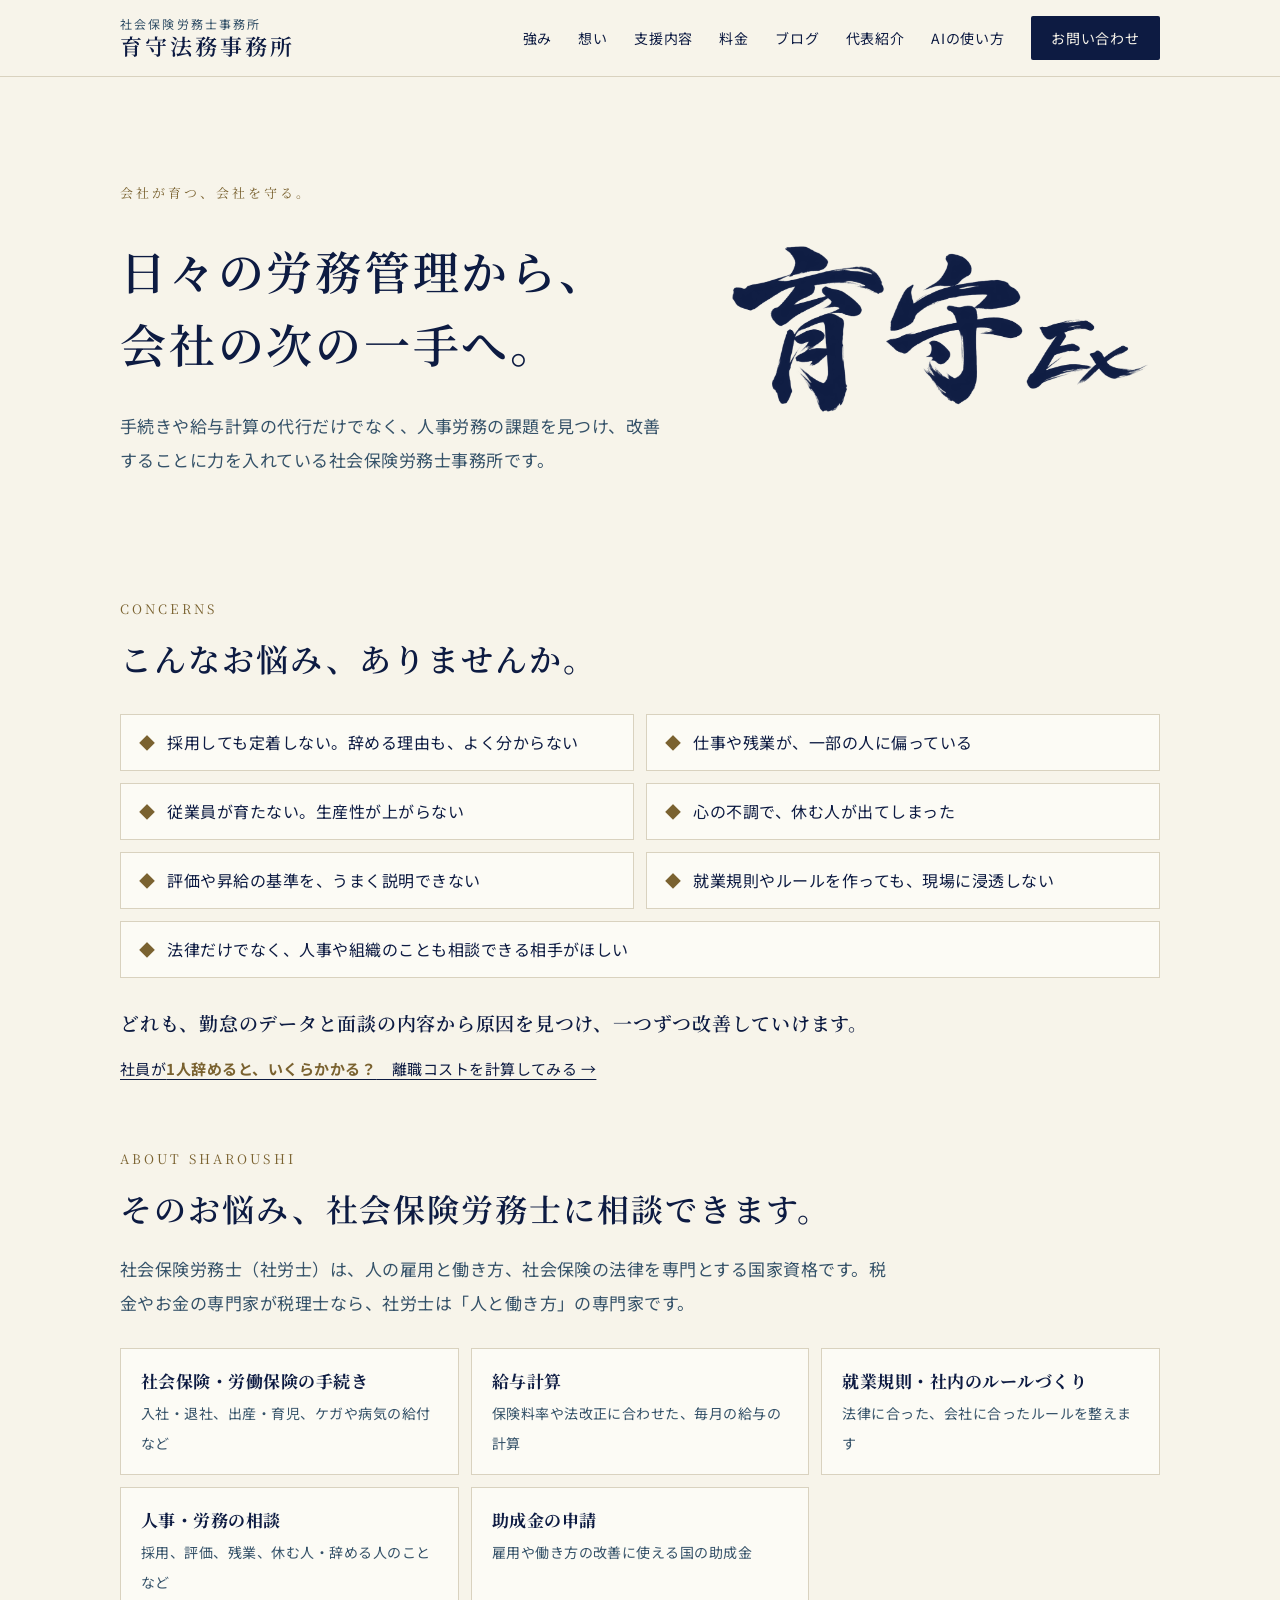
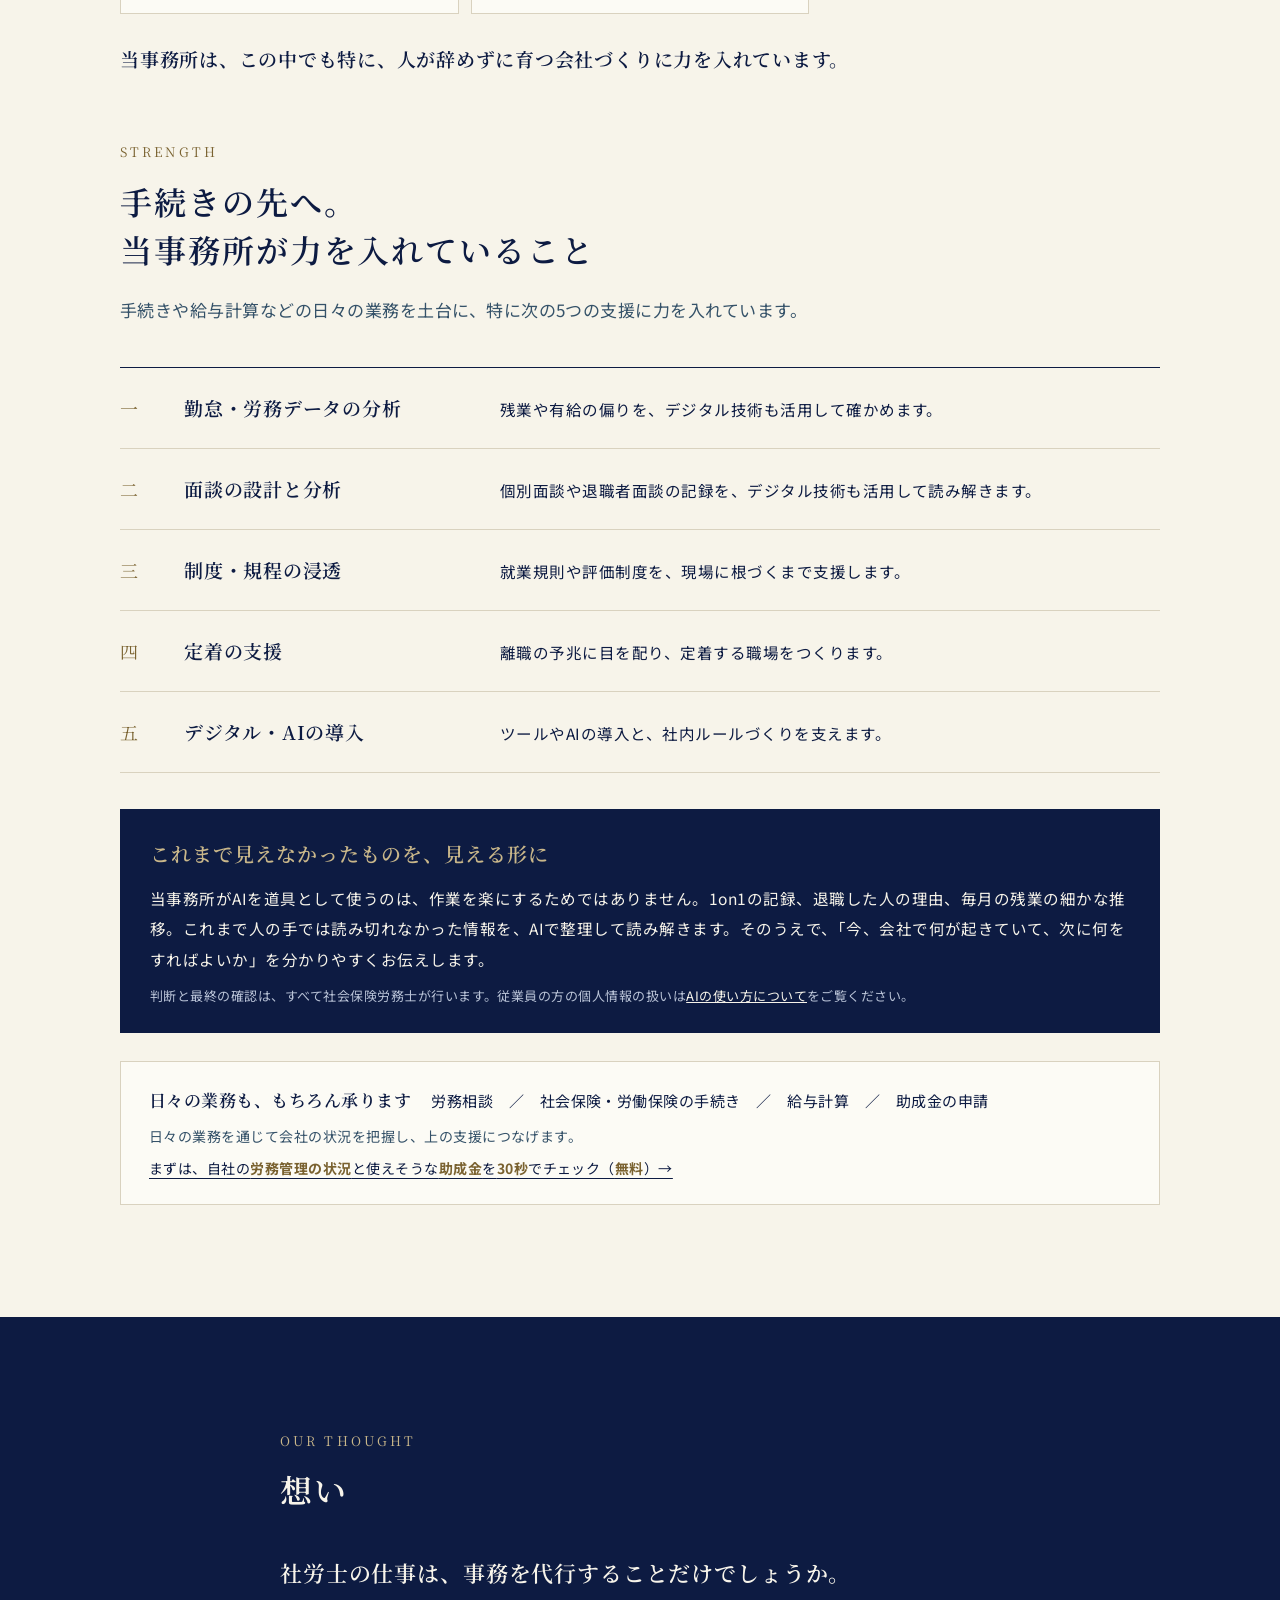
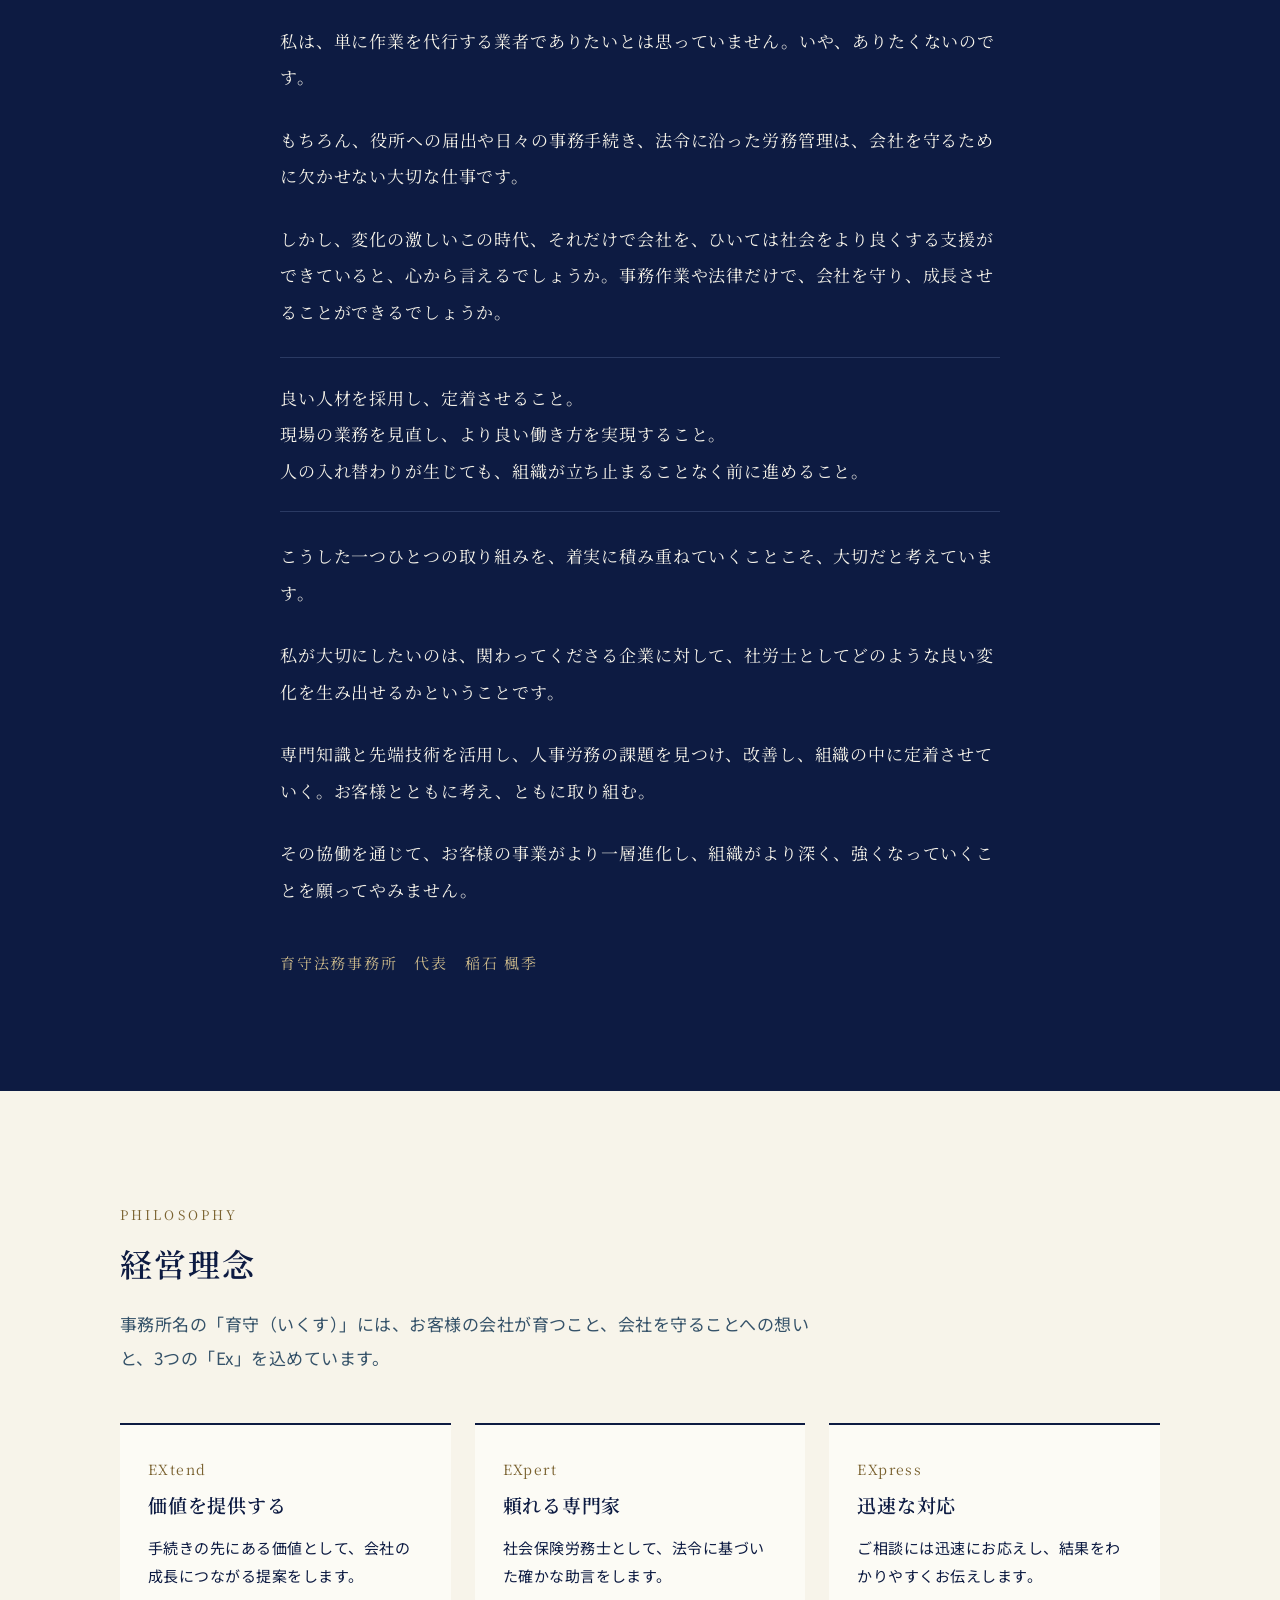
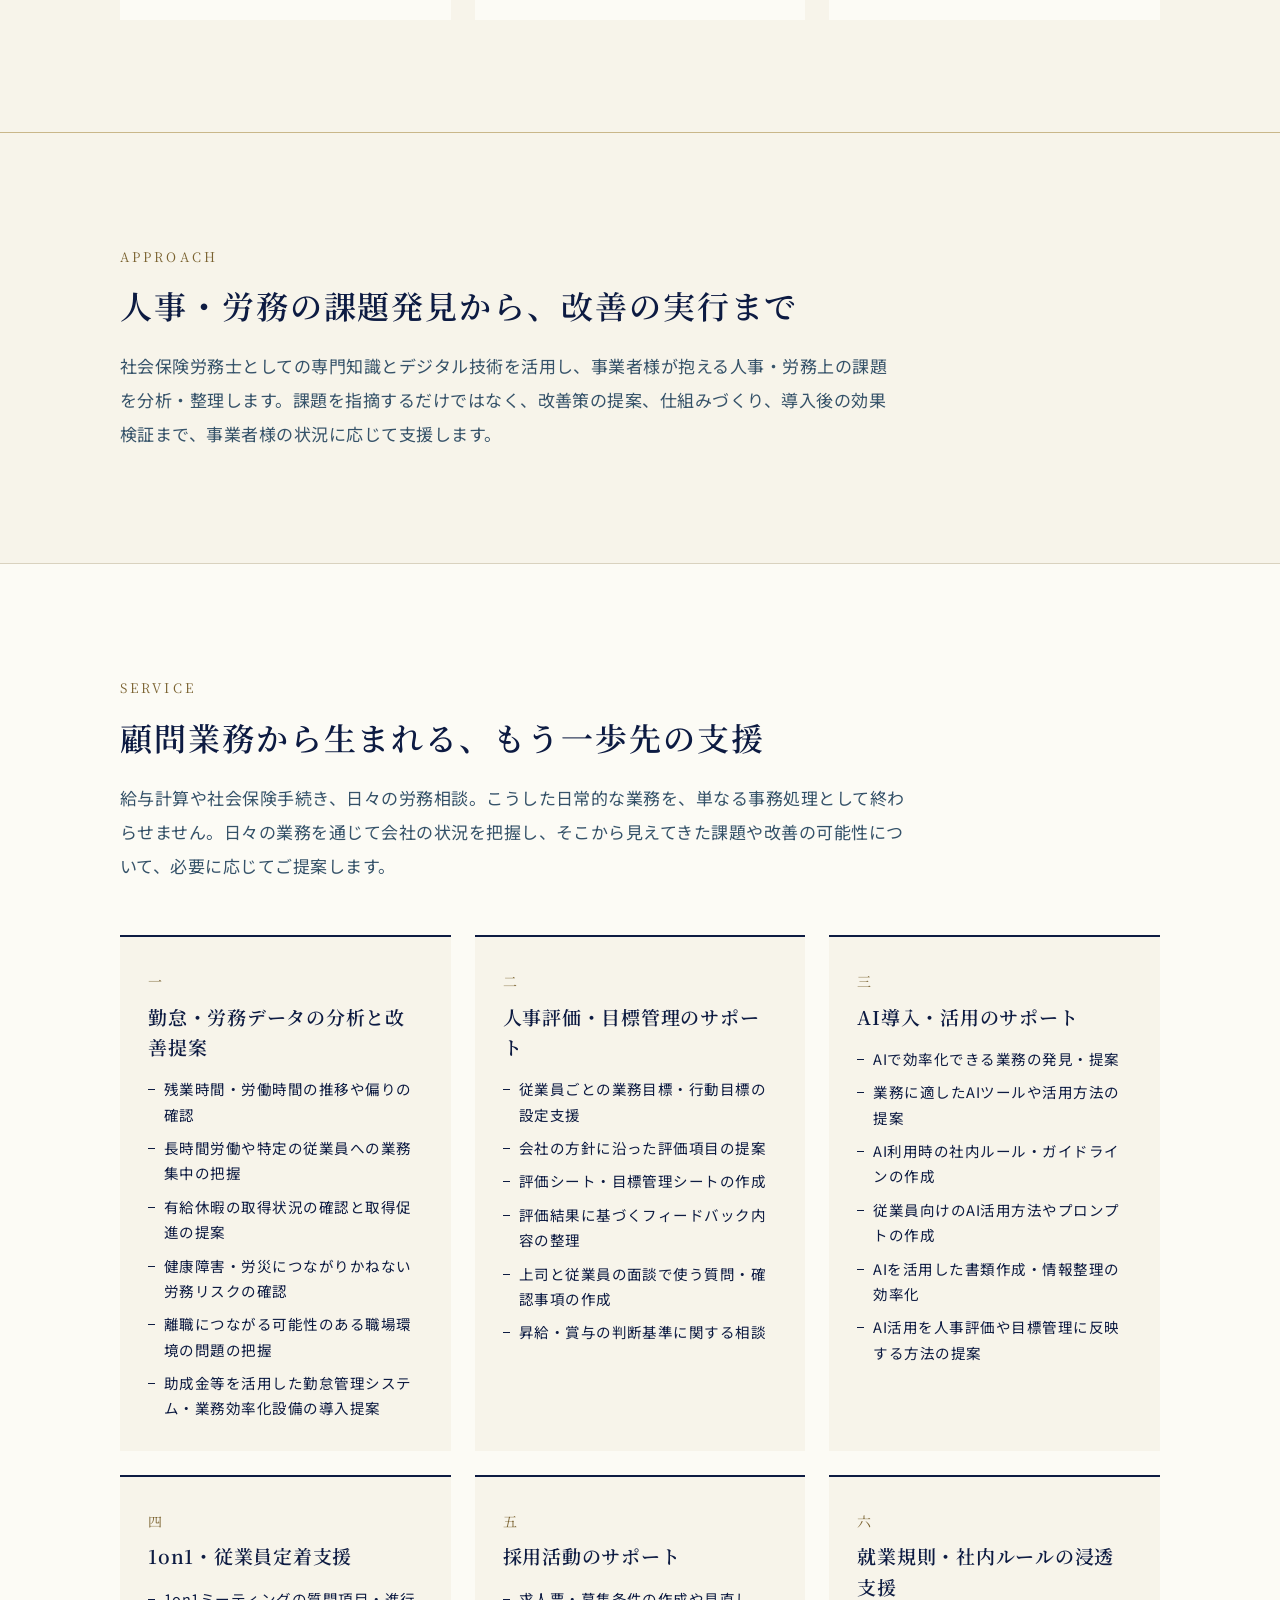
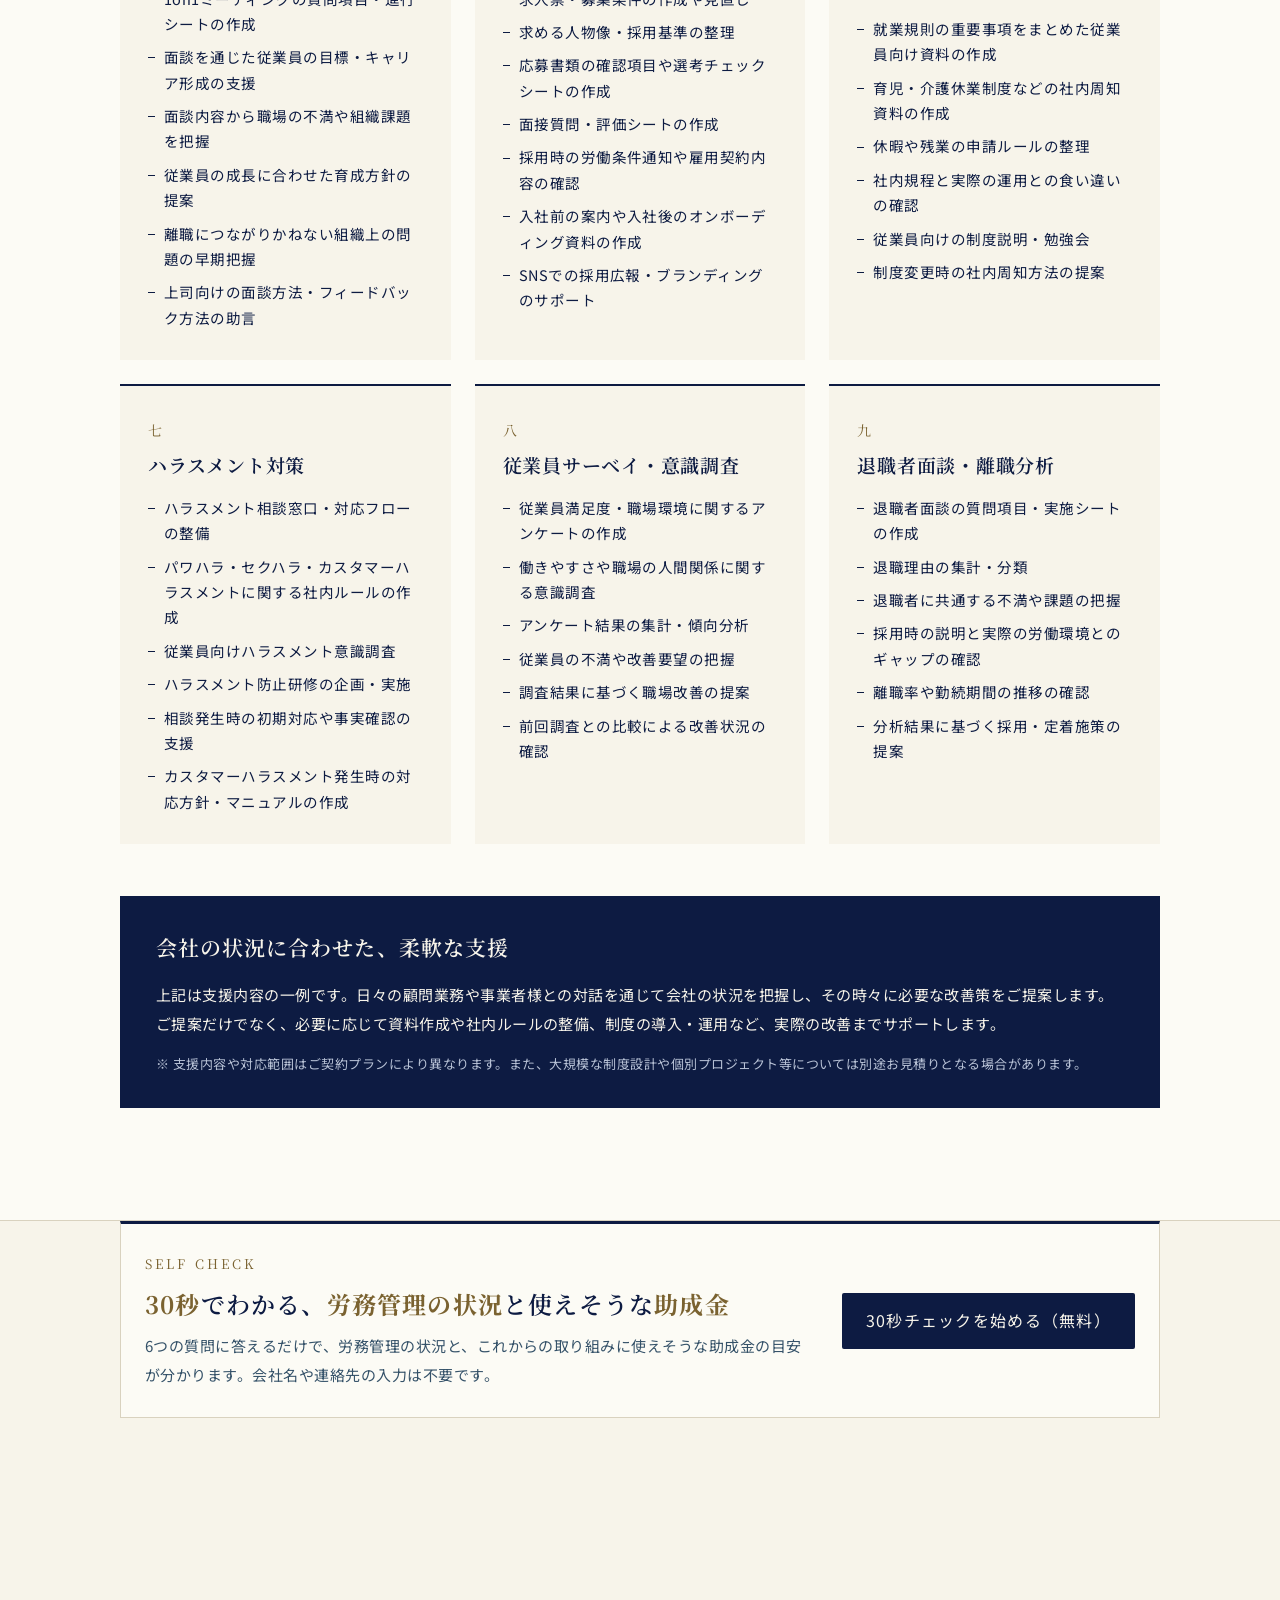
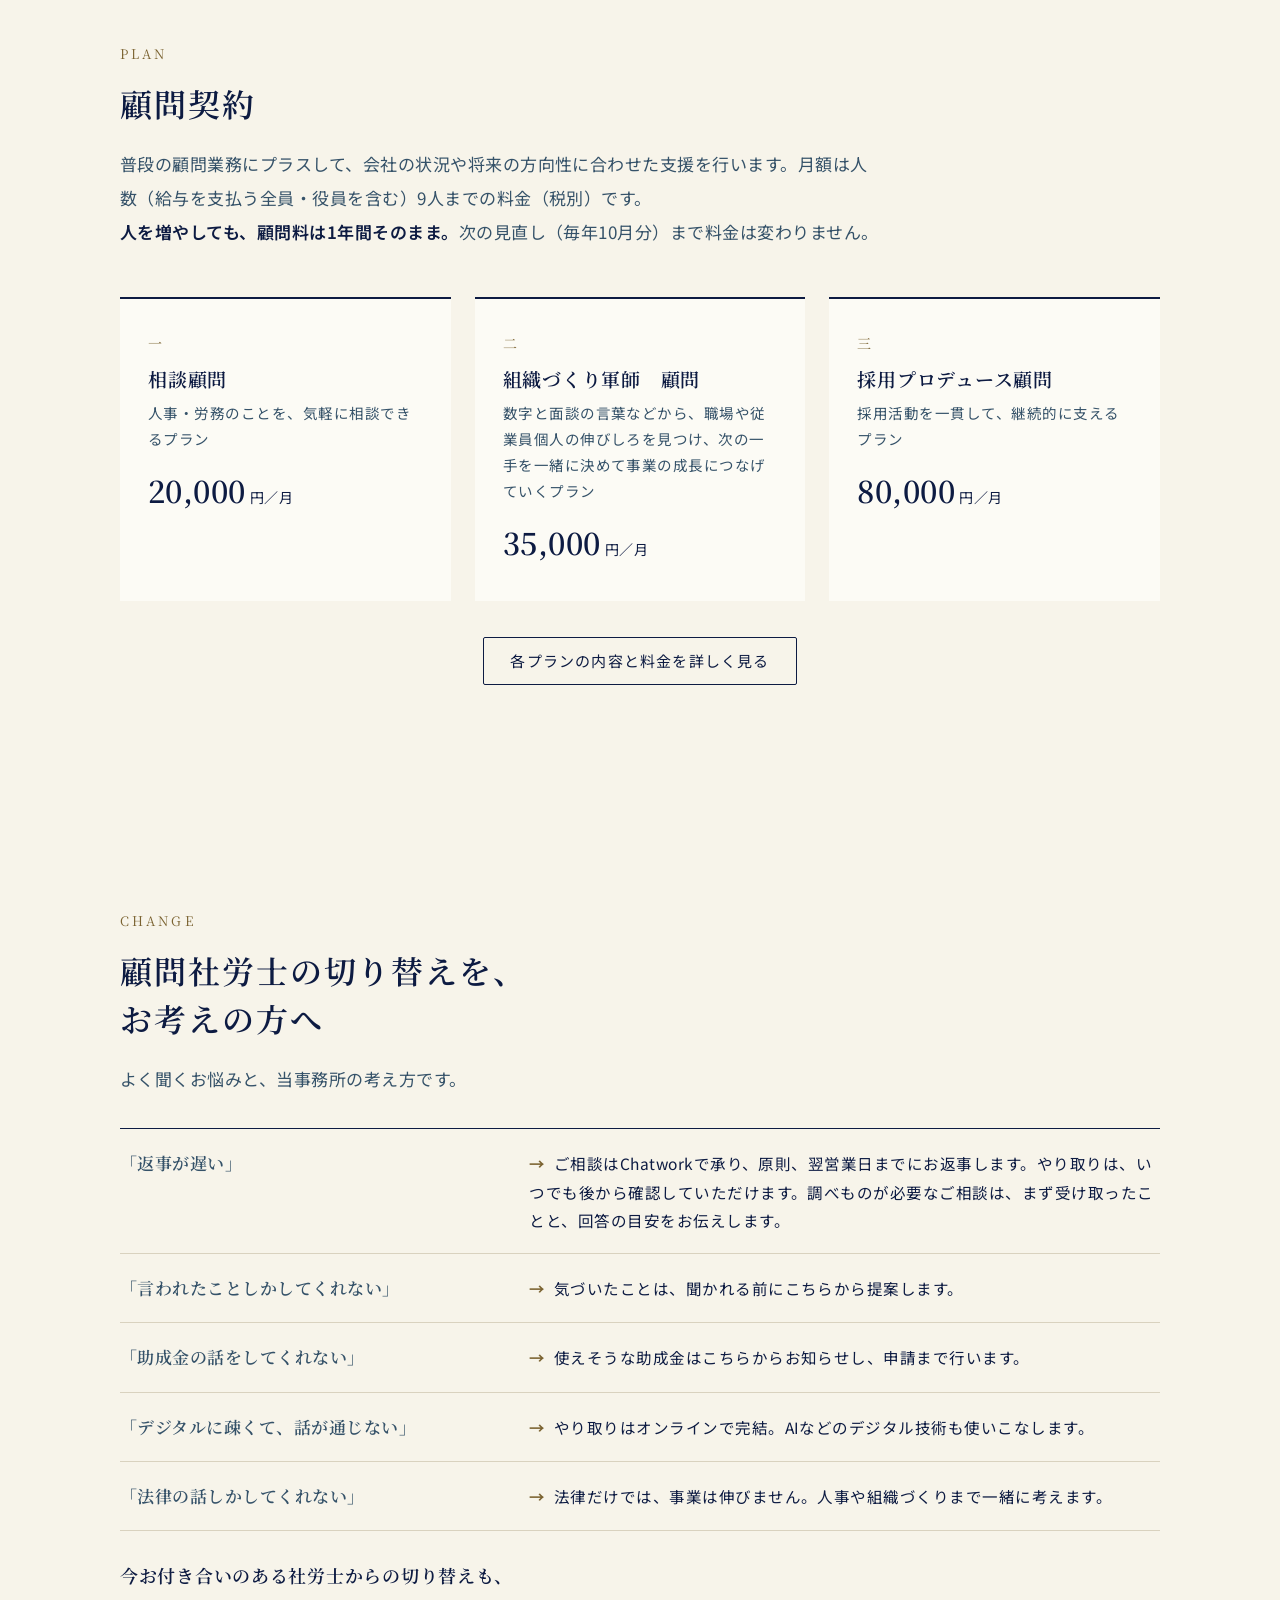
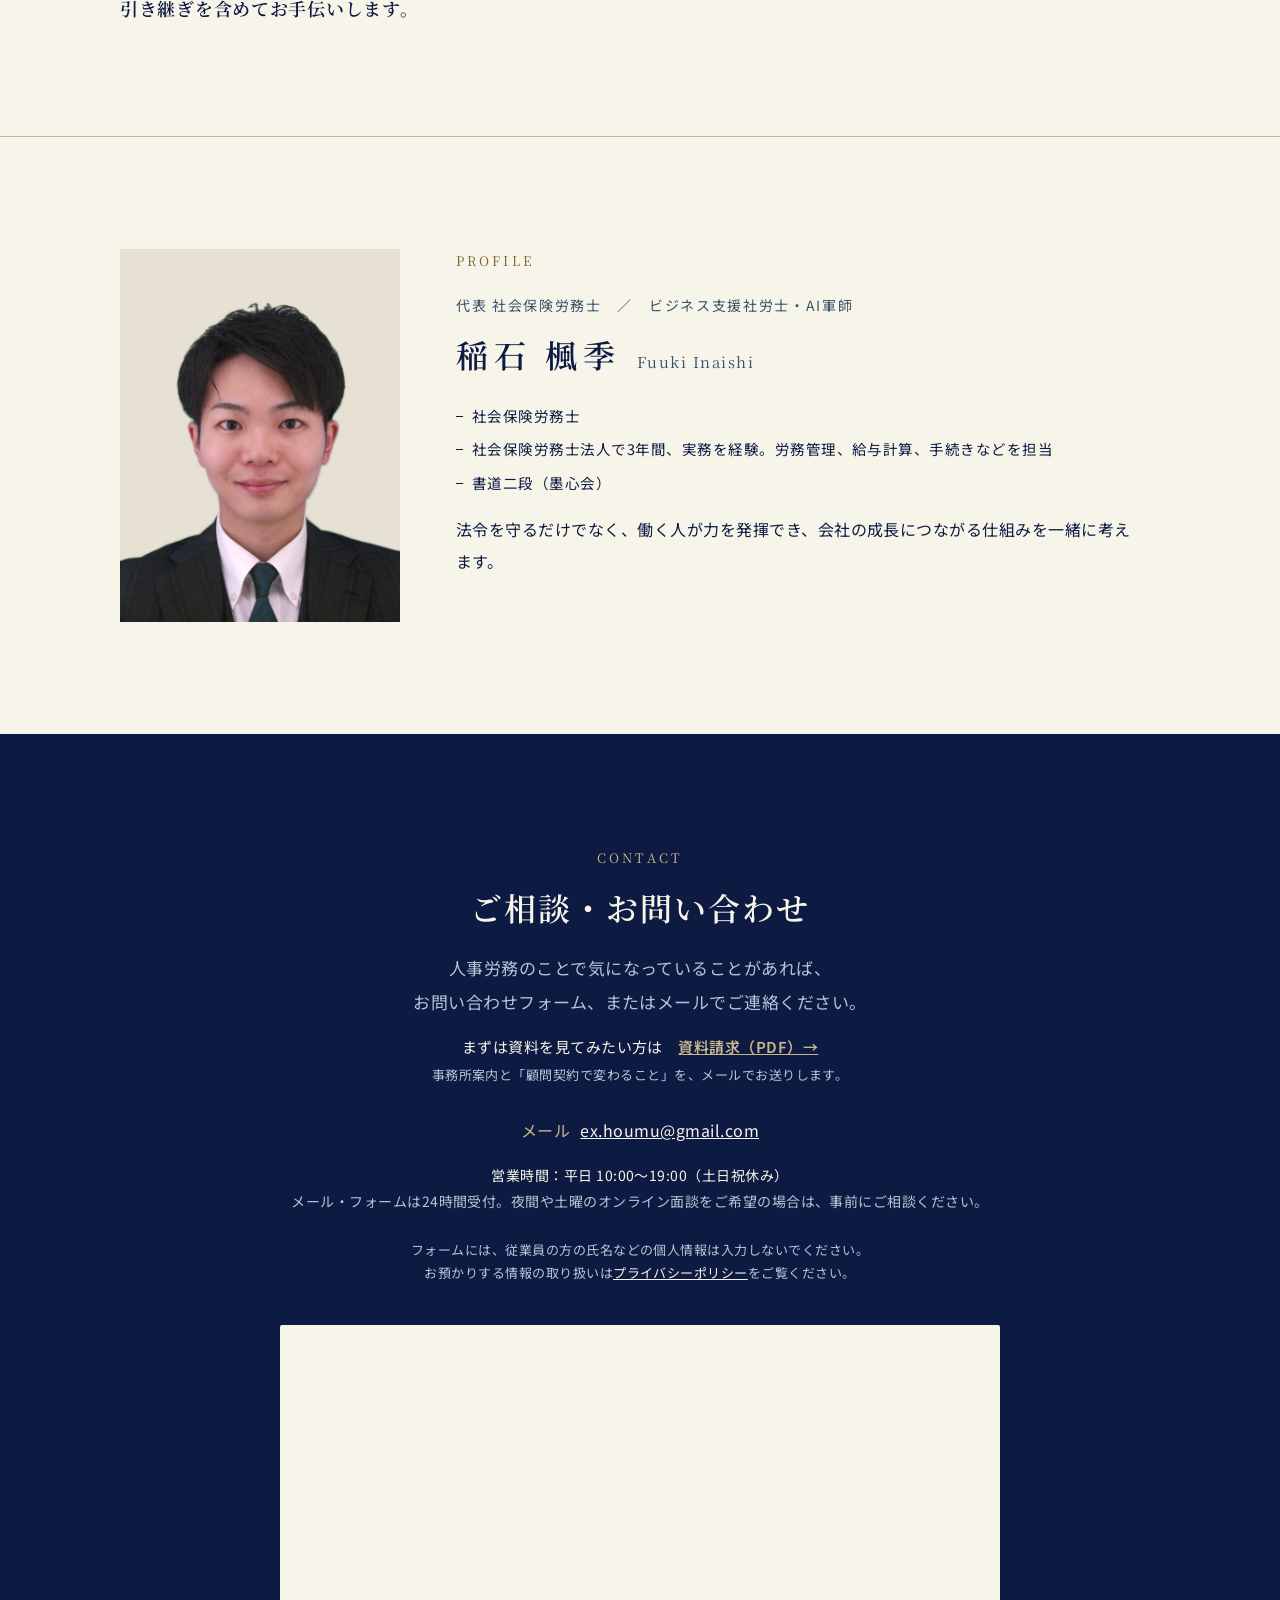
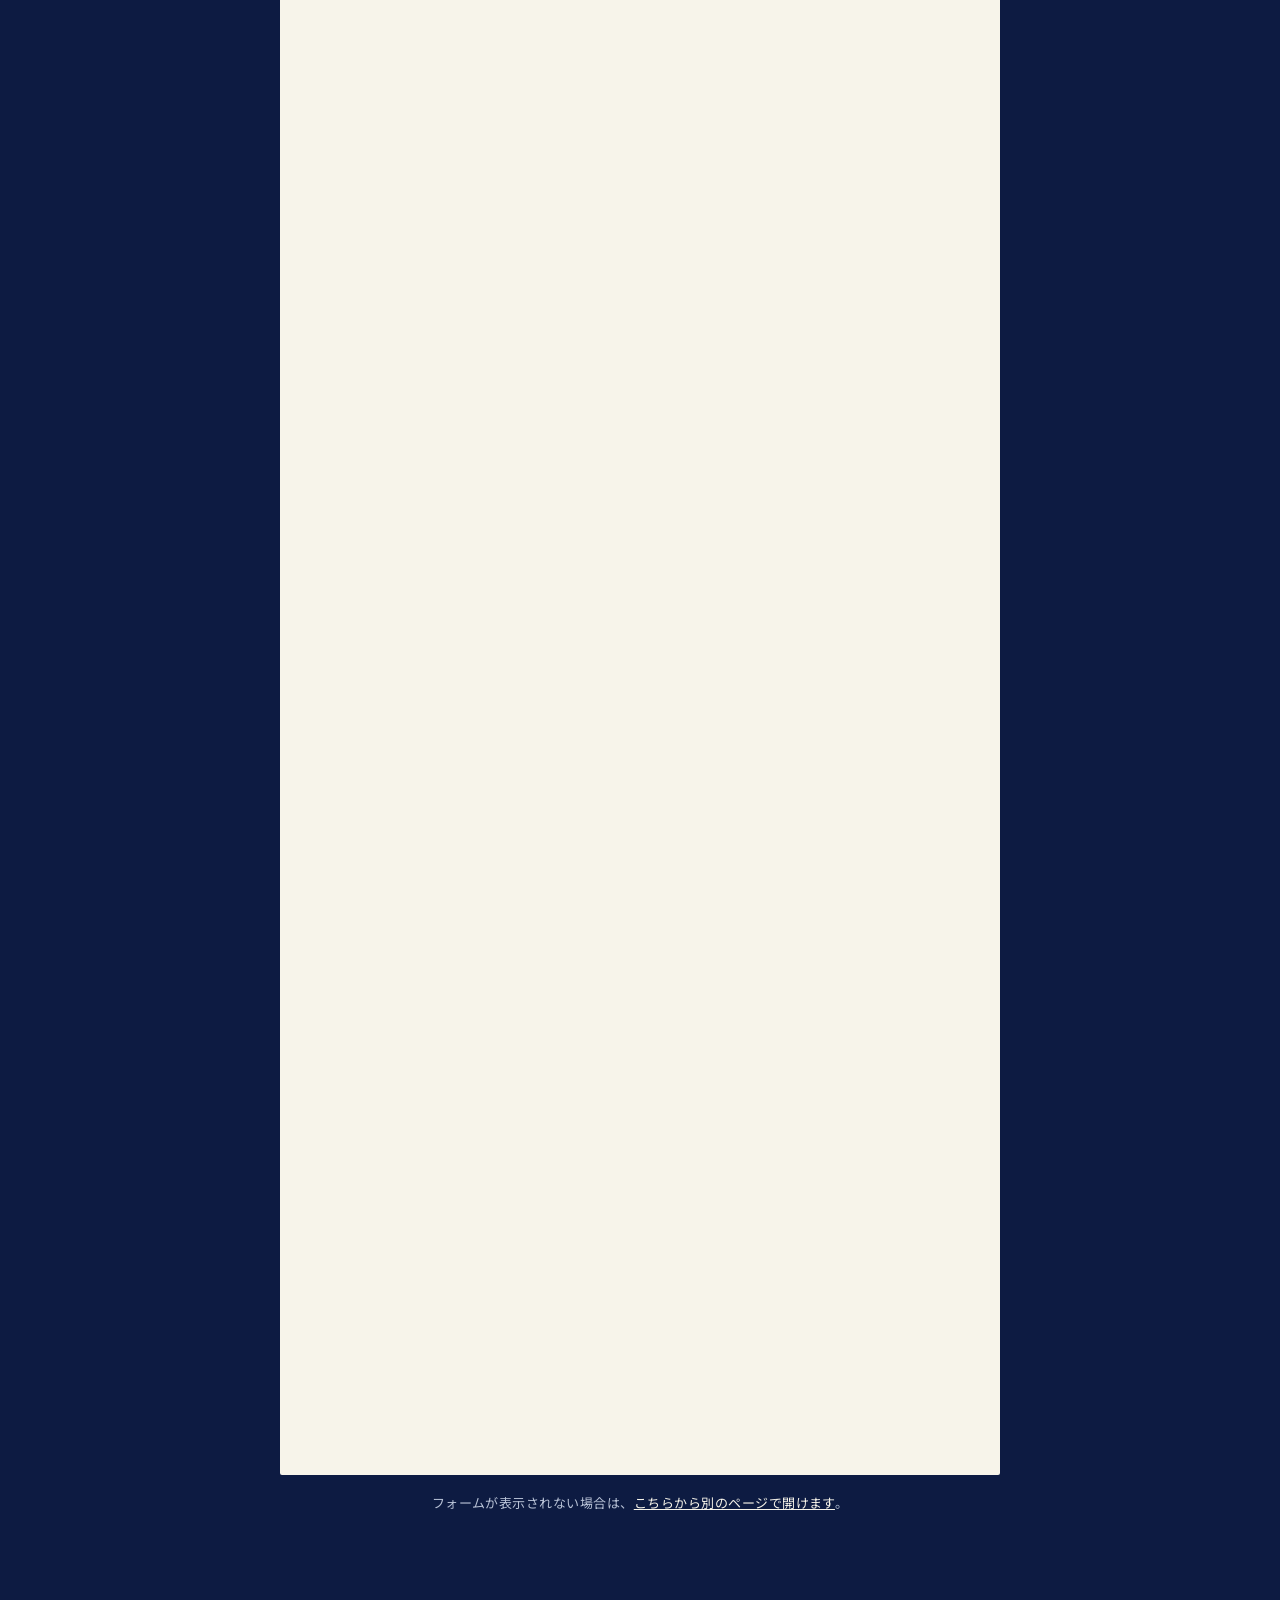
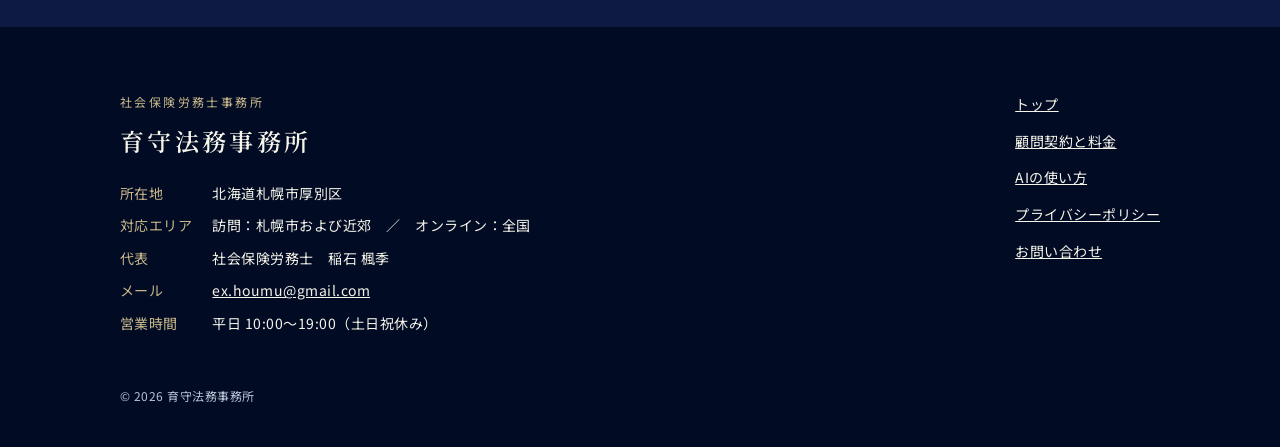
<file: index.html>
<!doctype html>
<html lang="ja">
<head>
<meta charset="utf-8">
<meta name="google-site-verification" content="1Q8kNf5pAzmJHQecJIcSGoiNehBnjy7JvQlyKunHVck" />
<meta name="viewport" content="width=device-width, initial-scale=1">
<title>育守法務事務所｜社会保険労務士事務所（札幌）</title>
<script src="js/qr.js"></script>
<meta name="description" content="札幌市厚別区の社会保険労務士事務所。手続きや給与計算の代行にとどまらず、勤怠データの分析、面談の設計、制度の浸透、定着の支援まで、人事労務の課題発見と改善を支援します。訪問は札幌市と近郊、オンラインは全国対応。">
<meta property="og:type" content="website">
<meta property="og:title" content="育守法務事務所｜社会保険労務士事務所（札幌）">
<meta property="og:description" content="日々の労務管理から、会社の次の一手へ。人事労務の課題を見つけ、改善する社会保険労務士事務所です。">
<meta property="og:url" content="https://exhoumu.github.io/">
<meta property="og:image" content="https://exhoumu.github.io/img/ogp.jpg">
<link rel="icon" type="image/png" href="img/favicon.png">
<link rel="apple-touch-icon" href="img/apple-touch-icon.png">
<link rel="preconnect" href="https://fonts.googleapis.com">
<link rel="preconnect" href="https://fonts.gstatic.com" crossorigin>
<link rel="stylesheet" href="https://fonts.googleapis.com/css2?family=Noto+Sans+JP:wght@400;500&amp;family=Noto+Serif+JP:wght@400;600&amp;display=swap">
<link rel="stylesheet" href="css/site.css">
</head>
<body>
<div class="ik">

  <header class="hd">
    <div class="wrap">
      <a class="logo" href="index.html"><small>社会保険労務士事務所</small><span>育守法務事務所</span></a>
      <nav class="nav" aria-label="メインメニュー">
        <a href="#strength">強み</a>
        <a href="#omoi">想い</a>
        <a href="#service">支援内容</a>
        <a href="price.html">料金</a>
        <a href="blog/">ブログ</a>
        <a href="#profile">代表紹介</a>
        <a href="ai.html">AIの使い方</a>
        <a class="btn" href="#contact">お問い合わせ</a>
      </nav>
    </div>
  </header>

  <main>
  <section class="hero" style="padding: 104px 0 96px">
    <div class="wrap hero-grid" style="display: grid; grid-template-columns: 1.25fr 1fr; gap: 48px; align-items: center">
      <div style="display: flex; flex-direction: column; gap: 28px">
        <p class="eyebrow" style="margin: 0">会社が育つ、会社を守る。</p>
        <h1 class="serif" style="margin: 0; font-weight: 600; font-size: 46px; line-height: 1.6; letter-spacing: 0.06em">日々の労務管理から、<br>会社の次の一手へ。</h1>
        <p class="lead">手続きや給与計算の代行だけでなく、人事労務の課題を見つけ、改善することに力を入れている社会保険労務士事務所です。</p>
      </div>
      <div style="display: flex; justify-content: center">
        <img src="img/ikusu-ex.png" alt="育守 Ex" width="1346" height="545" style="width: 100%; max-width: 420px; height: auto; display: block">
      </div>
    </div>
  </section>

  <section id="nayami" class="sec" style="padding-top: 24px; padding-bottom: 40px">
    <div class="wrap">
      <p class="eyebrow">CONCERNS</p>
      <h2 class="h2">こんなお悩み、ありませんか。</h2>
      <ul style="list-style: none; margin: 32px 0 0; padding: 0; display: grid; grid-template-columns: repeat(auto-fit, minmax(min(380px, 100%), 1fr)); gap: 12px"><li style="display: flex; gap: 12px; align-items: baseline; padding: 14px 18px; background: #FCFBF5; border: 1px solid #D9D2BF; font-size: 16px; line-height: 1.7"><span style="color: #7A6230; flex: none">◆</span><span>採用しても定着しない。辞める理由も、よく分からない</span></li><li style="display: flex; gap: 12px; align-items: baseline; padding: 14px 18px; background: #FCFBF5; border: 1px solid #D9D2BF; font-size: 16px; line-height: 1.7"><span style="color: #7A6230; flex: none">◆</span><span>仕事や残業が、一部の人に偏っている</span></li><li style="display: flex; gap: 12px; align-items: baseline; padding: 14px 18px; background: #FCFBF5; border: 1px solid #D9D2BF; font-size: 16px; line-height: 1.7"><span style="color: #7A6230; flex: none">◆</span><span>従業員が育たない。生産性が上がらない</span></li><li style="display: flex; gap: 12px; align-items: baseline; padding: 14px 18px; background: #FCFBF5; border: 1px solid #D9D2BF; font-size: 16px; line-height: 1.7"><span style="color: #7A6230; flex: none">◆</span><span>心の不調で、休む人が出てしまった</span></li><li style="display: flex; gap: 12px; align-items: baseline; padding: 14px 18px; background: #FCFBF5; border: 1px solid #D9D2BF; font-size: 16px; line-height: 1.7"><span style="color: #7A6230; flex: none">◆</span><span>評価や昇給の基準を、うまく説明できない</span></li><li style="display: flex; gap: 12px; align-items: baseline; padding: 14px 18px; background: #FCFBF5; border: 1px solid #D9D2BF; font-size: 16px; line-height: 1.7"><span style="color: #7A6230; flex: none">◆</span><span>就業規則やルールを作っても、現場に浸透しない</span></li><li style="grid-column: 1 / -1; display: flex; gap: 12px; align-items: baseline; padding: 14px 18px; background: #FCFBF5; border: 1px solid #D9D2BF; font-size: 16px; line-height: 1.7"><span style="color: #7A6230; flex: none">◆</span><span>法律だけでなく、人事や組織のことも相談できる相手がほしい</span></li></ul>
      <p class="serif" style="margin: 28px 0 0; font-size: 19px; font-weight: 600; letter-spacing: 0.04em; line-height: 1.8">どれも、勤怠のデータと面談の内容から原因を見つけ、一つずつ改善していけます。</p>
      <a href="rishoku-cost.html" style="display: inline-block; margin-top: 14px; font-size: 15px; text-underline-offset: 4px">社員が<span style="color: #7A6230; font-weight: 700">1人辞めると、いくらかかる？</span>　離職コストを計算してみる →</a>
    </div>
  </section>

  <section id="sharoushi" class="sec" style="padding-top: 24px; padding-bottom: 40px">
    <div class="wrap">
      <p class="eyebrow">ABOUT SHAROUSHI</p>
      <h2 class="h2">そのお悩み、社会保険労務士に相談できます。</h2>
      <p class="lead" style="max-width: 780px">社会保険労務士（社労士）は、人の雇用と働き方、社会保険の法律を専門とする国家資格です。税金やお金の専門家が税理士なら、社労士は「人と働き方」の専門家です。</p>
      <ul style="list-style: none; margin: 28px 0 0; padding: 0; display: grid; grid-template-columns: repeat(auto-fit, minmax(min(300px, 100%), 1fr)); gap: 12px">
        <li style="background: #FCFBF5; border: 1px solid #D9D2BF; padding: 16px 20px"><b class="serif" style="font-size: 17px">社会保険・労働保険の手続き</b><br><span style="font-size: 14px; color: #355269">入社・退社、出産・育児、ケガや病気の給付など</span></li>
        <li style="background: #FCFBF5; border: 1px solid #D9D2BF; padding: 16px 20px"><b class="serif" style="font-size: 17px">給与計算</b><br><span style="font-size: 14px; color: #355269">保険料率や法改正に合わせた、毎月の給与の計算</span></li>
        <li style="background: #FCFBF5; border: 1px solid #D9D2BF; padding: 16px 20px"><b class="serif" style="font-size: 17px">就業規則・社内のルールづくり</b><br><span style="font-size: 14px; color: #355269">法律に合った、会社に合ったルールを整えます</span></li>
        <li style="background: #FCFBF5; border: 1px solid #D9D2BF; padding: 16px 20px"><b class="serif" style="font-size: 17px">人事・労務の相談</b><br><span style="font-size: 14px; color: #355269">採用、評価、残業、休む人・辞める人のことなど</span></li>
        <li style="background: #FCFBF5; border: 1px solid #D9D2BF; padding: 16px 20px"><b class="serif" style="font-size: 17px">助成金の申請</b><br><span style="font-size: 14px; color: #355269">雇用や働き方の改善に使える国の助成金</span></li>
      </ul>
      <p class="serif" style="margin: 28px 0 0; font-size: 19px; font-weight: 600; letter-spacing: 0.04em; line-height: 1.8">当事務所は、この中でも特に、人が辞めずに育つ会社づくりに力を入れています。</p>
    </div>
  </section>

  <section id="strength" class="sec" style="padding-top: 24px">
    <div class="wrap">
      <p class="eyebrow">STRENGTH</p>
      <h2 class="h2">手続きの先へ。<br>当事務所が力を入れていること</h2>
      <p class="lead" style="max-width: 780px">手続きや給与計算などの日々の業務を土台に、特に次の5つの支援に力を入れています。</p>
      <div style="margin-top: 40px; border-top: 1px solid #0D1B42">
        <div class="str-row"><span class="num">一</span><h3>勤怠・労務データの分析</h3><p>残業や有給の偏りを、デジタル技術も活用して確かめます。</p></div>
        <div class="str-row"><span class="num">二</span><h3>面談の設計と分析</h3><p>個別面談や退職者面談の記録を、デジタル技術も活用して読み解きます。</p></div>
        <div class="str-row"><span class="num">三</span><h3>制度・規程の浸透</h3><p>就業規則や評価制度を、現場に根づくまで支援します。</p></div>
        <div class="str-row"><span class="num">四</span><h3>定着の支援</h3><p>離職の予兆に目を配り、定着する職場をつくります。</p></div>
        <div class="str-row"><span class="num">五</span><h3>デジタル・AIの導入</h3><p>ツールやAIの導入と、社内ルールづくりを支えます。</p></div>
      </div>
      <div style="margin-top: 36px; padding: 26px 30px; background: #0D1B42; color: #F7F4EA; display: flex; flex-direction: column; gap: 10px">
        <p class="serif" style="margin: 0; font-weight: 600; font-size: 20px; letter-spacing: 0.05em; color: #C9B78A">これまで見えなかったものを、見える形に</p>
        <p style="margin: 0; font-size: 15.5px; line-height: 1.95">当事務所がAIを道具として使うのは、作業を楽にするためではありません。1on1の記録、退職した人の理由、毎月の残業の細かな推移。これまで人の手では読み切れなかった情報を、AIで整理して読み解きます。そのうえで、「今、会社で何が起きていて、次に何をすればよいか」を分かりやすくお伝えします。</p>
        <p style="margin: 0; font-size: 13px; line-height: 1.8; color: #B8C2D6">判断と最終の確認は、すべて社会保険労務士が行います。従業員の方の個人情報の扱いは<a href="ai.html" style="color: #F7F4EA">AIの使い方について</a>をご覧ください。</p>
      </div>
      <div style="margin-top: 28px; padding: 22px 28px; background: #FCFBF5; border: 1px solid #D9D2BF; display: flex; flex-wrap: wrap; gap: 6px 20px; align-items: baseline">
        <span class="serif" style="font-weight: 600; font-size: 17px">日々の業務も、もちろん承ります</span>
        <span style="font-size: 15px">労務相談　／　社会保険・労働保険の手続き　／　給与計算　／　助成金の申請</span>
        <span style="font-size: 14px; color: #355269; flex-basis: 100%">日々の業務を通じて会社の状況を把握し、上の支援につなげます。</span>
        <a href="check.html" style="font-size: 14px; flex-basis: 100%; text-underline-offset: 4px">まずは、自社の<span style="color: #7A6230; font-weight: 700">労務管理の状況</span>と使えそうな<span style="color: #7A6230; font-weight: 700">助成金</span>を<span style="color: #7A6230; font-weight: 700">30秒</span>でチェック（<span style="color: #7A6230; font-weight: 700">無料</span>）→</a>
      </div>
    </div>
  </section>

  <section id="omoi" class="sec deep">
    <div class="wrap" style="max-width: 800px">
      <p class="eyebrow">OUR THOUGHT</p>
      <h2 class="h2">想い</h2>
      <div class="serif" style="display: flex; flex-direction: column; gap: 26px; font-size: 17px; line-height: 2.15; letter-spacing: 0.05em; margin-top: 36px">
        <p style="margin: 0; font-size: 22px; font-weight: 600">社労士の仕事は、事務を代行することだけでしょうか。</p>
        <p style="margin: 0">私は、単に作業を代行する業者でありたいとは思っていません。いや、ありたくないのです。</p>
        <p style="margin: 0">もちろん、役所への届出や日々の事務手続き、法令に沿った労務管理は、会社を守るために欠かせない大切な仕事です。</p>
        <p style="margin: 0">しかし、変化の激しいこの時代、それだけで会社を、ひいては社会をより良くする支援ができていると、心から言えるでしょうか。事務作業や法律だけで、会社を守り、成長させることができるでしょうか。</p>
        <p style="margin: 0; padding: 22px 0; border-top: 1px solid #2A3A63; border-bottom: 1px solid #2A3A63">良い人材を採用し、定着させること。<br>現場の業務を見直し、より良い働き方を実現すること。<br>人の入れ替わりが生じても、組織が立ち止まることなく前に進めること。</p>
        <p style="margin: 0">こうした一つひとつの取り組みを、着実に積み重ねていくことこそ、大切だと考えています。</p>
        <p style="margin: 0">私が大切にしたいのは、関わってくださる企業に対して、社労士としてどのような良い変化を生み出せるかということです。</p>
        <p style="margin: 0">専門知識と先端技術を活用し、人事労務の課題を見つけ、改善し、組織の中に定着させていく。お客様とともに考え、ともに取り組む。</p>
        <p style="margin: 0">その協働を通じて、お客様の事業がより一層進化し、組織がより深く、強くなっていくことを願ってやみません。</p>
        <p style="margin: 12px 0 0; font-size: 15px; color: #C9B78A; letter-spacing: 0.12em">育守法務事務所　代表　稲石 楓季</p>
      </div>
    </div>
  </section>

  <section class="sec">
    <div class="wrap">
      <p class="eyebrow">PHILOSOPHY</p>
      <h2 class="h2">経営理念</h2>
      <p class="lead" style="max-width: 720px">事務所名の「育守（いくす）」には、お客様の会社が育つこと、会社を守ることへの想いと、3つの「Ex」を込めています。</p>
      <div class="grid3" style="margin-top: 48px">
        <div class="card"><span class="num">EXtend</span><h3>価値を提供する</h3><p style="margin: 0; font-size: 15px; line-height: 1.85">手続きの先にある価値として、会社の成長につながる提案をします。</p></div>
        <div class="card"><span class="num">EXpert</span><h3>頼れる専門家</h3><p style="margin: 0; font-size: 15px; line-height: 1.85">社会保険労務士として、法令に基づいた確かな助言をします。</p></div>
        <div class="card"><span class="num">EXpress</span><h3>迅速な対応</h3><p style="margin: 0; font-size: 15px; line-height: 1.85">ご相談には迅速にお応えし、結果をわかりやすくお伝えします。</p></div>
      </div>
    </div>
  </section>

  <hr class="rule">

  <section class="sec">
    <div class="wrap">
      <p class="eyebrow">APPROACH</p>
      <h2 class="h2">人事・労務の課題発見から、改善の実行まで</h2>
      <p class="lead" style="max-width: 780px">社会保険労務士としての専門知識とデジタル技術を活用し、事業者様が抱える人事・労務上の課題を分析・整理します。課題を指摘するだけではなく、改善策の提案、仕組みづくり、導入後の効果検証まで、事業者様の状況に応じて支援します。</p>
    </div>
  </section>

  <section id="service" class="sec" style="background: #FCFBF5; border-top: 1px solid #D9D2BF; border-bottom: 1px solid #D9D2BF">
    <div class="wrap">
      <p class="eyebrow">SERVICE</p>
      <h2 class="h2">顧問業務から生まれる、もう一歩先の支援</h2>
      <p class="lead" style="max-width: 800px">給与計算や社会保険手続き、日々の労務相談。こうした日常的な業務を、単なる事務処理として終わらせません。日々の業務を通じて会社の状況を把握し、そこから見えてきた課題や改善の可能性について、必要に応じてご提案します。</p>
      <div class="grid3" style="margin-top: 52px">
        <div class="card" style="background: #F7F4EA"><span class="num">一</span><h3>勤怠・労務データの分析と改善提案</h3>
          <ul class="list"><li>残業時間・労働時間の推移や偏りの確認</li><li>長時間労働や特定の従業員への業務集中の把握</li><li>有給休暇の取得状況の確認と取得促進の提案</li><li>健康障害・労災につながりかねない労務リスクの確認</li><li>離職につながる可能性のある職場環境の問題の把握</li><li>助成金等を活用した勤怠管理システム・業務効率化設備の導入提案</li></ul></div>
        <div class="card" style="background: #F7F4EA"><span class="num">二</span><h3>人事評価・目標管理のサポート</h3>
          <ul class="list"><li>従業員ごとの業務目標・行動目標の設定支援</li><li>会社の方針に沿った評価項目の提案</li><li>評価シート・目標管理シートの作成</li><li>評価結果に基づくフィードバック内容の整理</li><li>上司と従業員の面談で使う質問・確認事項の作成</li><li>昇給・賞与の判断基準に関する相談</li></ul></div>
        <div class="card" style="background: #F7F4EA"><span class="num">三</span><h3>AI導入・活用のサポート</h3>
          <ul class="list"><li>AIで効率化できる業務の発見・提案</li><li>業務に適したAIツールや活用方法の提案</li><li>AI利用時の社内ルール・ガイドラインの作成</li><li>従業員向けのAI活用方法やプロンプトの作成</li><li>AIを活用した書類作成・情報整理の効率化</li><li>AI活用を人事評価や目標管理に反映する方法の提案</li></ul></div>
        <div class="card" style="background: #F7F4EA"><span class="num">四</span><h3>1on1・従業員定着支援</h3>
          <ul class="list"><li>1on1ミーティングの質問項目・進行シートの作成</li><li>面談を通じた従業員の目標・キャリア形成の支援</li><li>面談内容から職場の不満や組織課題を把握</li><li>従業員の成長に合わせた育成方針の提案</li><li>離職につながりかねない組織上の問題の早期把握</li><li>上司向けの面談方法・フィードバック方法の助言</li></ul></div>
        <div class="card" style="background: #F7F4EA"><span class="num">五</span><h3>採用活動のサポート</h3>
          <ul class="list"><li>求人票・募集条件の作成や見直し</li><li>求める人物像・採用基準の整理</li><li>応募書類の確認項目や選考チェックシートの作成</li><li>面接質問・評価シートの作成</li><li>採用時の労働条件通知や雇用契約内容の確認</li><li>入社前の案内や入社後のオンボーディング資料の作成</li><li>SNSでの採用広報・ブランディングのサポート</li></ul></div>
        <div class="card" style="background: #F7F4EA"><span class="num">六</span><h3>就業規則・社内ルールの浸透支援</h3>
          <ul class="list"><li>就業規則の重要事項をまとめた従業員向け資料の作成</li><li>育児・介護休業制度などの社内周知資料の作成</li><li>休暇や残業の申請ルールの整理</li><li>社内規程と実際の運用との食い違いの確認</li><li>従業員向けの制度説明・勉強会</li><li>制度変更時の社内周知方法の提案</li></ul></div>
        <div class="card" style="background: #F7F4EA"><span class="num">七</span><h3>ハラスメント対策</h3>
          <ul class="list"><li>ハラスメント相談窓口・対応フローの整備</li><li>パワハラ・セクハラ・カスタマーハラスメントに関する社内ルールの作成</li><li>従業員向けハラスメント意識調査</li><li>ハラスメント防止研修の企画・実施</li><li>相談発生時の初期対応や事実確認の支援</li><li>カスタマーハラスメント発生時の対応方針・マニュアルの作成</li></ul></div>
        <div class="card" style="background: #F7F4EA"><span class="num">八</span><h3>従業員サーベイ・意識調査</h3>
          <ul class="list"><li>従業員満足度・職場環境に関するアンケートの作成</li><li>働きやすさや職場の人間関係に関する意識調査</li><li>アンケート結果の集計・傾向分析</li><li>従業員の不満や改善要望の把握</li><li>調査結果に基づく職場改善の提案</li><li>前回調査との比較による改善状況の確認</li></ul></div>
        <div class="card" style="background: #F7F4EA"><span class="num">九</span><h3>退職者面談・離職分析</h3>
          <ul class="list"><li>退職者面談の質問項目・実施シートの作成</li><li>退職理由の集計・分類</li><li>退職者に共通する不満や課題の把握</li><li>採用時の説明と実際の労働環境とのギャップの確認</li><li>離職率や勤続期間の推移の確認</li><li>分析結果に基づく採用・定着施策の提案</li></ul></div>
      </div>
      <div style="margin-top: 52px; padding: 32px 36px; background: #0D1B42; color: #F7F4EA">
        <h3 class="serif" style="margin: 0 0 12px; font-weight: 600; font-size: 21px; letter-spacing: 0.05em">会社の状況に合わせた、柔軟な支援</h3>
        <p style="margin: 0; font-size: 15px; line-height: 1.95">上記は支援内容の一例です。日々の顧問業務や事業者様との対話を通じて会社の状況を把握し、その時々に必要な改善策をご提案します。ご提案だけでなく、必要に応じて資料作成や社内ルールの整備、制度の導入・運用など、実際の改善までサポートします。</p>
        <p style="margin: 14px 0 0; font-size: 13px; line-height: 1.8; color: #B8C2D6">※ 支援内容や対応範囲はご契約プランにより異なります。また、大規模な制度設計や個別プロジェクト等については別途お見積りとなる場合があります。</p>
      </div>
    </div>
  </section>

  <section class="sec" style="padding-top: 0">
    <div class="wrap">
      <div style="border: 1px solid #D9D2BF; border-top: 3px solid #0D1B42; background: #FCFBF5; padding: 28px 24px; display: flex; flex-wrap: wrap; gap: 20px 40px; align-items: center; justify-content: space-between">
        <div style="flex: 1 1 420px; display: flex; flex-direction: column; gap: 10px">
          <p class="eyebrow" style="margin: 0">SELF CHECK</p>
          <h2 class="serif" style="margin: 0; font-weight: 600; font-size: 24px; line-height: 1.5; letter-spacing: 0.05em"><span style="color: #7A6230; font-weight: 700">30秒</span>でわかる、<span style="color: #7A6230; font-weight: 700">労務管理の状況</span>と使えそうな<span style="color: #7A6230; font-weight: 700">助成金</span></h2>
          <p style="margin: 0; font-size: 15px; line-height: 1.9; color: #355269">6つの質問に答えるだけで、労務管理の状況と、これからの取り組みに使えそうな助成金の目安が分かります。会社名や連絡先の入力は不要です。</p>
        </div>
        <a class="btn" href="check.html" style="min-height: 56px; padding: 0 24px; font-size: 16px">30秒チェックを始める（無料）</a>
      </div>
    </div>
  </section>

  <section class="sec">
    <div class="wrap">
      <p class="eyebrow">PLAN</p>
      <h2 class="h2">顧問契約</h2>
      <p class="lead" style="max-width: 760px">普段の顧問業務にプラスして、会社の状況や将来の方向性に合わせた支援を行います。月額は人数（給与を支払う全員・役員を含む）9人までの料金（税別）です。<br><strong style="font-weight: 600; color: #0D1B42">人を増やしても、顧問料は1年間そのまま。</strong>次の見直し（毎年10月分）まで料金は変わりません。</p>
      <div class="grid3" style="margin-top: 48px">
        <div class="card"><span class="num">一</span><h3 style="margin-bottom: 6px">相談顧問</h3><p style="margin: 0; font-size: 14.5px; line-height: 1.8; color: #355269">人事・労務のことを、気軽に相談できるプラン</p><p class="price">20,000<small>円／月</small></p></div>
        <div class="card"><span class="num">二</span><h3 style="margin-bottom: 6px">組織づくり軍師　顧問</h3><p style="margin: 0; font-size: 14.5px; line-height: 1.8; color: #355269">数字と面談の言葉などから、職場や従業員個人の伸びしろを見つけ、次の一手を一緒に決めて事業の成長につなげていくプラン</p><p class="price">35,000<small>円／月</small></p></div>
        <div class="card"><span class="num">三</span><h3 style="margin-bottom: 6px">採用プロデュース顧問</h3><p style="margin: 0; font-size: 14.5px; line-height: 1.8; color: #355269">採用活動を一貫して、継続的に支えるプラン</p><p class="price">80,000<small>円／月</small></p></div>
      </div>
      <div style="margin-top: 36px; display: flex; justify-content: center">
        <a class="btn line" href="price.html">各プランの内容と料金を詳しく見る</a>
      </div>
    </div>
  </section>

  <section id="switch" class="sec">
    <div class="wrap">
      <p class="eyebrow">CHANGE</p>
      <h2 class="h2">顧問社労士の切り替えを、<br>お考えの方へ</h2>
      <p class="lead" style="max-width: 780px">よく聞くお悩みと、当事務所の考え方です。</p>
      <div style="margin-top: 32px; border-top: 1px solid #0D1B42">
        <div style="display: flex; flex-wrap: wrap; gap: 4px 24px; align-items: baseline; padding: 18px 0; border-bottom: 1px solid #D9D2BF"><span class="serif" style="flex: 1 1 260px; font-weight: 600; font-size: 17px; color: #355269">「返事が遅い」</span><span style="flex: 2 1 380px; font-size: 15.5px; line-height: 1.85"><span style="color: #7A6230; font-weight: 700; margin-right: 8px">→</span>ご相談はChatworkで承り、原則、翌営業日までにお返事します。やり取りは、いつでも後から確認していただけます。調べものが必要なご相談は、まず受け取ったことと、回答の目安をお伝えします。</span></div>
        <div style="display: flex; flex-wrap: wrap; gap: 4px 24px; align-items: baseline; padding: 18px 0; border-bottom: 1px solid #D9D2BF"><span class="serif" style="flex: 1 1 260px; font-weight: 600; font-size: 17px; color: #355269">「言われたことしかしてくれない」</span><span style="flex: 2 1 380px; font-size: 15.5px; line-height: 1.85"><span style="color: #7A6230; font-weight: 700; margin-right: 8px">→</span>気づいたことは、聞かれる前にこちらから提案します。</span></div>
        <div style="display: flex; flex-wrap: wrap; gap: 4px 24px; align-items: baseline; padding: 18px 0; border-bottom: 1px solid #D9D2BF"><span class="serif" style="flex: 1 1 260px; font-weight: 600; font-size: 17px; color: #355269">「助成金の話をしてくれない」</span><span style="flex: 2 1 380px; font-size: 15.5px; line-height: 1.85"><span style="color: #7A6230; font-weight: 700; margin-right: 8px">→</span>使えそうな助成金はこちらからお知らせし、申請まで行います。</span></div>
        <div style="display: flex; flex-wrap: wrap; gap: 4px 24px; align-items: baseline; padding: 18px 0; border-bottom: 1px solid #D9D2BF"><span class="serif" style="flex: 1 1 260px; font-weight: 600; font-size: 17px; color: #355269">「デジタルに疎くて、話が通じない」</span><span style="flex: 2 1 380px; font-size: 15.5px; line-height: 1.85"><span style="color: #7A6230; font-weight: 700; margin-right: 8px">→</span>やり取りはオンラインで完結。AIなどのデジタル技術も使いこなします。</span></div>
        <div style="display: flex; flex-wrap: wrap; gap: 4px 24px; align-items: baseline; padding: 18px 0; border-bottom: 1px solid #D9D2BF"><span class="serif" style="flex: 1 1 260px; font-weight: 600; font-size: 17px; color: #355269">「法律の話しかしてくれない」</span><span style="flex: 2 1 380px; font-size: 15.5px; line-height: 1.85"><span style="color: #7A6230; font-weight: 700; margin-right: 8px">→</span>法律だけでは、事業は伸びません。人事や組織づくりまで一緒に考えます。</span></div>
      </div>
      <p class="serif" style="margin: 28px 0 0; font-weight: 600; font-size: 18px; line-height: 1.8; letter-spacing: 0.04em">今お付き合いのある社労士からの切り替えも、<br class="pc-only">引き継ぎを含めてお手伝いします。</p>
    </div>
  </section>

  <hr class="rule">

  <section id="profile" class="sec">
    <div class="wrap prof" style="display: grid; grid-template-columns: 280px 1fr; gap: 56px; align-items: start">
      <img src="img/inaishi.jpg" alt="代表 稲石 楓季" width="600" height="800" style="width: 100%; max-width: 280px; height: auto; aspect-ratio: 3 / 4; object-fit: cover; object-position: 50% 30%; display: block">
      <div style="display: flex; flex-direction: column; gap: 18px">
        <p class="eyebrow" style="margin: 0">PROFILE</p>
        <div>
          <p style="margin: 0; font-size: 14px; letter-spacing: 0.12em; color: #355269"><span style="display: inline-block">代表 社会保険労務士　／</span>　<span style="display: inline-block">ビジネス支援社労士・AI軍師</span></p>
          <p class="serif" style="margin: 6px 0 0; font-weight: 600; font-size: 32px; letter-spacing: 0.18em">稲石 楓季<span style="font-weight: 400; font-size: 15px; letter-spacing: 0.1em; color: #355269; margin-left: 16px">Fuuki Inaishi</span></p>
        </div>
        <ul class="list" style="max-width: 640px">
          <li>社会保険労務士</li>
          <li>社会保険労務士法人で3年間、実務を経験。労務管理、給与計算、手続きなどを担当</li>
          <li>書道二段（墨心会）</li>
        </ul>
        <p style="margin: 0; font-size: 16px; line-height: 2; max-width: 680px">法令を守るだけでなく、働く人が力を発揮でき、会社の成長につながる仕組みを一緒に考えます。</p>
      </div>
    </div>
  </section>

  <section id="contact" class="sec deep">
    <div class="wrap" style="max-width: 800px">
      <div style="text-align: center">
        <p class="eyebrow">CONTACT</p>
        <h2 class="h2">ご相談・お問い合わせ</h2>
        <p class="lead">人事労務のことで気になっていることがあれば、<br class="pc-only">お問い合わせフォーム、またはメールでご連絡ください。</p>
        <p style="margin: 14px 0 0; font-size: 15px; line-height: 1.8">まずは資料を見てみたい方は　<a href="https://docs.google.com/forms/d/e/1FAIpQLSfvN-a86iv_raDTc4XyR5IH_K8_LavKqXG-lcxIQ2-PPBE6tA/viewform" target="_blank" rel="noopener" style="color: #C9B78A; font-weight: 600">資料請求（PDF）→</a><br><span style="font-size: 13px; color: #B8C2D6">事務所案内と「顧問契約で変わること」を、メールでお送りします。</span></p>
        <div style="margin-top: 28px; display: flex; justify-content: center; gap: 12px 40px; flex-wrap: wrap; font-size: 16px">
          <span><span style="color: #C9B78A; margin-right: 10px">メール</span><a href="mailto:ex.houmu@gmail.com" style="color: #F7F4EA">ex.houmu@gmail.com</a></span>
        </div>
        <p style="margin: 18px 0 0; font-size: 14px; line-height: 1.8; color: #F7F4EA">営業時間：平日 10:00〜19:00（土日祝休み）<br><span style="color: #B8C2D6">メール・フォームは24時間受付。夜間や土曜のオンライン面談をご希望の場合は、事前にご相談ください。</span></p>
        <p style="margin: 24px 0 0; font-size: 13px; line-height: 1.8; color: #B8C2D6">フォームには、従業員の方の氏名などの個人情報は入力しないでください。<br>お預かりする情報の取り扱いは<a href="policy.html" style="color: #F7F4EA">プライバシーポリシー</a>をご覧ください。</p>
      </div>
      <div class="form-box">
        <iframe src="https://docs.google.com/forms/d/e/1FAIpQLScL5SvfhChUnfJKygrNnXuP_KBU9Hcldvt1UHSblvse-y-Cog/viewform?embedded=true" title="お問い合わせフォーム" loading="lazy">読み込んでいます…</iframe>
      </div>
      <p style="margin: 16px 0 0; text-align: center; font-size: 13px; color: #B8C2D6">フォームが表示されない場合は、<a href="https://forms.gle/78fGoMcFUPBJHqTA6" target="_blank" rel="noopener" style="color: #F7F4EA">こちらから別のページで開けます</a>。</p>
    </div>
  </section>
  </main>

  <footer class="ft">
    <div class="wrap">
      <div class="cols">
        <div>
          <p style="margin: 0; font-size: 12px; letter-spacing: 0.2em; color: #C9B78A">社会保険労務士事務所</p>
          <p class="serif" style="margin: 4px 0 0; font-weight: 600; font-size: 24px; letter-spacing: 0.14em">育守法務事務所</p>
          <dl>
            <dt>所在地</dt><dd>北海道札幌市厚別区</dd>
            <dt>対応エリア</dt><dd>訪問：札幌市および近郊　／　オンライン：全国</dd>
            <dt>代表</dt><dd>社会保険労務士　稲石 楓季</dd>
            <dt>メール</dt><dd><a href="mailto:ex.houmu@gmail.com">ex.houmu@gmail.com</a></dd>
            <dt>営業時間</dt><dd>平日 10:00〜19:00（土日祝休み）</dd>
          </dl>
        </div>
        <nav aria-label="フッターメニュー">
          <a href="index.html">トップ</a>
          <a href="price.html">顧問契約と料金</a>
          <a href="ai.html">AIの使い方</a>
          <a href="policy.html">プライバシーポリシー</a>
          <a href="#contact">お問い合わせ</a>
        </nav>
      </div>
      <p style="margin: 48px 0 0; font-size: 12px; color: #B8C2D6">© 2026 育守法務事務所</p>
    </div>
  </footer>
</div>
</body>
</html>
</file>
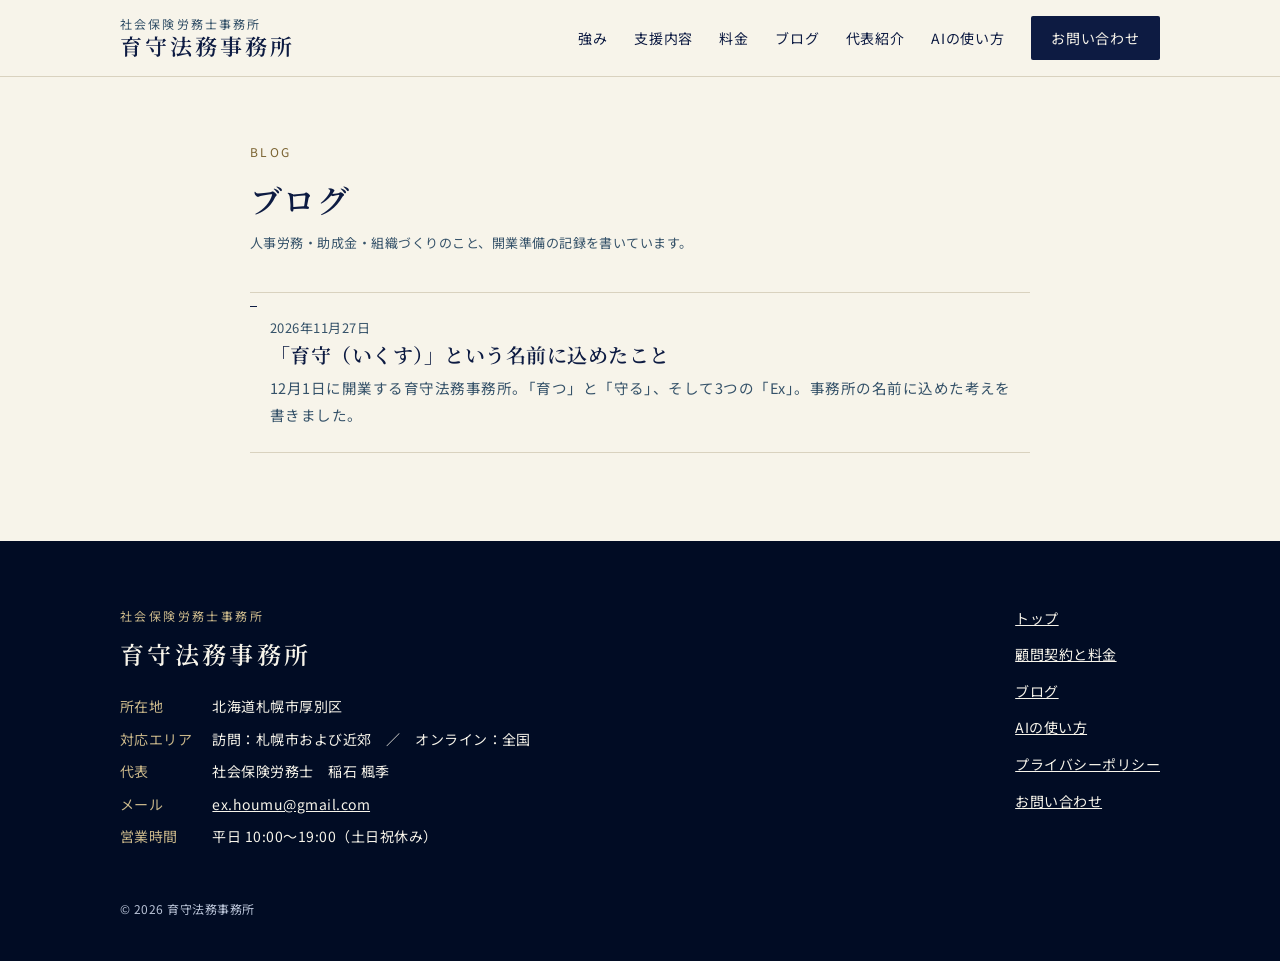
<file: blog/index.html>
<!doctype html>
<html lang="ja">
<head>
<meta charset="utf-8">
<meta name="viewport" content="width=device-width, initial-scale=1">
<title>ブログ｜育守法務事務所</title>
<meta name="description" content="札幌の社会保険労務士事務所「育守法務事務所」のブログ。人事労務・助成金・組織づくりのことを書いています。">
<meta property="og:type" content="article">
<meta property="og:title" content="ブログ｜育守法務事務所">
<meta property="og:description" content="札幌の社会保険労務士事務所「育守法務事務所」のブログ。人事労務・助成金・組織づくりのことを書いています。">
<meta property="og:url" content="https://exhoumu.github.io/blog/">
<meta property="og:image" content="https://exhoumu.github.io/img/ogp.jpg">
<link rel="canonical" href="https://exhoumu.github.io/blog/">
<link rel="icon" type="image/png" href="../img/favicon.png">
<link rel="apple-touch-icon" href="../img/apple-touch-icon.png">
<link rel="preconnect" href="https://fonts.googleapis.com">
<link rel="preconnect" href="https://fonts.gstatic.com" crossorigin>
<link rel="stylesheet" href="https://fonts.googleapis.com/css2?family=Noto+Sans+JP:wght@400;500&amp;family=Noto+Serif+JP:wght@400;600&amp;display=swap">
<link rel="stylesheet" href="../css/site.css">
<style>
.bl{padding:64px 0 88px}
.bl .eb{margin:0;font-size:12px;letter-spacing:.2em;color:#7A6230}
.bl h1{font-family:'Noto Serif JP',serif;font-weight:600;font-size:32px;line-height:1.6;letter-spacing:.04em;margin:10px 0 6px}
.bl .date{font-size:13px;color:#355269;margin:0 0 36px}
.art{font-size:16.5px;line-height:2.05}
.art p{margin:0 0 1.5em}
.art h2{font-family:'Noto Serif JP',serif;font-weight:600;font-size:22px;line-height:1.6;margin:2.4em 0 .9em;padding-bottom:10px;border-bottom:1px solid #D9D2BF}
.art ul{margin:0 0 1.5em;padding-left:1.3em}
.art li{margin:.3em 0}
.art a{color:#0D1B42}
.cta{margin:56px 0 0;background:#0D1B42;color:#F7F4EA;padding:30px 32px}
.cta p{margin:0 0 16px;line-height:1.9}
.cta a.b{display:inline-flex;align-items:center;min-height:46px;padding:0 24px;background:#F7F4EA;color:#0D1B42;text-decoration:none;font-weight:500;letter-spacing:.06em}
.cta small{display:block;margin-top:12px;color:#B8C2D6;font-size:12.5px}
.by{margin:40px 0 0;display:flex;gap:18px;align-items:center;border-top:1px solid #D9D2BF;padding-top:24px}
.by img{width:72px;height:72px;object-fit:cover;border-radius:50%}
.by p{margin:0;font-size:14px;line-height:1.8}
.list{list-style:none;margin:0;padding:0;border-top:1px solid #D9D2BF}
.list li{border-bottom:1px solid #D9D2BF}
.list a{display:block;padding:24px 4px;text-decoration:none;color:#0D1B42}
.list .t{font-family:'Noto Serif JP',serif;font-weight:600;font-size:20px;line-height:1.6}
.list .d{font-size:13px;color:#355269}
.list .x{font-size:14.5px;color:#355269;margin-top:4px;line-height:1.8}
.back{margin:40px 0 0;font-size:14px}
@media (max-width:640px){.bl{padding:40px 0 64px}.bl h1{font-size:24px}.art{font-size:16px}.cta{padding:24px 20px}}
</style>
</head>
<body>
<div class="ik">
  <header class="hd">
    <div class="wrap">
      <a class="logo" href="../index.html"><small>社会保険労務士事務所</small><span>育守法務事務所</span></a>
      <nav class="nav" aria-label="メインメニュー">
        <a href="../index.html#strength">強み</a>
        <a href="../index.html#service">支援内容</a>
        <a href="../price.html">料金</a>
        <a href="../blog/">ブログ</a>
        <a href="../index.html#profile">代表紹介</a>
        <a href="../ai.html">AIの使い方</a>
        <a class="btn" href="../index.html#contact">お問い合わせ</a>
      </nav>
    </div>
  </header>
  <main class="bl">
    <div class="wrap narrow">
      <p class="eb">BLOG</p>
      <h1>ブログ</h1>
      <p class="date">人事労務・助成金・組織づくりのこと、開業準備の記録を書いています。</p>
      <ul class="list"><li><a href="namae.html"><div class="d">2026年11月27日</div><div class="t">「育守（いくす）」という名前に込めたこと</div><div class="x">12月1日に開業する育守法務事務所。「育つ」と「守る」、そして3つの「Ex」。事務所の名前に込めた考えを書きました。</div></a></li></ul>
    </div>
  </main>
  <footer class="ft">
    <div class="wrap">
      <div class="cols">
        <div>
          <p style="margin: 0; font-size: 12px; letter-spacing: 0.2em; color: #C9B78A">社会保険労務士事務所</p>
          <p class="serif" style="margin: 4px 0 0; font-weight: 600; font-size: 24px; letter-spacing: 0.14em">育守法務事務所</p>
          <dl>
            <dt>所在地</dt><dd>北海道札幌市厚別区</dd>
            <dt>対応エリア</dt><dd>訪問：札幌市および近郊　／　オンライン：全国</dd>
            <dt>代表</dt><dd>社会保険労務士　稲石 楓季</dd>
            <dt>メール</dt><dd><a href="mailto:ex.houmu@gmail.com">ex.houmu@gmail.com</a></dd>
            <dt>営業時間</dt><dd>平日 10:00〜19:00（土日祝休み）</dd>
          </dl>
        </div>
        <nav aria-label="フッターメニュー">
          <a href="../index.html">トップ</a>
          <a href="../price.html">顧問契約と料金</a>
          <a href="./">ブログ</a>
          <a href="../ai.html">AIの使い方</a>
          <a href="../policy.html">プライバシーポリシー</a>
          <a href="../index.html#contact">お問い合わせ</a>
        </nav>
      </div>
      <p style="margin: 48px 0 0; font-size: 12px; color: #B8C2D6">© 2026 育守法務事務所</p>
    </div>
  </footer>
</div>
</body>
</html>
</file>
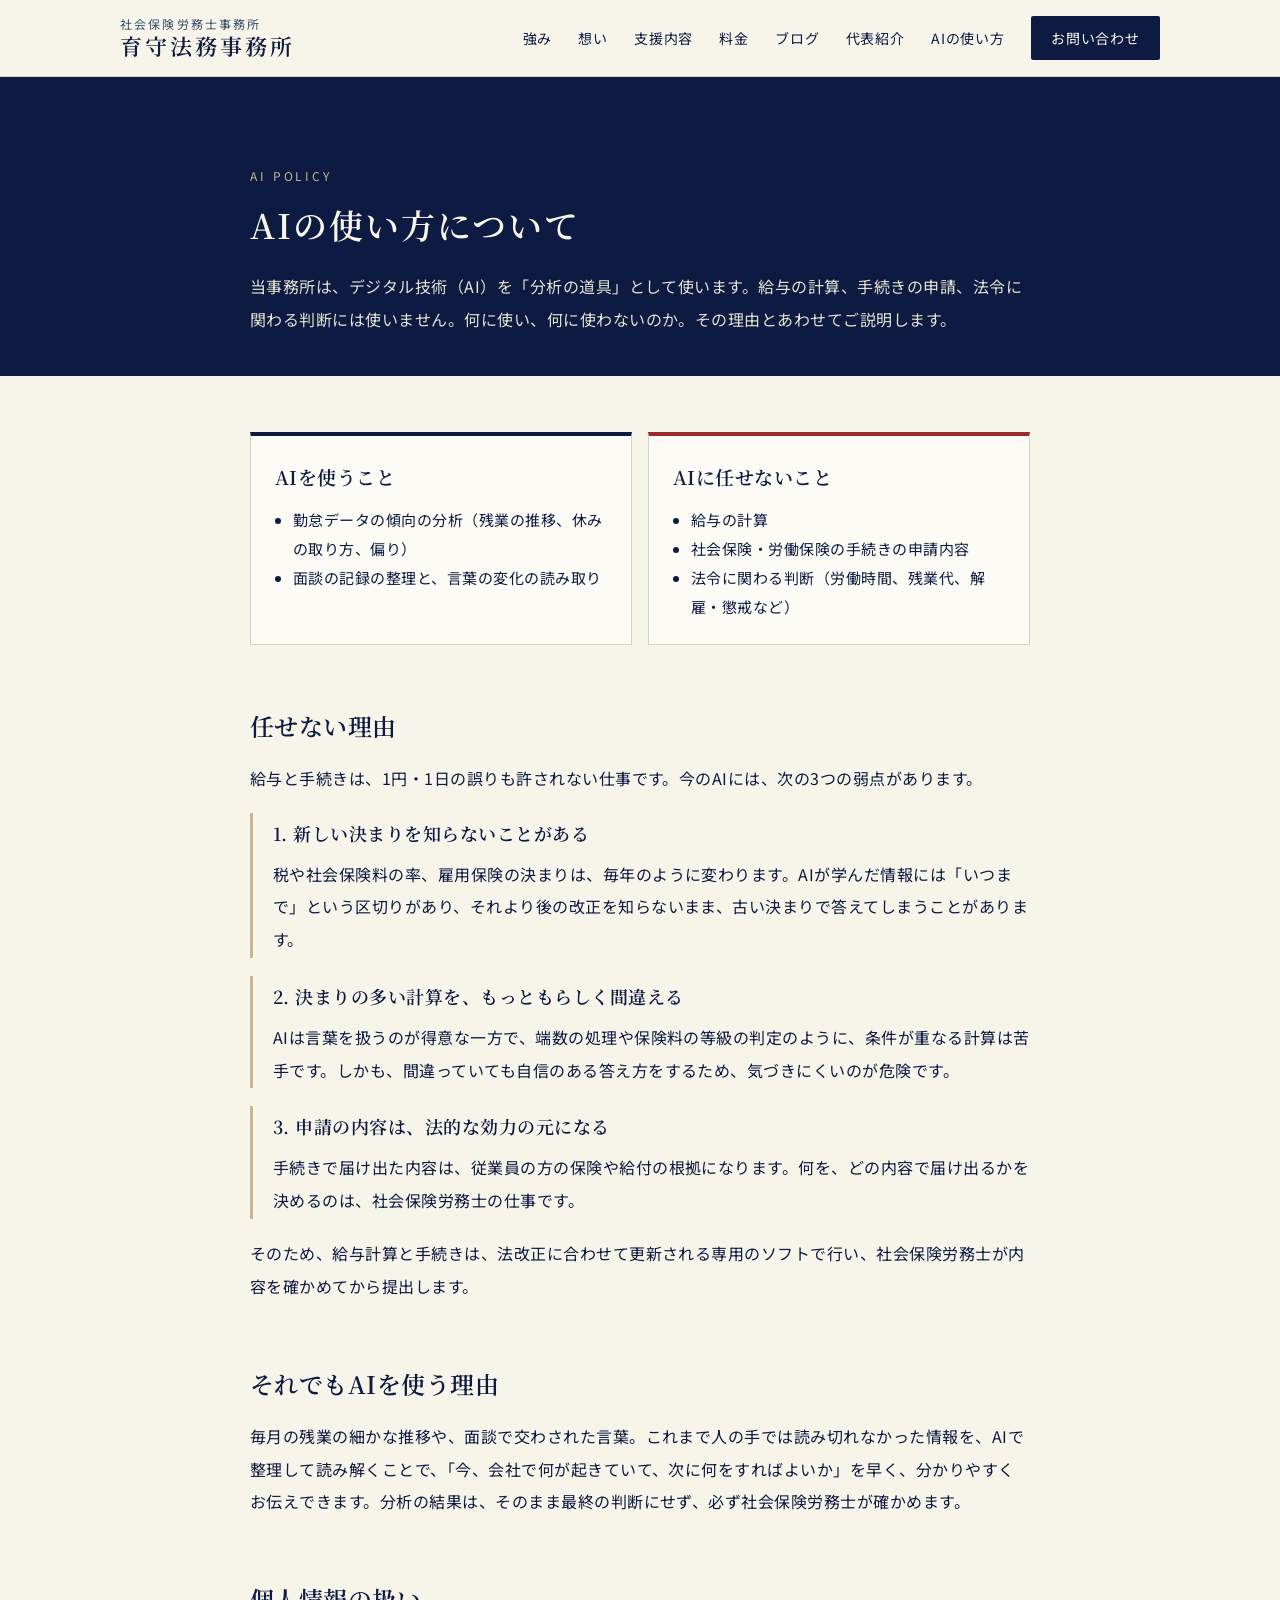
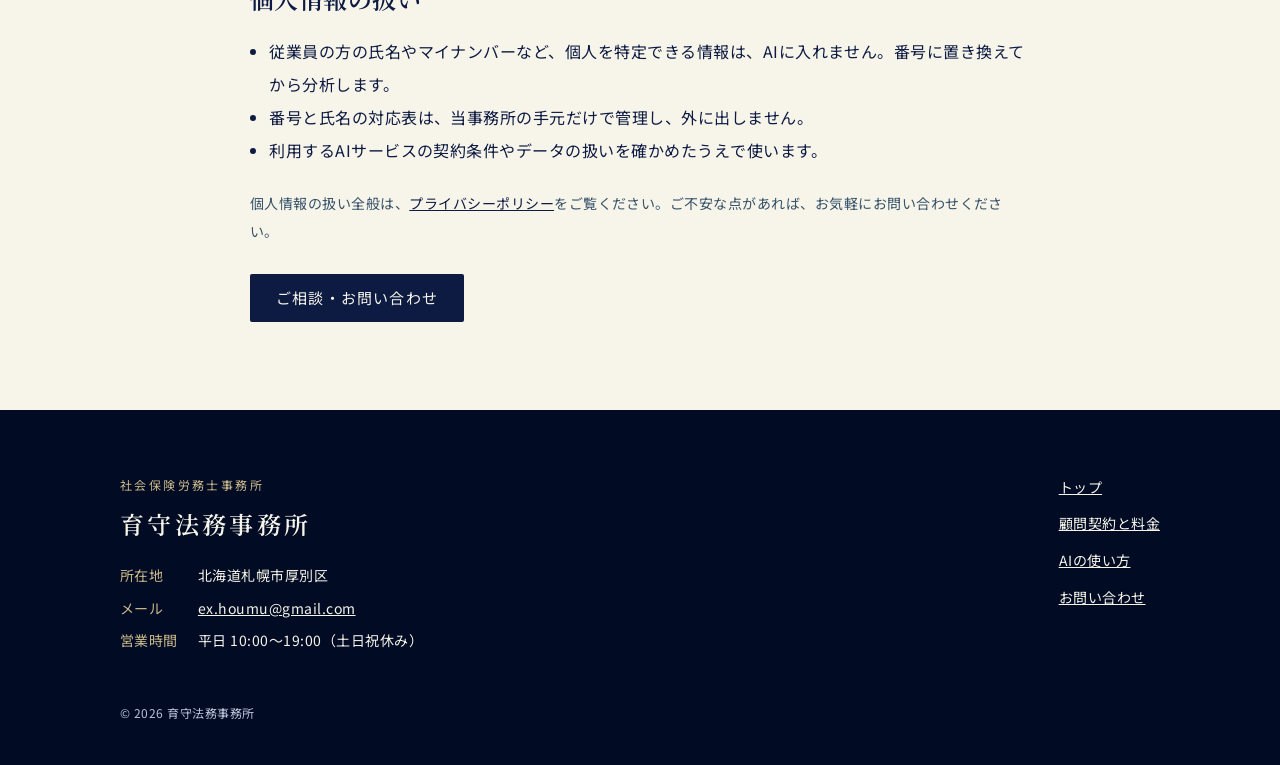
<file: ai.html>
<!doctype html>
<html lang="ja">
<head>
<meta charset="utf-8">
<meta name="viewport" content="width=device-width, initial-scale=1">
<title>AIの使い方について｜育守法務事務所</title>
<meta name="description" content="育守法務事務所は、デジタル技術（AI）を勤怠データの分析や面談記録の整理に使います。給与の計算、社会保険・労働保険の手続き、法令に関わる判断には使いません。その理由と、個人情報の扱いをご説明します。">
<meta property="og:type" content="article">
<meta property="og:title" content="AIの活用と情報管理・プライバシーポリシー｜育守法務事務所">
<meta property="og:url" content="https://exhoumu.github.io/policy.html">
<meta property="og:image" content="https://exhoumu.github.io/img/ogp.jpg">
<link rel="icon" type="image/png" href="img/favicon.png">
<link rel="apple-touch-icon" href="img/apple-touch-icon.png">
<link rel="preconnect" href="https://fonts.googleapis.com">
<link rel="preconnect" href="https://fonts.gstatic.com" crossorigin>
<link rel="stylesheet" href="https://fonts.googleapis.com/css2?family=Noto+Sans+JP:wght@400;500&amp;family=Noto+Serif+JP:wght@400;600&amp;display=swap">
<link rel="stylesheet" href="css/site.css">
</head>
<body>
<div class="ik">

  <header class="hd">
    <div class="wrap">
      <a class="logo" href="index.html"><small>社会保険労務士事務所</small><span>育守法務事務所</span></a>
      <nav class="nav" aria-label="メインメニュー">
        <a href="index.html#strength">強み</a>
        <a href="index.html#omoi">想い</a>
        <a href="index.html#service">支援内容</a>
        <a href="price.html">料金</a>
        <a href="blog/">ブログ</a>
        <a href="index.html#profile">代表紹介</a>
        <a href="ai.html">AIの使い方</a>
        <a class="btn" href="index.html#contact">お問い合わせ</a>
      </nav>
    </div>
  </header>

  <main>
  <section style="padding: 88px 0 40px; background: #0D1B42; color: #F7F4EA">
    <div class="wrap narrow">
      <p style="margin:0;font-size:12px;letter-spacing:.24em;color:#C9B78A">AI POLICY</p>
      <h1 class="serif" style="margin:10px 0 0;font-weight:600;font-size:34px;line-height:1.6;letter-spacing:.06em">AIの使い方について</h1>
      <p style="margin:18px 0 0;font-size:16px;line-height:2.05;color:#E6E1D2">当事務所は、デジタル技術（AI）を「分析の道具」として使います。給与の計算、手続きの申請、法令に関わる判断には使いません。何に使い、何に使わないのか。その理由とあわせてご説明します。</p>
    </div>
  </section>
  <section style="padding: 56px 0 88px">
    <div class="wrap narrow" style="font-size:16px;line-height:2.05">
      <div style="display:grid;grid-template-columns:1fr 1fr;gap:16px" class="aig">
        <div style="background:#FCFBF5;border:1px solid #D9D2BF;border-top:4px solid #0D1B42;padding:22px 24px">
          <p class="serif" style="margin:0 0 8px;font-weight:600;font-size:19px">AIを使うこと</p>
          <ul style="margin:0;padding-left:1.2em;font-size:15px;line-height:1.95">
            <li>勤怠データの傾向の分析（残業の推移、休みの取り方、偏り）</li>
            <li>面談の記録の整理と、言葉の変化の読み取り</li>
          </ul>
        </div>
        <div style="background:#FCFBF5;border:1px solid #D9D2BF;border-top:4px solid #9B2C2C;padding:22px 24px">
          <p class="serif" style="margin:0 0 8px;font-weight:600;font-size:19px">AIに任せないこと</p>
          <ul style="margin:0;padding-left:1.2em;font-size:15px;line-height:1.95">
            <li>給与の計算</li>
            <li>社会保険・労働保険の手続きの申請内容</li>
            <li>法令に関わる判断（労働時間、残業代、解雇・懲戒など）</li>
          </ul>
        </div>
      </div>

      <h2 class="serif" style="margin:56px 0 12px;font-weight:600;font-size:24px">任せない理由</h2>
      <p style="margin:0 0 18px">給与と手続きは、1円・1日の誤りも許されない仕事です。今のAIには、次の3つの弱点があります。</p>
      <div style="border-left:3px solid #C9B78A;padding:2px 0 2px 20px;margin:0 0 18px">
        <p class="serif" style="margin:0;font-weight:600;font-size:18px">1. 新しい決まりを知らないことがある</p>
        <p style="margin:6px 0 0">税や社会保険料の率、雇用保険の決まりは、毎年のように変わります。AIが学んだ情報には「いつまで」という区切りがあり、それより後の改正を知らないまま、古い決まりで答えてしまうことがあります。</p>
      </div>
      <div style="border-left:3px solid #C9B78A;padding:2px 0 2px 20px;margin:0 0 18px">
        <p class="serif" style="margin:0;font-weight:600;font-size:18px">2. 決まりの多い計算を、もっともらしく間違える</p>
        <p style="margin:6px 0 0">AIは言葉を扱うのが得意な一方で、端数の処理や保険料の等級の判定のように、条件が重なる計算は苦手です。しかも、間違っていても自信のある答え方をするため、気づきにくいのが危険です。</p>
      </div>
      <div style="border-left:3px solid #C9B78A;padding:2px 0 2px 20px;margin:0 0 18px">
        <p class="serif" style="margin:0;font-weight:600;font-size:18px">3. 申請の内容は、法的な効力の元になる</p>
        <p style="margin:6px 0 0">手続きで届け出た内容は、従業員の方の保険や給付の根拠になります。何を、どの内容で届け出るかを決めるのは、社会保険労務士の仕事です。</p>
      </div>
      <p style="margin:0">そのため、給与計算と手続きは、法改正に合わせて更新される専用のソフトで行い、社会保険労務士が内容を確かめてから提出します。</p>

      <h2 class="serif" style="margin:56px 0 12px;font-weight:600;font-size:24px">それでもAIを使う理由</h2>
      <p style="margin:0">毎月の残業の細かな推移や、面談で交わされた言葉。これまで人の手では読み切れなかった情報を、AIで整理して読み解くことで、「今、会社で何が起きていて、次に何をすればよいか」を早く、分かりやすくお伝えできます。分析の結果は、そのまま最終の判断にせず、必ず社会保険労務士が確かめます。</p>

      <h2 class="serif" style="margin:56px 0 12px;font-weight:600;font-size:24px">個人情報の扱い</h2>
      <ul style="margin:0;padding-left:1.2em">
        <li>従業員の方の氏名やマイナンバーなど、個人を特定できる情報は、AIに入れません。番号に置き換えてから分析します。</li>
        <li>番号と氏名の対応表は、当事務所の手元だけで管理し、外に出しません。</li>
        <li>利用するAIサービスの契約条件やデータの扱いを確かめたうえで使います。</li>
      </ul>
      <p style="margin:22px 0 0;font-size:14px;color:#355269">個人情報の扱い全般は、<a href="policy.html">プライバシーポリシー</a>をご覧ください。ご不安な点があれば、お気軽にお問い合わせください。</p>
      <p style="margin:28px 0 0"><a class="btn" href="index.html#contact">ご相談・お問い合わせ</a></p>
    </div>
  </section>
<style>@media(max-width:700px){.aig{grid-template-columns:1fr!important}}</style>
</main>

  <footer class="ft">
    <div class="wrap">
      <div class="cols">
        <div>
          <p style="margin: 0; font-size: 12px; letter-spacing: 0.2em; color: #C9B78A">社会保険労務士事務所</p>
          <p class="serif" style="margin: 4px 0 0; font-weight: 600; font-size: 24px; letter-spacing: 0.14em">育守法務事務所</p>
          <dl>
            <dt>所在地</dt><dd>北海道札幌市厚別区</dd>
            <dt>メール</dt><dd><a href="mailto:ex.houmu@gmail.com">ex.houmu@gmail.com</a></dd>
            <dt>営業時間</dt><dd>平日 10:00〜19:00（土日祝休み）</dd>
          </dl>
        </div>
        <nav aria-label="フッターメニュー">
          <a href="index.html">トップ</a>
          <a href="price.html">顧問契約と料金</a>
          <a href="ai.html">AIの使い方</a>
          <a href="index.html#contact">お問い合わせ</a>
        </nav>
      </div>
      <p style="margin: 48px 0 0; font-size: 12px; color: #B8C2D6">© 2026 育守法務事務所</p>
    </div>
  </footer>
</div>
</body>
</html>
</file>
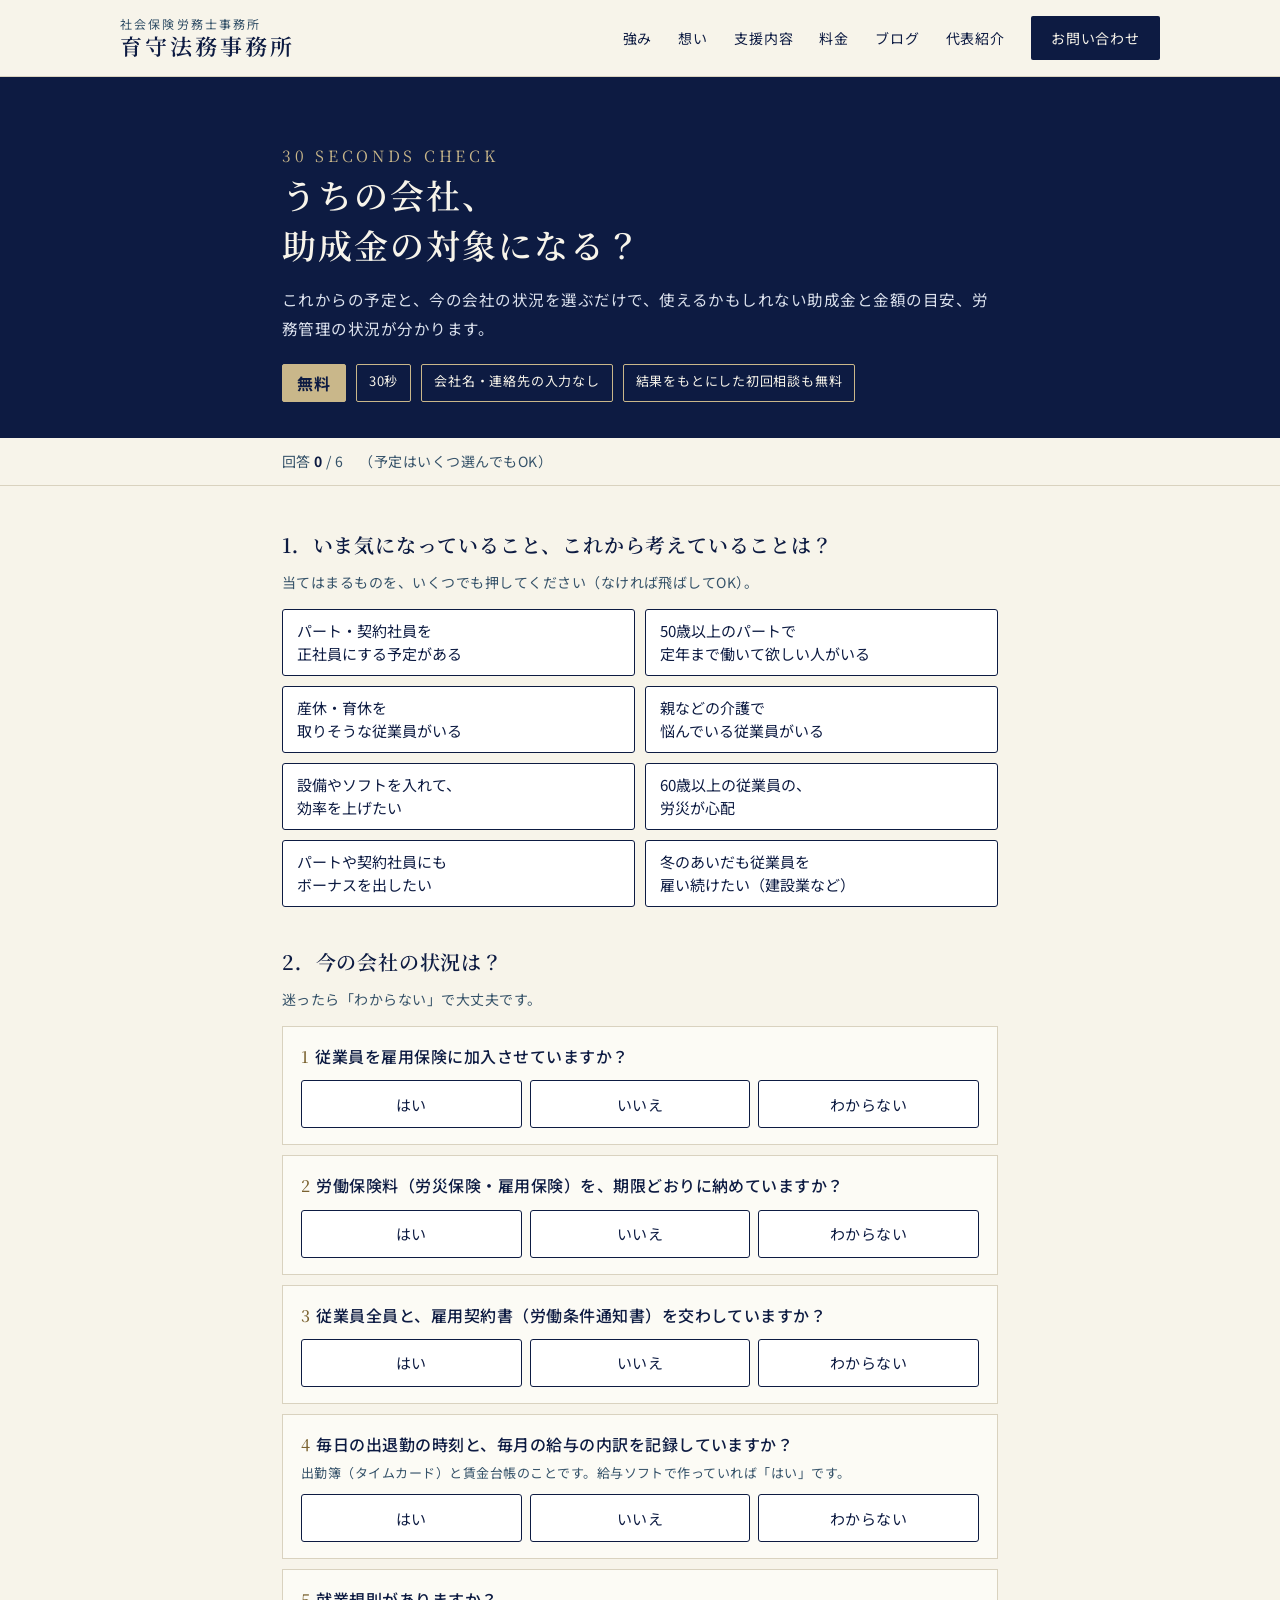
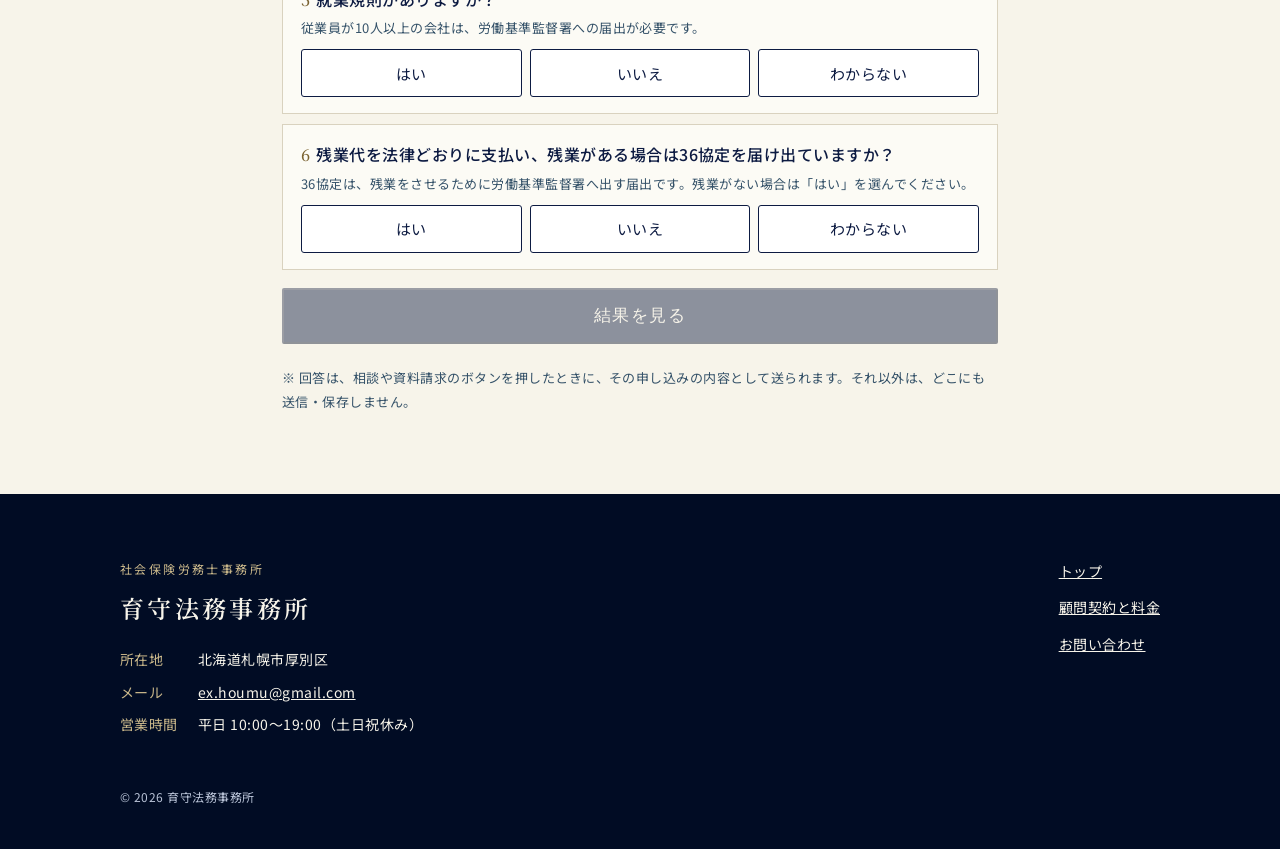
<file: check.html>
<!doctype html>
<html lang="ja">
<head>
<meta charset="utf-8">
<meta name="viewport" content="width=device-width, initial-scale=1">
<title>うちの会社、助成金の対象になる？30秒チェック｜育守法務事務所</title>
<meta name="description" content="労務管理の状況と、使えそうな助成金の目安が30秒でわかります。無料・会社名や連絡先の入力は不要。">
<meta property="og:type" content="article">
<meta property="og:title" content="うちの会社、助成金の対象になる？30秒チェック｜育守法務事務所">
<meta property="og:url" content="https://exhoumu.github.io/check.html">
<meta property="og:image" content="https://exhoumu.github.io/img/ogp.jpg">
<link rel="icon" type="image/png" href="img/favicon.png">
<link rel="apple-touch-icon" href="img/apple-touch-icon.png">
<link rel="preconnect" href="https://fonts.googleapis.com">
<link rel="preconnect" href="https://fonts.gstatic.com" crossorigin>
<link rel="stylesheet" href="https://fonts.googleapis.com/css2?family=Noto+Sans+JP:wght@400;500&amp;family=Noto+Serif+JP:wght@400;600&amp;display=swap">
<link rel="stylesheet" href="css/site.css">
<style>
.chk-hero{padding:64px 0 36px;background:#0D1B42;color:#F7F4EA}
.chk-hero .eyebrow{color:#C9B78A}
.chk-hero h1{font-family:'Noto Serif JP',serif;font-weight:600;font-size:34px;line-height:1.45;letter-spacing:.06em;margin:0 0 16px}
.chk-hero p{margin:0;font-size:15.5px;line-height:1.9;color:#DCE2EE}
.chk-tags{display:flex;gap:10px;flex-wrap:wrap;margin-top:20px}
.chk-tags span{border:1px solid #C9B78A;color:#F7F4EA;font-size:13px;padding:4px 12px;border-radius:2px;letter-spacing:.06em}
.chk-tags span.free{background:#C9B78A;color:#0D1B42;font-weight:700;font-size:16px;padding:3px 14px}
.cta .row{display:flex;gap:12px;flex-wrap:wrap}
.cta .sub{background:transparent;color:#F7F4EA !important;border:1px solid #F7F4EA}
.cta small{display:block;margin-top:12px;font-size:13px;line-height:1.8;color:#DCE2EE}
.chk-wrap{max-width:760px;margin:0 auto;padding:0 22px}
.step{font-family:'Noto Serif JP',serif;font-weight:600;font-size:20px;margin:36px 0 6px;letter-spacing:.04em}
.step-sub{margin:0 0 14px;font-size:14px;color:#355269;line-height:1.8}
.plans{display:grid;grid-template-columns:1fr 1fr;gap:10px}
.plans button{min-height:64px;text-align:left;padding:10px 14px;border:1px solid #0D1B42;background:#fff;color:#0D1B42;font-size:15px;line-height:1.5;border-radius:3px;cursor:pointer;font-family:inherit}
.plans button[aria-pressed="true"]{background:#0D1B42;color:#F7F4EA}
.plans button[aria-pressed="true"]::before{content:"✓ ";color:#C9B78A;font-weight:700}
.q{background:#FCFBF5;border:1px solid #D9D2BF;padding:16px 18px;margin:0 0 10px}
.q p{margin:0 0 4px;font-size:16px;line-height:1.7;font-weight:500}
.q small{display:block;color:#355269;font-size:13px;line-height:1.7;margin-bottom:10px}
.q .ans{display:grid;grid-template-columns:1fr 1fr 1fr;gap:8px}
.q .ans button{min-height:48px;border:1px solid #0D1B42;background:#fff;color:#0D1B42;font-size:15px;letter-spacing:.04em;border-radius:3px;cursor:pointer;font-family:inherit;padding:0 4px}
.q .ans button[aria-pressed="true"]{background:#0D1B42;color:#F7F4EA}
.q .no-num{font-family:'Noto Serif JP',serif;color:#7A6230;margin-right:6px}
.prog{position:sticky;top:0;z-index:4;background:rgba(247,244,234,.97);border-bottom:1px solid #D9D2BF;padding:10px 0;font-size:14px;color:#355269}
.prog b{color:#0D1B42}
.go{display:block;width:100%;margin-top:18px;min-height:56px;font-size:17px}
.go[disabled]{opacity:.45;cursor:default}
#result{display:none;margin:30px 0 0}
.rhead{background:#0D1B42;color:#F7F4EA;padding:24px 22px}
.rhead h2{font-family:'Noto Serif JP',serif;font-weight:600;font-size:24px;line-height:1.5;margin:0 0 8px;letter-spacing:.04em}
.rhead p{margin:0;font-size:15px;line-height:1.85;color:#DCE2EE}
.rhead b{color:#C9B78A}
.sub-card{border:1px solid #D9D2BF;border-top:3px solid #0D1B42;background:#FCFBF5;padding:18px 20px;margin-top:14px}
.sub-card h3{font-family:'Noto Serif JP',serif;font-weight:600;font-size:19px;margin:0 0 2px;line-height:1.5}
.sub-card .for{font-size:13px;color:#355269;margin:0 0 10px}
.amt{display:flex;flex-wrap:wrap;align-items:baseline;gap:4px 10px;padding:10px 0;border-top:1px solid #D9D2BF;border-bottom:1px solid #D9D2BF;margin-bottom:10px}
.amt span{font-size:13px;color:#355269}
.amt b{font-family:'Noto Serif JP',serif;font-size:22px;color:#0D1B42}
.merit{margin:0 0 10px;padding:0;list-style:none}
.merit li{font-size:15px;line-height:1.75;padding-left:22px;position:relative}
.merit li::before{content:"＋";position:absolute;left:0;color:#7A6230;font-weight:700}
.ready{font-size:14px;line-height:1.8;margin:0 0 6px;padding:8px 12px;background:#F7F4EA}
.ready.ok{border-left:3px solid #2E7D5B}
.ready.ng{border-left:3px solid #B8860B}
.cond-note{font-size:12.5px;color:#355269;line-height:1.7;margin:0}
.cond-note a{color:#355269}
.base{margin-top:26px;border-top:2px solid #0D1B42;background:#FCFBF5;padding:20px 20px}
.base h3{font-family:'Noto Serif JP',serif;font-weight:600;font-size:19px;margin:0 0 6px}
.base ul{margin:6px 0 14px;padding:0;list-style:none}
.base li{border-bottom:1px solid #D9D2BF;padding:10px 0}
.base li b{display:block;font-weight:500;margin-bottom:2px}
.base li span{font-size:14px;color:#355269;line-height:1.8}
.cta{margin-top:24px;background:#0D1B42;color:#F7F4EA;padding:24px 22px}
.cta p{margin:0 0 14px;font-size:15px;line-height:1.85}
.cta .btn{background:#F7F4EA;color:#0D1B42 !important}
.chk-note{font-size:13px;color:#355269;line-height:1.85;margin:22px 0 0}
@media (max-width:860px){.chk-hero h1{font-size:26px}.plans{grid-template-columns:1fr}}
</style>
</head>
<body>
<div class="ik">

  <header class="hd">
    <div class="wrap">
      <a class="logo" href="index.html"><small>社会保険労務士事務所</small><span>育守法務事務所</span></a>
      <nav class="nav" aria-label="メインメニュー">
        <a href="index.html#strength">強み</a>
        <a href="index.html#omoi">想い</a>
        <a href="index.html#service">支援内容</a>
        <a href="price.html">料金</a>
        <a href="blog/">ブログ</a>
        <a href="index.html#profile">代表紹介</a>
        <a class="btn" href="index.html#contact">お問い合わせ</a>
      </nav>
    </div>
  </header>

  <main>
  <section class="chk-hero">
    <div class="chk-wrap">
      <p class="eyebrow">30 SECONDS CHECK</p>
      <h1>うちの会社、<br>助成金の対象になる？</h1>
      <p>これからの予定と、今の会社の状況を選ぶだけで、使えるかもしれない助成金と金額の目安、労務管理の状況が分かります。</p>
      <div class="chk-tags"><span class="free">無料</span><span>30秒</span><span>会社名・連絡先の入力なし</span><span>結果をもとにした初回相談も無料</span></div>
    </div>
  </section>

  <div class="prog"><div class="chk-wrap">回答 <b id="cnt">0</b> / 6　<span style="margin-left:8px">（予定はいくつ選んでもOK）</span></div></div>

  <section style="padding: 4px 0 80px">
    <div class="chk-wrap">
      <p class="step">1．いま気になっていること、これから考えていることは？</p>
      <p class="step-sub">当てはまるものを、いくつでも押してください（なければ飛ばしてOK）。</p>
      <div class="plans" id="plans"></div>

      <p class="step">2．今の会社の状況は？</p>
      <p class="step-sub">迷ったら「わからない」で大丈夫です。</p>
      <div id="qs"></div>
      <button type="button" class="btn go" id="go" disabled>結果を見る</button>

      <div id="result" aria-live="polite"></div>
      <p class="chk-note">※ 回答は、相談や資料請求のボタンを押したときに、その申し込みの内容として送られます。それ以外は、どこにも送信・保存しません。</p>
    </div>
  </section>
  </main>

  <footer class="ft">
    <div class="wrap">
      <div class="cols">
        <div>
          <p style="margin: 0; font-size: 12px; letter-spacing: 0.2em; color: #C9B78A">社会保険労務士事務所</p>
          <p class="serif" style="margin: 4px 0 0; font-weight: 600; font-size: 24px; letter-spacing: 0.14em">育守法務事務所</p>
          <dl>
            <dt>所在地</dt><dd>北海道札幌市厚別区</dd>
            <dt>メール</dt><dd><a href="mailto:ex.houmu@gmail.com">ex.houmu@gmail.com</a></dd>
            <dt>営業時間</dt><dd>平日 10:00〜19:00（土日祝休み）</dd>
          </dl>
        </div>
        <nav aria-label="フッターメニュー">
          <a href="index.html">トップ</a>
          <a href="price.html">顧問契約と料金</a>
          <a href="index.html#contact">お問い合わせ</a>
        </nav>
      </div>
      <p style="margin: 48px 0 0; font-size: 12px; color: #B8C2D6">© 2026 育守法務事務所</p>
    </div>
  </footer>
</div>

<script>
const BASE = [
  {id:'koyo', q:'従業員を雇用保険に加入させていますか？', h:'', ng:'雇用保険の加入', why:'雇用関係の助成金の多くは、雇用保険に加入している会社（適用事業所）が対象です。'},
  {id:'nofu', q:'労働保険料（労災保険・雇用保険）を、期限どおりに納めていますか？', h:'', ng:'労働保険料の納付', why:'労働保険料を滞納していると、多くの助成金は受けられません。'},
  {id:'keiyaku', q:'従業員全員と、雇用契約書（労働条件通知書）を交わしていますか？', h:'', ng:'労働条件の書面', why:'申請の際に提出を求められることが多い書類です。労働条件の明示は法律上の義務でもあります。'},
  {id:'chobo', q:'毎日の出退勤の時刻と、毎月の給与の内訳を記録していますか？', h:'出勤簿（タイムカード）と賃金台帳のことです。給与ソフトで作っていれば「はい」です。', ng:'出勤簿・賃金台帳', why:'多くの助成金で提出を求められます。記録がないと、要件を満たしていることを示せません。'},
  {id:'kisoku', q:'就業規則がありますか？', h:'従業員が10人以上の会社は、労働基準監督署への届出が必要です。', ng:'就業規則', why:'多くの助成金は、取り組む制度を就業規則に定めていることが条件です。'},
  {id:'zangyo', q:'残業代を法律どおりに支払い、残業がある場合は36協定を届け出ていますか？', h:'36協定は、残業をさせるために労働基準監督署へ出す届出です。残業がない場合は「はい」を選んでください。', ng:'残業代と36協定', why:'残業代の未払いや36協定のない残業は法令違反になり、助成金を受けられない原因になります。'}
];
const PLANS = [
  {id:'seishain', label:'パート・契約社員を<br>正社員にする予定がある'},
  {id:'muki', label:'50歳以上のパートで<br>定年まで働いて欲しい人がいる'},
  {id:'ikukyu', label:'産休・育休を<br>取りそうな従業員がいる'},
  {id:'kaigo', label:'親などの介護で<br>悩んでいる従業員がいる'},
  {id:'setsubi', label:'設備やソフトを入れて、<br>効率を上げたい'},
  {id:'age', label:'60歳以上の従業員の、<br>労災が心配'},
  {id:'shoyo', label:'パートや契約社員にも<br>ボーナスを出したい'},
  {id:'tsunen', label:'冬のあいだも従業員を<br>雇い続けたい（建設業など）'}
];
const SUBS = [
  {id:'seishain', p:'seishain', name:'キャリアアップ助成金', course:'正社員化コース', amt:'1人あたり 40万〜80万円', amtNote:'契約期間のあるパート・契約社員を正社員にした場合。雇ってからの期間などで金額が変わります', merits:['人が定着しやすくなる','求人に「正社員登用あり」と書けて、採用に強くなる'], need:['koyo','nofu','keiyaku','chobo','kisoku'], cond:'正社員にする前に、「正社員になれる制度」を就業規則に書き、計画を労働局に出しておく必要があります。正社員にしたあとの給与を、前より3%以上上げることも条件です。', link:'https://www.mhlw.go.jp/stf/seisakunitsuite/bunya/package_00007.html'},
  {id:'ikukyu', p:'ikukyu', name:'両立支援等助成金', course:'育児休業等支援コース など', amt:'1人につき 60万円', amtNote:'育休を取ったときに30万円、育休から職場に戻ったときに30万円。1つの会社で2人まで。ほかに、男性が育休を取ったとき（1人目20万円〜）や、休んでいる人の仕事を代わりに担う人に手当を出したときなどにも出ます', merits:['「産休・育休が取れる会社」として、採用で選ばれやすくなる','休む人がいても回る職場の仕組みができ、復帰後も辞めにくくなる'], need:['koyo','nofu','keiyaku','chobo','kisoku'], cond:'育休を取る前に、本人と面談して復帰までの計画をつくり、仕事の引継ぎをするなど、決められた手順が必要です。育休の制度を就業規則に書いておくことも条件です。産休から続けて育休を取る場合も対象です。', link:'https://www.mhlw.go.jp/content/001716053.pdf'},
  {id:'muki', p:'muki', name:'65歳超雇用推進助成金', course:'高年齢者無期雇用転換コース', amt:'1人あたり 40万円', amtNote:'1年に10人まで。対象は、50歳以上で定年より前のパート・契約社員です', merits:['ベテランが安心して長く働けて、技術や経験が社内に残る','人手が足りない中でも、経験のある人を手放さずに済む'], need:['koyo','nofu','keiyaku','chobo','kisoku'], cond:'契約を変える前に、「定年まで働ける契約に変える制度」を就業規則に書き、変える日の3か月前までに計画を出しておく必要があります。契約期間のある働き方を、通算1年以上5年以内続けている人が対象です。', link:'https://www.mhlw.go.jp/stf/newpage_55142.html'},
  {id:'shoyo', p:'shoyo', name:'キャリアアップ助成金', course:'賞与・退職金制度導入コース', amt:'1つの事業所につき 40万円', amtNote:'パート・契約社員に賞与（ボーナス）を出す制度を、新しくつくった場合', merits:['パートや契約社員のやる気が上がり、辞めにくくなる','「パートにもボーナスあり」と求人に書けて、採用に強くなる'], need:['koyo','nofu','keiyaku','chobo','kisoku'], cond:'パート・契約社員の全員に賞与を出す制度を就業規則に書き、計画を先に出しておく必要があります。賞与は1人5万円以上（6か月分として）などの決まりがあり、そのために基本給や手当を下げることはできません。', link:'https://www.mhlw.go.jp/content/001508011.pdf'},
  {id:'kaigo', p:'kaigo', name:'両立支援等助成金', course:'介護離職防止支援コース', amt:'1人につき 40万円', amtNote:'介護休業を5日以上続けて取り、職場に戻った場合。1つの会社で5人まで。休業を取らなくても、時差出勤・短時間勤務・在宅勤務などの制度を使ってもらった場合に20万〜25万円。パート・契約社員の場合は10万円の上乗せがあります', merits:['介護を理由に、経験のある人が辞めずに済む','「介護と両立できる会社」として、40代・50代の採用にも強くなる'], need:['koyo','nofu','keiyaku','chobo','kisoku'], cond:'休業や制度を使う前に、本人と面談して「仕事と介護を両立する計画」をつくる必要があります。介護休業などの制度を就業規則に書いておくことも条件です。', link:'https://www.mhlw.go.jp/content/001716053.pdf'},
  {id:'tsunen', p:'tsunen', name:'通年雇用助成金', course:'事業所内就業', amt:'1人につき 冬の賃金の2/3（上限71万円）', amtNote:'12月16日〜翌年3月15日に支払った賃金が対象です。2回目・3回目は1/2（上限54万円）。北海道は全域が対象地域です', merits:['冬に辞めていた経験のある人が残り、春からの立ち上がりが早くなる','「冬も雇用が続く会社」として、人が集まりやすくなる'], need:['koyo','nofu','keiyaku','chobo'], cond:'対象は、例年冬に離職している季節労働者を、冬も同じ事業所で働かせた場合です。業種に指定があります（建設業、林業、水産食料品製造業など）。12月16日〜1月31日に「通年雇用届」を出し、3月16日〜6月15日に支給を申請します。', link:'https://www.mhlw.go.jp/seisakunitsuite/bunya/koyou_roudou/koyou/kyufukin/tsuunen_koyou.html'},
  {id:'chinage', p:'setsubi', name:'業務改善助成金', course:'', amt:'かかった費用の 最大4/5（上限 最大600万円）', amtNote:'社内で一番低い時給を50円以上上げることが条件です。上限は、上げる額と人数で変わります', merits:['設備で仕事が速くなり、賃上げの元手をつくれる','最低賃金の引き上げに前もって備えられる'], need:['koyo','nofu','chobo'], cond:'例年、最低賃金が変わる秋の前に受付があります。申請の前に時給を上げたり、設備を買ったりすると対象外です。', link:'https://www.mhlw.go.jp/content/11200000/001693381.pdf'},
  {id:'jikan', p:'setsubi', name:'働き方改革推進支援助成金', course:'労働時間短縮・年休促進支援コース', amt:'かかった費用の 原則3/4（上限 最大250万円）', amtNote:'勤怠管理のソフトや、仕事を効率よくする機器などが対象です。残業を減らす・休みを取りやすくするといった目標の達成が条件で、上限は目標によって25万〜250万円。賃上げをすると上乗せがあります', merits:['勤怠の記録が正確になり、未払い残業のリスクが減る','休みが取りやすくなり、採用でアピールできる'], need:['koyo','nofu','chobo','zangyo'], cond:'買う前に申請し、交付が決まってから買う必要があります。毎年度、受付期間と予算に限りがあります。', link:'https://www.mhlw.go.jp/content/001696140.pdf'},
  {id:'age', p:'age', name:'エイジフレンドリー補助金', course:'専門家総合対策コース など', amt:'かかった費用の 1/2〜4/5（上限100万円）', amtNote:'60歳以上の従業員が働いていることが条件です。床の滑り止めや手すり、体の負担を減らす機器などが対象です', merits:['転倒やけがを防ぎ、ベテランが長く安心して働ける','労災が減り、休みや欠員による負担が減る'], need:['nofu'], cond:'例年5月ごろから受付があり、予算に達すると途中で締め切られます。交付が決まる前に買ったものは対象外です。', link:'https://www.mhlw.go.jp/stf/newpage_09940.html'}
];
const A = {}; const P = new Set();
const plans = document.getElementById('plans');
plans.innerHTML = PLANS.map(x=>`<button type="button" data-p="${x.id}" aria-pressed="false">${x.label}</button>`).join('');
plans.addEventListener('click', e=>{const b=e.target.closest('button'); if(!b) return; const id=b.dataset.p; if(P.has(id)){P.delete(id);b.setAttribute('aria-pressed','false')}else{P.add(id);b.setAttribute('aria-pressed','true')}});
const qs = document.getElementById('qs');
qs.innerHTML = BASE.map((x,i)=>`<div class="q" data-i="${x.id}"><p><span class="no-num">${i+1}</span>${x.q}</p><small>${x.h}</small><div class="ans"><button type="button" data-v="y" aria-pressed="false">はい</button><button type="button" data-v="n" aria-pressed="false">いいえ</button><button type="button" data-v="u" aria-pressed="false">わからない</button></div></div>`).join('');
const go = document.getElementById('go');
qs.addEventListener('click', e=>{
  const b=e.target.closest('button'); if(!b) return;
  const box=b.closest('.q'), id=box.dataset.i;
  A[id]=b.dataset.v;
  box.querySelectorAll('button').forEach(x=>x.setAttribute('aria-pressed', x===b?'true':'false'));
  const n=Object.keys(A).length; document.getElementById('cnt').textContent=n;
  go.disabled = n<BASE.length;
  if(n===BASE.length) go.scrollIntoView({behavior:'smooth', block:'center'});
});
go.addEventListener('click', show);
const nameOf = id => BASE.find(x=>x.id===id).ng;
function show(){
  const ng=BASE.filter(x=>A[x.id]==='n'), un=BASE.filter(x=>A[x.id]==='u'), ok=BASE.filter(x=>A[x.id]==='y');
  const picked = SUBS.filter(x=>P.has(x.p));
  const list = picked.length ? picked : SUBS.filter(x=>['seishain','muki','chinage','jikan'].includes(x.id));
  let h = '<div class="rhead">';
  if(picked.length){ h += `<h2>使えるかもしれない<br>助成金が <b>${picked.length}つ</b> あります</h2><p>予定していることに合わせて、代表的な助成金と金額の目安をまとめました。どれも、会社の環境が良くなる取り組みにお金が出る制度です。<br>実際に使えるかどうかは、ご相談のときに確認します。</p>`; }
  else { h += `<h2>こんな助成金があります</h2><p>予定が決まっていなくても、多くの会社で使われている代表的な助成金です。取り組みを決める前に知っておくと、使える場面を逃しません。</p>`; }
  h += '</div>';
  h += '<p class="chk-note" style="margin:10px 0 16px">※ 金額は、2026年度の制度にもとづく中小企業の目安です。実際の金額は要件や人数などで変わり、支給を約束するものではありません。国の予算やタイミングにより、受付が終わっている場合もあります。</p>';
  list.forEach(x=>{
    const miss = x.need.filter(id=>A[id]!=='y');
    const missNg = miss.filter(id=>A[id]==='n'), missUn = miss.filter(id=>A[id]==='u');
    let ready;
    ready = '';
    h += `<div class="sub-card"><h3>${x.name}</h3><p class="for">${x.course}</p><div class="amt"><b>${x.amt}</b><span>${x.amtNote}</span></div><ul class="merit">${x.merits.map(m=>`<li>${m}</li>`).join('')}</ul>${ready}<p class="cond-note">${x.cond}　<a href="${x.link}" target="_blank" rel="noopener">厚生労働省の案内</a></p></div>`;
  });
  h += '<div class="base"><h3>労務管理の状況のチェック結果</h3>';
  h += `<p style="margin:0 0 6px;font-size:15px;line-height:1.85">そろっている項目：${ok.length} / ${BASE.length}</p>`;
  if(ng.length) h += `<p style="margin:12px 0 0;font-weight:500">整えたい項目</p><ul>${ng.map(x=>`<li><b>${x.ng}</b><span>${x.why}</span></li>`).join('')}</ul>`;
  if(un.length) h += `<p style="margin:12px 0 0;font-weight:500">確認が必要な項目</p><p style="margin:2px 0 0;font-size:14px;color:#355269;line-height:1.8">書類を見ればすぐに分かることが多い項目です。社労士が一緒に確認します。</p><ul>${un.map(x=>`<li><b>${x.ng}</b><span>${x.why}</span></li>`).join('')}</ul>`;
  if(!ng.length && !un.length) h += '<p style="margin:8px 0 0;font-size:15px;line-height:1.85">多くの助成金の前提となる労務管理は、整っている可能性が高いです。労働基準監督署の調査やトラブルにも強い状態です。</p>';
  else h += '<p style="margin:0;font-size:15px;line-height:1.85">労務管理を整えると、助成金を受けられる可能性が広がるだけでなく、労働基準監督署の調査や従業員とのトラブルにも強くなります。</p>';
  h += '</div>';
  h += `<div class="cta"><p><b style="color:#C9B78A;font-size:18px">この結果をもとにした初回相談は無料です。</b><br>どの助成金が実際に使えるか、いつ何を準備すればよいかを、札幌市厚別区の社会保険労務士が具体的にご案内します。助成金の申請は着手金なし・成功報酬です。</p><div class="row"><a class="btn" id="formGo" href="#" target="_blank" rel="noopener">この結果で相談する（フォーム）</a><a class="btn sub" id="mailGo" href="#">メールで相談する</a></div><small>どちらも、この結果が入力された状態で開きます。お名前とご連絡先だけ入れて送ってください。</small><p style="margin:18px 0 0;font-size:15px;line-height:1.8">まずは資料を見てみたい方は　<a id="docGo" href="#" target="_blank" rel="noopener" style="color:#C9B78A;font-weight:600">資料請求（PDF）→</a><br><span style="font-size:13px;color:#B8C2D6">事務所案内と「顧問契約で変わること」を、この結果と一緒にメールでお送りします。</span></p></div>`;
  const r=document.getElementById('result'); r.innerHTML=h; r.style.display='block';
  const txt = summary(picked, ok, ng, un);
  document.getElementById('mailGo').href = 'mailto:ex.houmu@gmail.com?subject=' + encodeURIComponent('【30秒チェック】結果をもとに相談したい') + '&body=' + encodeURIComponent(txt);
  document.getElementById('formGo').href = 'https://docs.google.com/forms/d/e/1FAIpQLScL5SvfhChUnfJKygrNnXuP_KBU9Hcldvt1UHSblvse-y-Cog/viewform?usp=pp_url&entry.211899175=' + encodeURIComponent('30秒チェック') + '&entry.578792485=' + encodeURIComponent(summary(picked, ok, ng, un, true));
  document.getElementById('docGo').href = 'https://docs.google.com/forms/d/e/1FAIpQLSfvN-a86iv_raDTc4XyR5IH_K8_LavKqXG-lcxIQ2-PPBE6tA/viewform?usp=pp_url&entry.211899175=' + encodeURIComponent('30秒チェック') + '&entry.2145931262=' + encodeURIComponent(summary(picked, ok, ng, un, 'doc'));
  r.scrollIntoView({behavior:'smooth', block:'start'});
}
function summary(picked, ok, ng, un, form){
  if(form==='doc') return docSummary();
  const L=[];
  if(!form) L.push('育守法務事務所 御中','');
  if(form!=='doc') L.push('30秒チェックの結果をもとに、初回相談（無料）を希望します。','');
  L.push('■ 気になっていること・考えていること');
  const pp = PLANS.filter(x=>P.has(x.id));
  if(pp.length) pp.forEach(x=>L.push('・'+x.label.replace(/<br>/g,'')+'（'+SUBS.filter(y=>y.p===x.id).map(y=>y.name).join('・')+'）')); else L.push('・特になし／未定');
  L.push('','■ 会社の状況');
  BASE.forEach(x=>L.push('・'+x.ng+'：'+({y:'はい',n:'いいえ',u:'わからない'})[A[x.id]]));
  if(!form) L.push('','■ 会社名・お名前・ご連絡先（ご記入ください）','会社名：','お名前：','メールアドレス：');
  else if(form!=='doc') L.push('','（ご相談したいことがあれば、この下にご自由にお書きください）');
  return L.join('\n');
}
function docSummary(){
  const L=[], lab={y:'はい',n:'いいえ',u:'わからない'};
  const pp = PLANS.filter(x=>P.has(x.id));
  L.push('■ 気になっていること・使えそうな助成金');
  if(pp.length) pp.forEach(x=>{ L.push('・'+x.label.replace(/<br>/g,'')); SUBS.filter(y=>y.p===x.id).forEach(y=>L.push('　→ '+y.name+(y.course?'（'+y.course+'）':'')+'：'+y.amt)); });
  else L.push('・特になし／未定');
  const bad = BASE.filter(x=>A[x.id]==='n'||A[x.id]==='u'), good = BASE.filter(x=>A[x.id]==='y');
  if(bad.length){ L.push('','■ 確認が必要なこと'); bad.forEach(x=>{ L.push('・'+x.ng+'：'+lab[A[x.id]]); L.push('　→ '+x.why); }); }
  if(good.length){ L.push('','■ 整っていること'); L.push('・'+good.map(x=>x.ng).join('、')); }
  L.push('','※ 金額は2026年度の目安で、条件があります。実際に使えるかどうかは、ご相談のときに確認します。');
  return L.join('\n');
}
</script>
</body>
</html>
</file>
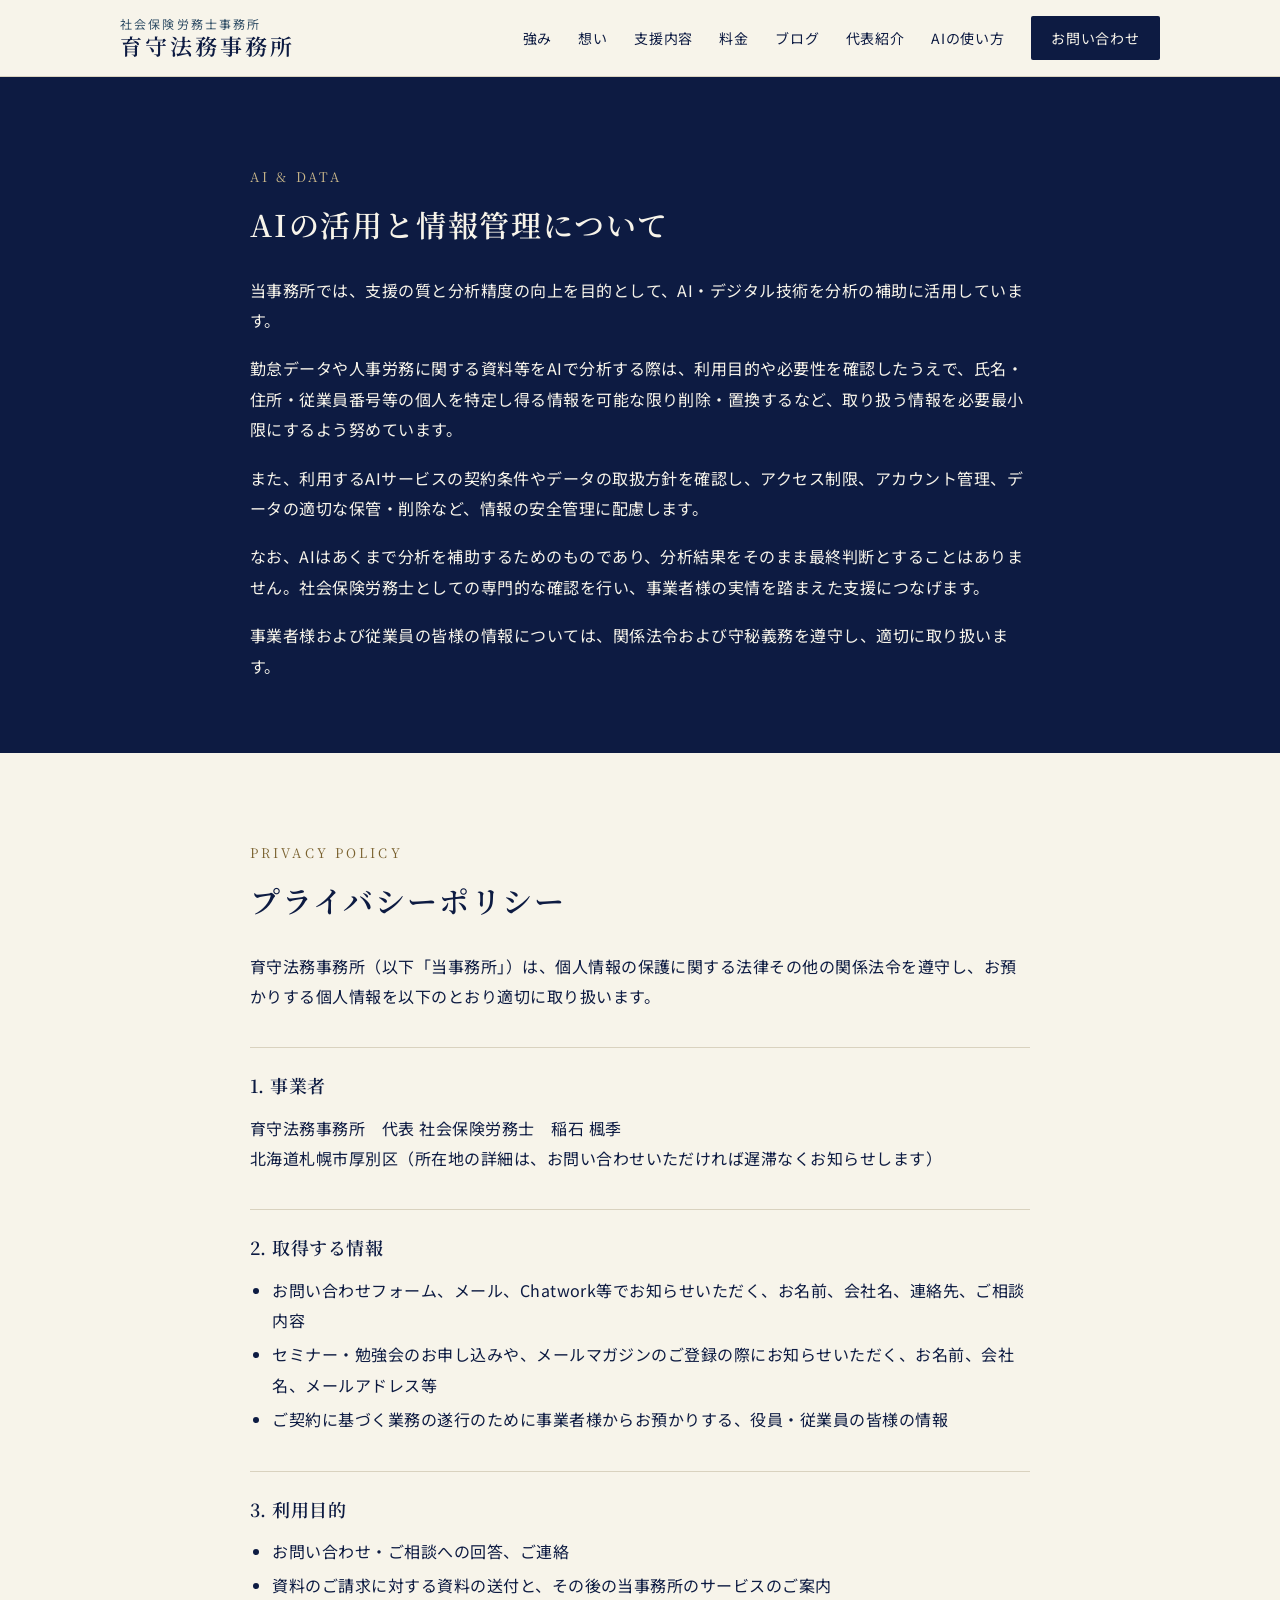
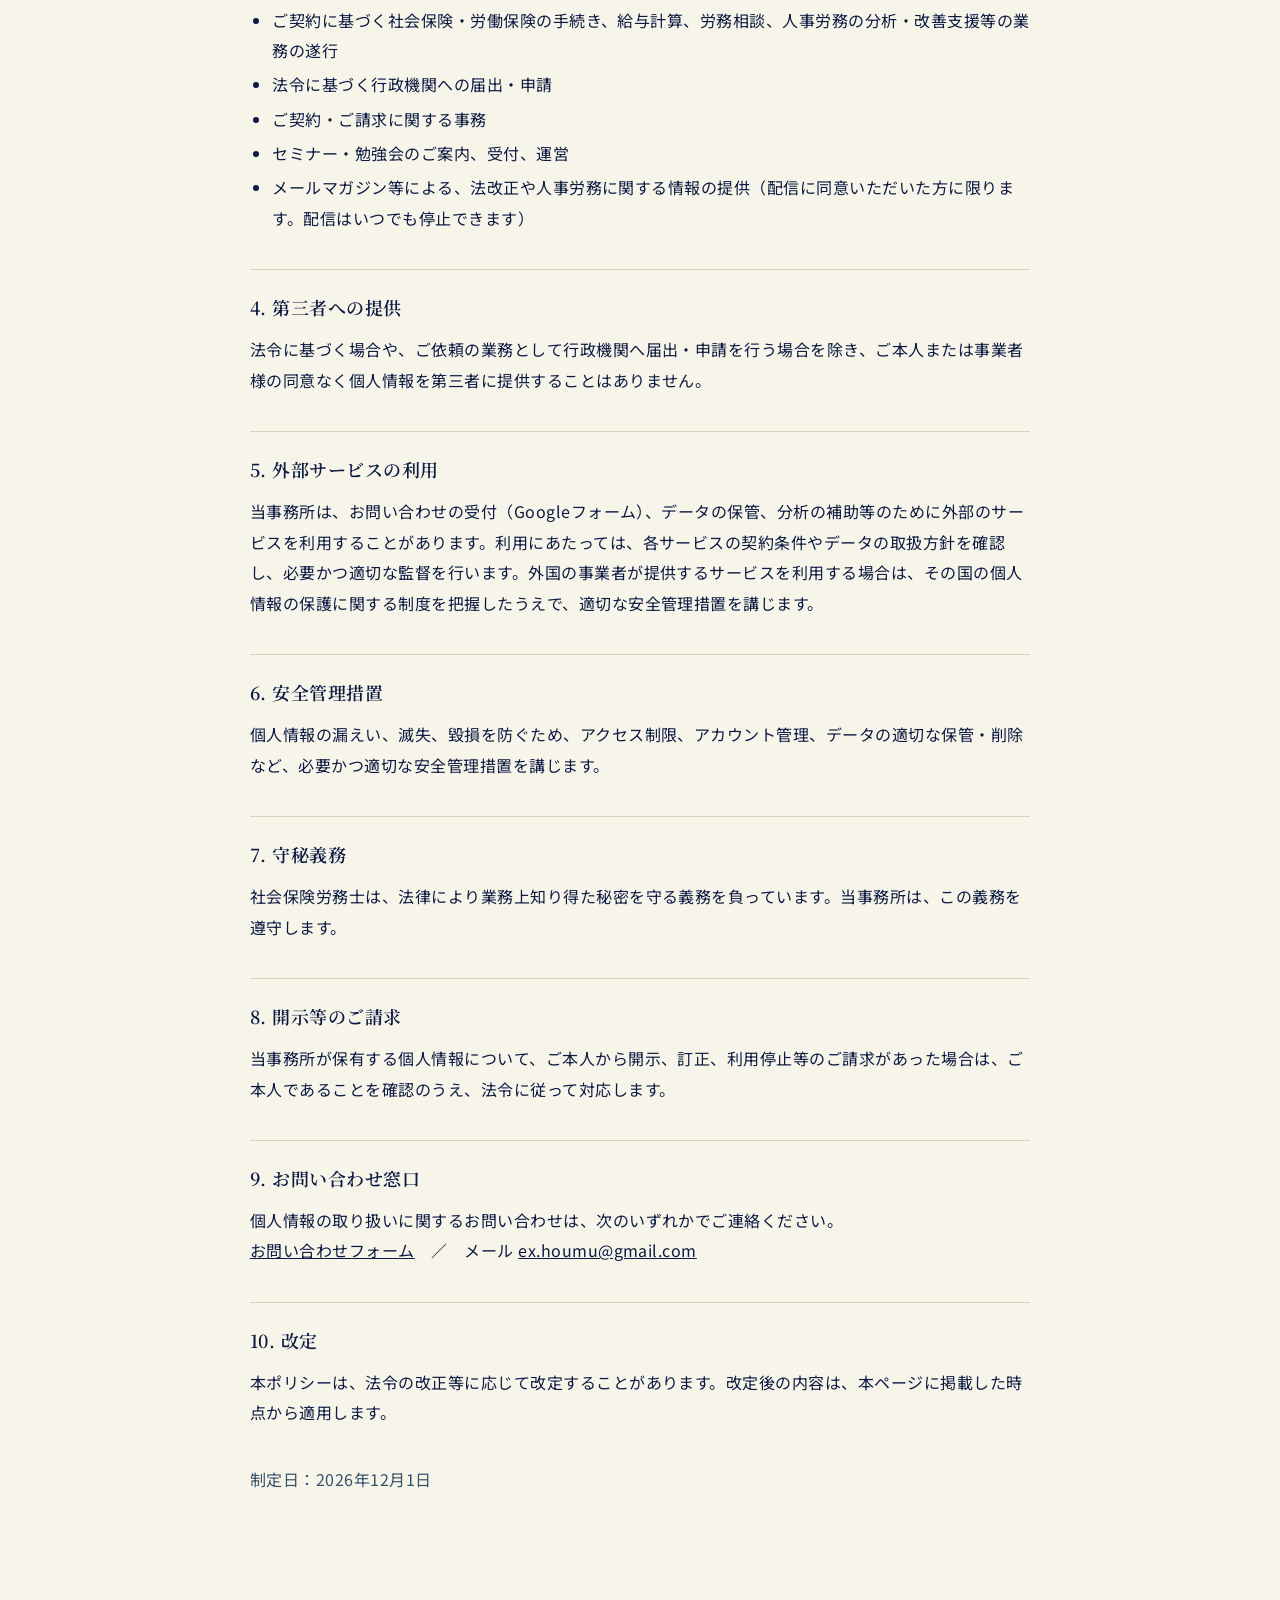
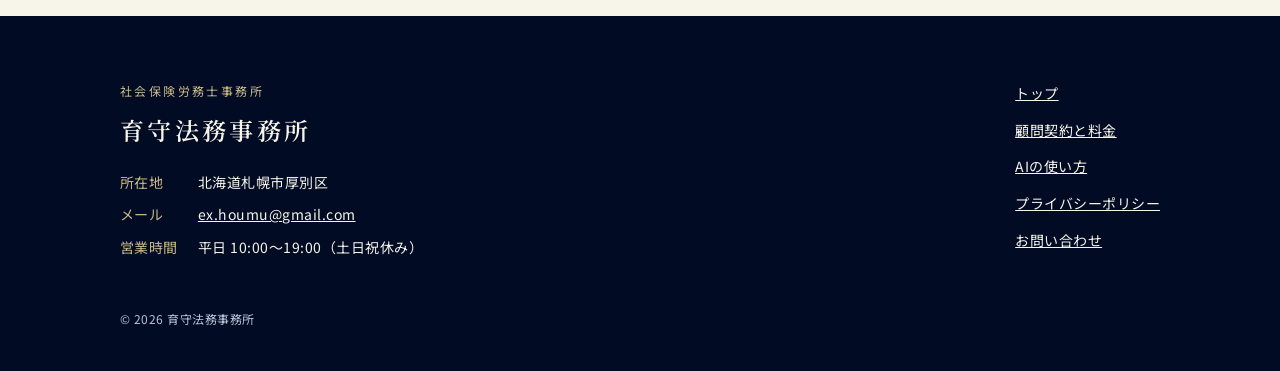
<file: policy.html>
<!doctype html>
<html lang="ja">
<head>
<meta charset="utf-8">
<meta name="viewport" content="width=device-width, initial-scale=1">
<title>AIの活用と情報管理・プライバシーポリシー｜育守法務事務所</title>
<meta name="description" content="育守法務事務所のAIの活用と情報管理の方針、およびプライバシーポリシーです。">
<meta property="og:type" content="article">
<meta property="og:title" content="AIの活用と情報管理・プライバシーポリシー｜育守法務事務所">
<meta property="og:url" content="https://exhoumu.github.io/policy.html">
<meta property="og:image" content="https://exhoumu.github.io/img/ogp.jpg">
<link rel="icon" type="image/png" href="img/favicon.png">
<link rel="apple-touch-icon" href="img/apple-touch-icon.png">
<link rel="preconnect" href="https://fonts.googleapis.com">
<link rel="preconnect" href="https://fonts.gstatic.com" crossorigin>
<link rel="stylesheet" href="https://fonts.googleapis.com/css2?family=Noto+Sans+JP:wght@400;500&amp;family=Noto+Serif+JP:wght@400;600&amp;display=swap">
<link rel="stylesheet" href="css/site.css">
</head>
<body>
<div class="ik">

  <header class="hd">
    <div class="wrap">
      <a class="logo" href="index.html"><small>社会保険労務士事務所</small><span>育守法務事務所</span></a>
      <nav class="nav" aria-label="メインメニュー">
        <a href="index.html#strength">強み</a>
        <a href="index.html#omoi">想い</a>
        <a href="index.html#service">支援内容</a>
        <a href="price.html">料金</a>
        <a href="blog/">ブログ</a>
        <a href="index.html#profile">代表紹介</a>
        <a href="ai.html">AIの使い方</a>
        <a class="btn" href="index.html#contact">お問い合わせ</a>
      </nav>
    </div>
  </header>

  <main>
  <section id="ai" style="padding: 88px 0 72px; background: #0D1B42; color: #F7F4EA">
    <div class="wrap narrow">
      <p class="eyebrow" style="color: #C9B78A">AI &amp; DATA</p>
      <h1 class="h1">AIの活用と情報管理について</h1>
      <div class="doc">
        <p>当事務所では、支援の質と分析精度の向上を目的として、AI・デジタル技術を分析の補助に活用しています。</p>
        <p>勤怠データや人事労務に関する資料等をAIで分析する際は、利用目的や必要性を確認したうえで、氏名・住所・従業員番号等の個人を特定し得る情報を可能な限り削除・置換するなど、取り扱う情報を必要最小限にするよう努めています。</p>
        <p>また、利用するAIサービスの契約条件やデータの取扱方針を確認し、アクセス制限、アカウント管理、データの適切な保管・削除など、情報の安全管理に配慮します。</p>
        <p>なお、AIはあくまで分析を補助するためのものであり、分析結果をそのまま最終判断とすることはありません。社会保険労務士としての専門的な確認を行い、事業者様の実情を踏まえた支援につなげます。</p>
        <p style="margin: 0">事業者様および従業員の皆様の情報については、関係法令および守秘義務を遵守し、適切に取り扱います。</p>
      </div>
    </div>
  </section>

  <section id="privacy" style="padding: 88px 0 104px">
    <div class="wrap narrow">
      <p class="eyebrow">PRIVACY POLICY</p>
      <h2 class="h1">プライバシーポリシー</h2>
      <div class="doc">
        <p>育守法務事務所（以下「当事務所」）は、個人情報の保護に関する法律その他の関係法令を遵守し、お預かりする個人情報を以下のとおり適切に取り扱います。</p>

        <h3>1. 事業者</h3>
        <p>育守法務事務所　代表 社会保険労務士　稲石 楓季<br>北海道札幌市厚別区（所在地の詳細は、お問い合わせいただければ遅滞なくお知らせします）</p>

        <h3>2. 取得する情報</h3>
        <ul>
          <li>お問い合わせフォーム、メール、Chatwork等でお知らせいただく、お名前、会社名、連絡先、ご相談内容</li>
          <li>セミナー・勉強会のお申し込みや、メールマガジンのご登録の際にお知らせいただく、お名前、会社名、メールアドレス等</li>
          <li>ご契約に基づく業務の遂行のために事業者様からお預かりする、役員・従業員の皆様の情報</li>
        </ul>

        <h3>3. 利用目的</h3>
        <ul>
          <li>お問い合わせ・ご相談への回答、ご連絡</li>
          <li>資料のご請求に対する資料の送付と、その後の当事務所のサービスのご案内</li>
          <li>ご契約に基づく社会保険・労働保険の手続き、給与計算、労務相談、人事労務の分析・改善支援等の業務の遂行</li>
          <li>法令に基づく行政機関への届出・申請</li>
          <li>ご契約・ご請求に関する事務</li>
          <li>セミナー・勉強会のご案内、受付、運営</li>
          <li>メールマガジン等による、法改正や人事労務に関する情報の提供（配信に同意いただいた方に限ります。配信はいつでも停止できます）</li>
        </ul>

        <h3>4. 第三者への提供</h3>
        <p>法令に基づく場合や、ご依頼の業務として行政機関へ届出・申請を行う場合を除き、ご本人または事業者様の同意なく個人情報を第三者に提供することはありません。</p>

        <h3>5. 外部サービスの利用</h3>
        <p>当事務所は、お問い合わせの受付（Googleフォーム）、データの保管、分析の補助等のために外部のサービスを利用することがあります。利用にあたっては、各サービスの契約条件やデータの取扱方針を確認し、必要かつ適切な監督を行います。外国の事業者が提供するサービスを利用する場合は、その国の個人情報の保護に関する制度を把握したうえで、適切な安全管理措置を講じます。</p>

        <h3>6. 安全管理措置</h3>
        <p>個人情報の漏えい、滅失、毀損を防ぐため、アクセス制限、アカウント管理、データの適切な保管・削除など、必要かつ適切な安全管理措置を講じます。</p>

        <h3>7. 守秘義務</h3>
        <p>社会保険労務士は、法律により業務上知り得た秘密を守る義務を負っています。当事務所は、この義務を遵守します。</p>

        <h3>8. 開示等のご請求</h3>
        <p>当事務所が保有する個人情報について、ご本人から開示、訂正、利用停止等のご請求があった場合は、ご本人であることを確認のうえ、法令に従って対応します。</p>

        <h3>9. お問い合わせ窓口</h3>
        <p>個人情報の取り扱いに関するお問い合わせは、次のいずれかでご連絡ください。<br><a href="index.html#contact">お問い合わせフォーム</a>　／　メール <a href="mailto:ex.houmu@gmail.com">ex.houmu@gmail.com</a></p>

        <h3>10. 改定</h3>
        <p>本ポリシーは、法令の改正等に応じて改定することがあります。改定後の内容は、本ページに掲載した時点から適用します。</p>

        <p style="margin-top: 36px; color: #355269">制定日：2026年12月1日</p>
      </div>
    </div>
  </section>
  </main>

  <footer class="ft">
    <div class="wrap">
      <div class="cols">
        <div>
          <p style="margin: 0; font-size: 12px; letter-spacing: 0.2em; color: #C9B78A">社会保険労務士事務所</p>
          <p class="serif" style="margin: 4px 0 0; font-weight: 600; font-size: 24px; letter-spacing: 0.14em">育守法務事務所</p>
          <dl>
            <dt>所在地</dt><dd>北海道札幌市厚別区</dd>
            <dt>メール</dt><dd><a href="mailto:ex.houmu@gmail.com">ex.houmu@gmail.com</a></dd>
            <dt>営業時間</dt><dd>平日 10:00〜19:00（土日祝休み）</dd>
          </dl>
        </div>
        <nav aria-label="フッターメニュー">
          <a href="index.html">トップ</a>
          <a href="price.html">顧問契約と料金</a>
          <a href="ai.html">AIの使い方</a>
          <a href="policy.html">プライバシーポリシー</a>
          <a href="index.html#contact">お問い合わせ</a>
        </nav>
      </div>
      <p style="margin: 48px 0 0; font-size: 12px; color: #B8C2D6">© 2026 育守法務事務所</p>
    </div>
  </footer>
</div>
</body>
</html>
</file>
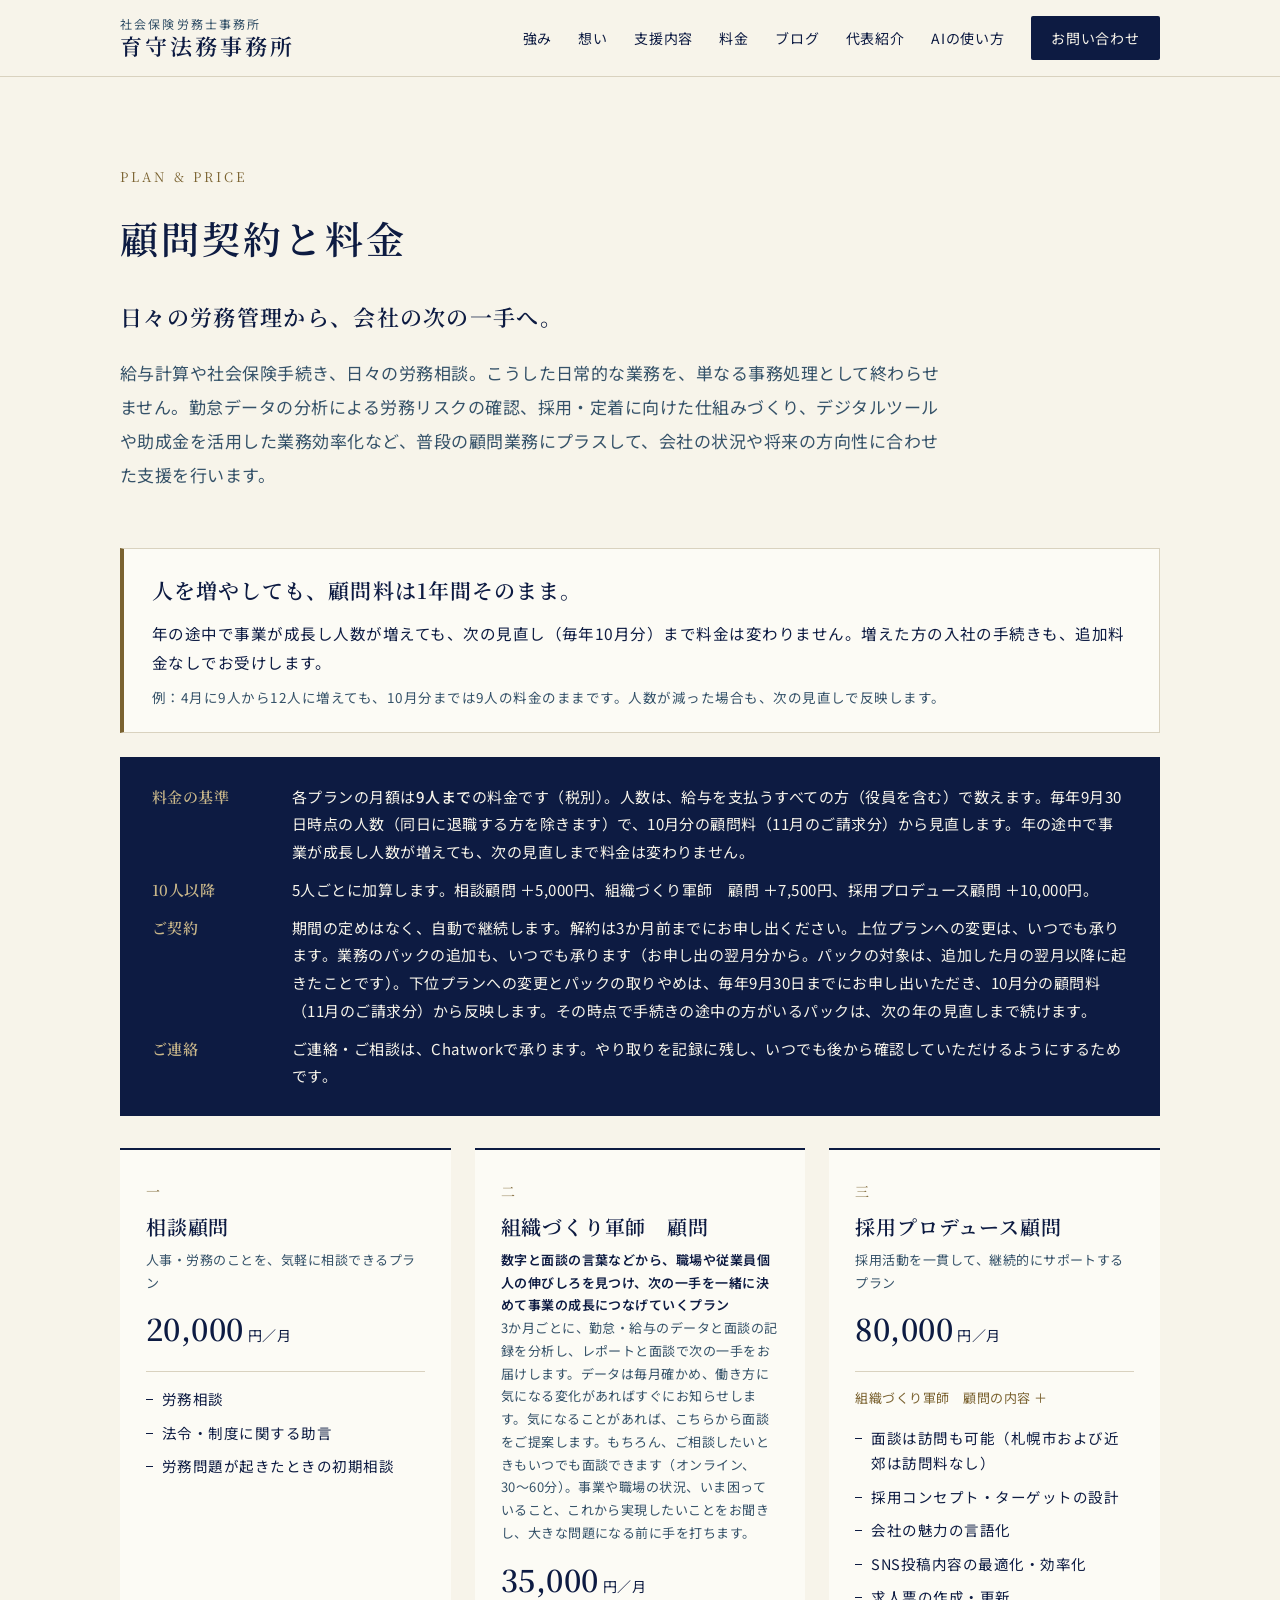
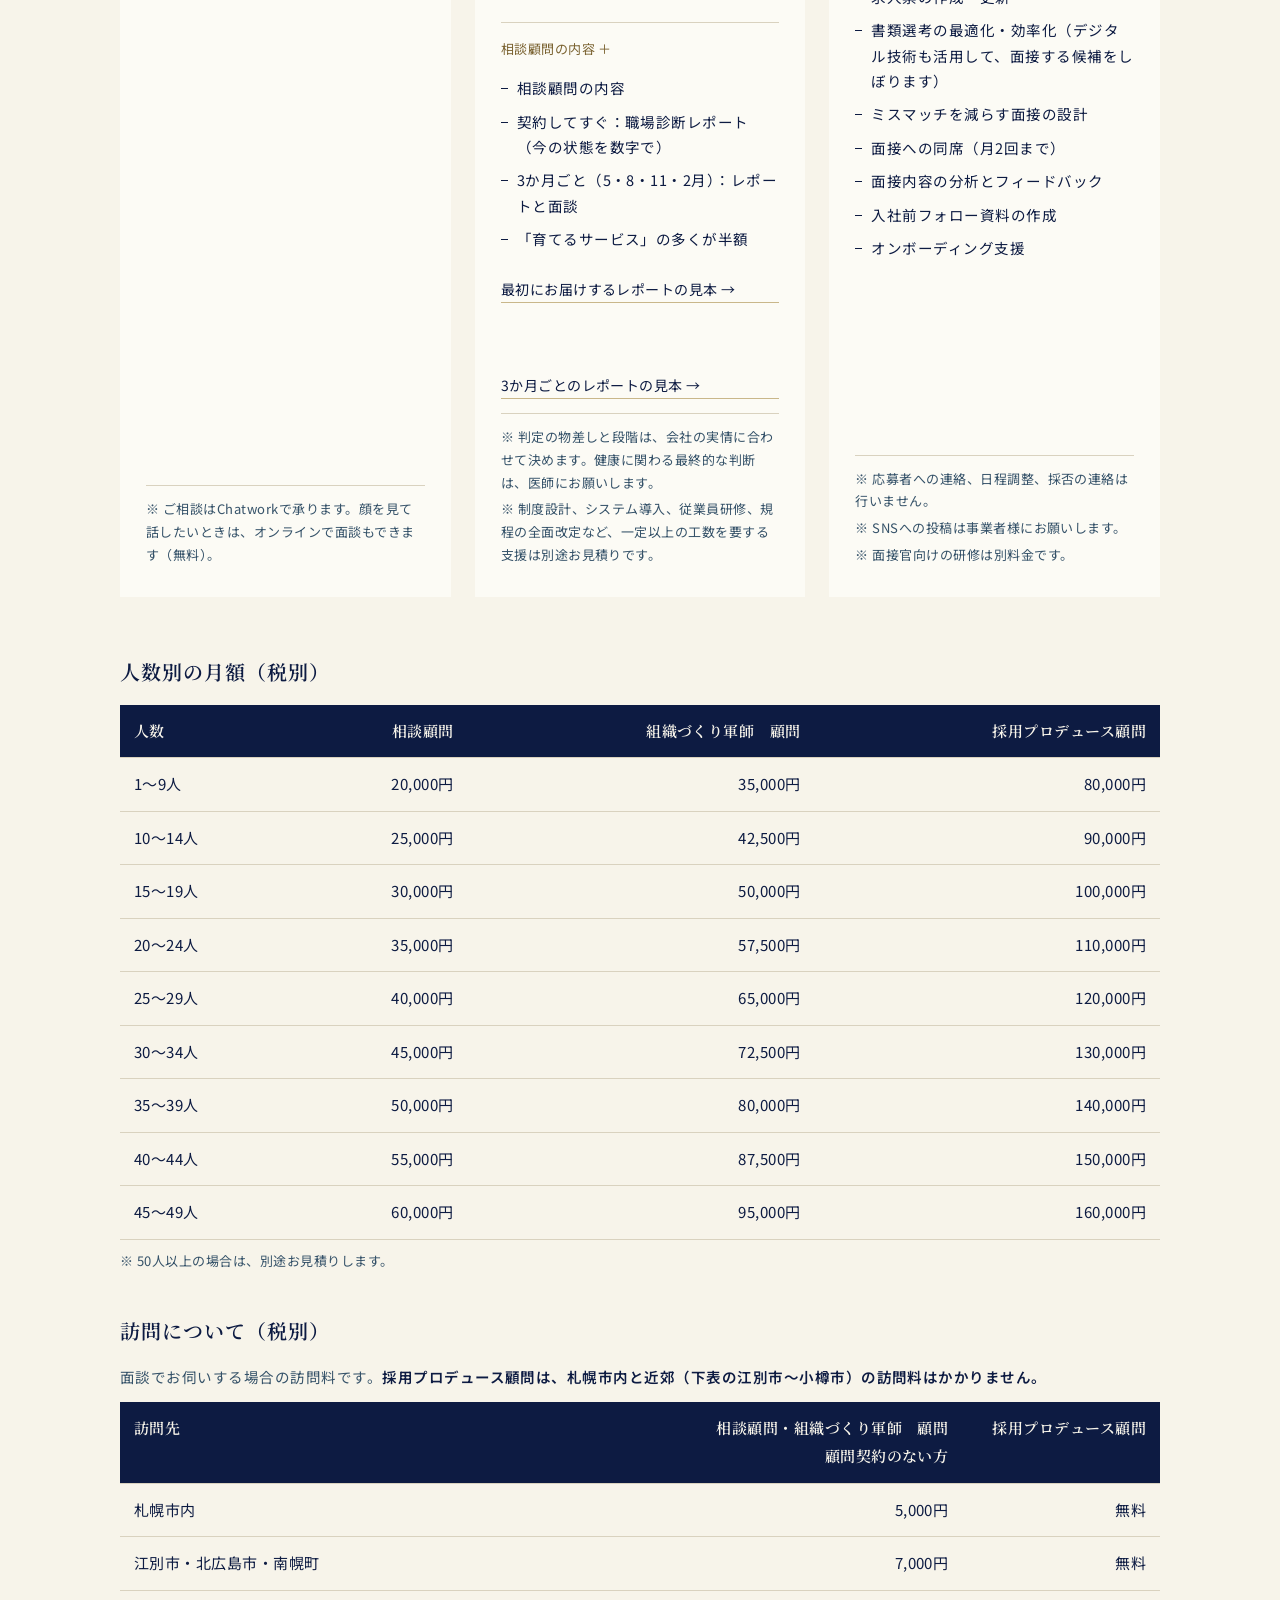
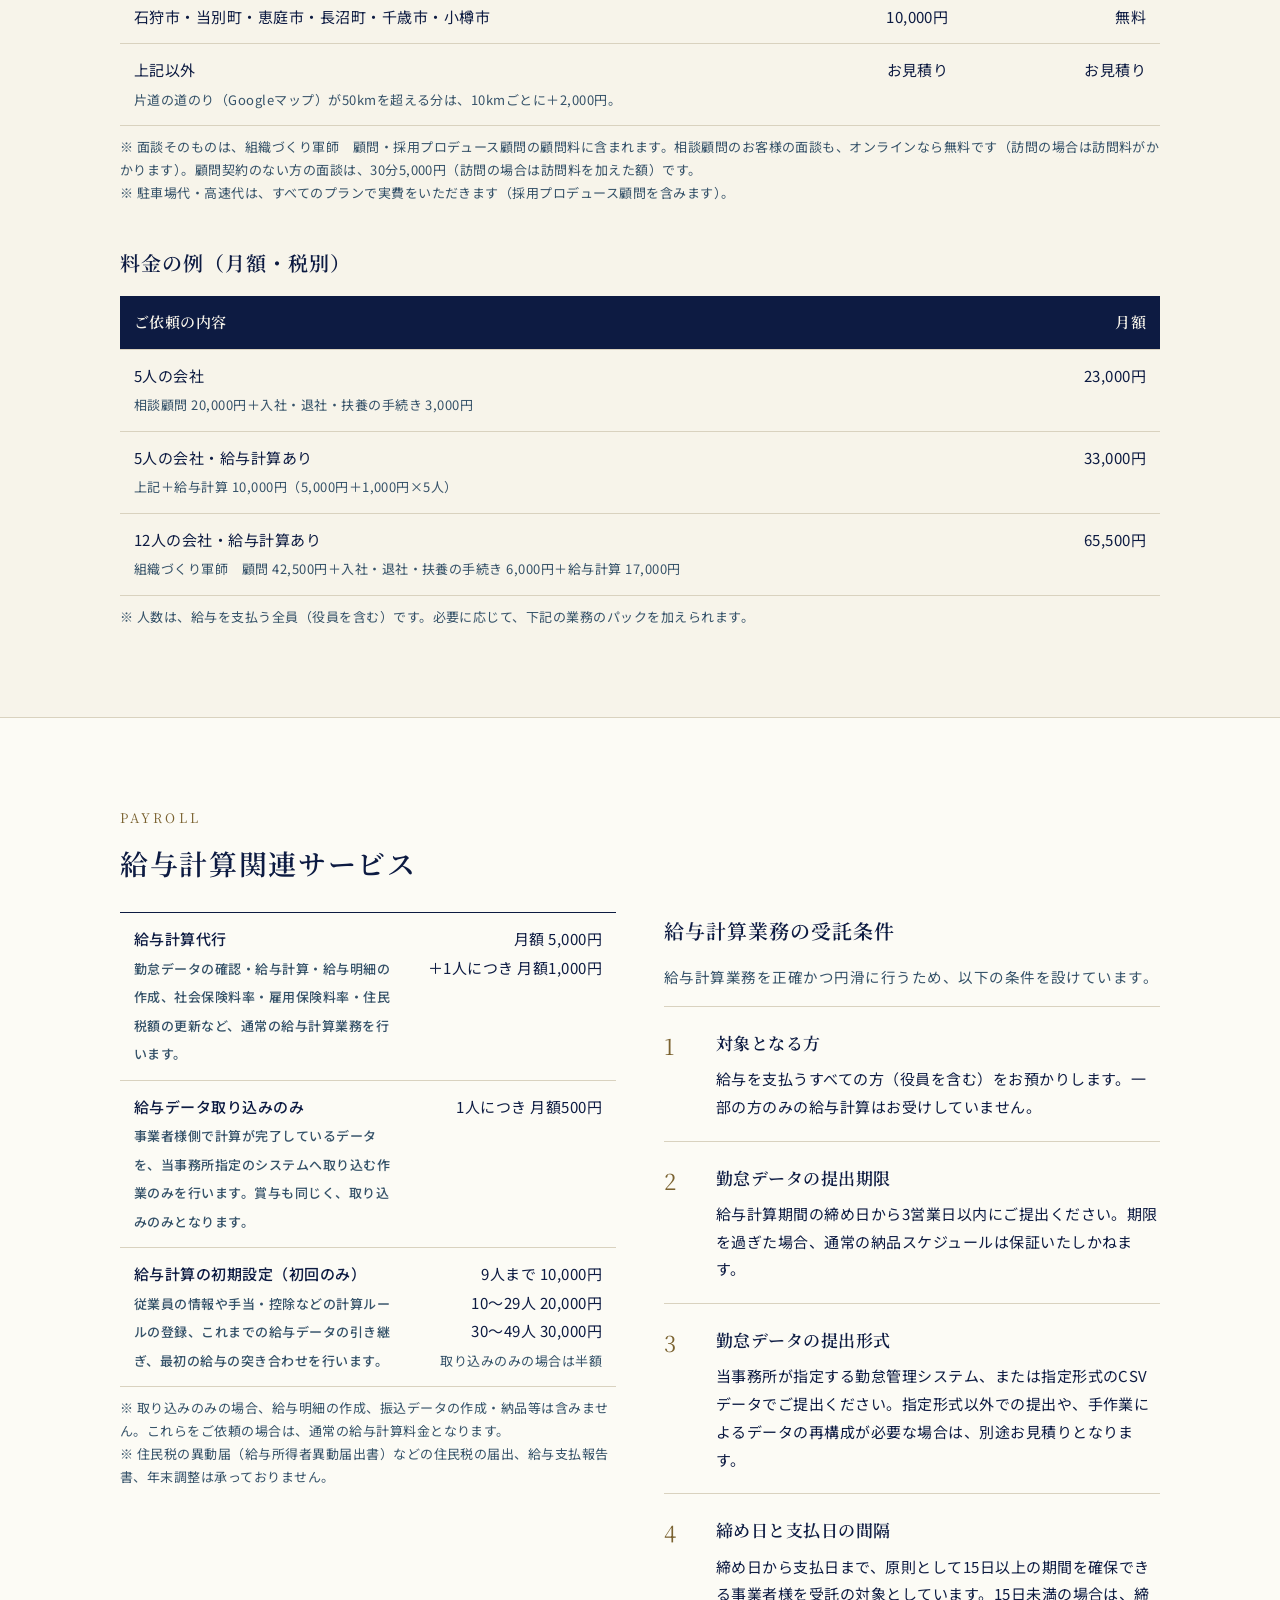
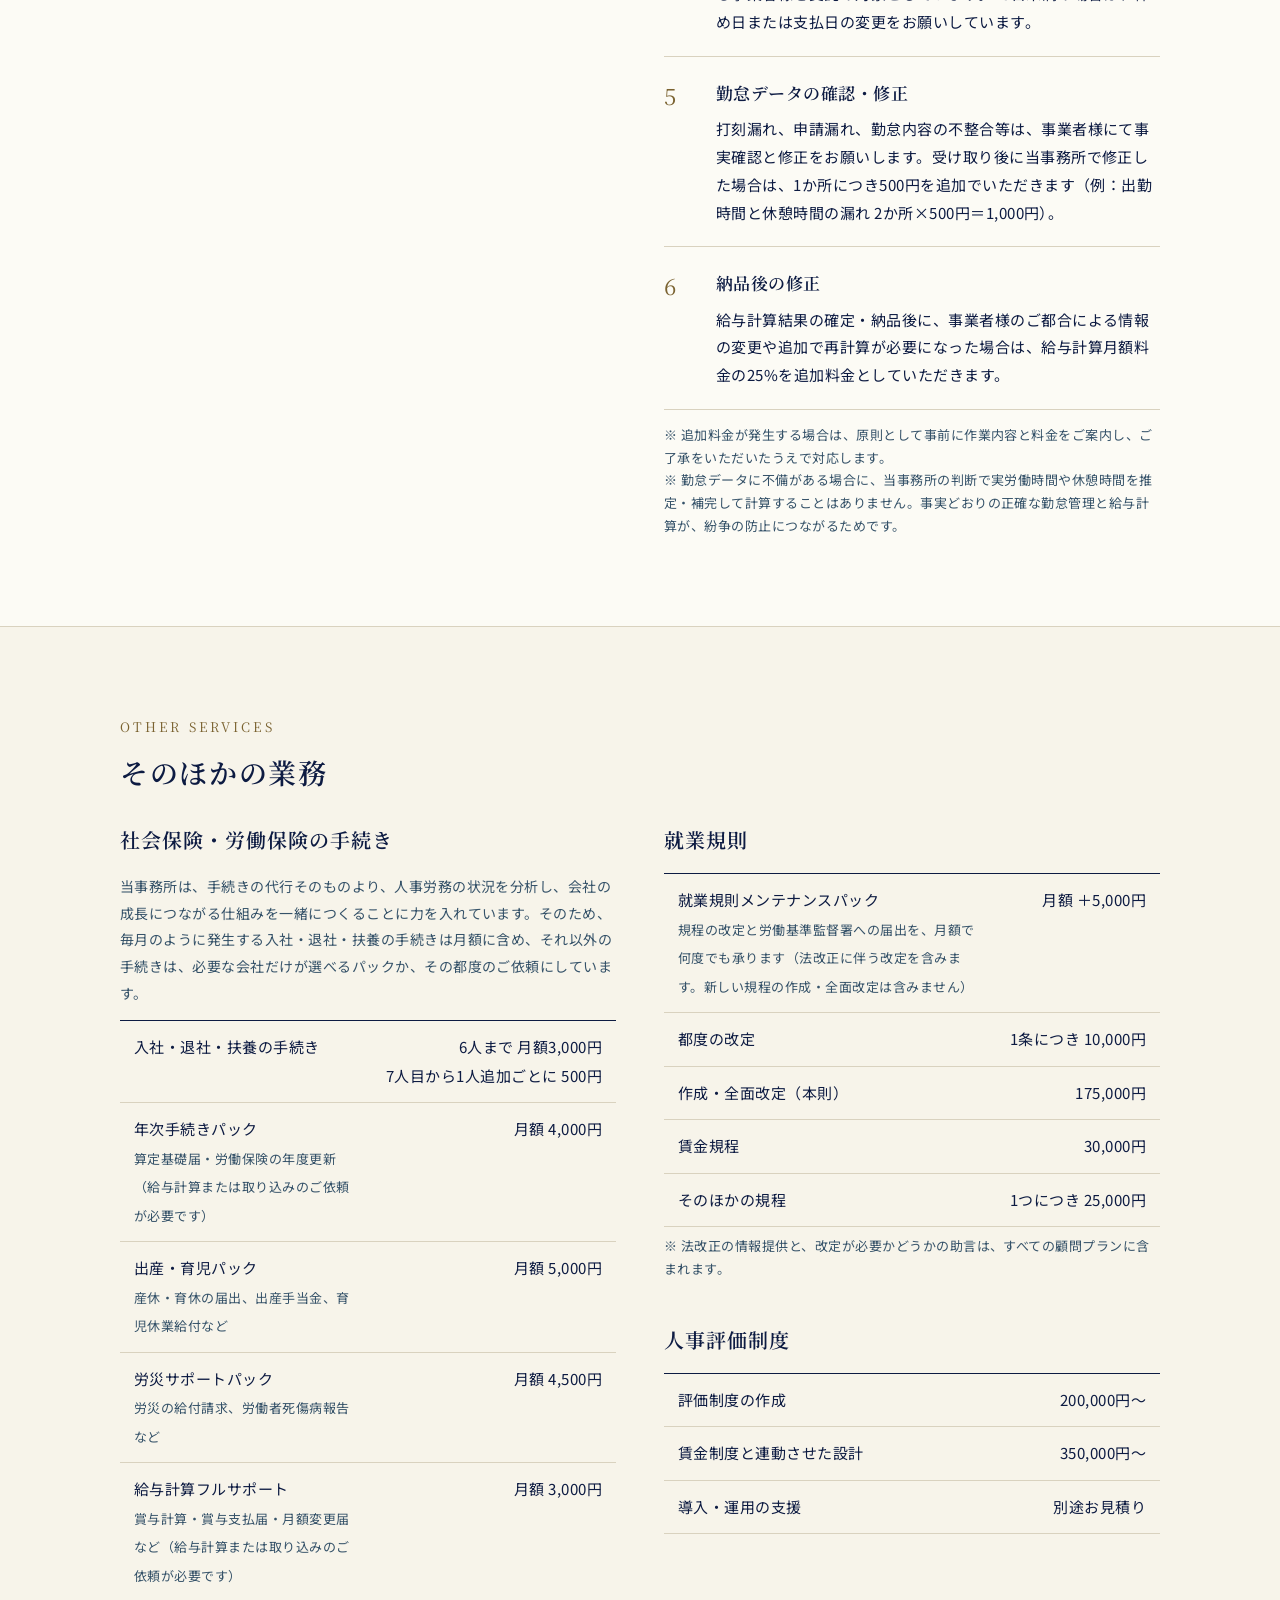
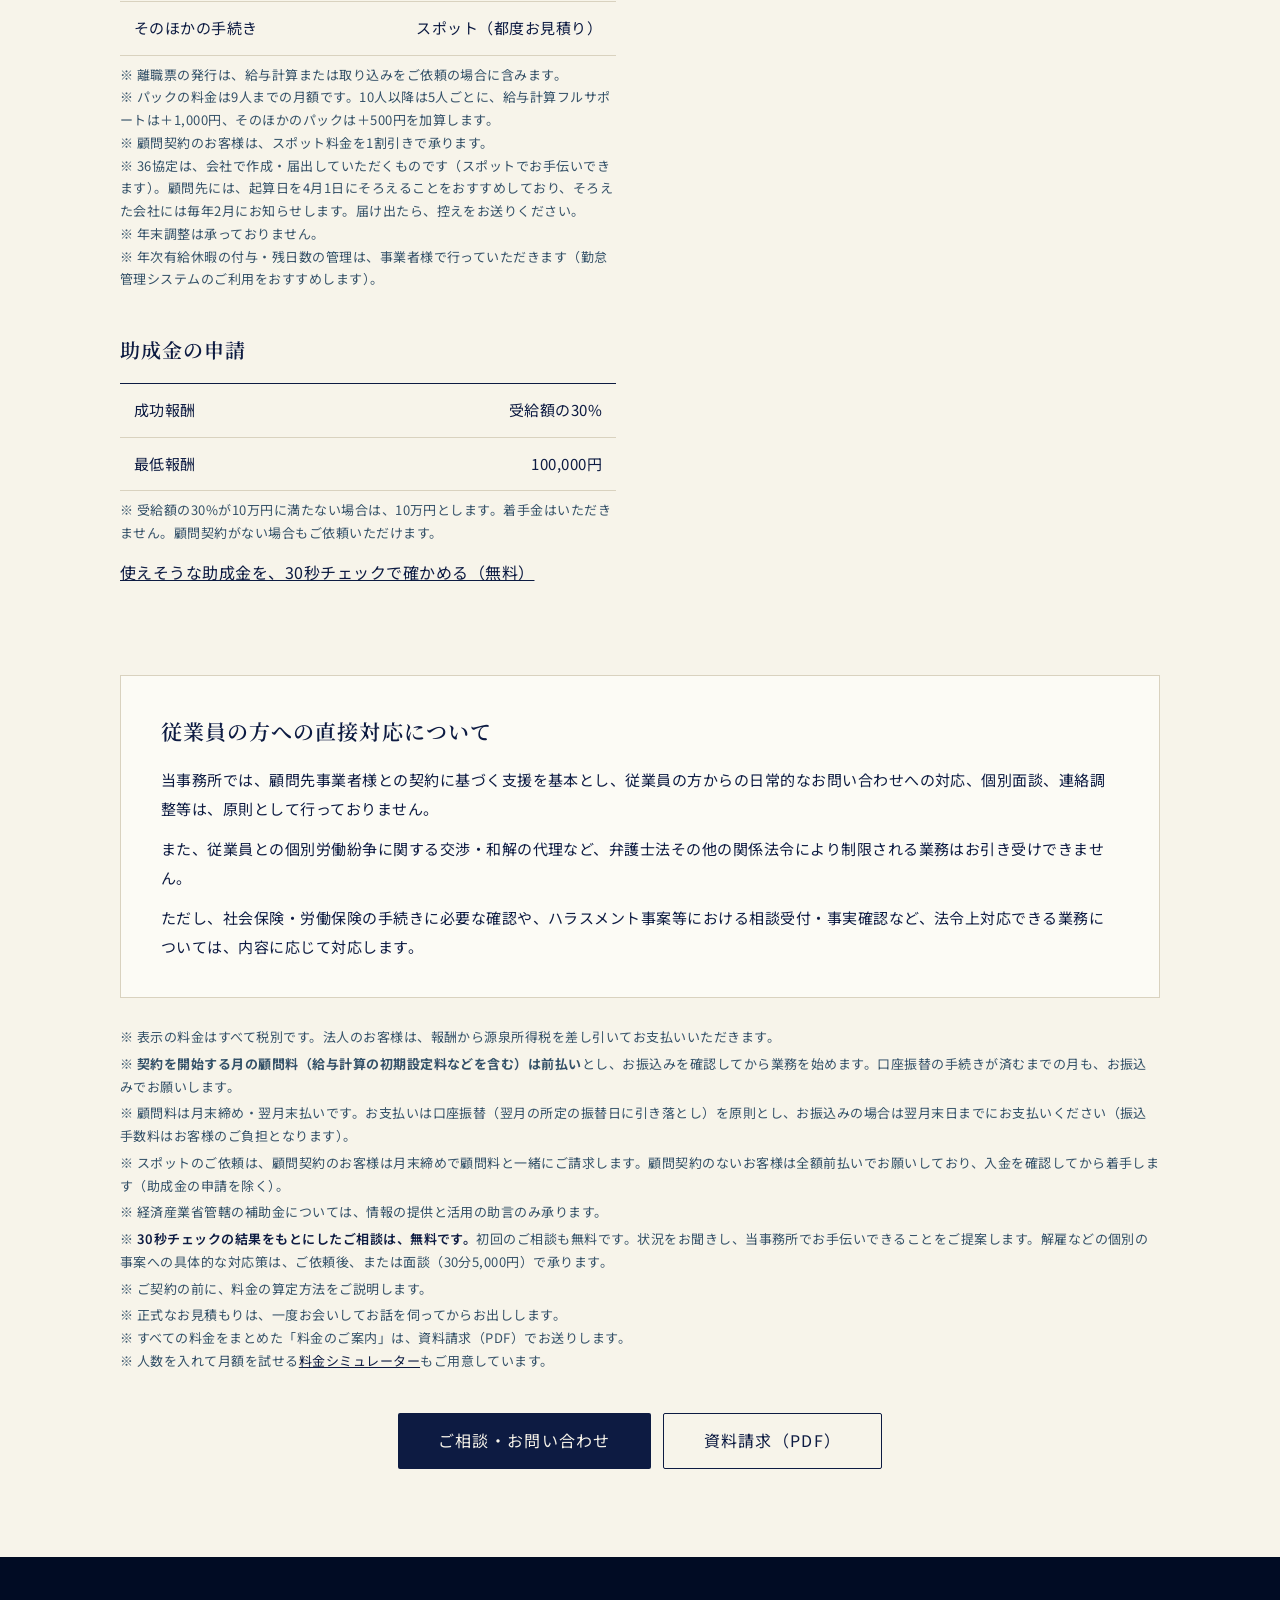
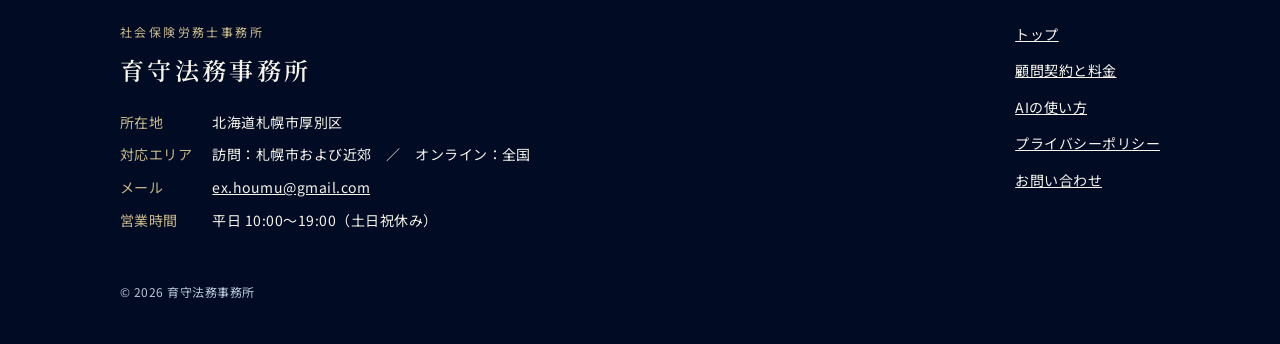
<file: price.html>
<!doctype html>
<html lang="ja">
<head>
<meta charset="utf-8">
<meta name="viewport" content="width=device-width, initial-scale=1">
<title>顧問契約と料金｜育守法務事務所</title>
<meta name="description" content="育守法務事務所の顧問契約（相談顧問・組織づくり軍師　顧問・採用プロデュース顧問）と、給与計算・手続き・助成金・就業規則・人事評価制度の料金のご案内です。">
<meta property="og:type" content="article">
<meta property="og:title" content="顧問契約と料金｜育守法務事務所">
<meta property="og:url" content="https://exhoumu.github.io/price.html">
<meta property="og:image" content="https://exhoumu.github.io/img/ogp.jpg">
<link rel="icon" type="image/png" href="img/favicon.png">
<link rel="apple-touch-icon" href="img/apple-touch-icon.png">
<link rel="preconnect" href="https://fonts.googleapis.com">
<link rel="preconnect" href="https://fonts.gstatic.com" crossorigin>
<link rel="stylesheet" href="https://fonts.googleapis.com/css2?family=Noto+Sans+JP:wght@400;500&amp;family=Noto+Serif+JP:wght@400;600&amp;display=swap">
<link rel="stylesheet" href="css/site.css">
</head>
<body>
<div class="ik page-sub">

  <header class="hd">
    <div class="wrap">
      <a class="logo" href="index.html"><small>社会保険労務士事務所</small><span>育守法務事務所</span></a>
      <nav class="nav" aria-label="メインメニュー">
        <a href="index.html#strength">強み</a>
        <a href="index.html#omoi">想い</a>
        <a href="index.html#service">支援内容</a>
        <a href="price.html">料金</a>
        <a href="blog/">ブログ</a>
        <a href="index.html#profile">代表紹介</a>
        <a href="ai.html">AIの使い方</a>
        <a class="btn" href="index.html#contact">お問い合わせ</a>
      </nav>
    </div>
  </header>

  <main>
  <section style="padding: 88px 0 56px">
    <div class="wrap">
      <p class="eyebrow">PLAN &amp; PRICE</p>
      <h1 class="serif" style="margin: 0 0 22px; font-weight: 600; font-size: 38px; letter-spacing: 0.08em">顧問契約と料金</h1>
      <p class="serif" style="margin: 0 0 18px; font-size: 22px; font-weight: 600; letter-spacing: 0.06em">日々の労務管理から、会社の次の一手へ。</p>
      <p class="lead" style="max-width: 820px">給与計算や社会保険手続き、日々の労務相談。こうした日常的な業務を、単なる事務処理として終わらせません。勤怠データの分析による労務リスクの確認、採用・定着に向けた仕組みづくり、デジタルツールや助成金を活用した業務効率化など、普段の顧問業務にプラスして、会社の状況や将来の方向性に合わせた支援を行います。</p>
    </div>
  </section>

  <section style="padding: 0 0 88px">
    <div class="wrap">
      <div style="margin: 0 0 24px; padding: 22px 28px; background: #FCFBF5; border: 1px solid #D9D2BF; border-left: 4px solid #7A6230; display: flex; flex-direction: column; gap: 8px">
          <p class="serif" style="margin: 0; font-weight: 600; font-size: 21px; letter-spacing: 0.05em; color: #0D1B42">人を増やしても、顧問料は1年間そのまま。</p>
          <p style="margin: 0; font-size: 15.5px; line-height: 1.9">年の途中で事業が成長し人数が増えても、次の見直し（毎年10月分）まで料金は変わりません。増えた方の入社の手続きも、追加料金なしでお受けします。</p>
          <p style="margin: 0; font-size: 13.5px; line-height: 1.8; color: #355269">例：4月に9人から12人に増えても、10月分までは9人の料金のままです。人数が減った場合も、次の見直しで反映します。</p>
        </div>
        <div class="basis">
        <span class="lbl">料金の基準</span>
        <span>各プランの月額は<strong style="font-weight: 500">9人まで</strong>の料金です（税別）。人数は、給与を支払うすべての方（役員を含む）で数えます。毎年9月30日時点の人数（同日に退職する方を除きます）で、10月分の顧問料（11月のご請求分）から見直します。年の途中で事業が成長し人数が増えても、次の見直しまで料金は変わりません。</span>
        <span class="lbl">10人以降</span>
        <span>5人ごとに加算します。相談顧問 ＋5,000円、組織づくり軍師　顧問 ＋7,500円、採用プロデュース顧問 ＋10,000円。</span>
        <span class="lbl">ご契約</span>
        <span>期間の定めはなく、自動で継続します。解約は3か月前までにお申し出ください。上位プランへの変更は、いつでも承ります。業務のパックの追加も、いつでも承ります（お申し出の翌月分から。パックの対象は、追加した月の翌月以降に起きたことです）。下位プランへの変更とパックの取りやめは、毎年9月30日までにお申し出いただき、10月分の顧問料（11月のご請求分）から反映します。その時点で手続きの途中の方がいるパックは、次の年の見直しまで続けます。</span>
          <span class="lbl">ご連絡</span>
          <span>ご連絡・ご相談は、Chatworkで承ります。やり取りを記録に残し、いつでも後から確認していただけるようにするためです。</span>
      </div>

      <div class="grid3" style="margin-top: 32px">
        <div class="card">
          <div style="padding-bottom: 14px; border-bottom: 1px solid #D9D2BF; display: flex; flex-direction: column; gap: 6px">
            <span class="num">一</span><h3>相談顧問</h3>
            <p class="nt">人事・労務のことを、気軽に相談できるプラン</p>
            <p class="price">20,000<small>円／月</small></p>
          </div>
          <ul class="list"><li>労務相談</li><li>法令・制度に関する助言</li><li>労務問題が起きたときの初期相談</li></ul>
          <p class="nt" style="margin-top: auto; padding-top: 12px; border-top: 1px solid #D9D2BF">※ ご相談はChatworkで承ります。顔を見て話したいときは、オンラインで面談もできます（無料）。</p>
        </div>
        <div class="card">
          <div style="padding-bottom: 14px; border-bottom: 1px solid #D9D2BF; display: flex; flex-direction: column; gap: 6px">
            <span class="num">二</span><h3>組織づくり軍師　顧問</h3>
            <p class="nt"><b style="color: #0D1B42; font-weight: 600">数字と面談の言葉などから、職場や従業員個人の伸びしろを見つけ、次の一手を一緒に決めて事業の成長につなげていくプラン</b><br>3か月ごとに、勤怠・給与のデータと面談の記録を分析し、レポートと面談で次の一手をお届けします。データは毎月確かめ、働き方に気になる変化があればすぐにお知らせします。気になることがあれば、こちらから面談をご提案します。もちろん、ご相談したいときもいつでも面談できます（オンライン、30〜60分）。事業や職場の状況、いま困っていること、これから実現したいことをお聞きし、大きな問題になる前に手を打ちます。</p>
            <p class="price">35,000<small>円／月</small></p>
          </div>
          <span style="font-size: 13px; color: #7A6230">相談顧問の内容 ＋</span>
          <ul class="list"><li>相談顧問の内容</li><li>契約してすぐ：職場診断レポート（今の状態を数字で）</li><li>3か月ごと（5・8・11・2月）：レポートと面談</li><li>「育てるサービス」の多くが半額</li></ul>
          <a href="https://exhoumu.github.io/sample-shoki.html" style="display: inline-block; margin-top: 10px; font-size: 14px; color: #0D1B42; border-bottom: 1px solid #C9B78A; text-decoration: none">最初にお届けするレポートの見本 →</a><br><a href="https://exhoumu.github.io/sample-report.html" style="display: inline-block; margin-top: 10px; font-size: 14px; color: #0D1B42; border-bottom: 1px solid #C9B78A; text-decoration: none">3か月ごとのレポートの見本 →</a>
          <div style="margin-top: auto; padding-top: 12px; border-top: 1px solid #D9D2BF; display: flex; flex-direction: column; gap: 4px">
            <p class="nt">※ 判定の物差しと段階は、会社の実情に合わせて決めます。健康に関わる最終的な判断は、医師にお願いします。</p>
            <p class="nt">※ 制度設計、システム導入、従業員研修、規程の全面改定など、一定以上の工数を要する支援は別途お見積りです。</p>
          </div>
        </div>
        <div class="card">
          <div style="padding-bottom: 14px; border-bottom: 1px solid #D9D2BF; display: flex; flex-direction: column; gap: 6px">
            <span class="num">三</span><h3>採用プロデュース顧問</h3>
            <p class="nt">採用活動を一貫して、継続的にサポートするプラン</p>
            <p class="price">80,000<small>円／月</small></p>
          </div>
          <span style="font-size: 13px; color: #7A6230">組織づくり軍師　顧問の内容 ＋</span>
          <ul class="list"><li>面談は訪問も可能（札幌市および近郊は訪問料なし）</li><li>採用コンセプト・ターゲットの設計</li><li>会社の魅力の言語化</li><li>SNS投稿内容の最適化・効率化</li><li>求人票の作成・更新</li><li>書類選考の最適化・効率化（デジタル技術も活用して、面接する候補をしぼります）</li><li>ミスマッチを減らす面接の設計</li><li>面接への同席（月2回まで）</li><li>面接内容の分析とフィードバック</li><li>入社前フォロー資料の作成</li><li>オンボーディング支援</li></ul>
          <div style="margin-top: auto; padding-top: 12px; border-top: 1px solid #D9D2BF; display: flex; flex-direction: column; gap: 4px">
            <p class="nt">※ 応募者への連絡、日程調整、採否の連絡は行いません。</p>
            <p class="nt">※ SNSへの投稿は事業者様にお願いします。</p>
            <p class="nt">※ 面接官向けの研修は別料金です。</p>
          </div>
        </div>
      </div>

      <div style="margin-top: 56px">
        <h2 class="h3">人数別の月額（税別）</h2>
        <div class="scroll">
          <table class="tbl" style="min-width: 600px">
            <thead><tr><th>人数</th><th style="text-align: right">相談顧問</th><th style="text-align: right">組織づくり軍師　顧問</th><th style="text-align: right">採用プロデュース顧問</th></tr></thead>
            <tbody>
              <tr><th style="font-weight: 400">1〜9人</th><td class="r">20,000円</td><td class="r">35,000円</td><td class="r">80,000円</td></tr>
              <tr><th style="font-weight: 400">10〜14人</th><td class="r">25,000円</td><td class="r">42,500円</td><td class="r">90,000円</td></tr>
              <tr><th style="font-weight: 400">15〜19人</th><td class="r">30,000円</td><td class="r">50,000円</td><td class="r">100,000円</td></tr>
              <tr><th style="font-weight: 400">20〜24人</th><td class="r">35,000円</td><td class="r">57,500円</td><td class="r">110,000円</td></tr>
              <tr><th style="font-weight: 400">25〜29人</th><td class="r">40,000円</td><td class="r">65,000円</td><td class="r">120,000円</td></tr>
              <tr><th style="font-weight: 400">30〜34人</th><td class="r">45,000円</td><td class="r">72,500円</td><td class="r">130,000円</td></tr>
              <tr><th style="font-weight: 400">35〜39人</th><td class="r">50,000円</td><td class="r">80,000円</td><td class="r">140,000円</td></tr>
              <tr><th style="font-weight: 400">40〜44人</th><td class="r">55,000円</td><td class="r">87,500円</td><td class="r">150,000円</td></tr>
              <tr><th style="font-weight: 400">45〜49人</th><td class="r">60,000円</td><td class="r">95,000円</td><td class="r">160,000円</td></tr>
            </tbody>
          </table>
        </div>
        <p class="nt" style="margin-top: 10px">※ 50人以上の場合は、別途お見積りします。</p>
      <div style="margin-top: 40px">
        <h2 class="h3">訪問について（税別）</h2>
        <p class="nt" style="font-size: 14.5px; margin-bottom: 12px">面談でお伺いする場合の訪問料です。<b style="color: #0D1B42; font-weight: 600">採用プロデュース顧問は、札幌市内と近郊（下表の江別市〜小樽市）の訪問料はかかりません。</b></p>
        <div class="scroll">
          <table class="tbl" style="min-width: 640px">
            <thead><tr><th>訪問先</th><th style="text-align: right">相談顧問・組織づくり軍師　顧問<br>顧問契約のない方</th><th style="text-align: right">採用プロデュース顧問</th></tr></thead>
            <tbody>
              <tr><th style="font-weight: 400">札幌市内</th><td class="r">5,000円</td><td class="r">無料</td></tr>
              <tr><th style="font-weight: 400">江別市・北広島市・南幌町</th><td class="r">7,000円</td><td class="r">無料</td></tr>
              <tr><th style="font-weight: 400">石狩市・当別町・恵庭市・長沼町・千歳市・小樽市</th><td class="r">10,000円</td><td class="r">無料</td></tr>
              <tr><th style="font-weight: 400">上記以外<br><span class="nt">片道の道のり（Googleマップ）が50kmを超える分は、10kmごとに＋2,000円。</span></th><td class="r">お見積り</td><td class="r">お見積り</td></tr>
            </tbody>
          </table>
        </div>
        <p class="nt" style="margin-top: 10px">※ 面談そのものは、組織づくり軍師　顧問・採用プロデュース顧問の顧問料に含まれます。相談顧問のお客様の面談も、オンラインなら無料です（訪問の場合は訪問料がかかります）。顧問契約のない方の面談は、30分5,000円（訪問の場合は訪問料を加えた額）です。</p>
        <p class="nt">※ 駐車場代・高速代は、すべてのプランで実費をいただきます（採用プロデュース顧問を含みます）。</p>
      </div>
      <div style="margin-top: 40px">
        <h2 class="h3">料金の例（月額・税別）</h2>
        <div class="scroll">
          <table class="tbl" style="min-width: 560px">
            <thead><tr><th>ご依頼の内容</th><th style="text-align: right">月額</th></tr></thead>
            <tbody>
              <tr><th style="font-weight: 400">5人の会社<br><span class="nt">相談顧問 20,000円＋入社・退社・扶養の手続き 3,000円</span></th><td class="r">23,000円</td></tr>
              <tr><th style="font-weight: 400">5人の会社・給与計算あり<br><span class="nt">上記＋給与計算 10,000円（5,000円＋1,000円×5人）</span></th><td class="r">33,000円</td></tr>
              <tr><th style="font-weight: 400">12人の会社・給与計算あり<br><span class="nt">組織づくり軍師　顧問 42,500円＋入社・退社・扶養の手続き 6,000円＋給与計算 17,000円</span></th><td class="r">65,500円</td></tr>
            </tbody>
          </table>
        </div>
        <p class="nt" style="margin-top: 10px">※ 人数は、給与を支払う全員（役員を含む）です。必要に応じて、下記の業務のパックを加えられます。</p>
      </div>
      </div>
    </div>
  </section>

  <section class="sec" style="background: #FCFBF5; border-top: 1px solid #D9D2BF; border-bottom: 1px solid #D9D2BF">
    <div class="wrap">
      <p class="eyebrow">PAYROLL</p>
      <h2 class="h2">給与計算関連サービス</h2>
      <div class="two" style="margin-top: 28px">
        <div>
          <table class="tbl" style="border-top: 1px solid #0D1B42">
            <tbody>
              <tr><th style="font-weight: 500">給与計算代行<br><span class="nt">勤怠データの確認・給与計算・給与明細の作成、社会保険料率・雇用保険料率・住民税額の更新など、通常の給与計算業務を行います。</span></th><td class="r">月額 5,000円<br>＋1人につき 月額1,000円</td></tr>
              <tr><th style="font-weight: 500">給与データ取り込みのみ<br><span class="nt">事業者様側で計算が完了しているデータを、当事務所指定のシステムへ取り込む作業のみを行います。賞与も同じく、取り込みのみとなります。</span></th><td class="r">1人につき 月額500円</td></tr>
              <tr><th style="font-weight: 500">給与計算の初期設定（初回のみ）<br><span class="nt">従業員の情報や手当・控除などの計算ルールの登録、これまでの給与データの引き継ぎ、最初の給与の突き合わせを行います。</span></th><td class="r">9人まで 10,000円<br>10〜29人 20,000円<br>30〜49人 30,000円<br><span class="nt">取り込みのみの場合は半額</span></td></tr>
            </tbody>
          </table>
          <p class="nt" style="margin-top: 10px">※ 取り込みのみの場合、給与明細の作成、振込データの作成・納品等は含みません。これらをご依頼の場合は、通常の給与計算料金となります。</p>
          <p class="nt">※ 住民税の異動届（給与所得者異動届出書）などの住民税の届出、給与支払報告書、年末調整は承っておりません。</p>
        </div>
        <div>
          <h3 class="h3">給与計算業務の受託条件</h3>
          <p class="nt" style="margin-bottom: 16px; font-size: 14.5px">給与計算業務を正確かつ円滑に行うため、以下の条件を設けています。</p>
          <ol class="cond">
            <li><h4>対象となる方</h4><p>給与を支払うすべての方（役員を含む）をお預かりします。一部の方のみの給与計算はお受けしていません。</p></li>
            <li><h4>勤怠データの提出期限</h4><p>給与計算期間の締め日から3営業日以内にご提出ください。期限を過ぎた場合、通常の納品スケジュールは保証いたしかねます。</p></li>
            <li><h4>勤怠データの提出形式</h4><p>当事務所が指定する勤怠管理システム、または指定形式のCSVデータでご提出ください。指定形式以外での提出や、手作業によるデータの再構成が必要な場合は、別途お見積りとなります。</p></li>
            <li><h4>締め日と支払日の間隔</h4><p>締め日から支払日まで、原則として15日以上の期間を確保できる事業者様を受託の対象としています。15日未満の場合は、締め日または支払日の変更をお願いしています。</p></li>
            <li><h4>勤怠データの確認・修正</h4><p>打刻漏れ、申請漏れ、勤怠内容の不整合等は、事業者様にて事実確認と修正をお願いします。受け取り後に当事務所で修正した場合は、1か所につき500円を追加でいただきます（例：出勤時間と休憩時間の漏れ 2か所×500円＝1,000円）。</p></li>
            <li><h4>納品後の修正</h4><p>給与計算結果の確定・納品後に、事業者様のご都合による情報の変更や追加で再計算が必要になった場合は、給与計算月額料金の25%を追加料金としていただきます。</p></li>
          </ol>
          <p class="nt" style="margin-top: 14px">※ 追加料金が発生する場合は、原則として事前に作業内容と料金をご案内し、ご了承をいただいたうえで対応します。</p>
          <p class="nt">※ 勤怠データに不備がある場合に、当事務所の判断で実労働時間や休憩時間を推定・補完して計算することはありません。事実どおりの正確な勤怠管理と給与計算が、紛争の防止につながるためです。</p>
        </div>
      </div>
    </div>
  </section>

  <section class="sec">
    <div class="wrap">
      <p class="eyebrow">OTHER SERVICES</p>
      <h2 class="h2">そのほかの業務</h2>
      <div class="two" style="margin-top: 28px">
        <div style="display: flex; flex-direction: column; gap: 40px">
          <div>
            <h3 class="h3">社会保険・労働保険の手続き</h3>
            <p class="nt" style="margin: 0 0 14px; font-size: 14px; line-height: 1.9; color: #355269">当事務所は、手続きの代行そのものより、人事労務の状況を分析し、会社の成長につながる仕組みを一緒につくることに力を入れています。そのため、毎月のように発生する入社・退社・扶養の手続きは月額に含め、それ以外の手続きは、必要な会社だけが選べるパックか、その都度のご依頼にしています。</p>
            <table class="tbl" style="border-top: 1px solid #0D1B42"><tbody>
              <tr><th style="font-weight: 400">入社・退社・扶養の手続き</th><td class="r">6人まで 月額3,000円<br>7人目から1人追加ごとに 500円</td></tr>
              <tr><th style="font-weight: 400">年次手続きパック<br><span class="nt">算定基礎届・労働保険の年度更新（給与計算または取り込みのご依頼が必要です）</span></th><td class="r">月額 4,000円</td></tr>
              <tr><th style="font-weight: 400">出産・育児パック<br><span class="nt">産休・育休の届出、出産手当金、育児休業給付など</span></th><td class="r">月額 5,000円</td></tr>
              <tr><th style="font-weight: 400">労災サポートパック<br><span class="nt">労災の給付請求、労働者死傷病報告など</span></th><td class="r">月額 4,500円</td></tr>
              <tr><th style="font-weight: 400">給与計算フルサポート<br><span class="nt">賞与計算・賞与支払届・月額変更届など（給与計算または取り込みのご依頼が必要です）</span></th><td class="r">月額 3,000円</td></tr>
              <tr><th style="font-weight: 400">そのほかの手続き</th><td class="r">スポット（都度お見積り）</td></tr>
            </tbody></table>
            <p class="nt" style="margin-top: 8px">※ 離職票の発行は、給与計算または取り込みをご依頼の場合に含みます。<br>※ パックの料金は9人までの月額です。10人以降は5人ごとに、給与計算フルサポートは＋1,000円、そのほかのパックは＋500円を加算します。<br>※ 顧問契約のお客様は、スポット料金を1割引きで承ります。<br>※ 36協定は、会社で作成・届出していただくものです（スポットでお手伝いできます）。顧問先には、起算日を4月1日にそろえることをおすすめしており、そろえた会社には毎年2月にお知らせします。届け出たら、控えをお送りください。<br>※ 年末調整は承っておりません。<br>※ 年次有給休暇の付与・残日数の管理は、事業者様で行っていただきます（勤怠管理システムのご利用をおすすめします）。</p>
          </div>
          <div>
            <h3 class="h3">助成金の申請</h3>
            <table class="tbl" style="border-top: 1px solid #0D1B42"><tbody>
              <tr><th style="font-weight: 400">成功報酬</th><td class="r">受給額の30%</td></tr>
              <tr><th style="font-weight: 400">最低報酬</th><td class="r">100,000円</td></tr>
            </tbody></table>
            <p class="nt" style="margin-top: 8px">※ 受給額の30%が10万円に満たない場合は、10万円とします。着手金はいただきません。顧問契約がない場合もご依頼いただけます。</p>
            <p style="margin: 12px 0 0"><a href="check.html">使えそうな助成金を、30秒チェックで確かめる（無料）</a></p>
          </div>
        </div>
        <div style="display: flex; flex-direction: column; gap: 40px">
          <div>
            <h3 class="h3">就業規則</h3>
            <table class="tbl" style="border-top: 1px solid #0D1B42"><tbody>
              <tr><th style="font-weight: 400">就業規則メンテナンスパック<br><span class="nt">規程の改定と労働基準監督署への届出を、月額で何度でも承ります（法改正に伴う改定を含みます。新しい規程の作成・全面改定は含みません）</span></th><td class="r">月額 ＋5,000円</td></tr>
              <tr><th style="font-weight: 400">都度の改定</th><td class="r">1条につき 10,000円</td></tr>
              <tr><th style="font-weight: 400">作成・全面改定（本則）</th><td class="r">175,000円</td></tr>
              <tr><th style="font-weight: 400">賃金規程</th><td class="r">30,000円</td></tr>
              <tr><th style="font-weight: 400">そのほかの規程</th><td class="r">1つにつき 25,000円</td></tr>
            </tbody></table>
            <p class="nt" style="margin-top: 8px">※ 法改正の情報提供と、改定が必要かどうかの助言は、すべての顧問プランに含まれます。</p>
          </div>
          <div>
            <h3 class="h3">人事評価制度</h3>
            <table class="tbl" style="border-top: 1px solid #0D1B42"><tbody>
              <tr><th style="font-weight: 400">評価制度の作成</th><td class="r">200,000円〜</td></tr>
              <tr><th style="font-weight: 400">賃金制度と連動させた設計</th><td class="r">350,000円〜</td></tr>
              <tr><th style="font-weight: 400">導入・運用の支援</th><td class="r">別途お見積り</td></tr>
            </tbody></table>
          </div>
        </div>
      </div>
    </div>
  </section>

  <section class="sec" style="padding-top: 0">
    <div class="wrap">
      <div style="border: 1px solid #D9D2BF; background: #FCFBF5; padding: 36px 40px">
        <h2 class="h3" style="font-size: 21px">従業員の方への直接対応について</h2>
        <div style="display: flex; flex-direction: column; gap: 12px; font-size: 15px; line-height: 1.9">
          <p style="margin: 0">当事務所では、顧問先事業者様との契約に基づく支援を基本とし、従業員の方からの日常的なお問い合わせへの対応、個別面談、連絡調整等は、原則として行っておりません。</p>
          <p style="margin: 0">また、従業員との個別労働紛争に関する交渉・和解の代理など、弁護士法その他の関係法令により制限される業務はお引き受けできません。</p>
          <p style="margin: 0">ただし、社会保険・労働保険の手続きに必要な確認や、ハラスメント事案等における相談受付・事実確認など、法令上対応できる業務については、内容に応じて対応します。</p>
        </div>
      </div>
      <div style="margin-top: 28px; display: flex; flex-direction: column; gap: 4px">
        <p class="nt">※ 表示の料金はすべて税別です。法人のお客様は、報酬から源泉所得税を差し引いてお支払いいただきます。</p>
        <p class="nt">※ <b>契約を開始する月の顧問料（給与計算の初期設定料などを含む）は前払い</b>とし、お振込みを確認してから業務を始めます。口座振替の手続きが済むまでの月も、お振込みでお願いします。</p>
        <p class="nt">※ 顧問料は月末締め・翌月末払いです。お支払いは口座振替（翌月の所定の振替日に引き落とし）を原則とし、お振込みの場合は翌月末日までにお支払いください（振込手数料はお客様のご負担となります）。</p>
        <p class="nt">※ スポットのご依頼は、顧問契約のお客様は月末締めで顧問料と一緒にご請求します。顧問契約のないお客様は全額前払いでお願いしており、入金を確認してから着手します（助成金の申請を除く）。</p>
        <p class="nt">※ 経済産業省管轄の補助金については、情報の提供と活用の助言のみ承ります。</p>
        <p class="nt">※ <b style="color: #0D1B42; font-weight: 600">30秒チェックの結果をもとにしたご相談は、無料です。</b>初回のご相談も無料です。状況をお聞きし、当事務所でお手伝いできることをご提案します。解雇などの個別の事案への具体的な対応策は、ご依頼後、または面談（30分5,000円）で承ります。</p>
        <p class="nt">※ ご契約の前に、料金の算定方法をご説明します。</p>
        <p class="nt">※ 正式なお見積もりは、一度お会いしてお話を伺ってからお出しします。<br>※ すべての料金をまとめた「料金のご案内」は、資料請求（PDF）でお送りします。<br>※ 人数を入れて月額を試せる<a href="simulator.html">料金シミュレーター</a>もご用意しています。</p>
      </div>
      <div style="margin-top: 40px; display: flex; justify-content: center; gap: 12px; flex-wrap: wrap">
        <a class="btn" href="index.html#contact" style="min-height: 56px; padding: 0 40px; font-size: 16px">ご相談・お問い合わせ</a>
        <a class="btn line" href="https://docs.google.com/forms/d/e/1FAIpQLSfvN-a86iv_raDTc4XyR5IH_K8_LavKqXG-lcxIQ2-PPBE6tA/viewform" target="_blank" rel="noopener" style="min-height: 56px; padding: 0 40px; font-size: 16px">資料請求（PDF）</a>
      </div>
    </div>
  </section>
  </main>

  <footer class="ft">
    <div class="wrap">
      <div class="cols">
        <div>
          <p style="margin: 0; font-size: 12px; letter-spacing: 0.2em; color: #C9B78A">社会保険労務士事務所</p>
          <p class="serif" style="margin: 4px 0 0; font-weight: 600; font-size: 24px; letter-spacing: 0.14em">育守法務事務所</p>
          <dl>
            <dt>所在地</dt><dd>北海道札幌市厚別区</dd>
            <dt>対応エリア</dt><dd>訪問：札幌市および近郊　／　オンライン：全国</dd>
            <dt>メール</dt><dd><a href="mailto:ex.houmu@gmail.com">ex.houmu@gmail.com</a></dd>
            <dt>営業時間</dt><dd>平日 10:00〜19:00（土日祝休み）</dd>
          </dl>
        </div>
        <nav aria-label="フッターメニュー">
          <a href="index.html">トップ</a>
          <a href="price.html">顧問契約と料金</a>
          <a href="ai.html">AIの使い方</a>
          <a href="policy.html">プライバシーポリシー</a>
          <a href="index.html#contact">お問い合わせ</a>
        </nav>
      </div>
      <p style="margin: 48px 0 0; font-size: 12px; color: #B8C2D6">© 2026 育守法務事務所</p>
    </div>
  </footer>
</div>
</body>
</html>
</file>
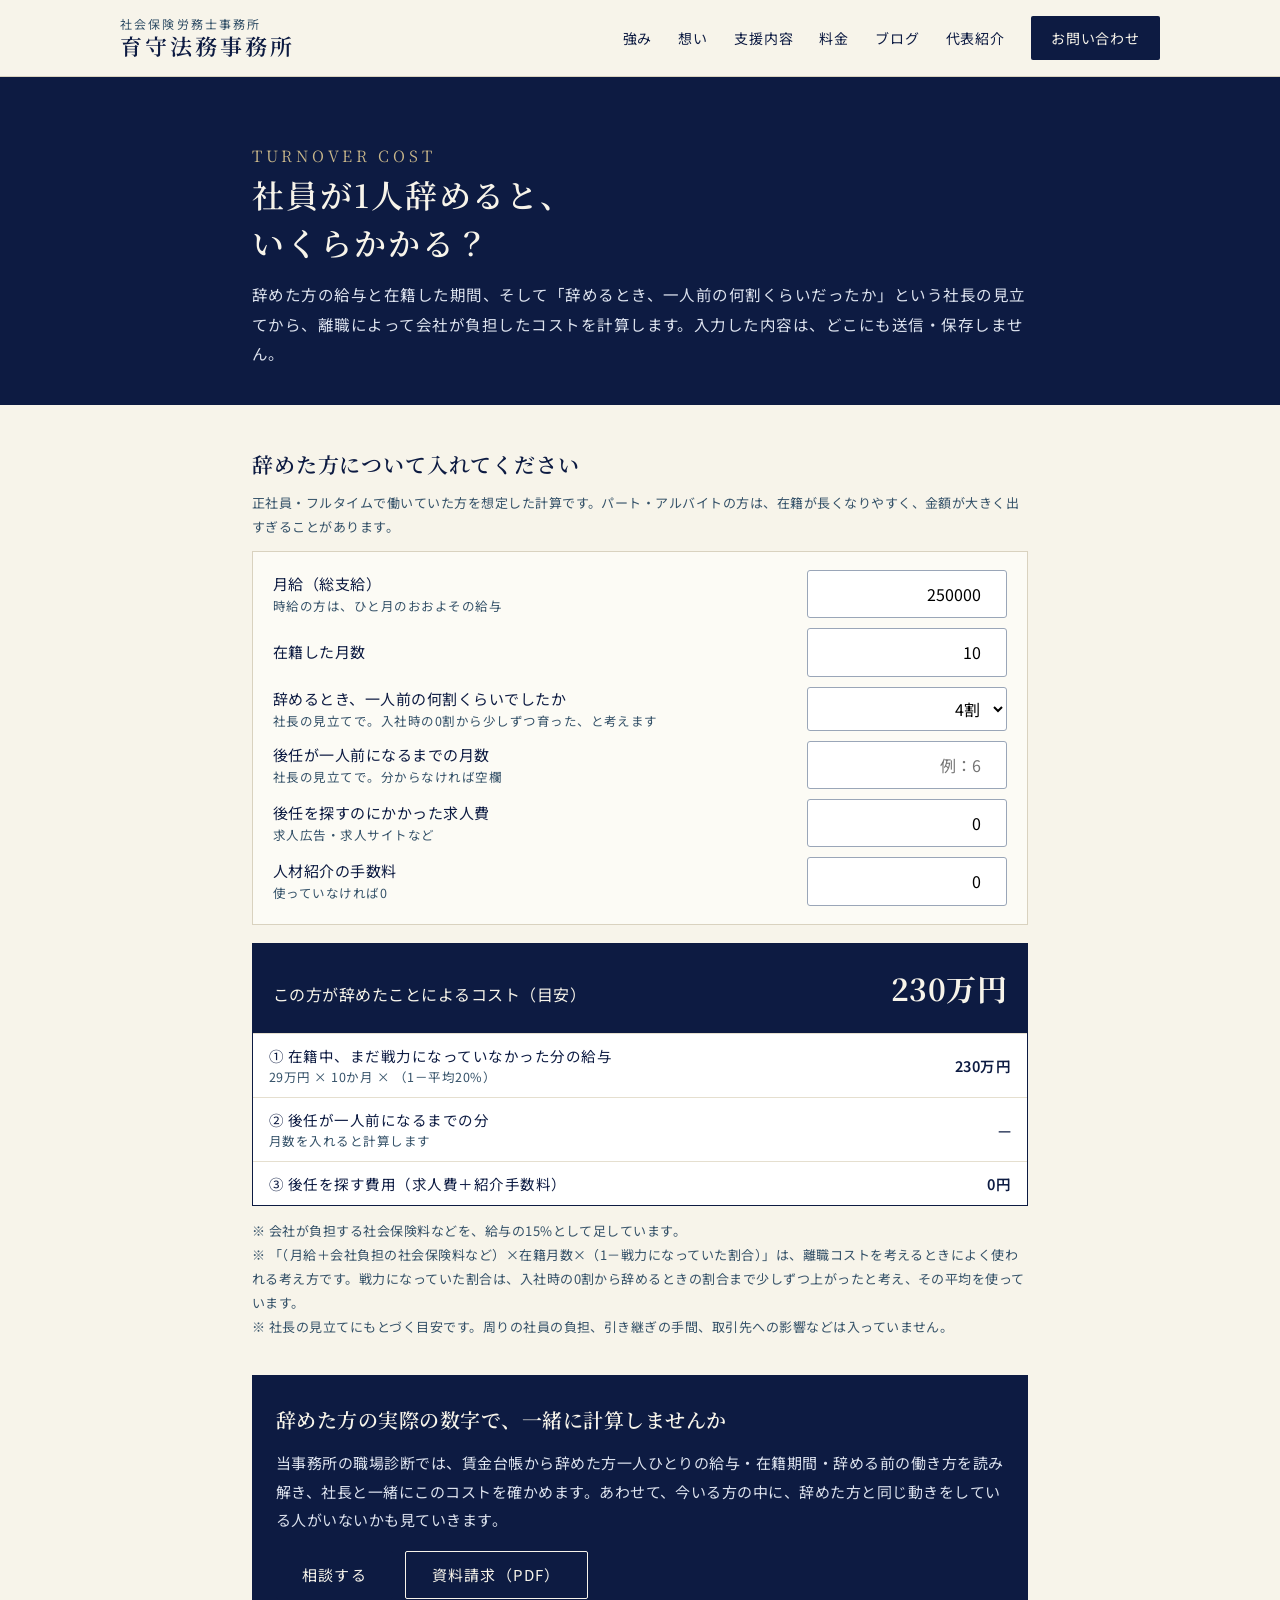
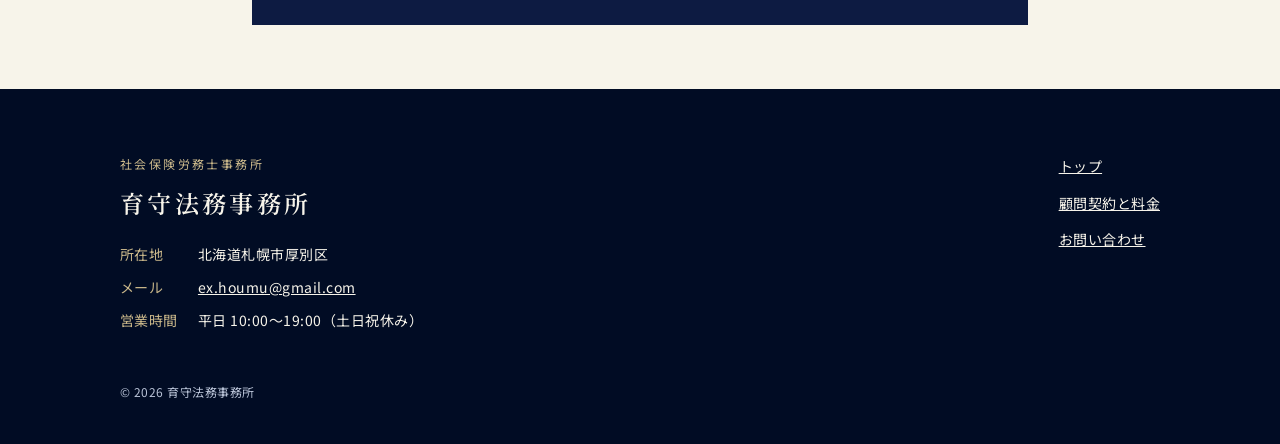
<file: rishoku-cost.html>
<!doctype html>
<html lang="ja">
<head>
<meta charset="utf-8">
<meta name="viewport" content="width=device-width, initial-scale=1">
<title>1人辞めると、いくらかかる？離職コストの計算｜育守法務事務所</title>
<meta name="description" content="社員が1人辞めたときに会社が負担するコスト（育成の損失・後任の育成・採用費）を、御社の数字で計算できます。入力内容は送信・保存しません。">
<meta property="og:type" content="article">
<meta property="og:title" content="1人辞めると、いくらかかる？離職コストの計算｜育守法務事務所">
<meta property="og:url" content="https://exhoumu.github.io/rishoku-cost.html">
<meta property="og:image" content="https://exhoumu.github.io/img/ogp.jpg">
<link rel="icon" type="image/png" href="img/favicon.png">
<link rel="apple-touch-icon" href="img/apple-touch-icon.png">
<link rel="preconnect" href="https://fonts.googleapis.com">
<link rel="preconnect" href="https://fonts.gstatic.com" crossorigin>
<link rel="stylesheet" href="https://fonts.googleapis.com/css2?family=Noto+Sans+JP:wght@400;500&amp;family=Noto+Serif+JP:wght@400;600&amp;display=swap">
<link rel="stylesheet" href="css/site.css">
<style>
.rc-hero{padding:64px 0 36px;background:#0D1B42;color:#F7F4EA}
.rc-hero .eyebrow{color:#C9B78A}
.rc-hero h1{font-family:'Noto Serif JP',serif;font-weight:600;font-size:32px;line-height:1.5;letter-spacing:.06em;margin:0 0 14px}
.rc-hero p{margin:0;font-size:15.5px;line-height:1.9;color:#DCE2EE}
.rc{max-width:820px;margin:0 auto;padding:0 22px}
.rc h2{font-family:'Noto Serif JP',serif;font-weight:600;font-size:21px;margin:40px 0 10px;letter-spacing:.04em}
.rc .f{display:grid;grid-template-columns:1fr 200px;gap:10px 16px;align-items:center;background:#FCFBF5;border:1px solid #D9D2BF;padding:18px 20px}
.rc .f label{font-size:15px;line-height:1.6}
.rc .f label small{display:block;color:#355269;font-size:12.5px}
.rc .f input,.rc .f select{font:inherit;font-size:16px;padding:8px 10px;border:1px solid #9AA6B8;border-radius:3px;width:100%;box-sizing:border-box;text-align:right;background:#fff}
.rc .out{margin-top:18px;border:1px solid #0D1B42;background:#fff}
.rc .out .tot{background:#0D1B42;color:#F7F4EA;padding:16px 20px;display:flex;justify-content:space-between;align-items:baseline;flex-wrap:wrap;gap:8px}
.rc .out .tot b{font-family:'Noto Serif JP',serif;font-size:30px;color:#F7F4EA}
.rc .out table{width:100%;border-collapse:collapse;font-size:14.5px}
.rc .out td{padding:10px 16px;border-top:1px solid #E5DFCF;line-height:1.6}
.rc .out td.r{text-align:right;white-space:nowrap;font-weight:600}
.rc .out td small{display:block;color:#355269;font-size:12.5px}
.rc .note{font-size:13px;color:#355269;line-height:1.85}
.rc .cta{background:#0D1B42;color:#F7F4EA;padding:26px 24px;margin:36px 0 64px}
.rc .cta h3{font-family:'Noto Serif JP',serif;font-weight:600;font-size:20px;margin:0 0 10px}
.rc .cta p{margin:0 0 16px;font-size:15px;line-height:1.9;color:#DCE2EE}
.rc .cta .row{display:flex;gap:12px;flex-wrap:wrap}
.rc .cta .sub{background:transparent;color:#F7F4EA !important;border:1px solid #F7F4EA}
@media (max-width:640px){.rc .f{grid-template-columns:1fr}.rc-hero h1{font-size:25px}}
</style>
</head>
<body>
<div class="ik">

  <header class="hd">
    <div class="wrap">
      <a class="logo" href="index.html"><small>社会保険労務士事務所</small><span>育守法務事務所</span></a>
      <nav class="nav" aria-label="メインメニュー">
        <a href="index.html#strength">強み</a>
        <a href="index.html#omoi">想い</a>
        <a href="index.html#service">支援内容</a>
        <a href="price.html">料金</a>
        <a href="blog/">ブログ</a>
        <a href="index.html#profile">代表紹介</a>
        <a class="btn" href="index.html#contact">お問い合わせ</a>
      </nav>
    </div>
  </header>

  <main>
  <section class="rc-hero"><div class="rc">
    <p class="eyebrow">TURNOVER COST</p>
    <h1>社員が1人辞めると、<br>いくらかかる？</h1>
    <p>辞めた方の給与と在籍した期間、そして「辞めるとき、一人前の何割くらいだったか」という社長の見立てから、離職によって会社が負担したコストを計算します。入力した内容は、どこにも送信・保存しません。</p>
  </div></section>
  <div class="rc">
    <h2>辞めた方について入れてください</h2>
    <p class="note" style="margin:-4px 0 12px">正社員・フルタイムで働いていた方を想定した計算です。パート・アルバイトの方は、在籍が長くなりやすく、金額が大きく出すぎることがあります。</p>
    <div class="f">
      <label for="pay">月給（総支給）<small>時給の方は、ひと月のおおよその給与</small></label><input id="pay" type="number" inputmode="numeric" value="250000">
      <label for="mon">在籍した月数</label><input id="mon" type="number" inputmode="numeric" value="10">
      <label for="lv">辞めるとき、一人前の何割くらいでしたか<small>社長の見立てで。入社時の0割から少しずつ育った、と考えます</small></label>
      <select id="lv"><option value="0">0割（ほとんど戦力になる前）</option><option value="2">2割</option><option value="4" selected>4割</option><option value="6">6割</option><option value="8">8割</option><option value="10">一人前（10割）</option></select>
      <label for="succ">後任が一人前になるまでの月数<small>社長の見立てで。分からなければ空欄</small></label><input id="succ" type="number" inputmode="numeric" placeholder="例：6">
      <label for="rec">後任を探すのにかかった求人費<small>求人広告・求人サイトなど</small></label><input id="rec" type="number" inputmode="numeric" value="0">
      <label for="fee">人材紹介の手数料<small>使っていなければ0</small></label><input id="fee" type="number" inputmode="numeric" value="0">
    </div>
    <div class="out">
      <div class="tot"><span>この方が辞めたことによるコスト（目安）</span><b id="tot">—</b></div>
      <table>
        <tr><td>① 在籍中、まだ戦力になっていなかった分の給与<small id="d1"></small></td><td class="r" id="v1"></td></tr>
        <tr><td>② 後任が一人前になるまでの分<small id="d2"></small></td><td class="r" id="v2"></td></tr>
        <tr><td>③ 後任を探す費用（求人費＋紹介手数料）</td><td class="r" id="v3"></td></tr>
      </table>
    </div>
    <p class="note">※ 会社が負担する社会保険料などを、給与の15%として足しています。<br>※ 「（月給＋会社負担の社会保険料など）×在籍月数×（1－戦力になっていた割合）」は、離職コストを考えるときによく使われる考え方です。戦力になっていた割合は、入社時の0割から辞めるときの割合まで少しずつ上がったと考え、その平均を使っています。<br>※ 社長の見立てにもとづく目安です。周りの社員の負担、引き継ぎの手間、取引先への影響などは入っていません。</p>
    <div class="cta">
      <h3>辞めた方の実際の数字で、一緒に計算しませんか</h3>
      <p>当事務所の職場診断では、賃金台帳から辞めた方一人ひとりの給与・在籍期間・辞める前の働き方を読み解き、社長と一緒にこのコストを確かめます。あわせて、今いる方の中に、辞めた方と同じ動きをしている人がいないかも見ていきます。</p>
      <div class="row"><a class="btn" href="index.html#contact">相談する</a><a class="btn sub" href="https://docs.google.com/forms/d/e/1FAIpQLSfvN-a86iv_raDTc4XyR5IH_K8_LavKqXG-lcxIQ2-PPBE6tA/viewform">資料請求（PDF）</a></div>
    </div>
  </div>
</main>

  <footer class="ft">
    <div class="wrap">
      <div class="cols">
        <div>
          <p style="margin: 0; font-size: 12px; letter-spacing: 0.2em; color: #C9B78A">社会保険労務士事務所</p>
          <p class="serif" style="margin: 4px 0 0; font-weight: 600; font-size: 24px; letter-spacing: 0.14em">育守法務事務所</p>
          <dl>
            <dt>所在地</dt><dd>北海道札幌市厚別区</dd>
            <dt>メール</dt><dd><a href="mailto:ex.houmu@gmail.com">ex.houmu@gmail.com</a></dd>
            <dt>営業時間</dt><dd>平日 10:00〜19:00（土日祝休み）</dd>
          </dl>
        </div>
        <nav aria-label="フッターメニュー">
          <a href="index.html">トップ</a>
          <a href="price.html">顧問契約と料金</a>
          <a href="index.html#contact">お問い合わせ</a>
        </nav>
      </div>
      <p style="margin: 48px 0 0; font-size: 12px; color: #B8C2D6">© 2026 育守法務事務所</p>
    </div>
  </footer>
</div>


<script>
(function(){const $=id=>document.getElementById(id);const man=n=>n>=10000?Math.round(n/10000).toLocaleString('ja-JP')+'万円':Math.round(n).toLocaleString('ja-JP')+'円';
function calc(){const pay=+$('pay').value||0,mon=+$('mon').value||0,lv=+$('lv').value/10,succ=+$('succ').value||0,rec=+$('rec').value||0,fee=+$('fee').value||0;const m=pay*1.15;
 const a=m*mon*(1-lv/2);const b=succ>0?m*succ*0.5:0;const c=rec+fee;
 $('v1').textContent=man(a);$('d1').textContent=`${man(m)} × ${mon}か月 × （1－平均${Math.round(lv*50)}%）`;
 $('v2').textContent=succ>0?man(b):'—';$('d2').textContent=succ>0?`${man(m)} × ${succ}か月 × 50%（0割から一人前まで育つ間の平均）`:'月数を入れると計算します';
 $('v3').textContent=man(c);$('tot').textContent=man(a+b+c)}
document.querySelectorAll('.rc input,.rc select').forEach(e=>e.addEventListener('input',calc));calc()})();
</script>
</body>
</html>
</file>
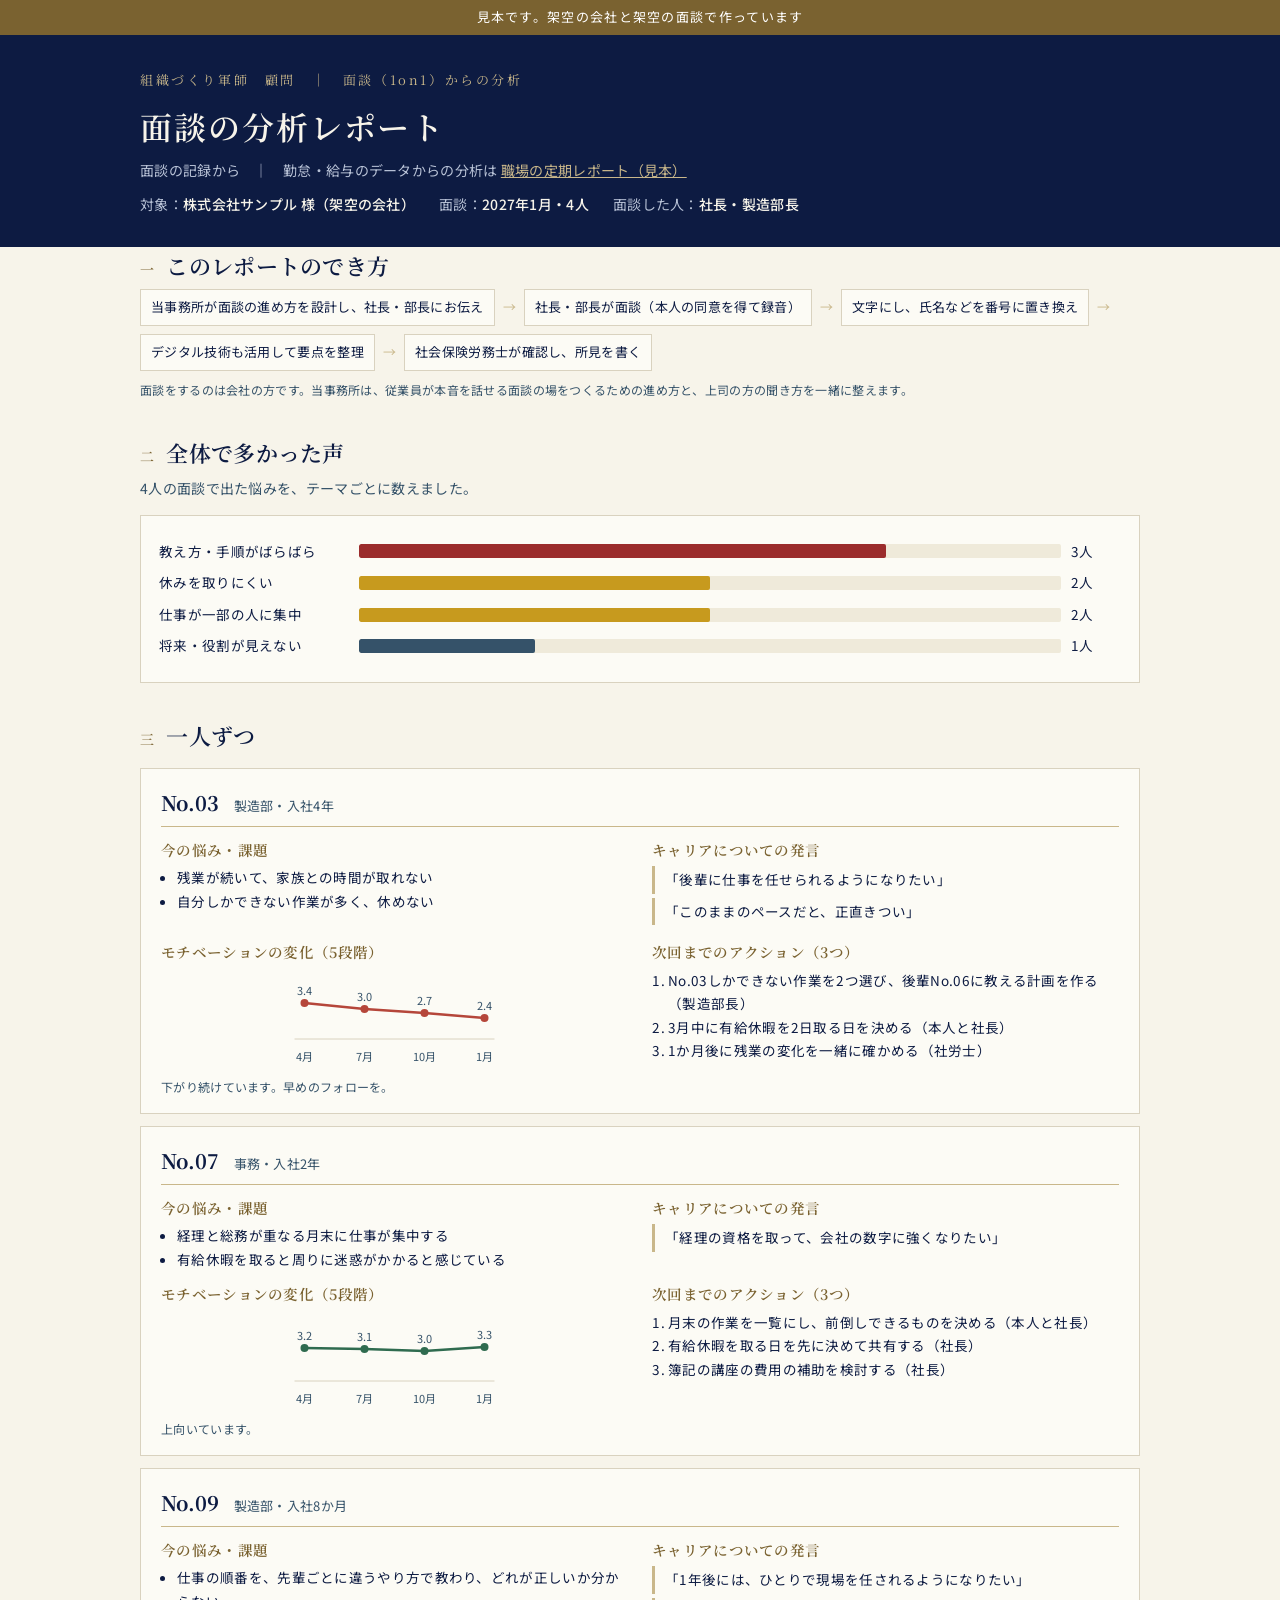
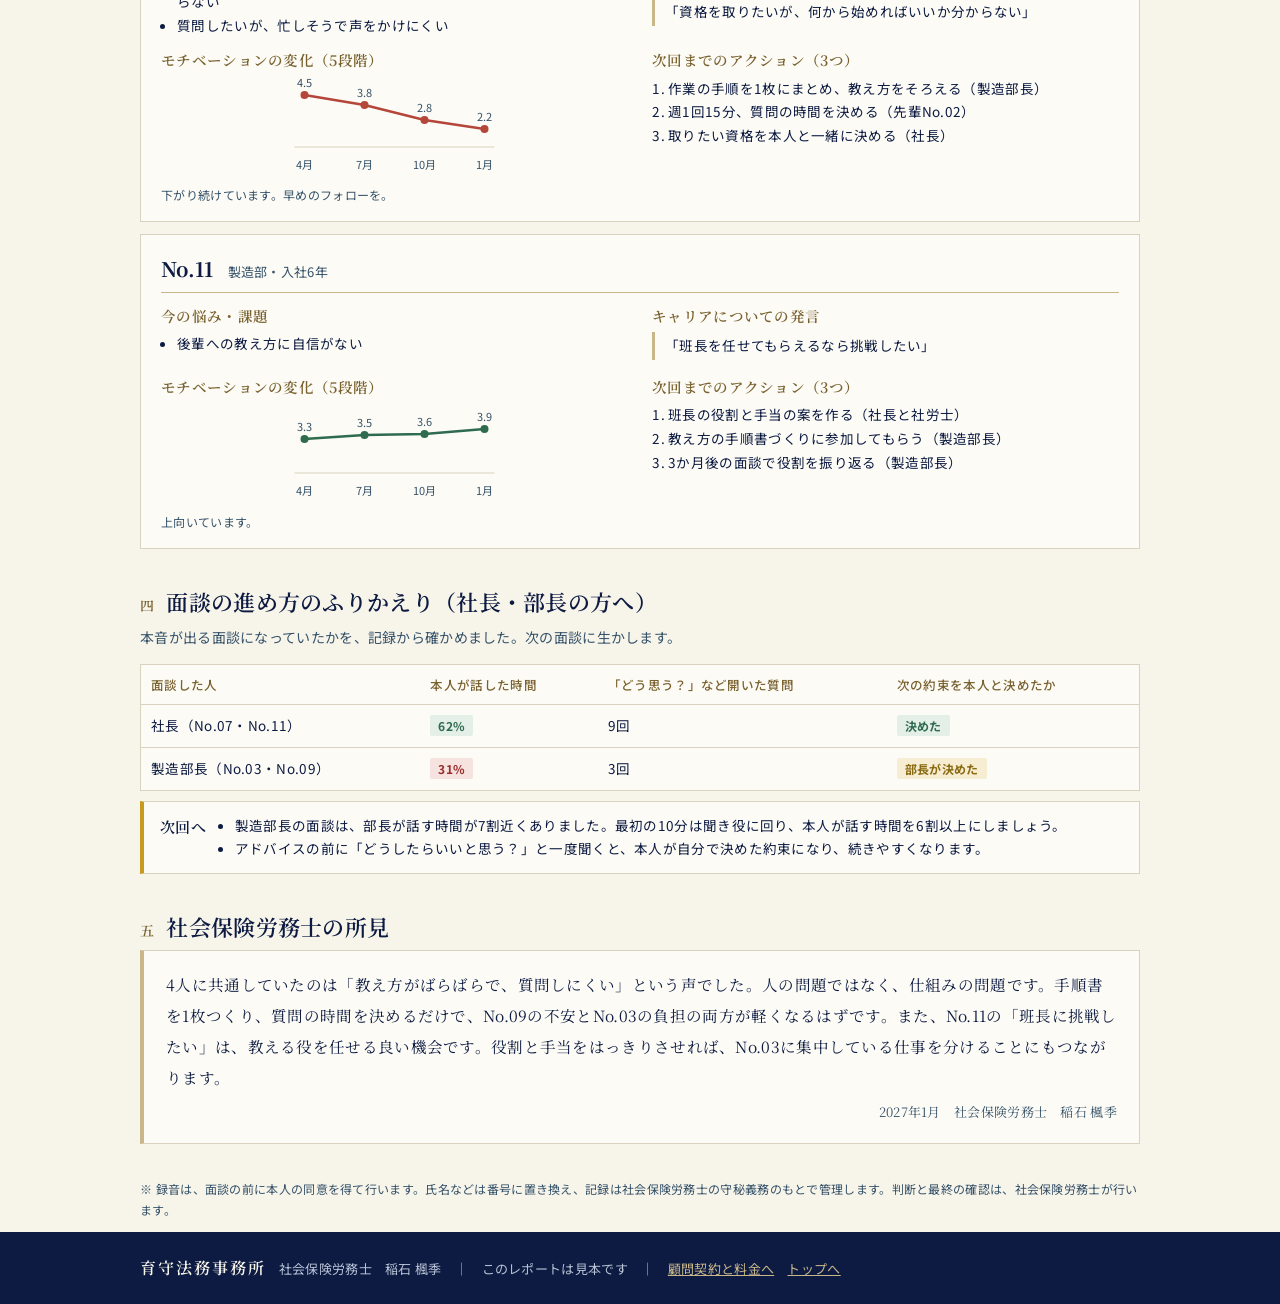
<file: sample-interview.html>
<!DOCTYPE html>
<html lang="ja"><head><meta charset="utf-8"><meta name="viewport" content="width=device-width,initial-scale=1">
<title>面談の分析レポート（見本）｜育守法務事務所</title>
<link rel="stylesheet" href="https://fonts.googleapis.com/css2?family=Noto+Serif+JP:wght@400;600&family=Noto+Sans+JP:wght@400;500;700&display=swap">
<style>
:root{--kon:#0D1B42;--yoru:#010C24;--kinari:#F7F4EA;--kin:#C9B78A;--raised:#FCFBF5;--muted:#355269;--gold:#7A6230;--line:#D9D2BF;
  --ok:#2F6B4F;--okbg:#E4EFE7;--warn:#8A6A12;--warnbg:#F6EDD2;--bad:#9B2C2C;--badbg:#F6E3DF}
*{box-sizing:border-box}
body{margin:0;background:var(--kinari);color:var(--kon);font-family:'Noto Sans JP','Hiragino Sans','Yu Gothic',sans-serif;font-size:15px;line-height:1.75;letter-spacing:.02em}
.ser{font-family:'Noto Serif JP','Yu Mincho',serif}
.sample{background:var(--gold);color:#fff;text-align:center;font-size:13px;padding:6px 12px;letter-spacing:.1em}
header{background:var(--kon);color:var(--kinari);padding:34px 24px 30px}
.wrap{max-width:1040px;margin:0 auto;padding:0 20px}
header .eb{font-family:'Noto Serif JP',serif;color:var(--kin);font-size:13px;letter-spacing:.2em;margin:0}
header h1{font-family:'Noto Serif JP',serif;font-weight:600;font-size:32px;margin:6px 0 4px;letter-spacing:.06em}
header .meta{display:flex;gap:24px;flex-wrap:wrap;font-size:14px;color:#B8C2D6;margin-top:10px}
header .meta b{color:var(--kinari);font-weight:500}
main{padding:28px 0 60px}
section{margin:0 0 34px}
h2{font-family:'Noto Serif JP',serif;font-weight:600;font-size:22px;margin:0 0 4px;display:flex;align-items:baseline;gap:12px}
h2 .no{font-size:14px;color:var(--gold)}
.lead{color:var(--muted);font-size:14px;margin:0 0 14px}
.rule{height:1px;background:var(--line);margin:0 0 16px}
.sig{display:grid;grid-template-columns:repeat(4,1fr);gap:12px}
.card{background:var(--raised);border:1px solid var(--line);padding:16px 18px;border-top:4px solid var(--line)}
.card.ok{border-top-color:var(--ok)}.card.warn{border-top-color:#C79A1E}.card.bad{border-top-color:var(--bad)}
.card .t{font-size:13px;color:var(--muted)}
.lamp{display:inline-flex;align-items:center;gap:6px;font-size:12.5px;font-weight:700;padding:1px 10px;border-radius:2px;margin:6px 0}
.lamp::before{content:"";width:9px;height:9px;border-radius:50%;background:currentColor}
.ok .lamp{color:var(--ok);background:var(--okbg)}.warn .lamp{color:var(--warn);background:var(--warnbg)}.bad .lamp{color:var(--bad);background:var(--badbg)}
.card .v{font-family:'Noto Serif JP',serif;font-weight:600;font-size:28px;line-height:1.3}
.card .v small{font-size:14px;margin-left:2px}
.card .d{font-size:13px;color:var(--muted);margin-top:4px;line-height:1.6}
.money{display:grid;grid-template-columns:1.2fr 1fr;gap:12px}
.mbox{background:var(--kon);color:var(--kinari);padding:20px 24px}
.mbox .l{font-size:13px;color:#B8C2D6}
.mbox .v{font-family:'Noto Serif JP',serif;font-weight:600;font-size:38px;line-height:1.3;margin:4px 0}
.mbox .s{font-size:13.5px;color:#B8C2D6}
.mbox .up{color:#F3C9C0;font-weight:700}
.mbox2{background:var(--raised);border:2px solid var(--kin);padding:20px 24px}
.mbox2 .l{font-size:13px;color:var(--muted)}
.mbox2 .v{font-family:'Noto Serif JP',serif;font-weight:600;font-size:30px;margin:4px 0;color:var(--kon)}
.mbox2 .s{font-size:13.5px}
.hm{overflow-x:auto;background:var(--raised);border:1px solid var(--line);padding:12px}
.hm table{border-collapse:separate;border-spacing:3px;font-size:12.5px;min-width:720px}
.hm th{font-weight:500;color:var(--muted);padding:2px 4px;text-align:center;white-space:nowrap}
.hm th.r{text-align:left}
.hm td{width:52px;height:30px;text-align:center;font-variant-numeric:tabular-nums;border-radius:2px}
.hm td.tot{background:transparent;font-weight:700;width:64px}
.legend{display:flex;gap:14px;flex-wrap:wrap;font-size:12.5px;color:var(--muted);margin-top:10px;align-items:center}
.legend i{display:inline-block;width:18px;height:12px;vertical-align:-1px;margin-right:4px;border-radius:2px}
.two{display:grid;grid-template-columns:1fr 1fr;gap:16px}
.panel{background:var(--raised);border:1px solid var(--line);padding:16px 18px}
.panel h3{font-family:'Noto Serif JP',serif;font-weight:600;font-size:16px;margin:0 0 10px}
.bar{display:grid;grid-template-columns:56px 1fr 140px;gap:10px;align-items:center;font-size:13px;margin:7px 0}
.track{position:relative;height:14px;background:#EFEADA;border-radius:2px;overflow:hidden}
.fill{position:absolute;left:0;top:0;bottom:0;border-radius:2px}
.cap{position:absolute;top:-3px;bottom:-3px;width:2px;background:var(--bad)}
.bar .n{text-align:right;font-variant-numeric:tabular-nums}
.yt{width:100%;border-collapse:collapse;font-size:13.5px}
.yt td,.yt th{padding:7px 6px;border-bottom:1px solid var(--line);text-align:left}
.yt th{font-weight:500;color:var(--gold);font-size:12.5px}
.yt .r{text-align:right}
.tag{display:inline-block;font-size:12px;padding:0 8px;border-radius:2px;font-weight:700}
.tag.bad{color:var(--bad);background:var(--badbg)}.tag.warn{color:var(--warn);background:var(--warnbg)}.tag.ok{color:var(--ok);background:var(--okbg)}
.alert{display:flex;gap:14px;align-items:flex-start;background:var(--raised);border:1px solid var(--line);border-left:4px solid var(--bad);padding:12px 16px;margin:8px 0}
.alert .id{font-family:'Noto Serif JP',serif;font-weight:600;font-size:18px;min-width:56px}
.alert ul{margin:0;padding-left:1.1em;font-size:13.5px}
.cmp .row{display:grid;grid-template-columns:150px 1fr;gap:12px;align-items:center;margin:12px 0}
.cmp .lbl{font-size:13.5px}
.cmp .bars{display:flex;flex-direction:column;gap:4px}
.cmp .b{display:grid;grid-template-columns:150px 1fr 58px;gap:8px;align-items:center;font-size:12.5px;color:var(--muted)}
.cmp .b .track{height:12px}
.cmp .b.me{color:var(--kon);font-weight:700}
.src{font-size:12px;color:var(--muted);margin-top:8px}
.next{counter-reset:n}
.step{display:grid;grid-template-columns:44px 1fr 190px;gap:14px;background:var(--raised);border:1px solid var(--line);padding:14px 18px;margin:8px 0;align-items:start}
.step::before{counter-increment:n;content:counter(n,cjk-ideographic);font-family:'Noto Serif JP',serif;font-size:24px;color:var(--gold);line-height:1.2}
.step b{font-size:15.5px}
.step p{margin:2px 0 0;font-size:13.5px;color:var(--muted)}
.step .k{font-size:12.5px;color:var(--muted);text-align:right}
.step .k b{display:block;font-size:14px;color:var(--kon)}
.sub{display:grid;grid-template-columns:1fr 1fr;gap:12px}
.subc{background:var(--raised);border:1px solid var(--line);padding:14px 18px}
.subc b{font-size:15px}
.subc .amt{font-family:'Noto Serif JP',serif;font-weight:600;font-size:20px;margin:4px 0}
.subc p{margin:0;font-size:13px;color:var(--muted)}
.shoken{background:var(--raised);border:1px solid var(--line);border-left:4px solid var(--kin);padding:18px 22px;font-family:'Noto Serif JP',serif;font-size:15.5px;line-height:2}
.shoken .sig2{text-align:right;font-size:13px;color:var(--muted);margin-top:6px}
.mtg{display:grid;grid-template-columns:1fr 1fr;gap:12px}
.mc{background:var(--raised);border:1px solid var(--line);padding:14px 18px}
.mc h3{font-family:'Noto Serif JP',serif;font-weight:600;font-size:15.5px;margin:0 0 8px;display:flex;gap:8px;align-items:center}
.mc ul,.mc ol{margin:0;padding-left:1.2em;font-size:13.5px}
.mc li{margin:3px 0}
.quote{border-left:3px solid var(--kin);padding:2px 0 2px 10px;margin:6px 0;font-size:13.5px}
.mot{display:flex;align-items:flex-end;gap:10px;height:120px;padding:8px 4px 0;border-bottom:1px solid var(--line)}
.mot .c{flex:1;display:flex;flex-direction:column;align-items:center;justify-content:flex-end;height:100%;font-size:12px;color:var(--muted)}
.mot .b{width:70%;border-radius:2px 2px 0 0}
.labs .lab{font-size:12px;color:var(--muted);text-align:center;flex:1}
.labs{display:flex;gap:10px;padding:4px 4px 0}
.prev{width:100%;border-collapse:collapse;font-size:13.5px;background:var(--raised);border:1px solid var(--line)}
.prev td,.prev th{padding:9px 12px;border-bottom:1px solid var(--line);text-align:left;vertical-align:top}
.prev th{font-weight:500;color:var(--gold);font-size:12.5px}
footer{background:var(--kon);color:#B8C2D6;font-size:13px;padding:22px 0}
footer b{color:var(--kinari);font-family:'Noto Serif JP',serif;font-weight:600;letter-spacing:.12em;font-size:16px}
@media(max-width:760px){.sig{grid-template-columns:1fr 1fr}.money,.two,.sub{grid-template-columns:1fr}.step{grid-template-columns:34px 1fr}.step .k{grid-column:2;text-align:left}.cmp .row{grid-template-columns:1fr}.cmp .b{grid-template-columns:110px 1fr 50px}header h1{font-size:24px}}
</style>
<style>
.pc{background:var(--raised);border:1px solid var(--line);padding:16px 20px;margin:12px 0}
.pc .ph{display:flex;gap:14px;align-items:baseline;border-bottom:1.5px solid var(--kin);padding-bottom:6px;margin-bottom:10px}
.pc .ph b{font-size:20px}.pc .ph span{font-size:13px;color:var(--muted)}
.pc .g{display:grid;grid-template-columns:1fr 1fr;gap:10px 24px}
.pc h4{font-family:'Noto Serif JP',serif;font-weight:600;font-size:14.5px;margin:0 0 4px;color:var(--gold)}
.pc ul,.pc ol{margin:0;padding-left:1.2em;font-size:13.5px}
.quote{border-left:3px solid var(--kin);padding:2px 0 2px 10px;margin:4px 0;font-size:13.5px}
.theme{display:grid;grid-template-columns:190px 1fr 50px;gap:10px;align-items:center;font-size:13.5px;margin:8px 0}
.flow{display:flex;gap:8px;flex-wrap:wrap;align-items:center;font-size:13px}
.flow span{background:var(--raised);border:1px solid var(--line);padding:6px 10px}
.flow i{color:var(--kin);font-style:normal}
.fb td,.fb th{padding:9px 10px;border-bottom:1px solid var(--line);font-size:13.5px;text-align:left}
.fb th{color:var(--gold);font-weight:500;font-size:12.5px}
.fb{width:100%;border-collapse:collapse;background:var(--raised);border:1px solid var(--line)}
@media(max-width:760px){.pc .g{grid-template-columns:1fr}.theme{grid-template-columns:120px 1fr 40px}}
</style></head><body>
<div class="sample">見本です。架空の会社と架空の面談で作っています</div>
<header><div class="wrap">
  <p class="eb">組織づくり軍師　顧問　｜　面談（1on1）からの分析</p>
  <h1>面談の分析レポート</h1>
  <p style="margin:2px 0 0;color:#B8C2D6;font-size:14px">面談の記録から　｜　勤怠・給与のデータからの分析は <a href="sample-report.html" style="color:#C9B78A">職場の定期レポート（見本）</a></p>
  <div class="meta"><span>対象：<b>株式会社サンプル 様（架空の会社）</b></span><span>面談：<b>2027年1月・4人</b></span><span>面談した人：<b>社長・製造部長</b></span></div>
</div></header>
<main class="wrap">
<section>
  <h2><span class="no">一</span>このレポートのでき方</h2>
  <div class="flow"><span>当事務所が面談の進め方を設計し、社長・部長にお伝え</span><i>→</i><span>社長・部長が面談（本人の同意を得て録音）</span><i>→</i><span>文字にし、氏名などを番号に置き換え</span><i>→</i><span>デジタル技術も活用して要点を整理</span><i>→</i><span>社会保険労務士が確認し、所見を書く</span></div>
  <p class="src">面談をするのは会社の方です。当事務所は、従業員が本音を話せる面談の場をつくるための進め方と、上司の方の聞き方を一緒に整えます。</p>
</section>
<section>
  <h2><span class="no">二</span>全体で多かった声</h2>
  <p class="lead">4人の面談で出た悩みを、テーマごとに数えました。</p>
  <div class="panel">
    <div class="theme"><span>教え方・手順がばらばら</span><div class="track"><div class="fill" style="width:75%;background:var(--bad)"></div></div><span>3人</span></div>
    <div class="theme"><span>休みを取りにくい</span><div class="track"><div class="fill" style="width:50%;background:#C79A1E"></div></div><span>2人</span></div>
    <div class="theme"><span>仕事が一部の人に集中</span><div class="track"><div class="fill" style="width:50%;background:#C79A1E"></div></div><span>2人</span></div>
    <div class="theme"><span>将来・役割が見えない</span><div class="track"><div class="fill" style="width:25%;background:var(--muted)"></div></div><span>1人</span></div>
  </div>
</section>
<section>
  <h2><span class="no">三</span>一人ずつ</h2>
  <div class="pc"><div class="ph"><b class="ser">No.03</b><span>製造部・入社4年</span></div>
    <div class="g"><div><h4>今の悩み・課題</h4><ul><li>残業が続いて、家族との時間が取れない</li><li>自分しかできない作業が多く、休めない</li></ul></div>
    <div><h4>キャリアについての発言</h4><div class="quote">「後輩に仕事を任せられるようになりたい」</div><div class="quote">「このままのペースだと、正直きつい」</div></div>
    <div><h4>モチベーションの変化（5段階）</h4><svg viewBox="0 0 220 100" width="100%" height="100" aria-label="モチベーションの推移 [3.4, 3.0, 2.7, 2.4]"><line x1="10" y1="70" x2="210" y2="70" stroke="#D9D2BF"/><polyline points="20,34 80,40 140,44 200,49" fill="none" stroke="#B5463A" stroke-width="2.5"/><circle cx="20" cy="34" r="4" fill="#B5463A"/><text x="20" y="26" font-size="11" text-anchor="middle" fill="#355269">3.4</text><circle cx="80" cy="40" r="4" fill="#B5463A"/><text x="80" y="32" font-size="11" text-anchor="middle" fill="#355269">3.0</text><circle cx="140" cy="44" r="4" fill="#B5463A"/><text x="140" y="36" font-size="11" text-anchor="middle" fill="#355269">2.7</text><circle cx="200" cy="49" r="4" fill="#B5463A"/><text x="200" y="41" font-size="11" text-anchor="middle" fill="#355269">2.4</text><text x="20" y="92" font-size="11" text-anchor="middle" fill="#355269">4月</text><text x="80" y="92" font-size="11" text-anchor="middle" fill="#355269">7月</text><text x="140" y="92" font-size="11" text-anchor="middle" fill="#355269">10月</text><text x="200" y="92" font-size="11" text-anchor="middle" fill="#355269">1月</text></svg><p class="src" style="margin:0">下がり続けています。早めのフォローを。</p></div>
    <div><h4>次回までのアクション（3つ）</h4><ol><li>No.03しかできない作業を2つ選び、後輩No.06に教える計画を作る（製造部長）</li><li>3月中に有給休暇を2日取る日を決める（本人と社長）</li><li>1か月後に残業の変化を一緒に確かめる（社労士）</li></ol></div></div></div><div class="pc"><div class="ph"><b class="ser">No.07</b><span>事務・入社2年</span></div>
    <div class="g"><div><h4>今の悩み・課題</h4><ul><li>経理と総務が重なる月末に仕事が集中する</li><li>有給休暇を取ると周りに迷惑がかかると感じている</li></ul></div>
    <div><h4>キャリアについての発言</h4><div class="quote">「経理の資格を取って、会社の数字に強くなりたい」</div></div>
    <div><h4>モチベーションの変化（5段階）</h4><svg viewBox="0 0 220 100" width="100%" height="100" aria-label="モチベーションの推移 [3.2, 3.1, 3.0, 3.3]"><line x1="10" y1="70" x2="210" y2="70" stroke="#D9D2BF"/><polyline points="20,37 80,38 140,40 200,36" fill="none" stroke="#2F6B4F" stroke-width="2.5"/><circle cx="20" cy="37" r="4" fill="#2F6B4F"/><text x="20" y="29" font-size="11" text-anchor="middle" fill="#355269">3.2</text><circle cx="80" cy="38" r="4" fill="#2F6B4F"/><text x="80" y="30" font-size="11" text-anchor="middle" fill="#355269">3.1</text><circle cx="140" cy="40" r="4" fill="#2F6B4F"/><text x="140" y="32" font-size="11" text-anchor="middle" fill="#355269">3.0</text><circle cx="200" cy="36" r="4" fill="#2F6B4F"/><text x="200" y="28" font-size="11" text-anchor="middle" fill="#355269">3.3</text><text x="20" y="92" font-size="11" text-anchor="middle" fill="#355269">4月</text><text x="80" y="92" font-size="11" text-anchor="middle" fill="#355269">7月</text><text x="140" y="92" font-size="11" text-anchor="middle" fill="#355269">10月</text><text x="200" y="92" font-size="11" text-anchor="middle" fill="#355269">1月</text></svg><p class="src" style="margin:0">上向いています。</p></div>
    <div><h4>次回までのアクション（3つ）</h4><ol><li>月末の作業を一覧にし、前倒しできるものを決める（本人と社長）</li><li>有給休暇を取る日を先に決めて共有する（社長）</li><li>簿記の講座の費用の補助を検討する（社長）</li></ol></div></div></div><div class="pc"><div class="ph"><b class="ser">No.09</b><span>製造部・入社8か月</span></div>
    <div class="g"><div><h4>今の悩み・課題</h4><ul><li>仕事の順番を、先輩ごとに違うやり方で教わり、どれが正しいか分からない</li><li>質問したいが、忙しそうで声をかけにくい</li></ul></div>
    <div><h4>キャリアについての発言</h4><div class="quote">「1年後には、ひとりで現場を任されるようになりたい」</div><div class="quote">「資格を取りたいが、何から始めればいいか分からない」</div></div>
    <div><h4>モチベーションの変化（5段階）</h4><svg viewBox="0 0 220 100" width="100%" height="100" aria-label="モチベーションの推移 [4.5, 3.8, 2.8, 2.2]"><line x1="10" y1="70" x2="210" y2="70" stroke="#D9D2BF"/><polyline points="20,18 80,28 140,43 200,52" fill="none" stroke="#B5463A" stroke-width="2.5"/><circle cx="20" cy="18" r="4" fill="#B5463A"/><text x="20" y="10" font-size="11" text-anchor="middle" fill="#355269">4.5</text><circle cx="80" cy="28" r="4" fill="#B5463A"/><text x="80" y="20" font-size="11" text-anchor="middle" fill="#355269">3.8</text><circle cx="140" cy="43" r="4" fill="#B5463A"/><text x="140" y="35" font-size="11" text-anchor="middle" fill="#355269">2.8</text><circle cx="200" cy="52" r="4" fill="#B5463A"/><text x="200" y="44" font-size="11" text-anchor="middle" fill="#355269">2.2</text><text x="20" y="92" font-size="11" text-anchor="middle" fill="#355269">4月</text><text x="80" y="92" font-size="11" text-anchor="middle" fill="#355269">7月</text><text x="140" y="92" font-size="11" text-anchor="middle" fill="#355269">10月</text><text x="200" y="92" font-size="11" text-anchor="middle" fill="#355269">1月</text></svg><p class="src" style="margin:0">下がり続けています。早めのフォローを。</p></div>
    <div><h4>次回までのアクション（3つ）</h4><ol><li>作業の手順を1枚にまとめ、教え方をそろえる（製造部長）</li><li>週1回15分、質問の時間を決める（先輩No.02）</li><li>取りたい資格を本人と一緒に決める（社長）</li></ol></div></div></div><div class="pc"><div class="ph"><b class="ser">No.11</b><span>製造部・入社6年</span></div>
    <div class="g"><div><h4>今の悩み・課題</h4><ul><li>後輩への教え方に自信がない</li></ul></div>
    <div><h4>キャリアについての発言</h4><div class="quote">「班長を任せてもらえるなら挑戦したい」</div></div>
    <div><h4>モチベーションの変化（5段階）</h4><svg viewBox="0 0 220 100" width="100%" height="100" aria-label="モチベーションの推移 [3.3, 3.5, 3.6, 3.9]"><line x1="10" y1="70" x2="210" y2="70" stroke="#D9D2BF"/><polyline points="20,36 80,32 140,31 200,26" fill="none" stroke="#2F6B4F" stroke-width="2.5"/><circle cx="20" cy="36" r="4" fill="#2F6B4F"/><text x="20" y="28" font-size="11" text-anchor="middle" fill="#355269">3.3</text><circle cx="80" cy="32" r="4" fill="#2F6B4F"/><text x="80" y="24" font-size="11" text-anchor="middle" fill="#355269">3.5</text><circle cx="140" cy="31" r="4" fill="#2F6B4F"/><text x="140" y="23" font-size="11" text-anchor="middle" fill="#355269">3.6</text><circle cx="200" cy="26" r="4" fill="#2F6B4F"/><text x="200" y="18" font-size="11" text-anchor="middle" fill="#355269">3.9</text><text x="20" y="92" font-size="11" text-anchor="middle" fill="#355269">4月</text><text x="80" y="92" font-size="11" text-anchor="middle" fill="#355269">7月</text><text x="140" y="92" font-size="11" text-anchor="middle" fill="#355269">10月</text><text x="200" y="92" font-size="11" text-anchor="middle" fill="#355269">1月</text></svg><p class="src" style="margin:0">上向いています。</p></div>
    <div><h4>次回までのアクション（3つ）</h4><ol><li>班長の役割と手当の案を作る（社長と社労士）</li><li>教え方の手順書づくりに参加してもらう（製造部長）</li><li>3か月後の面談で役割を振り返る（製造部長）</li></ol></div></div></div>
</section>
<section>
  <h2><span class="no">四</span>面談の進め方のふりかえり（社長・部長の方へ）</h2>
  <p class="lead">本音が出る面談になっていたかを、記録から確かめました。次の面談に生かします。</p>
  <table class="fb"><thead><tr><th>面談した人</th><th>本人が話した時間</th><th>「どう思う？」など開いた質問</th><th>次の約束を本人と決めたか</th></tr></thead><tbody>
    <tr><td>社長（No.07・No.11）</td><td><span class="tag ok">62%</span></td><td>9回</td><td><span class="tag ok">決めた</span></td></tr>
    <tr><td>製造部長（No.03・No.09）</td><td><span class="tag bad">31%</span></td><td>3回</td><td><span class="tag warn">部長が決めた</span></td></tr>
  </tbody></table>
  <div class="alert" style="border-left-color:#C79A1E;margin-top:10px"><div class="id" style="min-width:auto;font-size:15px">次回へ</div><ul><li>製造部長の面談は、部長が話す時間が7割近くありました。最初の10分は聞き役に回り、本人が話す時間を6割以上にしましょう。</li><li>アドバイスの前に「どうしたらいいと思う？」と一度聞くと、本人が自分で決めた約束になり、続きやすくなります。</li></ul></div>
</section>
<section>
  <h2><span class="no">五</span>社会保険労務士の所見</h2>
  <div class="shoken">4人に共通していたのは「教え方がばらばらで、質問しにくい」という声でした。人の問題ではなく、仕組みの問題です。手順書を1枚つくり、質問の時間を決めるだけで、No.09の不安とNo.03の負担の両方が軽くなるはずです。また、No.11の「班長に挑戦したい」は、教える役を任せる良い機会です。役割と手当をはっきりさせれば、No.03に集中している仕事を分けることにもつながります。<div class="sig2">2027年1月　社会保険労務士　稲石 楓季</div></div>
</section>
<p class="src">※ 録音は、面談の前に本人の同意を得て行います。氏名などは番号に置き換え、記録は社会保険労務士の守秘義務のもとで管理します。判断と最終の確認は、社会保険労務士が行います。</p>
</main>
<footer><div class="wrap"><b>育守法務事務所</b>　社会保険労務士　稲石 楓季　｜　このレポートは見本です　｜　<a href="price.html" style="color:#C9B78A">顧問契約と料金へ</a>　<a href="index.html" style="color:#C9B78A">トップへ</a></div></footer>
</body></html>
</file>
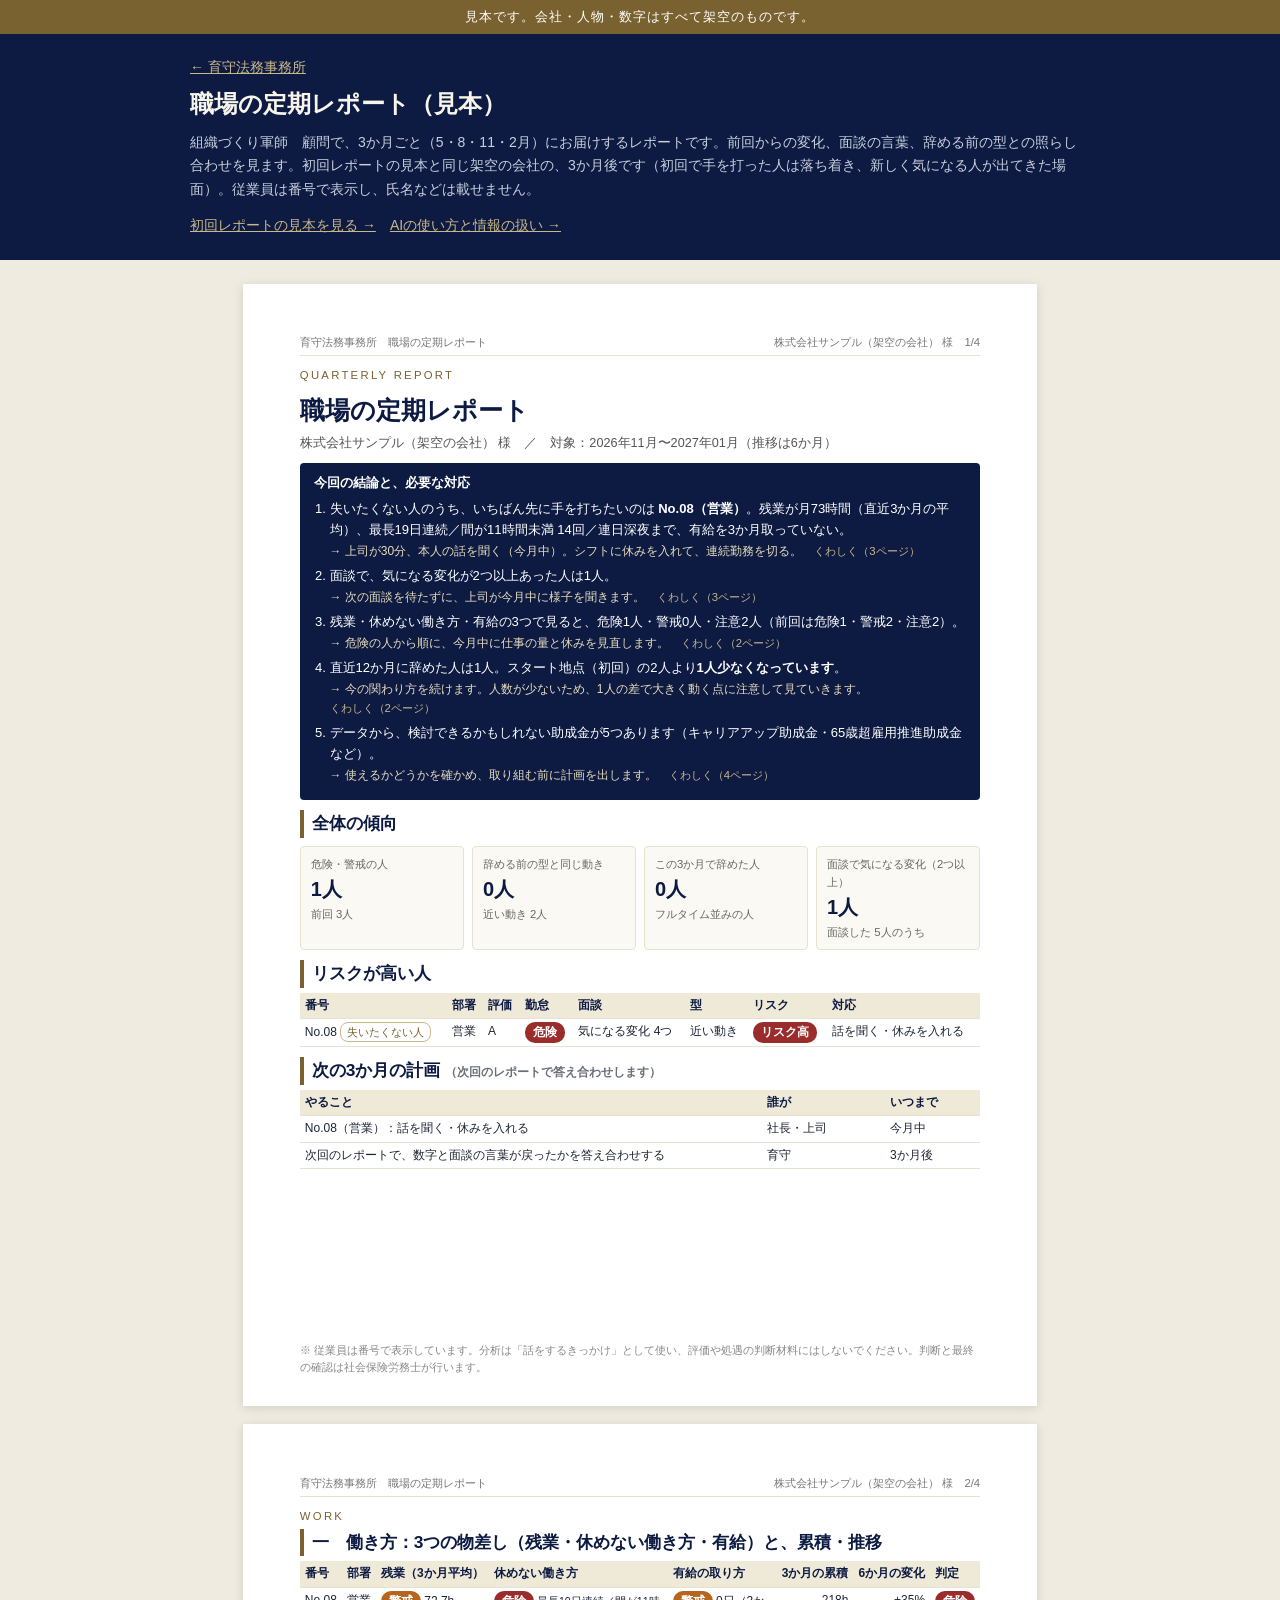
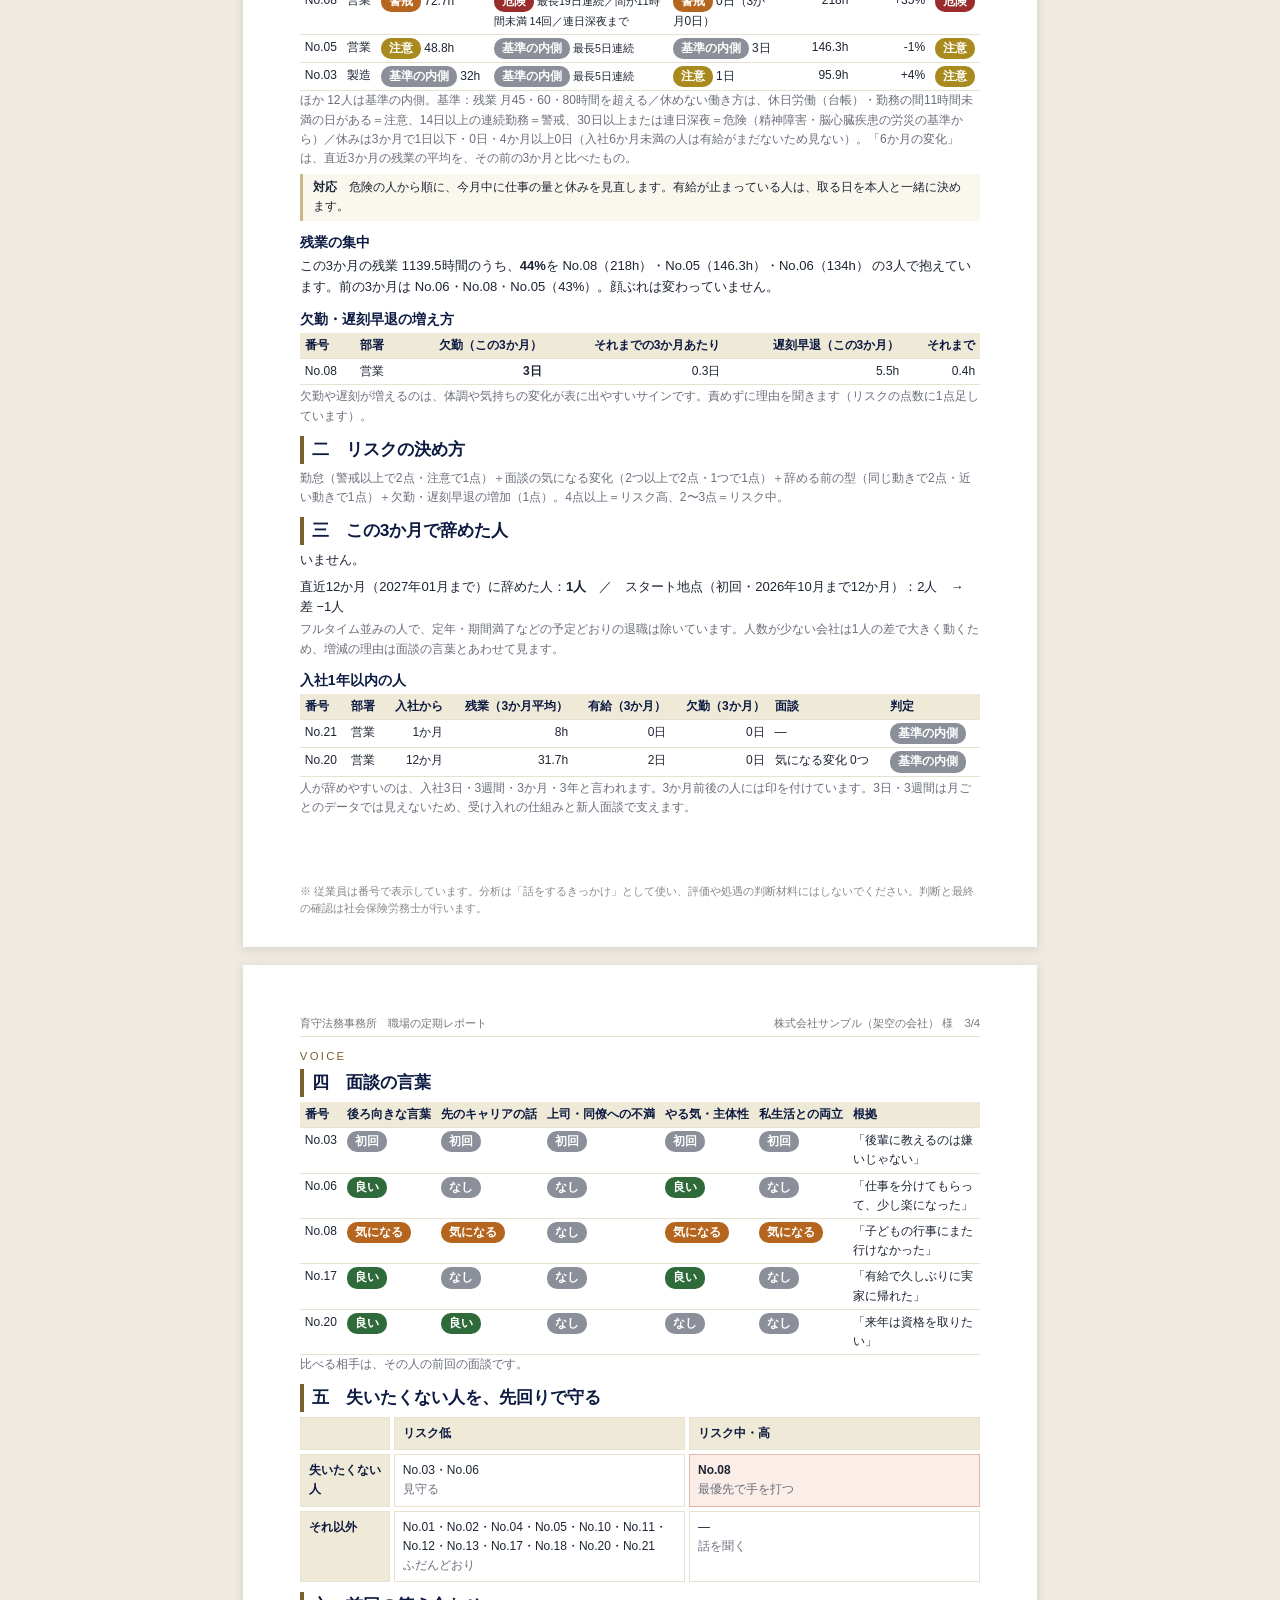
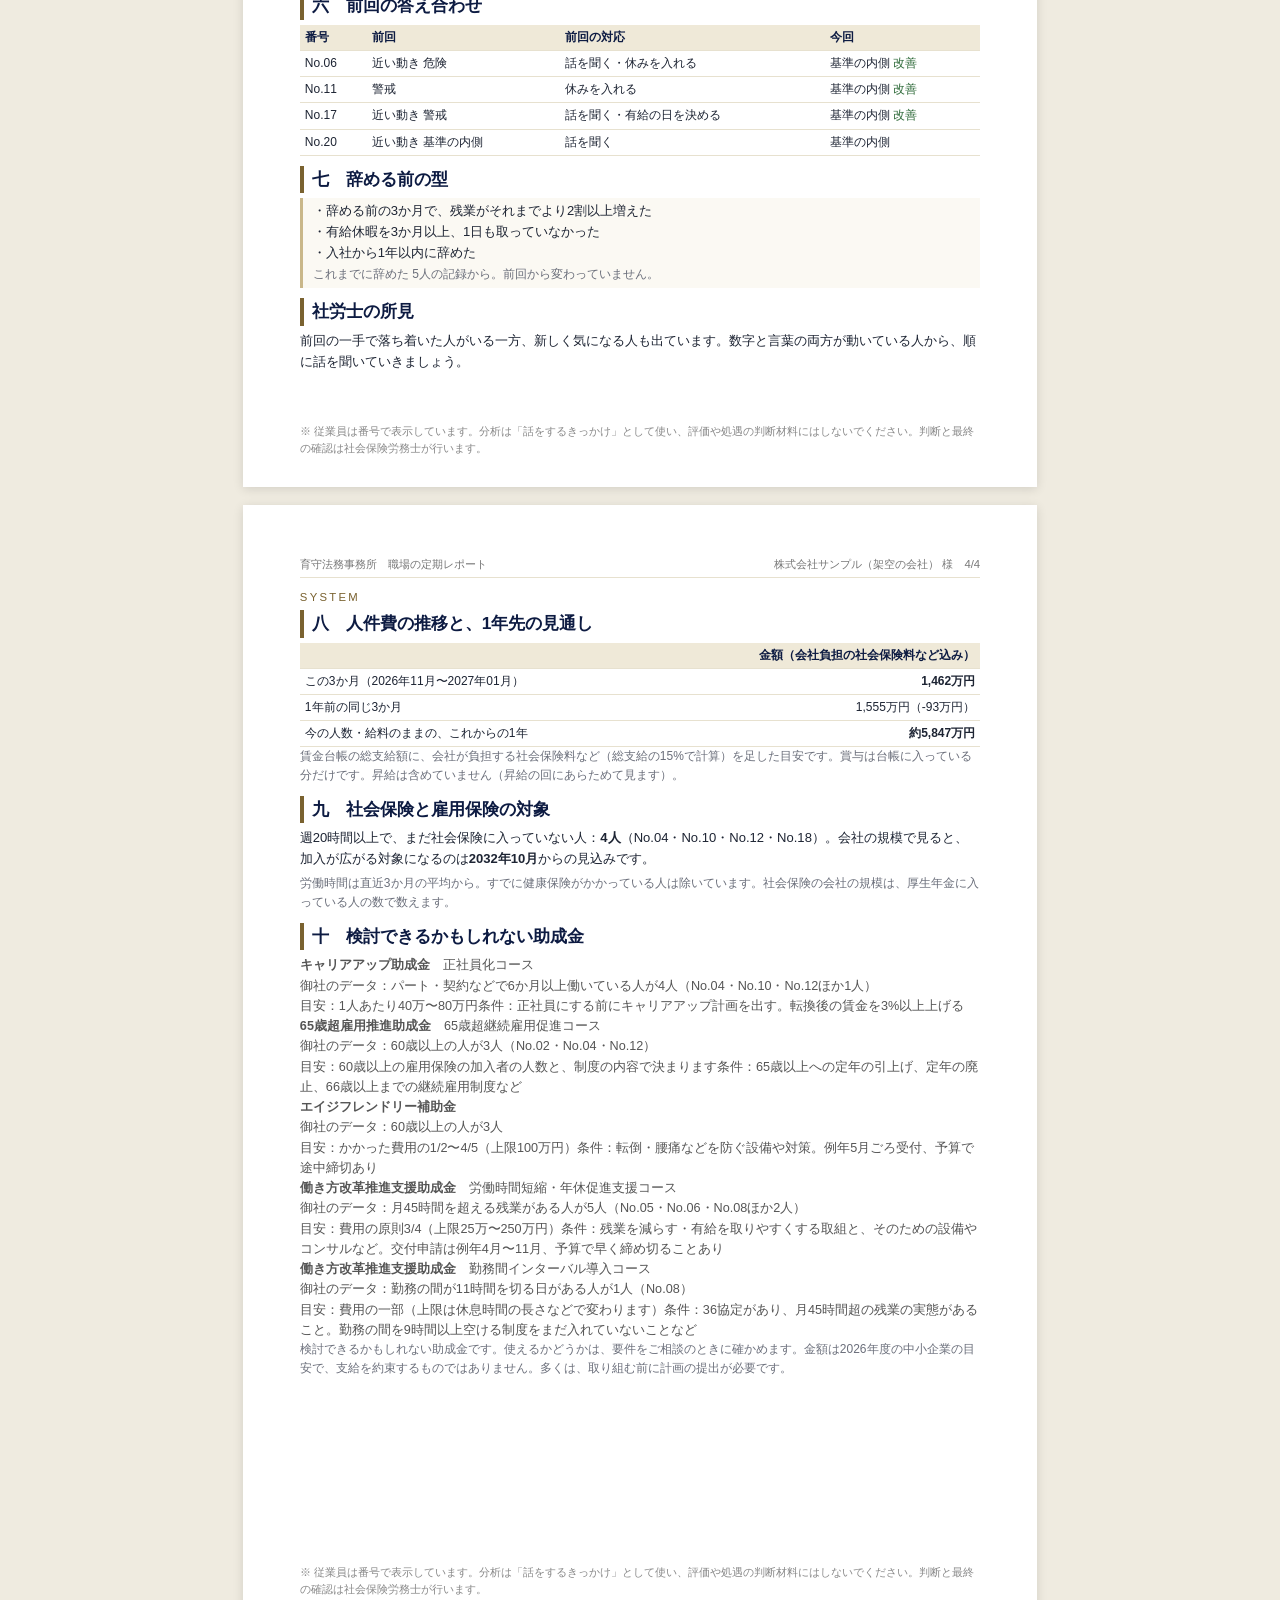
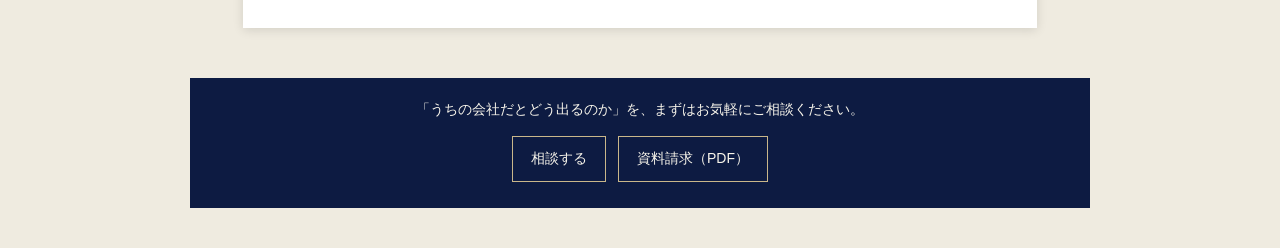
<file: sample-report.html>
<!DOCTYPE html>
<html lang="ja"><head><meta charset="utf-8"><meta name="viewport" content="width=device-width,initial-scale=1">
<title>職場の定期レポート（見本）｜育守法務事務所</title><meta name="description" content="組織づくり軍師　顧問で3か月ごとにお届けする、職場の定期レポートの見本です。"><link rel="icon" type="image/png" href="img/favicon.png">
<style>
:root{--yoru:#0D1B42;--kinari:#F7F4EA;--kin:#7A6230;--kin2:#C9B78A;--sumi:#1d2433;--usu:#e7e1cf;--aka:#9b2c2c;--dai:#b5651d;--ki:#a88a1e;--mido:#2f6b3a}
*{box-sizing:border-box}
body{margin:0;background:#efebe0;color:var(--sumi);font-family:"Hiragino Sans","Yu Gothic UI","Yu Gothic","Meiryo","Noto Sans JP",sans-serif;font-size:14px;line-height:1.7}
.serif{font-family:"Hiragino Mincho ProN","Yu Mincho","YuMincho","Noto Serif JP",serif}
header.top{background:var(--yoru);color:var(--kinari);padding:14px 24px;display:flex;align-items:baseline;gap:16px;flex-wrap:wrap}
header.top h1{margin:0;font-size:18px;font-weight:600;letter-spacing:.05em}
header.top .safe{font-size:12px;color:var(--kin2)}
nav.tabs{display:flex;gap:4px;padding:10px 24px 0;background:#e4ddc9;flex-wrap:wrap}
nav.tabs button{border:0;background:transparent;padding:10px 16px;font-size:14px;cursor:pointer;border-radius:6px 6px 0 0;color:var(--yoru)}
nav.tabs button[aria-pressed=true]{background:var(--kinari);font-weight:700}
main{padding:20px 24px 60px}
.panel{background:var(--kinari);border:1px solid var(--usu);border-radius:8px;padding:20px 22px;margin-bottom:16px;max-width:1150px}
.panel h2{margin:0 0 6px;font-size:17px;color:var(--yoru)}
.panel p.lead{margin:0 0 14px;color:#4b5263;font-size:13px}
input,select,textarea{font:inherit;padding:5px 7px;border:1px solid #c9c2ad;border-radius:5px;background:#fff}
textarea{width:100%}
.btn{border:1px solid var(--yoru);background:#fff;color:var(--yoru);padding:8px 16px;border-radius:6px;cursor:pointer;font-size:14px}
.btn.solid{background:var(--yoru);color:#fff}.btn.gold{border-color:var(--kin);color:var(--kin)}
.bar{display:flex;gap:10px;flex-wrap:wrap;align-items:center;margin-top:12px}
.note{font-size:12px;color:#6b6f7b}
table.t{border-collapse:collapse;width:100%;font-size:13px}
table.t th,table.t td{border-bottom:1px solid var(--usu);padding:5px 7px;text-align:left;vertical-align:top}
table.t th{background:#efe9d8;font-weight:600;color:var(--yoru)}
table.t td.r,table.t th.r{text-align:right}
.ok{color:var(--mido)}.warn{color:var(--aka)}
.drop{border:2px dashed #c9c2ad;border-radius:8px;padding:14px;margin:8px 0;background:#fffdf7}
.map .row{display:grid;grid-template-columns:200px 260px 1fr;gap:10px;align-items:center;padding:3px 0}
.lv{display:inline-block;padding:1px 8px;border-radius:10px;font-size:12px;font-weight:700;color:#fff;white-space:nowrap}
.lv.d{background:var(--aka)}.lv.w{background:var(--dai)}.lv.c{background:var(--ki)}.lv.n{background:#8a8f99}.lv.g{background:var(--mido)}
.iv select{padding:2px 4px;font-size:12px}
pre.prompt{white-space:pre-wrap;background:#fff;border:1px solid var(--usu);padding:10px;font-size:12px;max-height:300px;overflow:auto}
/* report */
.reportwrap{display:flex;flex-direction:column;align-items:center;gap:18px}
.page{width:210mm;min-height:297mm;background:#fff;box-shadow:0 2px 10px rgba(0,0,0,.12);padding:13mm 15mm 16mm;position:relative;font-size:9.8pt;line-height:1.6}
.page .ph{display:flex;justify-content:space-between;font-size:8.5pt;color:#777;border-bottom:1px solid var(--usu);padding-bottom:4px;margin-bottom:10px}
.page h1{font-size:19pt;margin:6px 0 2px;color:var(--yoru)}
.page h2{font-size:13pt;margin:10px 0 5px;color:var(--yoru);border-left:4px solid var(--kin);padding-left:8px}
.page h3{font-size:10.5pt;margin:8px 0 3px;color:var(--yoru)}
.page p{margin:2px 0 4px}
.page .sub{color:#555;font-size:9.5pt}.page .eyebrow{font-size:8.5pt;letter-spacing:.2em;color:var(--kin)}
.summary{background:var(--yoru);color:#fff;padding:10px 14px;border-radius:4px;margin:10px 0}
.summary ol{margin:4px 0 0 1.2em;padding:0}
.todo{border-left:3px solid var(--kin2);background:#faf7ee;padding:4px 10px;margin:6px 0;font-size:9pt}
.summary .concl li{margin:5px 0}.summary .res{font-weight:400}.summary .act{color:#E8DDBE;font-size:9pt;margin-top:1px}

.summary a.jump{color:#C9B78A;font-size:8.5pt;text-decoration:none;white-space:nowrap}
.boxes{display:grid;grid-template-columns:repeat(4,1fr);gap:8px;margin:8px 0}
.box{border:1px solid var(--usu);border-radius:4px;padding:8px 10px;background:#fbf9f3}
.box .k{font-size:8.5pt;color:#666}.box .v{font-size:15pt;font-weight:700;color:var(--yoru)}.box .s{font-size:8.5pt;color:#666}
.page table.t{font-size:9pt}.page table.t th,.page table.t td{padding:3px 5px}
.edit{outline:1px dashed transparent;border-radius:3px}.edit:hover,.edit:focus{outline-color:var(--kin2);background:#fffbea}
.page .foot{position:absolute;left:15mm;right:15mm;bottom:8mm;font-size:8pt;color:#888;display:flex;justify-content:space-between}
.zone{display:grid;grid-template-columns:90px 1fr 1fr;gap:4px;font-size:9pt}
.zone div{border:1px solid var(--usu);padding:6px 8px;min-height:44px}
.zone .h{background:#efe9d8;font-weight:600;color:var(--yoru);min-height:auto}
.zone .top{background:#fbeee9;border-color:#e2b8ad}
.q{border-left:3px solid var(--kin2);padding:3px 10px;margin:4px 0;background:#fbf9f3}
.tag{display:inline-block;border:1px solid var(--kin2);color:var(--kin);font-size:8.5pt;padding:0 6px;border-radius:8px}
/*nw*/.page table.t th,.page table.t td:nth-child(-n+3){white-space:nowrap}
@media print{body{background:#fff}header.top,nav.tabs,.panel,.noprint{display:none!important}main{padding:0}
 .page{box-shadow:none;width:auto;min-height:auto;height:297mm;page-break-after:always;padding:12mm 14mm 14mm}.page:last-child{page-break-after:auto}.edit{outline:none!important;background:none!important}@page{size:A4;margin:0}}

body{background:#efebe0}
.sbar{background:#7A6230;color:#fff;text-align:center;font-size:13px;padding:6px 12px;letter-spacing:.08em}
.shead{background:#0D1B42;color:#F7F4EA;padding:22px 20px}
.shead .in{max-width:900px;margin:0 auto}
.shead a{color:#C9B78A}
.shead h1{margin:4px 0 6px;font-size:24px;font-weight:600;font-family:"Hiragino Mincho ProN","Yu Mincho","Noto Serif JP",serif}
.shead p{margin:0;font-size:14px;color:#C8CFDD}
.shead .nav{margin-top:12px;display:flex;gap:14px;flex-wrap:wrap;font-size:14px}
main{padding:24px 12px 40px}
.cta{max-width:900px;margin:10px auto 40px;background:#0D1B42;color:#F7F4EA;padding:20px 24px;text-align:center}
.cta a{display:inline-block;margin:6px;padding:10px 18px;border:1px solid #C9B78A;color:#F7F4EA;text-decoration:none}
.page .edit:hover{outline:none;background:none}
@media (max-width:860px){.page{width:100%;min-height:auto;padding:16px} .page .foot{position:static;margin-top:12px} .boxes{grid-template-columns:repeat(2,1fr)} .page table.t{display:block;overflow-x:auto} .page table.t td,.page table.t th{white-space:nowrap} .zone{grid-template-columns:70px 1fr 1fr}}
</style></head><body>
<div class="sbar">見本です。会社・人物・数字はすべて架空のものです。</div>
<div class="shead"><div class="in"><a href="index.html">← 育守法務事務所</a><h1>職場の定期レポート（見本）</h1><p>組織づくり軍師　顧問で、3か月ごと（5・8・11・2月）にお届けするレポートです。前回からの変化、面談の言葉、辞める前の型との照らし合わせを見ます。初回レポートの見本と同じ架空の会社の、3か月後です（初回で手を打った人は落ち着き、新しく気になる人が出てきた場面）。従業員は番号で表示し、氏名などは載せません。</p>
<div class="nav"><a href="sample-shoki.html">初回レポートの見本を見る →</a><a href="ai.html">AIの使い方と情報の扱い →</a></div></div></div>
<main><div class="reportwrap">
<section class="page"><div class="ph"><span>育守法務事務所　職場の定期レポート</span><span>株式会社サンプル（架空の会社） 様　1/4</span></div><div class="eyebrow">QUARTERLY REPORT</div><h1 class="serif">職場の定期レポート</h1><div class="sub">株式会社サンプル（架空の会社） 様　／　対象：2026年11月〜2027年01月（推移は6か月）</div>
<div class="summary"><b>今回の結論と、必要な対応</b><div class="edit" data-edit="sum"><ol class="concl"><li><div class="res">失いたくない人のうち、いちばん先に手を打ちたいのは <b>No.08（営業）</b>。残業が月73時間（直近3か月の平均）、最長19日連続／間が11時間未満 14回／連日深夜まで、有給を3か月取っていない。</div><div class="act">→ 上司が30分、本人の話を聞く（今月中）。シフトに休みを入れて、連続勤務を切る。　<a class="jump" href="#k-zone">くわしく（3ページ）</a></div></li><li><div class="res">面談で、気になる変化が2つ以上あった人は1人。</div><div class="act">→ 次の面談を待たずに、上司が今月中に様子を聞きます。　<a class="jump" href="#k-voice">くわしく（3ページ）</a></div></li><li><div class="res">残業・休めない働き方・有給の3つで見ると、危険1人・警戒0人・注意2人（前回は危険1・警戒2・注意2）。</div><div class="act">→ 危険の人から順に、今月中に仕事の量と休みを見直します。　<a class="jump" href="#k-work">くわしく（2ページ）</a></div></li><li><div class="res">直近12か月に辞めた人は1人。スタート地点（初回）の2人より<b>1人少なくなっています</b>。</div><div class="act">→ 今の関わり方を続けます。人数が少ないため、1人の差で大きく動く点に注意して見ていきます。　<a class="jump" href="#k-left">くわしく（2ページ）</a></div></li><li><div class="res">データから、検討できるかもしれない助成金が5つあります（キャリアアップ助成金・65歳超雇用推進助成金など）。</div><div class="act">→ 使えるかどうかを確かめ、取り組む前に計画を出します。　<a class="jump" href="#k-subs">くわしく（4ページ）</a></div></li></ol></div></div>
<h2>全体の傾向</h2><div class="boxes">
<div class="box"><div class="k">危険・警戒の人</div><div class="v">1人</div><div class="s">前回 3人</div></div>
<div class="box"><div class="k">辞める前の型と同じ動き</div><div class="v">0人</div><div class="s">近い動き 2人</div></div>
<div class="box"><div class="k">この3か月で辞めた人</div><div class="v">0人</div><div class="s">フルタイム並みの人</div></div>
<div class="box"><div class="k">面談で気になる変化（2つ以上）</div><div class="v">1人</div><div class="s">面談した 5人のうち</div></div></div>
<h2>リスクが高い人</h2><table class="t"><tbody><tr><th>番号</th><th>部署</th><th>評価</th><th>勤怠</th><th>面談</th><th>型</th><th>リスク</th><th>対応</th></tr><tr><td>No.08 <span class="tag">失いたくない人</span></td><td>営業</td><td>A</td><td><span class="lv d">危険</span></td><td>気になる変化 4つ</td><td>近い動き</td><td><span class="lv d">リスク高</span></td><td>話を聞く・休みを入れる</td></tr></tbody></table>
<h2>次の3か月の計画 <span class="note">（次回のレポートで答え合わせします）</span></h2><div class="edit" data-edit="plan"><table class="t"><tbody><tr><th>やること</th><th style="width:18%">誰が</th><th style="width:14%">いつまで</th></tr><tr><td>No.08（営業）：話を聞く・休みを入れる</td><td>社長・上司</td><td>今月中</td></tr><tr><td>次回のレポートで、数字と面談の言葉が戻ったかを答え合わせする</td><td>育守</td><td>3か月後</td></tr></tbody></table></div>
<div class="foot"><span>※ 従業員は番号で表示しています。分析は「話をするきっかけ」として使い、評価や処遇の判断材料にはしないでください。判断と最終の確認は社会保険労務士が行います。</span></div></section>

<section class="page"><div class="ph"><span>育守法務事務所　職場の定期レポート</span><span>株式会社サンプル（架空の会社） 様　2/4</span></div><div class="eyebrow">WORK</div><h2 id="k-work" style="margin-top:4px">一　働き方：3つの物差し（残業・休めない働き方・有給）と、累積・推移</h2>
<table class="t"><tbody><tr><th>番号</th><th>部署</th><th>残業（3か月平均）</th><th>休めない働き方</th><th>有給の取り方</th><th class="r">3か月の累積</th><th class="r">6か月の変化</th><th>判定</th></tr><tr><td>No.08</td><td>営業</td><td><span class="lv w">警戒</span> 72.7h</td><td><span class="lv d">危険</span> <span style="font-size:8pt">最長19日連続／間が11時間未満 14回／連日深夜まで</span></td><td><span class="lv w">警戒</span> 0日（3か月0日）</td><td class="r">218h</td><td class="r">+35%</td><td><span class="lv d">危険</span></td></tr><tr><td>No.05</td><td>営業</td><td><span class="lv c">注意</span> 48.8h</td><td><span class="lv n">基準の内側</span> <span style="font-size:8pt">最長5日連続</span></td><td><span class="lv n">基準の内側</span> 3日</td><td class="r">146.3h</td><td class="r">-1%</td><td><span class="lv c">注意</span></td></tr><tr><td>No.03</td><td>製造</td><td><span class="lv n">基準の内側</span> 32h</td><td><span class="lv n">基準の内側</span> <span style="font-size:8pt">最長5日連続</span></td><td><span class="lv c">注意</span> 1日</td><td class="r">95.9h</td><td class="r">+4%</td><td><span class="lv c">注意</span></td></tr></tbody></table>
<div class="note">ほか 12人は基準の内側。基準：残業 月45・60・80時間を超える／休めない働き方は、休日労働（台帳）・勤務の間11時間未満の日がある＝注意、14日以上の連続勤務＝警戒、30日以上または連日深夜＝危険（精神障害・脳心臓疾患の労災の基準から）／休みは3か月で1日以下・0日・4か月以上0日（入社6か月未満の人は有給がまだないため見ない）。「6か月の変化」は、直近3か月の残業の平均を、その前の3か月と比べたもの。</div>
<div class="todo"><b>対応</b>　危険の人から順に、今月中に仕事の量と休みを見直します。有給が止まっている人は、取る日を本人と一緒に決めます。</div>
<h3 id="k-conc" style="margin-top:10px">残業の集中</h3><p>この3か月の残業 1139.5時間のうち、<b>44%</b>を No.08（218h）・No.05（146.3h）・No.06（134h） の3人で抱えています。前の3か月は No.06・No.08・No.05（43%）。顔ぶれは変わっていません。</p>
<h3 id="k-abs" style="margin-top:10px">欠勤・遅刻早退の増え方</h3><table class="t"><tbody><tr><th>番号</th><th>部署</th><th class="r">欠勤（この3か月）</th><th class="r">それまでの3か月あたり</th><th class="r">遅刻早退（この3か月）</th><th class="r">それまで</th></tr><tr><td>No.08</td><td>営業</td><td class="r"><b>3日</b></td><td class="r">0.3日</td><td class="r">5.5h</td><td class="r">0.4h</td></tr></tbody></table><p class="note">欠勤や遅刻が増えるのは、体調や気持ちの変化が表に出やすいサインです。責めずに理由を聞きます（リスクの点数に1点足しています）。</p>
<h2>二　リスクの決め方</h2><p class="note">勤怠（警戒以上で2点・注意で1点）＋面談の気になる変化（2つ以上で2点・1つで1点）＋辞める前の型（同じ動きで2点・近い動きで1点）＋欠勤・遅刻早退の増加（1点）。4点以上＝リスク高、2〜3点＝リスク中。</p>
<h2 id="k-left">三　この3か月で辞めた人</h2><p>いません。</p>
<p style="margin:6px 0 0">直近12か月（2027年01月まで）に辞めた人：<b>1人</b>　／　スタート地点（初回・2026年10月まで12か月）：2人　→　差 −1人</p><p class="note">フルタイム並みの人で、定年・期間満了などの予定どおりの退職は除いています。人数が少ない会社は1人の差で大きく動くため、増減の理由は面談の言葉とあわせて見ます。</p>

<h3 id="k-new" style="margin-top:10px">入社1年以内の人</h3><table class="t"><tbody><tr><th>番号</th><th>部署</th><th class="r">入社から</th><th class="r">残業（3か月平均）</th><th class="r">有給（3か月）</th><th class="r">欠勤（3か月）</th><th>面談</th><th>判定</th></tr><tr><td>No.21</td><td>営業</td><td class="r">1か月</td><td class="r">8h</td><td class="r">0日</td><td class="r">0日</td><td>—</td><td><span class="lv n">基準の内側</span></td></tr><tr><td>No.20</td><td>営業</td><td class="r">12か月</td><td class="r">31.7h</td><td class="r">2日</td><td class="r">0日</td><td>気になる変化 0つ</td><td><span class="lv n">基準の内側</span></td></tr></tbody></table><p class="note">人が辞めやすいのは、入社3日・3週間・3か月・3年と言われます。3か月前後の人には印を付けています。3日・3週間は月ごとのデータでは見えないため、受け入れの仕組みと新人面談で支えます。</p>
<div class="foot"><span>※ 従業員は番号で表示しています。分析は「話をするきっかけ」として使い、評価や処遇の判断材料にはしないでください。判断と最終の確認は社会保険労務士が行います。</span></div></section>

<section class="page"><div class="ph"><span>育守法務事務所　職場の定期レポート</span><span>株式会社サンプル（架空の会社） 様　3/4</span></div><div class="eyebrow">VOICE</div><h2 id="k-voice" style="margin-top:4px">四　面談の言葉</h2>
<table class="t"><tbody><tr><th>番号</th><th>後ろ向きな言葉</th><th>先のキャリアの話</th><th>上司・同僚への不満</th><th>やる気・主体性</th><th>私生活との両立</th><th>根拠</th></tr><tr><td>No.03</td><td><span class="lv n">初回</span></td><td><span class="lv n">初回</span></td><td><span class="lv n">初回</span></td><td><span class="lv n">初回</span></td><td><span class="lv n">初回</span></td><td>「後輩に教えるのは嫌いじゃない」</td></tr><tr><td>No.06</td><td><span class="lv g">良い</span></td><td><span class="lv n">なし</span></td><td><span class="lv n">なし</span></td><td><span class="lv g">良い</span></td><td><span class="lv n">なし</span></td><td>「仕事を分けてもらって、少し楽になった」</td></tr><tr><td>No.08</td><td><span class="lv w">気になる</span></td><td><span class="lv w">気になる</span></td><td><span class="lv n">なし</span></td><td><span class="lv w">気になる</span></td><td><span class="lv w">気になる</span></td><td>「子どもの行事にまた行けなかった」</td></tr><tr><td>No.17</td><td><span class="lv g">良い</span></td><td><span class="lv n">なし</span></td><td><span class="lv n">なし</span></td><td><span class="lv g">良い</span></td><td><span class="lv n">なし</span></td><td>「有給で久しぶりに実家に帰れた」</td></tr><tr><td>No.20</td><td><span class="lv g">良い</span></td><td><span class="lv g">良い</span></td><td><span class="lv n">なし</span></td><td><span class="lv n">なし</span></td><td><span class="lv n">なし</span></td><td>「来年は資格を取りたい」</td></tr></tbody></table><div class="note">比べる相手は、その人の前回の面談です。</div>
<h2 id="k-zone">五　失いたくない人を、先回りで守る</h2><div class="zone"><div class="h"></div><div class="h">リスク低</div><div class="h">リスク中・高</div><div class="h">失いたくない人</div><div>No.03・No.06<br><span class="note">見守る</span></div><div class="top"><b>No.08</b><br><span class="note">最優先で手を打つ</span></div><div class="h">それ以外</div><div>No.01・No.02・No.04・No.05・No.10・No.11・No.12・No.13・No.17・No.18・No.20・No.21<br><span class="note">ふだんどおり</span></div><div>—<br><span class="note">話を聞く</span></div></div>
<h2>六　前回の答え合わせ</h2><table class="t"><tbody><tr><th>番号</th><th>前回</th><th>前回の対応</th><th>今回</th></tr><tr><td>No.06</td><td>近い動き 危険</td><td>話を聞く・休みを入れる</td><td>基準の内側 <span class="ok">改善</span></td></tr><tr><td>No.11</td><td> 警戒</td><td>休みを入れる</td><td>基準の内側 <span class="ok">改善</span></td></tr><tr><td>No.17</td><td>近い動き 警戒</td><td>話を聞く・有給の日を決める</td><td>基準の内側 <span class="ok">改善</span></td></tr><tr><td>No.20</td><td>近い動き 基準の内側</td><td>話を聞く</td><td>基準の内側</td></tr></tbody></table>
<h2 id="k-pattern">七　辞める前の型</h2><div class="q">・辞める前の3か月で、残業がそれまでより2割以上増えた<br>・有給休暇を3か月以上、1日も取っていなかった<br>・入社から1年以内に辞めた<br><span class="note">これまでに辞めた 5人の記録から。前回から変わっていません。</span></div>
<h2>社労士の所見</h2><div class="edit" data-edit="shoken">前回の一手で落ち着いた人がいる一方、新しく気になる人も出ています。数字と言葉の両方が動いている人から、順に話を聞いていきましょう。</div>
<div class="foot"><span>※ 従業員は番号で表示しています。分析は「話をするきっかけ」として使い、評価や処遇の判断材料にはしないでください。判断と最終の確認は社会保険労務士が行います。</span></div></section>
<section class="page"><div class="ph"><span>育守法務事務所　職場の定期レポート</span><span>株式会社サンプル（架空の会社） 様　4/4</span></div><div class="eyebrow">SYSTEM</div><h2 id="k-lc" style="margin-top:4px">八　人件費の推移と、1年先の見通し</h2><table class="t"><tbody><tr><th></th><th class="r">金額（会社負担の社会保険料など込み）</th></tr><tr><td>この3か月（2026年11月〜2027年01月）</td><td class="r"><b>1,462万円</b></td></tr><tr><td>1年前の同じ3か月</td><td class="r">1,555万円（-93万円）</td></tr><tr><td>今の人数・給料のままの、これからの1年</td><td class="r"><b>約5,847万円</b></td></tr></tbody></table><div class="note">賃金台帳の総支給額に、会社が負担する社会保険料など（総支給の15%で計算）を足した目安です。賞与は台帳に入っている分だけです。昇給は含めていません（昇給の回にあらためて見ます）。</div>
<h2>九　社会保険と雇用保険の対象</h2><p>週20時間以上で、まだ社会保険に入っていない人：<b>4人</b>（No.04・No.10・No.12・No.18）。会社の規模で見ると、加入が広がる対象になるのは<b>2032年10月</b>からの見込みです。</p><div class="note">労働時間は直近3か月の平均から。すでに健康保険がかかっている人は除いています。社会保険の会社の規模は、厚生年金に入っている人の数で数えます。</div>
<h2 id="k-subs">十　検討できるかもしれない助成金</h2><div class="subs"><div class="sub"><div class="sn"><b>キャリアアップ助成金</b>　<span class="sc">正社員化コース</span></div><div class="sw">御社のデータ：パート・契約などで6か月以上働いている人が4人（No.04・No.10・No.12ほか1人）</div><div class="sa"><span>目安：1人あたり40万〜80万円</span><span>条件：正社員にする前にキャリアアップ計画を出す。転換後の賃金を3%以上上げる</span></div></div><div class="sub"><div class="sn"><b>65歳超雇用推進助成金</b>　<span class="sc">65歳超継続雇用促進コース</span></div><div class="sw">御社のデータ：60歳以上の人が3人（No.02・No.04・No.12）</div><div class="sa"><span>目安：60歳以上の雇用保険の加入者の人数と、制度の内容で決まります</span><span>条件：65歳以上への定年の引上げ、定年の廃止、66歳以上までの継続雇用制度など</span></div></div><div class="sub"><div class="sn"><b>エイジフレンドリー補助金</b></div><div class="sw">御社のデータ：60歳以上の人が3人</div><div class="sa"><span>目安：かかった費用の1/2〜4/5（上限100万円）</span><span>条件：転倒・腰痛などを防ぐ設備や対策。例年5月ごろ受付、予算で途中締切あり</span></div></div><div class="sub"><div class="sn"><b>働き方改革推進支援助成金</b>　<span class="sc">労働時間短縮・年休促進支援コース</span></div><div class="sw">御社のデータ：月45時間を超える残業がある人が5人（No.05・No.06・No.08ほか2人）</div><div class="sa"><span>目安：費用の原則3/4（上限25万〜250万円）</span><span>条件：残業を減らす・有給を取りやすくする取組と、そのための設備やコンサルなど。交付申請は例年4月〜11月、予算で早く締め切ることあり</span></div></div><div class="sub"><div class="sn"><b>働き方改革推進支援助成金</b>　<span class="sc">勤務間インターバル導入コース</span></div><div class="sw">御社のデータ：勤務の間が11時間を切る日がある人が1人（No.08）</div><div class="sa"><span>目安：費用の一部（上限は休息時間の長さなどで変わります）</span><span>条件：36協定があり、月45時間超の残業の実態があること。勤務の間を9時間以上空ける制度をまだ入れていないことなど</span></div></div></div>
<div class="note">検討できるかもしれない助成金です。使えるかどうかは、要件をご相談のときに確かめます。金額は2026年度の中小企業の目安で、支給を約束するものではありません。多くは、取り組む前に計画の提出が必要です。</div>
<div class="foot"><span>※ 従業員は番号で表示しています。分析は「話をするきっかけ」として使い、評価や処遇の判断材料にはしないでください。判断と最終の確認は社会保険労務士が行います。</span></div></section>
</div></main>
<div class="cta"><p style="margin:0 0 8px">「うちの会社だとどう出るのか」を、まずはお気軽にご相談ください。</p><a href="index.html#contact">相談する</a><a href="https://docs.google.com/forms/d/e/1FAIpQLSfvN-a86iv_raDTc4XyR5IH_K8_LavKqXG-lcxIQ2-PPBE6tA/viewform">資料請求（PDF）</a></div>
</body></html>
</file>
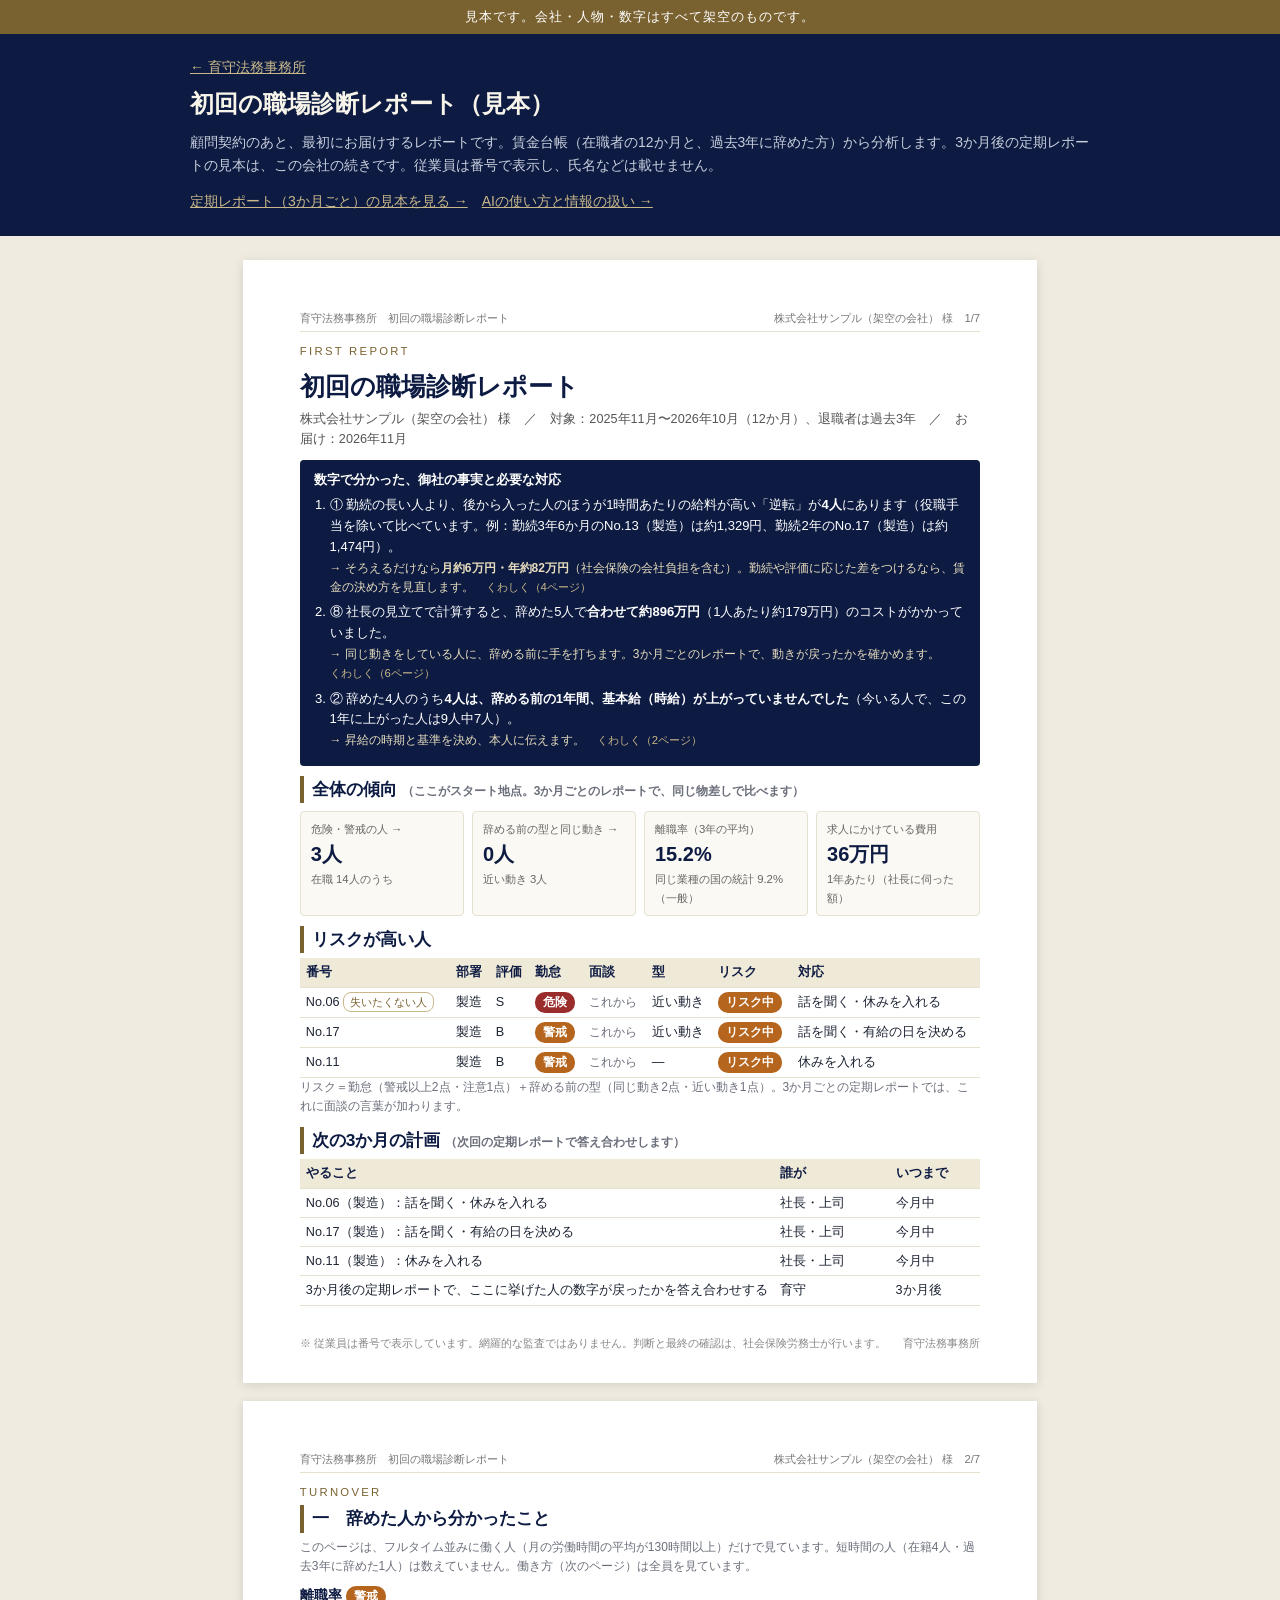
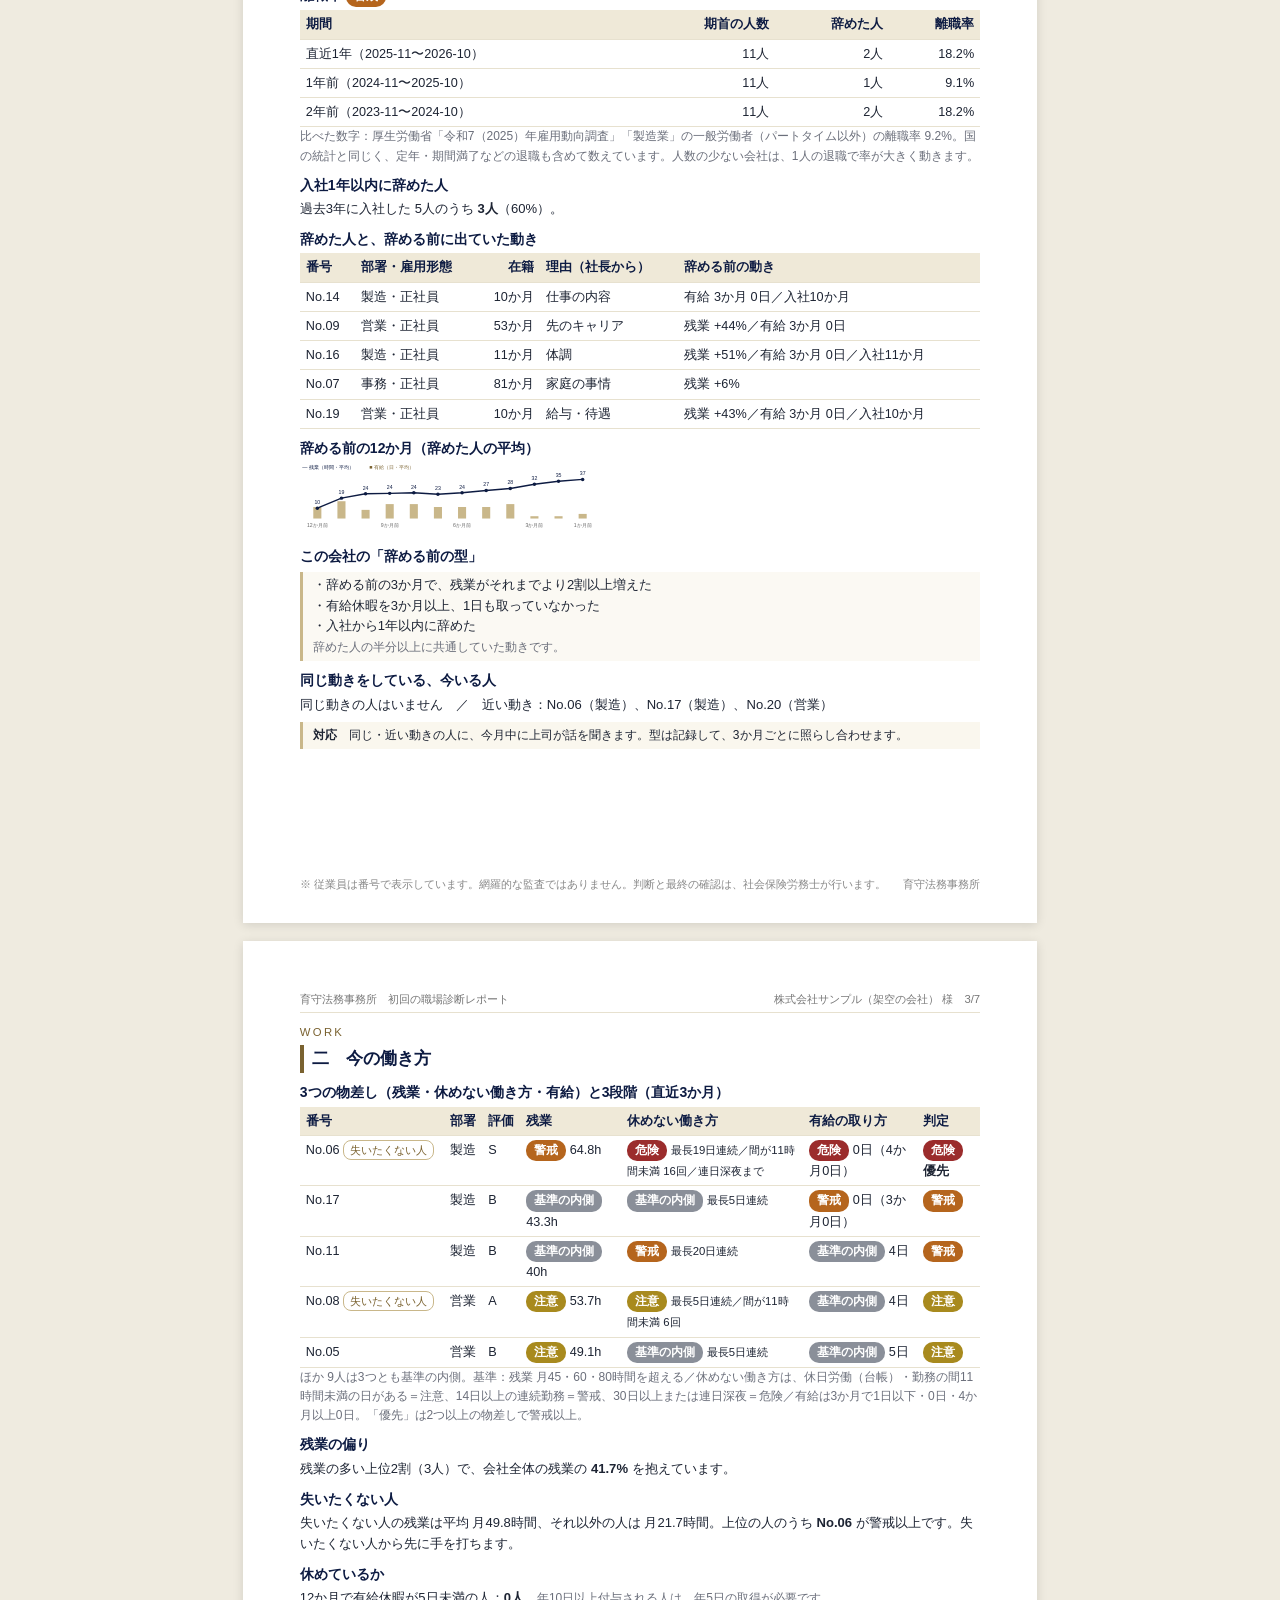
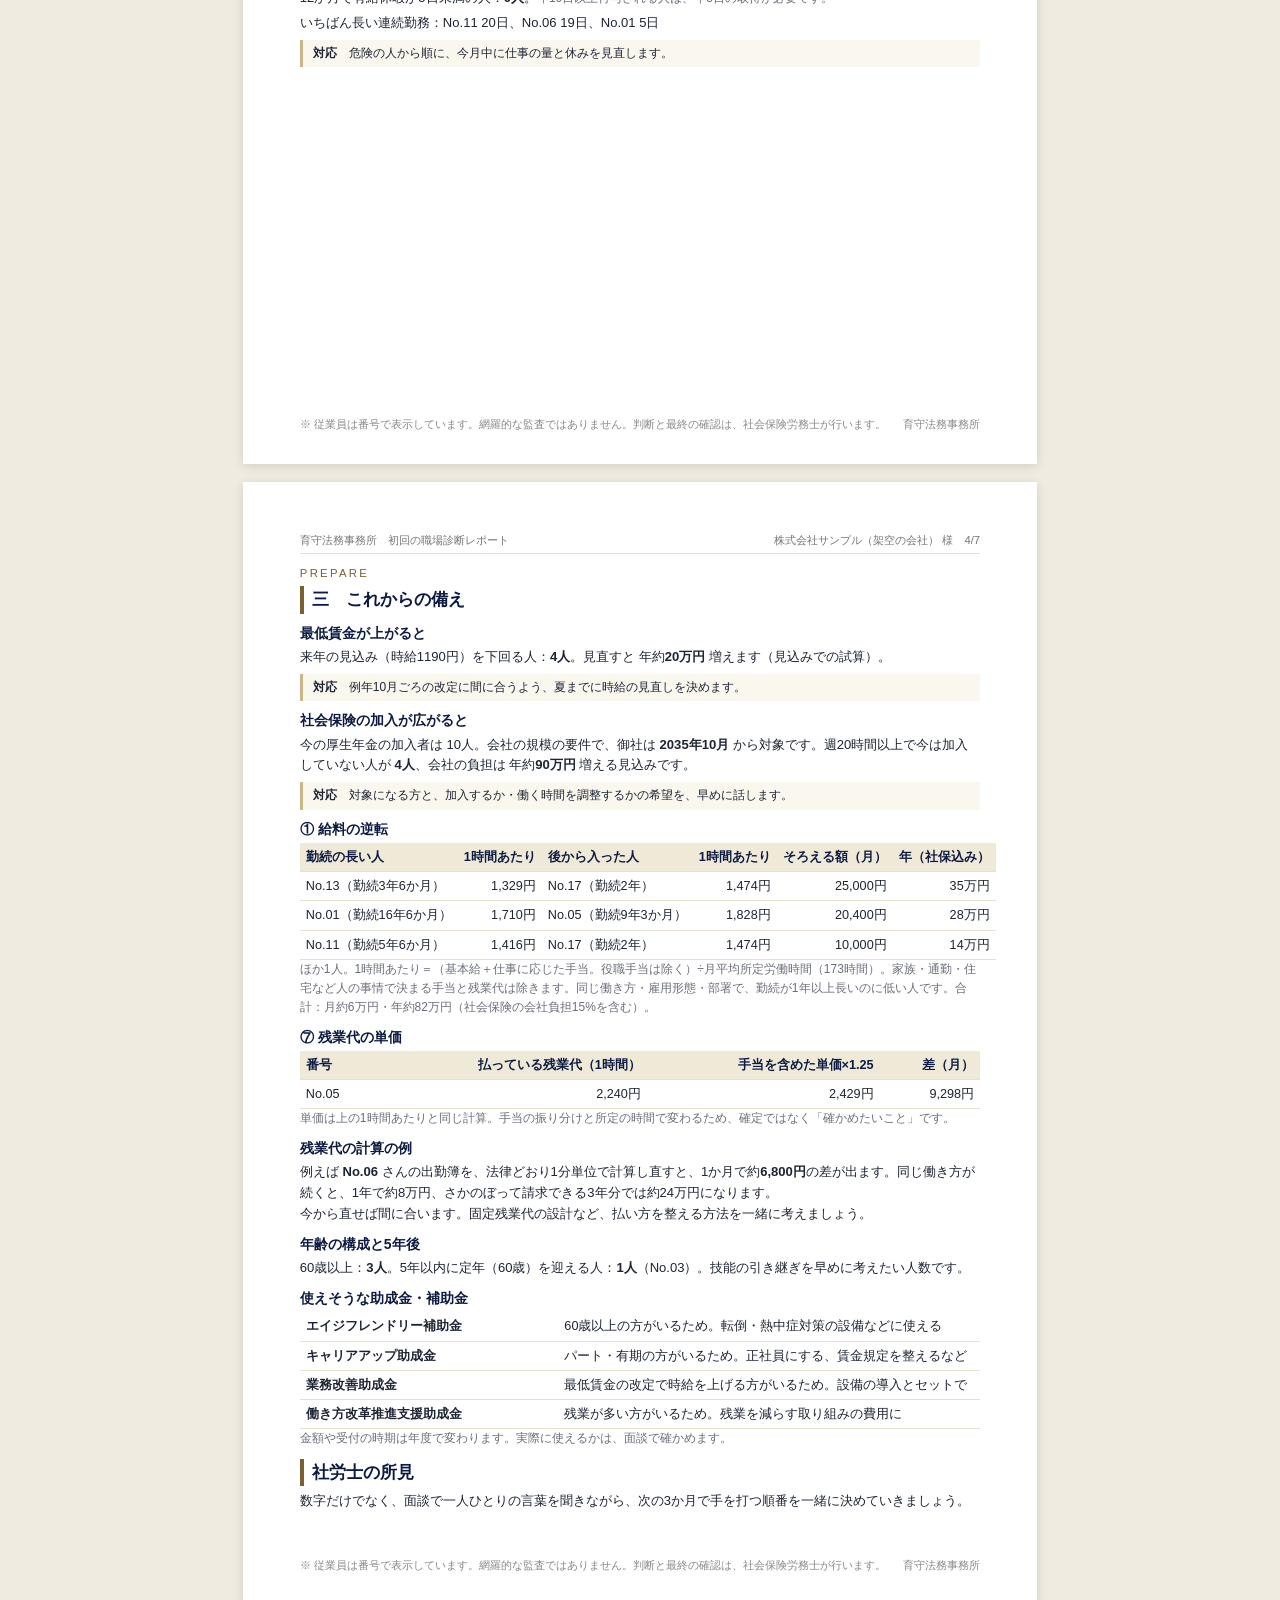
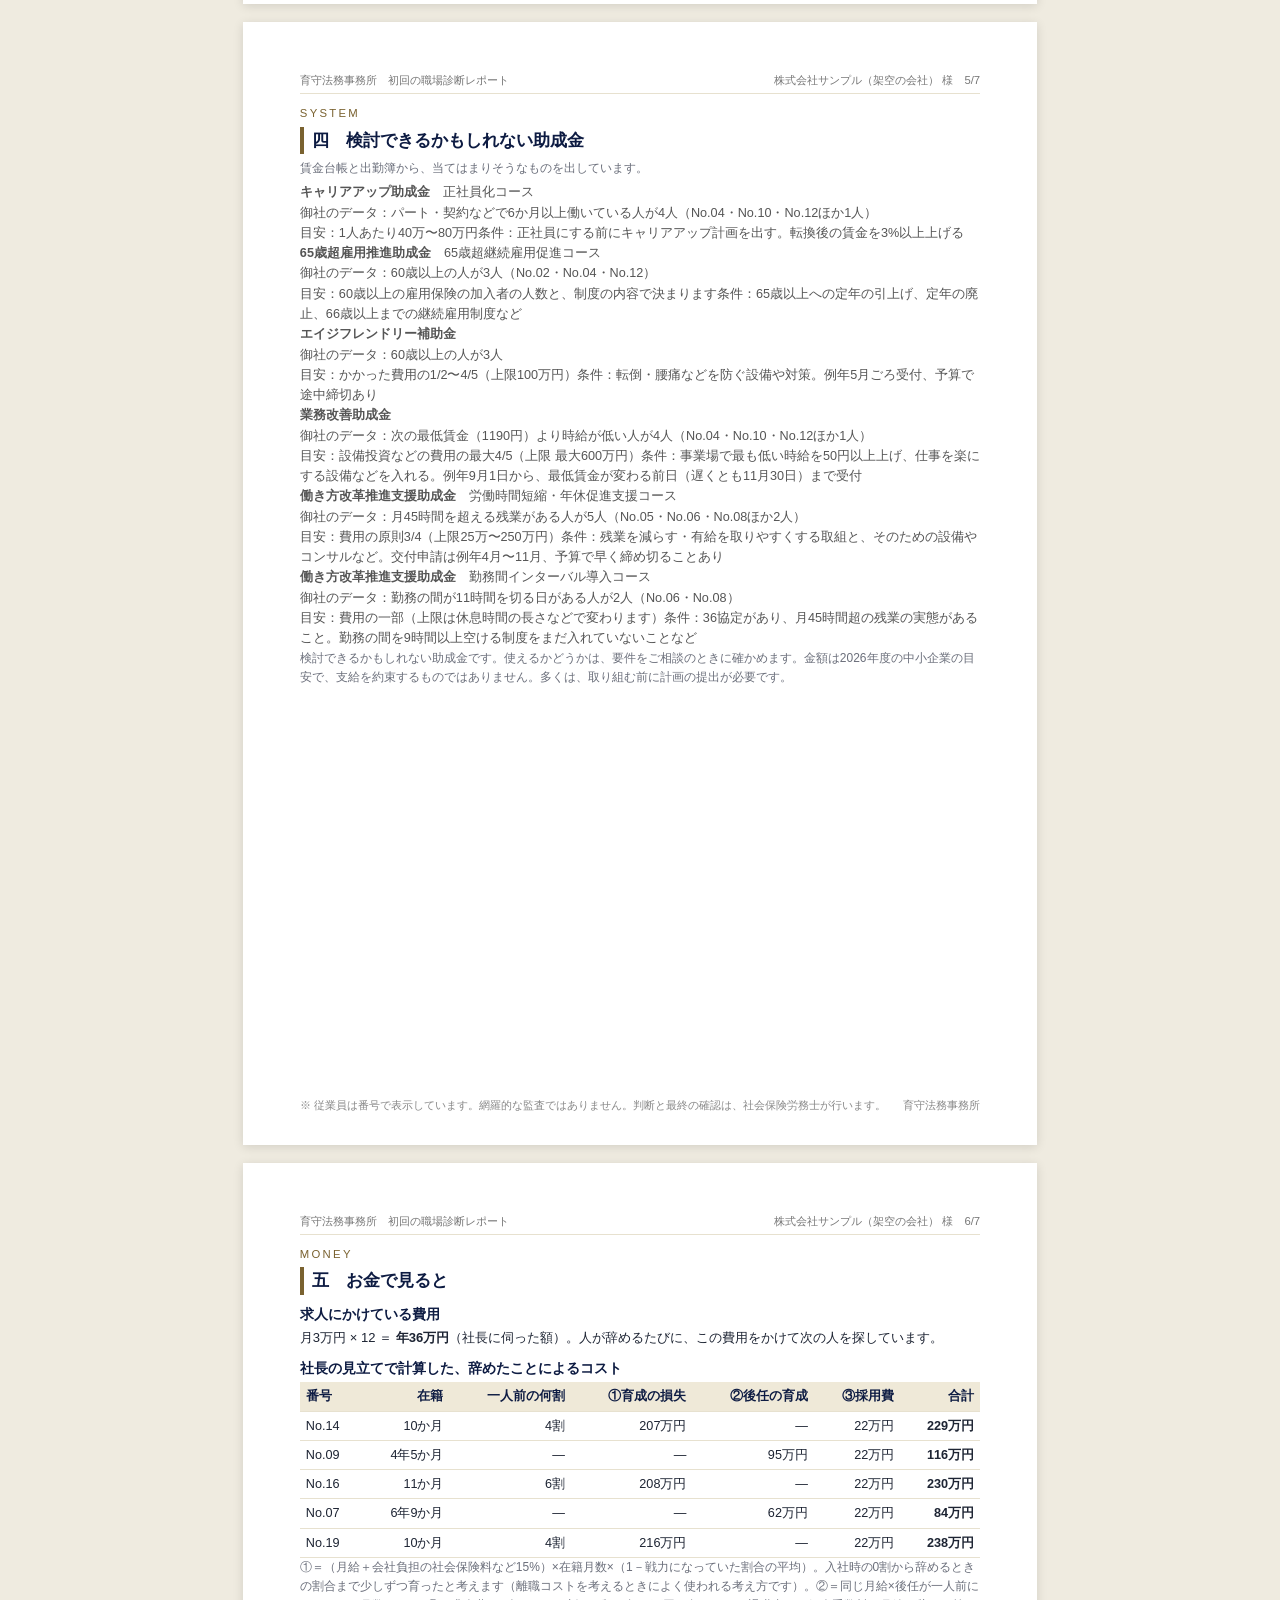
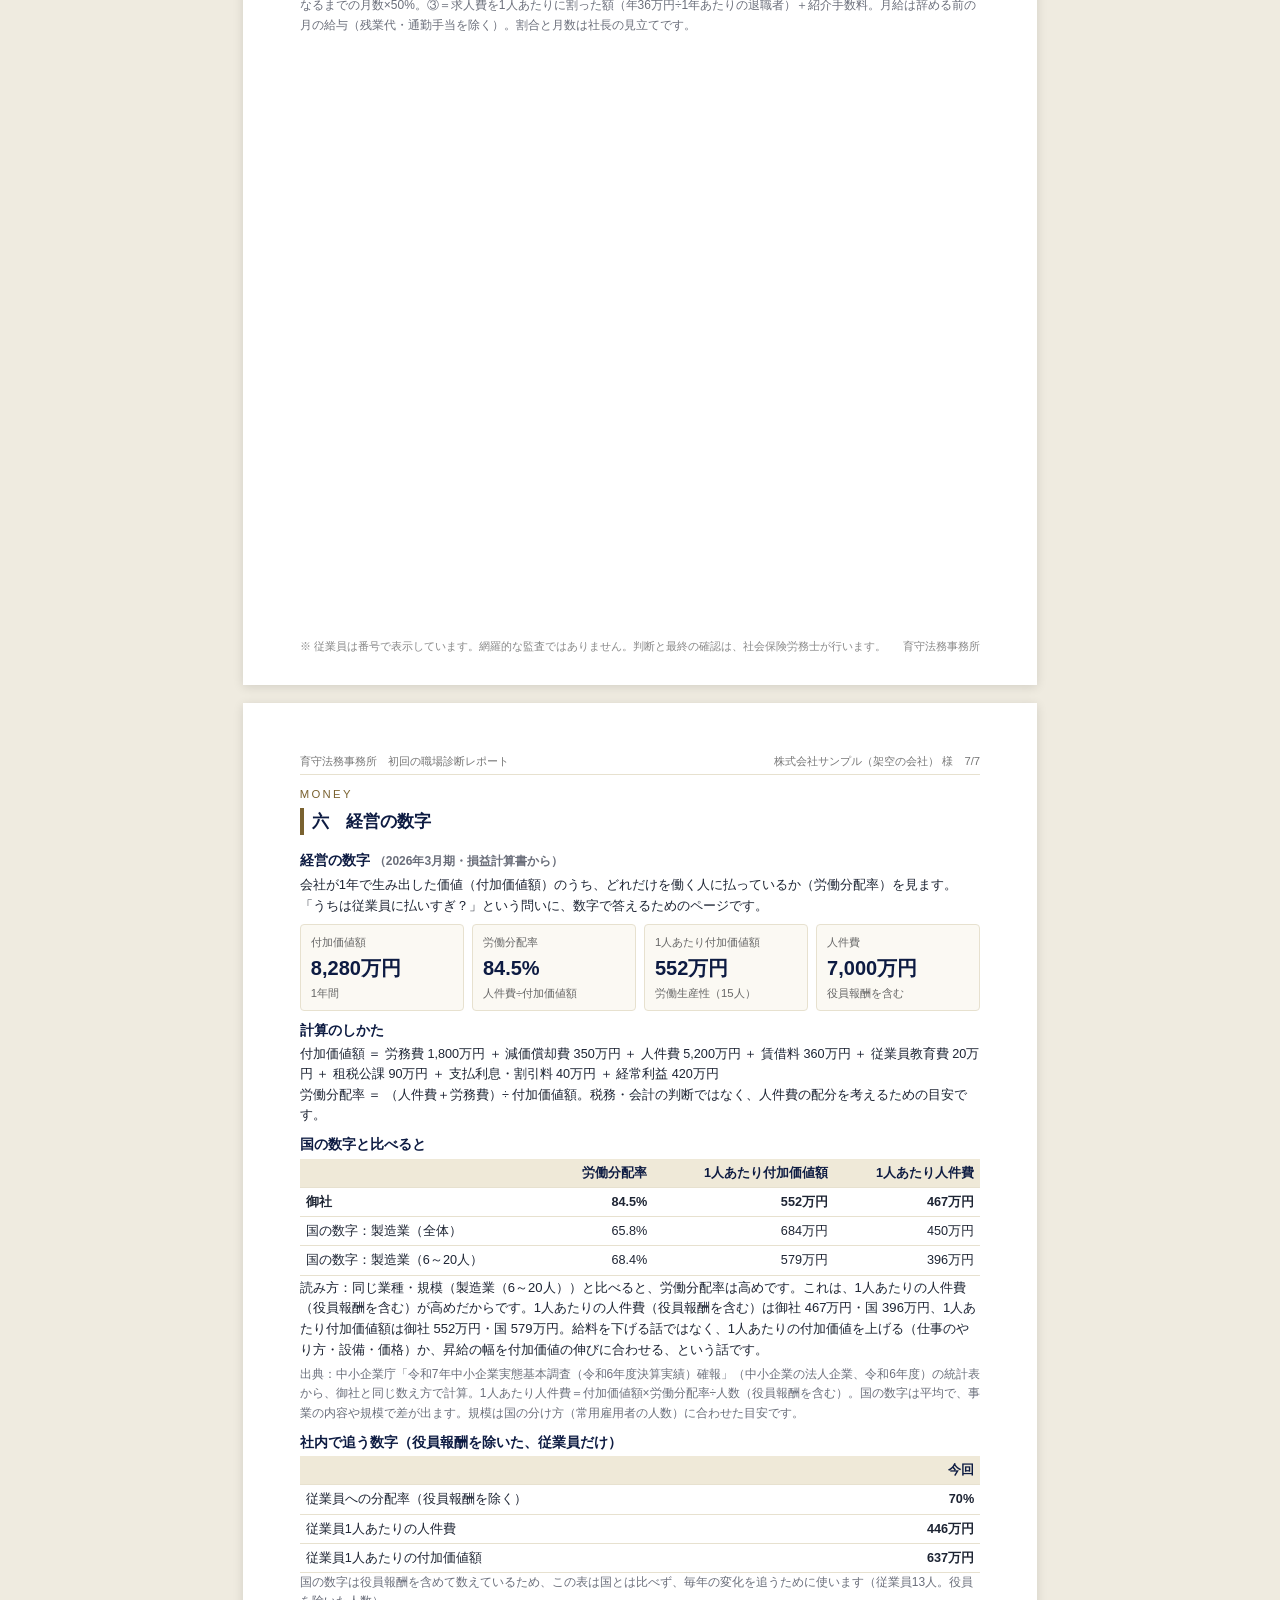
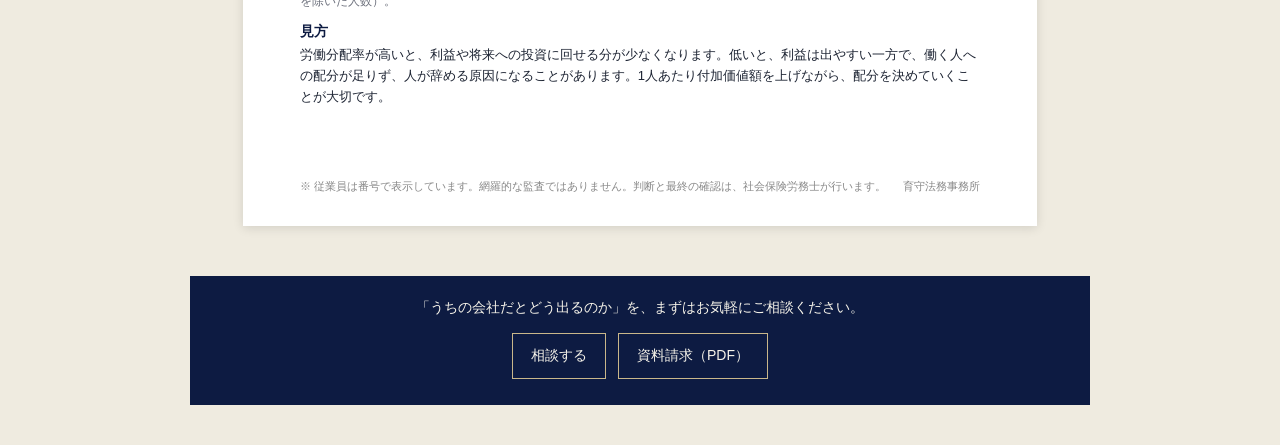
<file: sample-shoki.html>
<!DOCTYPE html>
<html lang="ja"><head><meta charset="utf-8"><meta name="viewport" content="width=device-width,initial-scale=1">
<title>初回の職場診断レポート（見本）｜育守法務事務所</title><meta name="description" content="顧問契約のあと最初にお届けする、初回の職場診断レポートの見本です。"><link rel="icon" type="image/png" href="img/favicon.png">
<style>
:root{--yoru:#0D1B42;--kinari:#F7F4EA;--kin:#7A6230;--kin2:#C9B78A;--sumi:#1d2433;--usu:#e7e1cf;--aka:#9b2c2c;--dai:#b5651d;--ki:#a88a1e}
*{box-sizing:border-box}
body{margin:0;background:#efebe0;color:var(--sumi);font-family:"Hiragino Sans","Yu Gothic UI","Yu Gothic","Meiryo","Noto Sans JP",sans-serif;font-size:14px;line-height:1.7}
.serif{font-family:"Hiragino Mincho ProN","Yu Mincho","YuMincho","Noto Serif JP",serif}
header.top{background:var(--yoru);color:var(--kinari);padding:14px 24px;display:flex;align-items:baseline;gap:16px;flex-wrap:wrap}
header.top h1{margin:0;font-size:18px;font-weight:600;letter-spacing:.05em}
header.top .safe{font-size:12px;color:var(--kin2)}
nav.tabs{display:flex;gap:4px;padding:10px 24px 0;background:#e4ddc9;flex-wrap:wrap}
nav.tabs button{border:0;background:transparent;padding:10px 16px;font-size:14px;cursor:pointer;border-radius:6px 6px 0 0;color:var(--yoru)}
nav.tabs button[aria-pressed=true]{background:var(--kinari);font-weight:700}
main{padding:20px 24px 60px}
.panel{background:var(--kinari);border:1px solid var(--usu);border-radius:8px;padding:20px 22px;margin-bottom:16px;max-width:1100px}
.panel h2{margin:0 0 6px;font-size:17px;color:var(--yoru)}
.panel p.lead{margin:0 0 14px;color:#4b5263;font-size:13px}
.grid{display:grid;grid-template-columns:220px 1fr;gap:10px 16px;align-items:center}
.grid label{font-weight:600;font-size:13px}
input,select,textarea{font:inherit;padding:6px 8px;border:1px solid #c9c2ad;border-radius:5px;background:#fff}
input[type=number]{width:140px}
.btn{border:1px solid var(--yoru);background:#fff;color:var(--yoru);padding:8px 16px;border-radius:6px;cursor:pointer;font-size:14px}
.btn.solid{background:var(--yoru);color:#fff}
.btn.gold{border-color:var(--kin);color:var(--kin)}
.bar{display:flex;gap:10px;flex-wrap:wrap;align-items:center;margin-top:12px}
.note{font-size:12px;color:#6b6f7b}
table.t{border-collapse:collapse;width:100%;font-size:13px}
table.t th,table.t td{border-bottom:1px solid var(--usu);padding:6px 8px;text-align:left;vertical-align:top}
table.t th{background:#efe9d8;font-weight:600;color:var(--yoru)}
table.t td.r,table.t th.r{text-align:right}
.ok{color:#2f6b3a}.warn{color:var(--aka)}
.drop{border:2px dashed #c9c2ad;border-radius:8px;padding:14px;margin:8px 0;background:#fffdf7}
.map{margin-top:10px}
.map .row{display:grid;grid-template-columns:200px 260px 1fr;gap:10px;align-items:center;padding:3px 0}
.lv{display:inline-block;padding:1px 8px;border-radius:10px;font-size:12px;font-weight:700;color:#fff;white-space:nowrap}
.lv.d{background:var(--aka)}.lv.w{background:var(--dai)}.lv.c{background:var(--ki)}.lv.n{background:#8a8f99}
.memo{border:1px solid var(--aka);background:#fff6f4;border-radius:8px;padding:12px 16px;margin:0 0 16px;max-width:210mm}
.memo h3{margin:0 0 4px;font-size:14px;color:var(--aka)}

/* report */
.reportwrap{display:flex;flex-direction:column;align-items:center;gap:18px}
.page{width:210mm;min-height:297mm;background:#fff;box-shadow:0 2px 10px rgba(0,0,0,.12);padding:13mm 15mm 16mm;position:relative;font-size:9.8pt;line-height:1.6}
.page .ph{display:flex;justify-content:space-between;font-size:8.5pt;color:#777;border-bottom:1px solid var(--usu);padding-bottom:4px;margin-bottom:10px}
.page h1{font-size:19pt;margin:6px 0 2px;color:var(--yoru);font-weight:700}
.page h2{font-size:13pt;margin:10px 0 5px;color:var(--yoru);border-left:4px solid var(--kin);padding-left:8px}
.page h3{font-size:10.5pt;margin:8px 0 3px;color:var(--yoru)}
.page p{margin:2px 0 4px}
.page .sub{color:#555;font-size:9.5pt}
.page .eyebrow{font-size:8.5pt;letter-spacing:.2em;color:var(--kin)}
.summary{background:var(--yoru);color:#fff;padding:10px 14px;border-radius:4px;margin:10px 0}
.summary ol{margin:4px 0 0 1.2em;padding:0}
.summary li{margin:3px 0}
.todo{border-left:3px solid var(--kin2);background:#faf7ee;padding:4px 10px;margin:6px 0;font-size:9pt}
.summary .concl li{margin:5px 0}.summary .res{font-weight:400}.summary .act{color:#E8DDBE;font-size:9pt;margin-top:1px}

.summary a.jump{color:#C9B78A;font-size:8.5pt;text-decoration:none;white-space:nowrap}.box a{color:inherit;text-decoration:none}
.boxes{display:grid;grid-template-columns:repeat(4,1fr);gap:8px;margin:8px 0}
.box{border:1px solid var(--usu);border-radius:4px;padding:8px 10px;background:#fbf9f3}
.box .k{font-size:8.5pt;color:#666}.box .v{font-size:15pt;font-weight:700;color:var(--yoru)}.box .s{font-size:8.5pt;color:#666}
.page table.t{font-size:9.5pt}
.page table.t th,.page table.t td{padding:4px 6px}
.edit{outline:1px dashed transparent;border-radius:3px}
.edit:hover,.edit:focus{outline-color:var(--kin2);background:#fffbea}
.page .foot{position:absolute;left:15mm;right:15mm;bottom:8mm;font-size:8pt;color:#888;display:flex;justify-content:space-between}
.q{border-left:3px solid var(--kin2);padding:3px 10px;margin:4px 0;background:#fbf9f3}
.tag{display:inline-block;border:1px solid var(--kin2);color:var(--kin);font-size:8.5pt;padding:0 6px;border-radius:8px;margin-right:4px}
/*nw*/.page table.t th,.page table.t td:nth-child(-n+3){white-space:nowrap}
@media print{
  body{background:#fff}
  header.top,nav.tabs,.panel,.noprint,.memo{display:none!important}
  main{padding:0}
  .page{box-shadow:none;margin:0;width:auto;min-height:auto;height:297mm;page-break-after:always;padding:12mm 14mm 14mm}
  .page:last-child{page-break-after:auto}
  .edit{outline:none!important;background:none!important}
  @page{size:A4;margin:0}
}

body{background:#efebe0}
.sbar{background:#7A6230;color:#fff;text-align:center;font-size:13px;padding:6px 12px;letter-spacing:.08em}
.shead{background:#0D1B42;color:#F7F4EA;padding:22px 20px}
.shead .in{max-width:900px;margin:0 auto}
.shead a{color:#C9B78A}
.shead h1{margin:4px 0 6px;font-size:24px;font-weight:600;font-family:"Hiragino Mincho ProN","Yu Mincho","Noto Serif JP",serif}
.shead p{margin:0;font-size:14px;color:#C8CFDD}
.shead .nav{margin-top:12px;display:flex;gap:14px;flex-wrap:wrap;font-size:14px}
main{padding:24px 12px 40px}
.cta{max-width:900px;margin:10px auto 40px;background:#0D1B42;color:#F7F4EA;padding:20px 24px;text-align:center}
.cta a{display:inline-block;margin:6px;padding:10px 18px;border:1px solid #C9B78A;color:#F7F4EA;text-decoration:none}
.page .edit:hover{outline:none;background:none}
@media (max-width:860px){.page{width:100%;min-height:auto;padding:16px} .page .foot{position:static;margin-top:12px} .boxes{grid-template-columns:repeat(2,1fr)} .page table.t{display:block;overflow-x:auto} .page table.t td,.page table.t th{white-space:nowrap} .zone{grid-template-columns:70px 1fr 1fr}}
</style></head><body>
<div class="sbar">見本です。会社・人物・数字はすべて架空のものです。</div>
<div class="shead"><div class="in"><a href="index.html">← 育守法務事務所</a><h1>初回の職場診断レポート（見本）</h1><p>顧問契約のあと、最初にお届けするレポートです。賃金台帳（在職者の12か月と、過去3年に辞めた方）から分析します。3か月後の定期レポートの見本は、この会社の続きです。従業員は番号で表示し、氏名などは載せません。</p>
<div class="nav"><a href="sample-report.html">定期レポート（3か月ごと）の見本を見る →</a><a href="ai.html">AIの使い方と情報の扱い →</a></div></div></div>
<main><div class="reportwrap">
<section class="page"><div class="ph"><span>育守法務事務所　初回の職場診断レポート</span><span>株式会社サンプル（架空の会社） 様　1/7</span></div>
<div class="eyebrow">FIRST REPORT</div><h1 class="serif">初回の職場診断レポート</h1><div class="sub">株式会社サンプル（架空の会社） 様　／　対象：2025年11月〜2026年10月（12か月）、退職者は過去3年　／　お届け：2026年11月</div>
<div class="summary"><b>数字で分かった、御社の事実と必要な対応</b><div class="edit" data-edit="sum"><ol class="concl"><li><div class="res">① 勤続の長い人より、後から入った人のほうが1時間あたりの給料が高い「逆転」が<b>4人</b>にあります（役職手当を除いて比べています。例：勤続3年6か月のNo.13（製造）は約1,329円、勤続2年のNo.17（製造）は約1,474円）。</div><div class="act">→ そろえるだけなら<b>月約6万円・年約82万円</b>（社会保険の会社負担を含む）。勤続や評価に応じた差をつけるなら、賃金の決め方を見直します。　<a class="jump" href="#p-rev">くわしく（4ページ）</a></div></li><li><div class="res">⑧ 社長の見立てで計算すると、辞めた5人で<b>合わせて約896万円</b>（1人あたり約179万円）のコストがかかっていました。</div><div class="act">→ 同じ動きをしている人に、辞める前に手を打ちます。3か月ごとのレポートで、動きが戻ったかを確かめます。　<a class="jump" href="#p-cost">くわしく（6ページ）</a></div></li><li><div class="res">② 辞めた4人のうち<b>4人は、辞める前の1年間、基本給（時給）が上がっていませんでした</b>（今いる人で、この1年に上がった人は9人中7人）。</div><div class="act">→ 昇給の時期と基準を決め、本人に伝えます。　<a class="jump" href="#p-match">くわしく（2ページ）</a></div></li></ol></div></div>
<h2>全体の傾向 <span class="note">（ここがスタート地点。3か月ごとのレポートで、同じ物差しで比べます）</span></h2><div class="boxes">
<div class="box"><a href="#p-work"><div class="k">危険・警戒の人 →</div><div class="v">3人</div><div class="s">在職 14人のうち</div></a></div>
<div class="box"><a href="#p-match"><div class="k">辞める前の型と同じ動き →</div><div class="v">0人</div><div class="s">近い動き 3人</div></a></div>
<div class="box"><div class="k">離職率（3年の平均）</div><div class="v">15.2%</div><div class="s">同じ業種の国の統計 9.2%（一般）</div></div>
<div class="box"><div class="k">求人にかけている費用</div><div class="v">36万円</div><div class="s">1年あたり（社長に伺った額）</div></div></div>
<h2>リスクが高い人</h2><table class="t"><tbody><tr><th>番号</th><th>部署</th><th>評価</th><th>勤怠</th><th>面談</th><th>型</th><th>リスク</th><th>対応</th></tr><tr><td>No.06 <span class="tag">失いたくない人</span></td><td>製造</td><td>S</td><td><span class="lv d">危険</span></td><td><span class="note">これから</span></td><td>近い動き</td><td><span class="lv w">リスク中</span></td><td>話を聞く・休みを入れる</td></tr><tr><td>No.17</td><td>製造</td><td>B</td><td><span class="lv w">警戒</span></td><td><span class="note">これから</span></td><td>近い動き</td><td><span class="lv w">リスク中</span></td><td>話を聞く・有給の日を決める</td></tr><tr><td>No.11</td><td>製造</td><td>B</td><td><span class="lv w">警戒</span></td><td><span class="note">これから</span></td><td>—</td><td><span class="lv w">リスク中</span></td><td>休みを入れる</td></tr></tbody></table><div class="note">リスク＝勤怠（警戒以上2点・注意1点）＋辞める前の型（同じ動き2点・近い動き1点）。3か月ごとの定期レポートでは、これに面談の言葉が加わります。</div>
<h2>次の3か月の計画 <span class="note">（次回の定期レポートで答え合わせします）</span></h2><div class="edit" data-edit="plan"><table class="t"><tbody><tr><th>やること</th><th style="width:18%">誰が</th><th style="width:14%">いつまで</th></tr><tr><td>No.06（製造）：話を聞く・休みを入れる</td><td>社長・上司</td><td>今月中</td></tr><tr><td>No.17（製造）：話を聞く・有給の日を決める</td><td>社長・上司</td><td>今月中</td></tr><tr><td>No.11（製造）：休みを入れる</td><td>社長・上司</td><td>今月中</td></tr><tr><td>3か月後の定期レポートで、ここに挙げた人の数字が戻ったかを答え合わせする</td><td>育守</td><td>3か月後</td></tr></tbody></table></div>
<div class="foot"><span>※ 従業員は番号で表示しています。網羅的な監査ではありません。判断と最終の確認は、社会保険労務士が行います。</span><span>育守法務事務所</span></div></section>

<section class="page"><div class="ph"><span>育守法務事務所　初回の職場診断レポート</span><span>株式会社サンプル（架空の会社） 様　2/7</span></div>
<div class="eyebrow">TURNOVER</div><h2 style="margin-top:4px">一　辞めた人から分かったこと</h2>
<p class="note">このページは、フルタイム並みに働く人（月の労働時間の平均が130時間以上）だけで見ています。短時間の人（在籍4人・過去3年に辞めた1人）は数えていません。働き方（次のページ）は全員を見ています。</p>
<h3>離職率 <span class="lv w">警戒</span></h3><table class="t"><tbody><tr><th>期間</th><th class="r">期首の人数</th><th class="r">辞めた人</th><th class="r">離職率</th></tr><tr><td>直近1年（2025-11〜2026-10）</td><td class="r">11人</td><td class="r">2人</td><td class="r">18.2%</td></tr><tr><td>1年前（2024-11〜2025-10）</td><td class="r">11人</td><td class="r">1人</td><td class="r">9.1%</td></tr><tr><td>2年前（2023-11〜2024-10）</td><td class="r">11人</td><td class="r">2人</td><td class="r">18.2%</td></tr></tbody></table>
<div class="note">比べた数字：厚生労働省「令和7（2025）年雇用動向調査」「製造業」の一般労働者（パートタイム以外）の離職率 9.2%。国の統計と同じく、定年・期間満了などの退職も含めて数えています。人数の少ない会社は、1人の退職で率が大きく動きます。</div>
<h3>入社1年以内に辞めた人</h3><p>過去3年に入社した 5人のうち <b>3人</b>（60%）。</p>

<h3>辞めた人と、辞める前に出ていた動き</h3><table class="t"><tbody><tr><th>番号</th><th>部署・雇用形態</th><th class="r">在籍</th><th>理由（社長から）</th><th>辞める前の動き</th></tr><tr><td>No.14</td><td>製造・正社員</td><td class="r">10か月</td><td>仕事の内容</td><td>有給 3か月 0日／入社10か月</td></tr><tr><td>No.09</td><td>営業・正社員</td><td class="r">53か月</td><td>先のキャリア</td><td>残業 +44%／有給 3か月 0日</td></tr><tr><td>No.16</td><td>製造・正社員</td><td class="r">11か月</td><td>体調</td><td>残業 +51%／有給 3か月 0日／入社11か月</td></tr><tr><td>No.07</td><td>事務・正社員</td><td class="r">81か月</td><td>家庭の事情</td><td>残業 +6%</td></tr><tr><td>No.19</td><td>営業・正社員</td><td class="r">10か月</td><td>給与・待遇</td><td>残業 +43%／有給 3か月 0日／入社10か月</td></tr></tbody></table>
<h3>辞める前の12か月（辞めた人の平均）</h3><svg viewBox="0 0 520 118" width="100%" style="max-width:300px"><rect x="23" y="78" width="14" height="20" fill="#C9B78A"></rect><rect x="64.81818181818181" y="68" width="14" height="30" fill="#C9B78A"></rect><rect x="106.63636363636364" y="83" width="14" height="15" fill="#C9B78A"></rect><rect x="148.45454545454544" y="73" width="14" height="25" fill="#C9B78A"></rect><rect x="190.27272727272728" y="73" width="14" height="25" fill="#C9B78A"></rect><rect x="232.0909090909091" y="78" width="14" height="20" fill="#C9B78A"></rect><rect x="273.9090909090909" y="78" width="14" height="20" fill="#C9B78A"></rect><rect x="315.72727272727275" y="78" width="14" height="20" fill="#C9B78A"></rect><rect x="357.54545454545456" y="73" width="14" height="25" fill="#C9B78A"></rect><rect x="399.3636363636364" y="94" width="14" height="4" fill="#C9B78A"></rect><rect x="441.1818181818182" y="94" width="14" height="4" fill="#C9B78A"></rect><rect x="483" y="90" width="14" height="8" fill="#C9B78A"></rect><path d="M30,80.05465301906281 L71.81818181818181,62.65865339468494 L113.63636363636364,54.922011456474785 L155.45454545454544,54.37266409991549 L197.27272727272728,53.319748333176825 L239.0909090909091,55.9291482768335 L280.9090909090909,53.319748333176825 L322.72727272727275,49.42853789088177 L364.54545454545456,45.99511691238614 L406.3636363636364,38.59723917738755 L448.1818181818182,33.39675086862616 L490,30.17391304347825" fill="none" stroke="#0D1B42" stroke-width="2.5"></path><circle cx="30" cy="80.05465301906281" r="3" fill="#0D1B42"></circle><text x="30" y="73.05465301906281" font-size="9" text-anchor="middle" fill="#0D1B42">10</text><circle cx="71.81818181818181" cy="62.65865339468494" r="3" fill="#0D1B42"></circle><text x="71.81818181818181" y="55.65865339468494" font-size="9" text-anchor="middle" fill="#0D1B42">19</text><circle cx="113.63636363636364" cy="54.922011456474785" r="3" fill="#0D1B42"></circle><text x="113.63636363636364" y="47.922011456474785" font-size="9" text-anchor="middle" fill="#0D1B42">24</text><circle cx="155.45454545454544" cy="54.37266409991549" r="3" fill="#0D1B42"></circle><text x="155.45454545454544" y="47.37266409991549" font-size="9" text-anchor="middle" fill="#0D1B42">24</text><circle cx="197.27272727272728" cy="53.319748333176825" r="3" fill="#0D1B42"></circle><text x="197.27272727272728" y="46.319748333176825" font-size="9" text-anchor="middle" fill="#0D1B42">24</text><circle cx="239.0909090909091" cy="55.9291482768335" r="3" fill="#0D1B42"></circle><text x="239.0909090909091" y="48.9291482768335" font-size="9" text-anchor="middle" fill="#0D1B42">23</text><circle cx="280.9090909090909" cy="53.319748333176825" r="3" fill="#0D1B42"></circle><text x="280.9090909090909" y="46.319748333176825" font-size="9" text-anchor="middle" fill="#0D1B42">24</text><circle cx="322.72727272727275" cy="49.42853789088177" r="3" fill="#0D1B42"></circle><text x="322.72727272727275" y="42.42853789088177" font-size="9" text-anchor="middle" fill="#0D1B42">27</text><circle cx="364.54545454545456" cy="45.99511691238614" r="3" fill="#0D1B42"></circle><text x="364.54545454545456" y="38.99511691238614" font-size="9" text-anchor="middle" fill="#0D1B42">28</text><circle cx="406.3636363636364" cy="38.59723917738755" r="3" fill="#0D1B42"></circle><text x="406.3636363636364" y="31.59723917738755" font-size="9" text-anchor="middle" fill="#0D1B42">32</text><circle cx="448.1818181818182" cy="33.39675086862616" r="3" fill="#0D1B42"></circle><text x="448.1818181818182" y="26.396750868626157" font-size="9" text-anchor="middle" fill="#0D1B42">35</text><circle cx="490" cy="30.17391304347825" r="3" fill="#0D1B42"></circle><text x="490" y="23.17391304347825" font-size="9" text-anchor="middle" fill="#0D1B42">37</text><text x="30" y="113" font-size="9" text-anchor="middle" fill="#666">12か月前</text><text x="155.45454545454544" y="113" font-size="9" text-anchor="middle" fill="#666">9か月前</text><text x="280.9090909090909" y="113" font-size="9" text-anchor="middle" fill="#666">6か月前</text><text x="406.3636363636364" y="113" font-size="9" text-anchor="middle" fill="#666">3か月前</text><text x="490" y="113" font-size="9" text-anchor="middle" fill="#666">1か月前</text><text x="4" y="12" font-size="9" fill="#0D1B42">― 残業（時間・平均）</text><text x="120" y="12" font-size="9" fill="#7A6230">■ 有給（日・平均）</text></svg>
<h3>この会社の「辞める前の型」</h3><div class="q">・辞める前の3か月で、残業がそれまでより2割以上増えた<br>・有給休暇を3か月以上、1日も取っていなかった<br>・入社から1年以内に辞めた<br><span class="note">辞めた人の半分以上に共通していた動きです。</span></div>
<h3 id="p-match">同じ動きをしている、今いる人</h3><p>同じ動きの人はいません　／　近い動き：No.06（製造）、No.17（製造）、No.20（営業）</p>
<div class="todo"><b>対応</b>　同じ・近い動きの人に、今月中に上司が話を聞きます。型は記録して、3か月ごとに照らし合わせます。</div>
<div class="foot"><span>※ 従業員は番号で表示しています。網羅的な監査ではありません。判断と最終の確認は、社会保険労務士が行います。</span><span>育守法務事務所</span></div></section>

<section class="page"><div class="ph"><span>育守法務事務所　初回の職場診断レポート</span><span>株式会社サンプル（架空の会社） 様　3/7</span></div>
<div class="eyebrow">WORK</div><h2 style="margin-top:4px">二　今の働き方</h2>
<h3 id="p-work">3つの物差し（残業・休めない働き方・有給）と3段階（直近3か月）</h3><table class="t"><tbody><tr><th>番号</th><th>部署</th><th>評価</th><th>残業</th><th>休めない働き方</th><th>有給の取り方</th><th>判定</th></tr><tr><td>No.06 <span class="tag">失いたくない人</span></td><td>製造</td><td>S</td><td><span class="lv w">警戒</span> 64.8h</td><td><span class="lv d">危険</span> <span style="font-size:8.5pt">最長19日連続／間が11時間未満 16回／連日深夜まで</span></td><td><span class="lv d">危険</span> 0日（4か月0日）</td><td><span class="lv d">危険</span> <b>優先</b></td></tr><tr><td>No.17</td><td>製造</td><td>B</td><td><span class="lv n">基準の内側</span> 43.3h</td><td><span class="lv n">基準の内側</span> <span style="font-size:8.5pt">最長5日連続</span></td><td><span class="lv w">警戒</span> 0日（3か月0日）</td><td><span class="lv w">警戒</span></td></tr><tr><td>No.11</td><td>製造</td><td>B</td><td><span class="lv n">基準の内側</span> 40h</td><td><span class="lv w">警戒</span> <span style="font-size:8.5pt">最長20日連続</span></td><td><span class="lv n">基準の内側</span> 4日</td><td><span class="lv w">警戒</span></td></tr><tr><td>No.08 <span class="tag">失いたくない人</span></td><td>営業</td><td>A</td><td><span class="lv c">注意</span> 53.7h</td><td><span class="lv c">注意</span> <span style="font-size:8.5pt">最長5日連続／間が11時間未満 6回</span></td><td><span class="lv n">基準の内側</span> 4日</td><td><span class="lv c">注意</span></td></tr><tr><td>No.05</td><td>営業</td><td>B</td><td><span class="lv c">注意</span> 49.1h</td><td><span class="lv n">基準の内側</span> <span style="font-size:8.5pt">最長5日連続</span></td><td><span class="lv n">基準の内側</span> 5日</td><td><span class="lv c">注意</span></td></tr></tbody></table>
<div class="note">ほか 9人は3つとも基準の内側。基準：残業 月45・60・80時間を超える／休めない働き方は、休日労働（台帳）・勤務の間11時間未満の日がある＝注意、14日以上の連続勤務＝警戒、30日以上または連日深夜＝危険／有給は3か月で1日以下・0日・4か月以上0日。「優先」は2つ以上の物差しで警戒以上。</div>
<h3>残業の偏り</h3><p>残業の多い上位2割（3人）で、会社全体の残業の <b>41.7%</b> を抱えています。</p>
<h3>失いたくない人</h3><p>失いたくない人の残業は平均 月49.8時間、それ以外の人は 月21.7時間。上位の人のうち <b>No.06</b> が警戒以上です。失いたくない人から先に手を打ちます。</p>
<h3>休めているか</h3><p>12か月で有給休暇が5日未満の人：<b>0人</b>。<span class="note">年10日以上付与される人は、年5日の取得が必要です。</span></p>
<p>いちばん長い連続勤務：No.11 20日、No.06 19日、No.01 5日</p>
<div class="todo"><b>対応</b>　危険の人から順に、今月中に仕事の量と休みを見直します。</div>
<div class="foot"><span>※ 従業員は番号で表示しています。網羅的な監査ではありません。判断と最終の確認は、社会保険労務士が行います。</span><span>育守法務事務所</span></div></section>

<section class="page"><div class="ph"><span>育守法務事務所　初回の職場診断レポート</span><span>株式会社サンプル（架空の会社） 様　4/7</span></div>
<div class="eyebrow">PREPARE</div><h2 style="margin-top:4px">三　これからの備え</h2>
<h3 id="p-min">最低賃金が上がると</h3><p>来年の見込み（時給1190円）を下回る人：<b>4人</b>。見直すと 年約<b>20万円</b> 増えます（見込みでの試算）。</p><div class="todo"><b>対応</b>　例年10月ごろの改定に間に合うよう、夏までに時給の見直しを決めます。</div>
<h3 id="p-shaho">社会保険の加入が広がると</h3><p>今の厚生年金の加入者は 10人。会社の規模の要件で、御社は <b>2035年10月</b> から対象です。週20時間以上で今は加入していない人が <b>4人</b>、会社の負担は 年約<b>90万円</b> 増える見込みです。</p><div class="todo"><b>対応</b>　対象になる方と、加入するか・働く時間を調整するかの希望を、早めに話します。</div>
<h3 id="p-rev">① 給料の逆転</h3><table class="t"><tbody><tr><th>勤続の長い人</th><th class="r">1時間あたり</th><th>後から入った人</th><th class="r">1時間あたり</th><th class="r">そろえる額（月）</th><th class="r">年（社保込み）</th></tr><tr><td>No.13（勤続3年6か月）</td><td class="r">1,329円</td><td>No.17（勤続2年）</td><td class="r">1,474円</td><td class="r">25,000円</td><td class="r">35万円</td></tr><tr><td>No.01（勤続16年6か月）</td><td class="r">1,710円</td><td>No.05（勤続9年3か月）</td><td class="r">1,828円</td><td class="r">20,400円</td><td class="r">28万円</td></tr><tr><td>No.11（勤続5年6か月）</td><td class="r">1,416円</td><td>No.17（勤続2年）</td><td class="r">1,474円</td><td class="r">10,000円</td><td class="r">14万円</td></tr></tbody></table><div class="note">ほか1人。1時間あたり＝（基本給＋仕事に応じた手当。役職手当は除く）÷月平均所定労働時間（173時間）。家族・通勤・住宅など人の事情で決まる手当と残業代は除きます。同じ働き方・雇用形態・部署で、勤続が1年以上長いのに低い人です。合計：月約6万円・年約82万円（社会保険の会社負担15%を含む）。</div>

<h3 id="p-unit">⑦ 残業代の単価</h3><table class="t"><tbody><tr><th>番号</th><th class="r">払っている残業代（1時間）</th><th class="r">手当を含めた単価×1.25</th><th class="r">差（月）</th></tr><tr><td>No.05</td><td class="r">2,240円</td><td class="r">2,429円</td><td class="r">9,298円</td></tr></tbody></table><div class="note">単価は上の1時間あたりと同じ計算。手当の振り分けと所定の時間で変わるため、確定ではなく「確かめたいこと」です。</div>
<h3>残業代の計算の例</h3><p>例えば <b>No.06</b> さんの出勤簿を、法律どおり1分単位で計算し直すと、1か月で約<b>6,800円</b>の差が出ます。同じ働き方が続くと、1年で約8万円、さかのぼって請求できる3年分では約24万円になります。<br>今から直せば間に合います。固定残業代の設計など、払い方を整える方法を一緒に考えましょう。</p>
<h3>年齢の構成と5年後</h3><p>60歳以上：<b>3人</b>。5年以内に定年（60歳）を迎える人：<b>1人</b>（No.03）。技能の引き継ぎを早めに考えたい人数です。</p>
<h3>使えそうな助成金・補助金</h3><table class="t"><tbody><tr><td style="width:38%"><b>エイジフレンドリー補助金</b></td><td>60歳以上の方がいるため。転倒・熱中症対策の設備などに使える</td></tr><tr><td style="width:38%"><b>キャリアアップ助成金</b></td><td>パート・有期の方がいるため。正社員にする、賃金規定を整えるなど</td></tr><tr><td style="width:38%"><b>業務改善助成金</b></td><td>最低賃金の改定で時給を上げる方がいるため。設備の導入とセットで</td></tr><tr><td style="width:38%"><b>働き方改革推進支援助成金</b></td><td>残業が多い方がいるため。残業を減らす取り組みの費用に</td></tr></tbody></table><div class="note">金額や受付の時期は年度で変わります。実際に使えるかは、面談で確かめます。</div>
<h2>社労士の所見</h2><div class="edit" data-edit="shoken">数字だけでなく、面談で一人ひとりの言葉を聞きながら、次の3か月で手を打つ順番を一緒に決めていきましょう。</div>
<div class="foot"><span>※ 従業員は番号で表示しています。網羅的な監査ではありません。判断と最終の確認は、社会保険労務士が行います。</span><span>育守法務事務所</span></div></section><section class="page"><div class="ph"><span>育守法務事務所　初回の職場診断レポート</span><span>株式会社サンプル（架空の会社） 様　5/7</span></div><div class="eyebrow">SYSTEM</div><h2 id="p-subs" style="margin-top:4px">四　検討できるかもしれない助成金</h2><p class="note">賃金台帳と出勤簿から、当てはまりそうなものを出しています。</p><div class="subs"><div class="sub"><div class="sn"><b>キャリアアップ助成金</b>　<span class="sc">正社員化コース</span></div><div class="sw">御社のデータ：パート・契約などで6か月以上働いている人が4人（No.04・No.10・No.12ほか1人）</div><div class="sa"><span>目安：1人あたり40万〜80万円</span><span>条件：正社員にする前にキャリアアップ計画を出す。転換後の賃金を3%以上上げる</span></div></div><div class="sub"><div class="sn"><b>65歳超雇用推進助成金</b>　<span class="sc">65歳超継続雇用促進コース</span></div><div class="sw">御社のデータ：60歳以上の人が3人（No.02・No.04・No.12）</div><div class="sa"><span>目安：60歳以上の雇用保険の加入者の人数と、制度の内容で決まります</span><span>条件：65歳以上への定年の引上げ、定年の廃止、66歳以上までの継続雇用制度など</span></div></div><div class="sub"><div class="sn"><b>エイジフレンドリー補助金</b></div><div class="sw">御社のデータ：60歳以上の人が3人</div><div class="sa"><span>目安：かかった費用の1/2〜4/5（上限100万円）</span><span>条件：転倒・腰痛などを防ぐ設備や対策。例年5月ごろ受付、予算で途中締切あり</span></div></div><div class="sub"><div class="sn"><b>業務改善助成金</b></div><div class="sw">御社のデータ：次の最低賃金（1190円）より時給が低い人が4人（No.04・No.10・No.12ほか1人）</div><div class="sa"><span>目安：設備投資などの費用の最大4/5（上限 最大600万円）</span><span>条件：事業場で最も低い時給を50円以上上げ、仕事を楽にする設備などを入れる。例年9月1日から、最低賃金が変わる前日（遅くとも11月30日）まで受付</span></div></div><div class="sub"><div class="sn"><b>働き方改革推進支援助成金</b>　<span class="sc">労働時間短縮・年休促進支援コース</span></div><div class="sw">御社のデータ：月45時間を超える残業がある人が5人（No.05・No.06・No.08ほか2人）</div><div class="sa"><span>目安：費用の原則3/4（上限25万〜250万円）</span><span>条件：残業を減らす・有給を取りやすくする取組と、そのための設備やコンサルなど。交付申請は例年4月〜11月、予算で早く締め切ることあり</span></div></div><div class="sub"><div class="sn"><b>働き方改革推進支援助成金</b>　<span class="sc">勤務間インターバル導入コース</span></div><div class="sw">御社のデータ：勤務の間が11時間を切る日がある人が2人（No.06・No.08）</div><div class="sa"><span>目安：費用の一部（上限は休息時間の長さなどで変わります）</span><span>条件：36協定があり、月45時間超の残業の実態があること。勤務の間を9時間以上空ける制度をまだ入れていないことなど</span></div></div></div>
<div class="note">検討できるかもしれない助成金です。使えるかどうかは、要件をご相談のときに確かめます。金額は2026年度の中小企業の目安で、支給を約束するものではありません。多くは、取り組む前に計画の提出が必要です。</div><div class="foot"><span>※ 従業員は番号で表示しています。網羅的な監査ではありません。判断と最終の確認は、社会保険労務士が行います。</span><span>育守法務事務所</span></div></section>
<section class="page"><div class="ph"><span>育守法務事務所　初回の職場診断レポート</span><span>株式会社サンプル（架空の会社） 様　6/7</span></div>
<div class="eyebrow">MONEY</div><h2 style="margin-top:4px">五　お金で見ると</h2>
<h3 id="p-loss">求人にかけている費用</h3><p>月3万円 × 12 ＝ <b>年36万円</b>（社長に伺った額）。人が辞めるたびに、この費用をかけて次の人を探しています。</p><h3 id="p-cost">社長の見立てで計算した、辞めたことによるコスト</h3><table class="t"><tbody><tr><th>番号</th><th class="r">在籍</th><th class="r">一人前の何割</th><th class="r">①育成の損失</th><th class="r">②後任の育成</th><th class="r">③採用費</th><th class="r">合計</th></tr><tr><td>No.14</td><td class="r">10か月</td><td class="r">4割</td><td class="r">207万円</td><td class="r">—</td><td class="r">22万円</td><td class="r"><b>229万円</b></td></tr><tr><td>No.09</td><td class="r">4年5か月</td><td class="r">—</td><td class="r">—</td><td class="r">95万円</td><td class="r">22万円</td><td class="r"><b>116万円</b></td></tr><tr><td>No.16</td><td class="r">11か月</td><td class="r">6割</td><td class="r">208万円</td><td class="r">—</td><td class="r">22万円</td><td class="r"><b>230万円</b></td></tr><tr><td>No.07</td><td class="r">6年9か月</td><td class="r">—</td><td class="r">—</td><td class="r">62万円</td><td class="r">22万円</td><td class="r"><b>84万円</b></td></tr><tr><td>No.19</td><td class="r">10か月</td><td class="r">4割</td><td class="r">216万円</td><td class="r">—</td><td class="r">22万円</td><td class="r"><b>238万円</b></td></tr></tbody></table><div class="note">①＝（月給＋会社負担の社会保険料など15%）×在籍月数×（1－戦力になっていた割合の平均）。入社時の0割から辞めるときの割合まで少しずつ育ったと考えます（離職コストを考えるときによく使われる考え方です）。②＝同じ月給×後任が一人前になるまでの月数×50%。③＝求人費を1人あたりに割った額（年36万円÷1年あたりの退職者）＋紹介手数料。月給は辞める前の月の給与（残業代・通勤手当を除く）。割合と月数は社長の見立てです。</div>
<div class="foot"><span>※ 従業員は番号で表示しています。網羅的な監査ではありません。判断と最終の確認は、社会保険労務士が行います。</span><span>育守法務事務所</span></div></section><section class="page"><div class="ph"><span>育守法務事務所　初回の職場診断レポート</span><span>株式会社サンプル（架空の会社） 様　7/7</span></div><div class="eyebrow">MONEY</div><h2 style="margin-top:4px">六　経営の数字</h2><h3 style="margin-top:14px">経営の数字 <span class="note">（2026年3月期・損益計算書から）</span></h3>
<p>会社が1年で生み出した価値（付加価値額）のうち、どれだけを働く人に払っているか（労働分配率）を見ます。「うちは従業員に払いすぎ？」という問いに、数字で答えるためのページです。</p>
<div class="boxes"><div class="box"><div class="k">付加価値額</div><div class="v">8,280万円</div><div class="s">1年間</div></div><div class="box"><div class="k">労働分配率</div><div class="v">84.5%</div><div class="s">人件費÷付加価値額</div></div><div class="box"><div class="k">1人あたり付加価値額</div><div class="v">552万円</div><div class="s">労働生産性（15人）</div></div><div class="box"><div class="k">人件費</div><div class="v">7,000万円</div><div class="s">役員報酬を含む</div></div></div>
<h3>計算のしかた</h3><p style="font-size:9.5pt">付加価値額 ＝ 労務費 1,800万円 ＋ 減価償却費 350万円 ＋ 人件費 5,200万円 ＋ 賃借料 360万円 ＋ 従業員教育費 20万円 ＋ 租税公課 90万円 ＋ 支払利息・割引料 40万円 ＋ 経常利益 420万円<br>労働分配率 ＝ （人件費＋労務費）÷ 付加価値額。税務・会計の判断ではなく、人件費の配分を考えるための目安です。</p>
<h3>国の数字と比べると</h3><table class="t"><tbody><tr><th></th><th class="r">労働分配率</th><th class="r">1人あたり付加価値額</th><th class="r">1人あたり人件費</th></tr><tr><td><b>御社</b></td><td class="r"><b>84.5%</b></td><td class="r"><b>552万円</b></td><td class="r"><b>467万円</b></td></tr><tr><td>国の数字：製造業（全体）</td><td class="r">65.8%</td><td class="r">684万円</td><td class="r">450万円</td></tr><tr><td>国の数字：製造業（6～20人）</td><td class="r">68.4%</td><td class="r">579万円</td><td class="r">396万円</td></tr></tbody></table><p>読み方：同じ業種・規模（製造業（6～20人））と比べると、労働分配率は高めです。これは、1人あたりの人件費（役員報酬を含む）が高めだからです。1人あたりの人件費（役員報酬を含む）は御社 467万円・国 396万円、1人あたり付加価値額は御社 552万円・国 579万円。給料を下げる話ではなく、1人あたりの付加価値を上げる（仕事のやり方・設備・価格）か、昇給の幅を付加価値の伸びに合わせる、という話です。</p>
<div class="note">出典：中小企業庁「令和7年中小企業実態基本調査（令和6年度決算実績）確報」（中小企業の法人企業、令和6年度）の統計表から、御社と同じ数え方で計算。1人あたり人件費＝付加価値額×労働分配率÷人数（役員報酬を含む）。国の数字は平均で、事業の内容や規模で差が出ます。規模は国の分け方（常用雇用者の人数）に合わせた目安です。</div><h3>社内で追う数字（役員報酬を除いた、従業員だけ）</h3><table class="t"><tbody><tr><th></th><th class="r">今回</th></tr><tr><td>従業員への分配率（役員報酬を除く）</td><td class="r"><b>70%</b></td></tr><tr><td>従業員1人あたりの人件費</td><td class="r"><b>446万円</b></td></tr><tr><td>従業員1人あたりの付加価値額</td><td class="r"><b>637万円</b></td></tr></tbody></table><div class="note">国の数字は役員報酬を含めて数えているため、この表は国とは比べず、毎年の変化を追うために使います（従業員13人。役員を除いた人数）。</div>
<h3>見方</h3><div class="edit" data-edit="finview">労働分配率が高いと、利益や将来への投資に回せる分が少なくなります。低いと、利益は出やすい一方で、働く人への配分が足りず、人が辞める原因になることがあります。1人あたり付加価値額を上げながら、配分を決めていくことが大切です。</div>

<div class="foot"><span>※ 従業員は番号で表示しています。網羅的な監査ではありません。判断と最終の確認は、社会保険労務士が行います。</span><span>育守法務事務所</span></div></section></div></main>
<div class="cta"><p style="margin:0 0 8px">「うちの会社だとどう出るのか」を、まずはお気軽にご相談ください。</p><a href="index.html#contact">相談する</a><a href="https://docs.google.com/forms/d/e/1FAIpQLSfvN-a86iv_raDTc4XyR5IH_K8_LavKqXG-lcxIQ2-PPBE6tA/viewform">資料請求（PDF）</a></div>
</body></html>
</file>
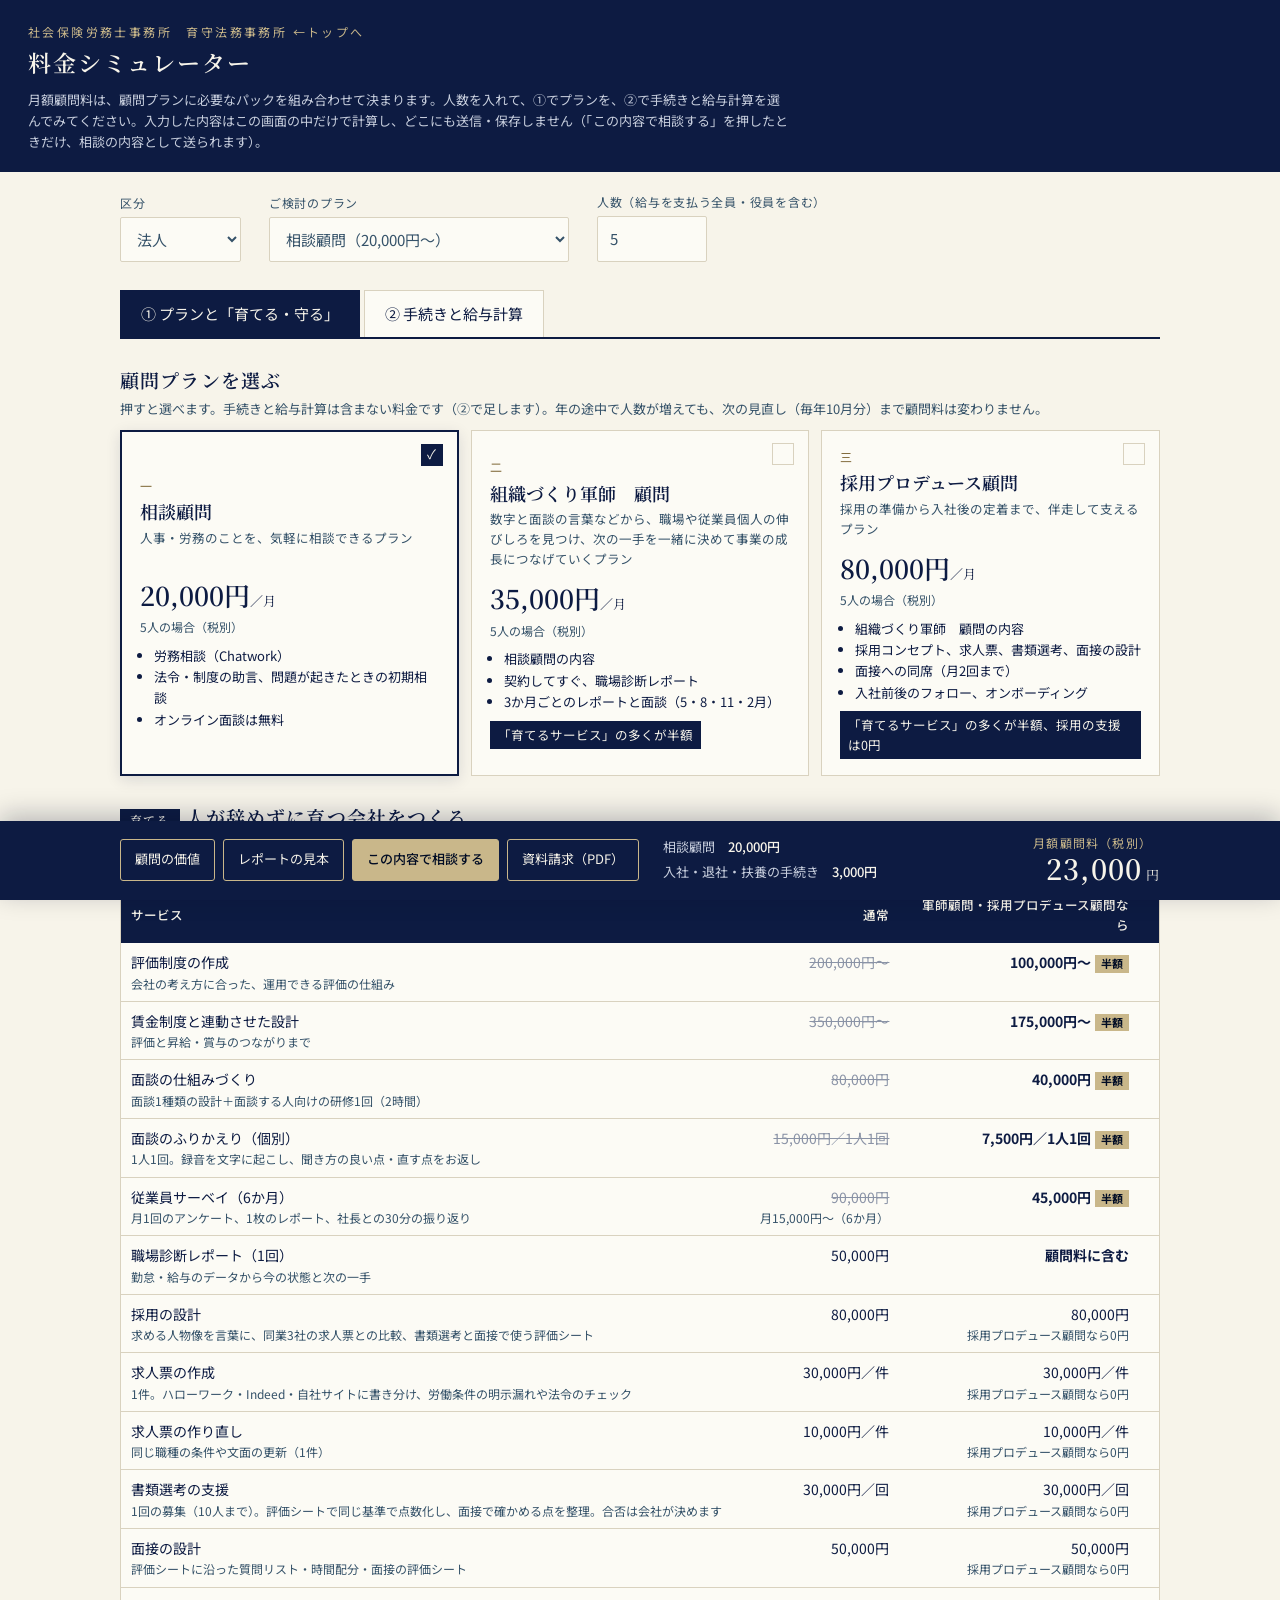
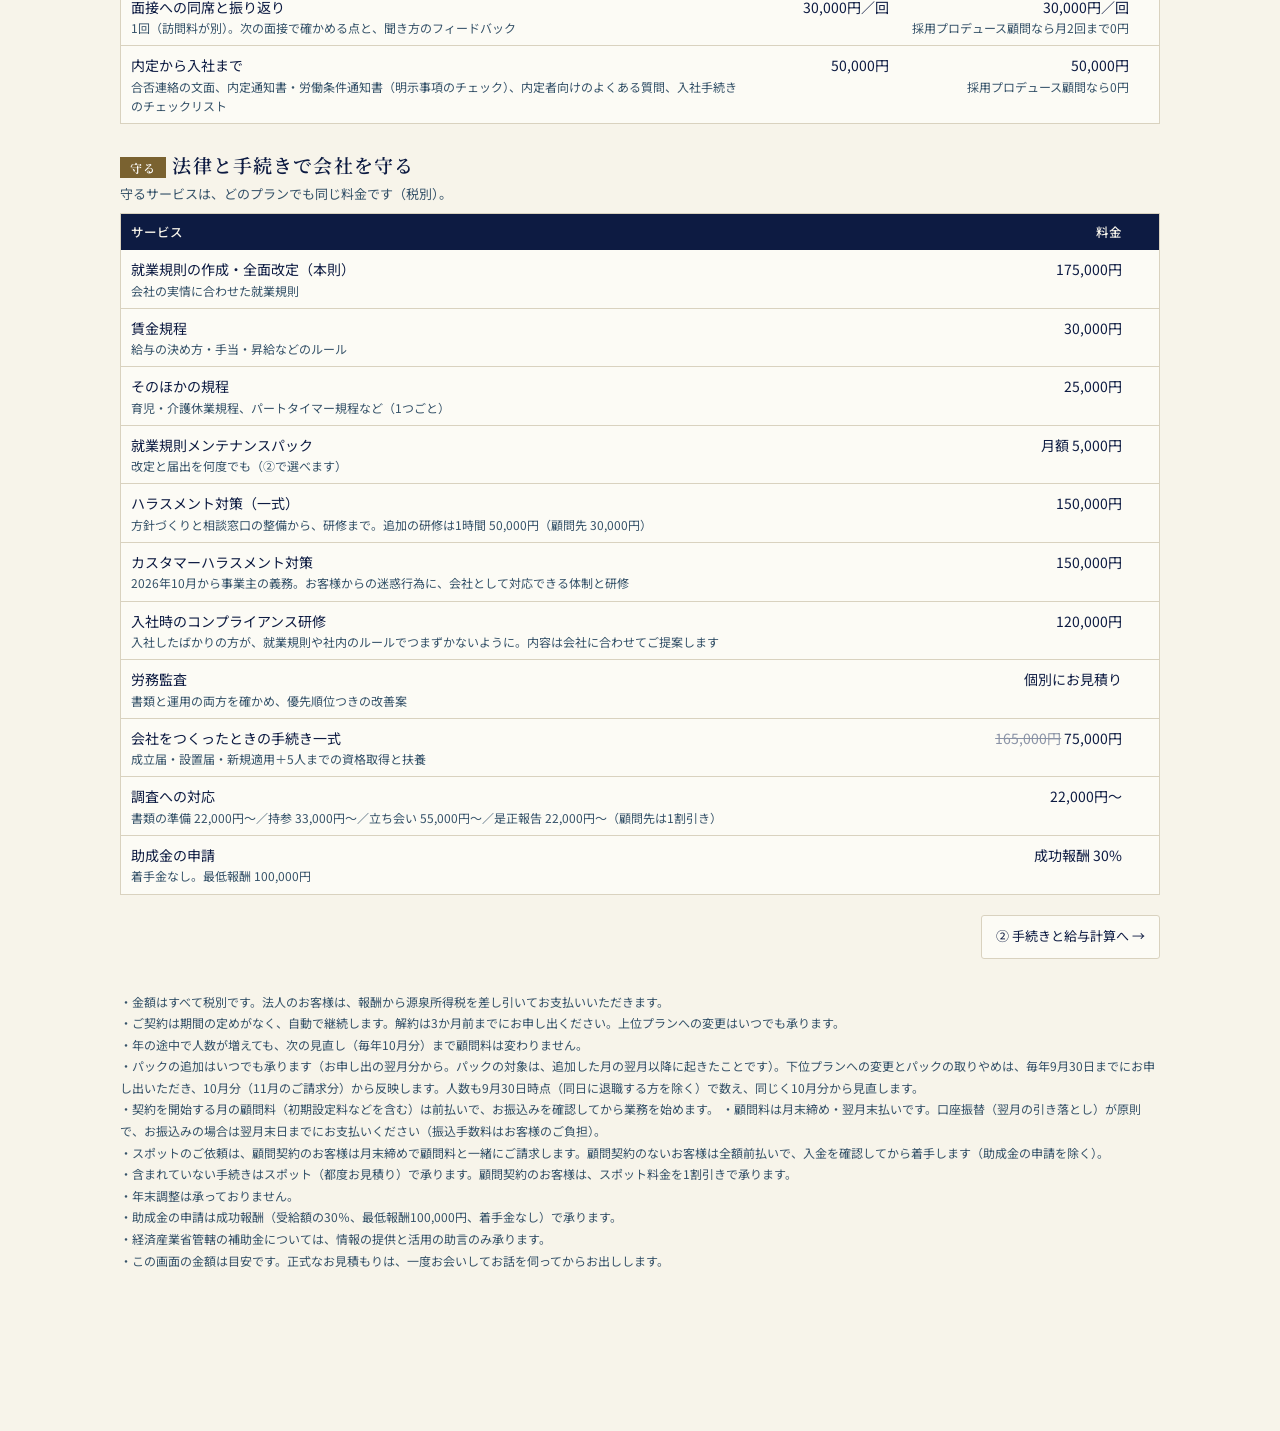
<file: simulator.html>
<!DOCTYPE html>
<html lang="ja">
<head>
<meta charset="utf-8">
<meta name="viewport" content="width=device-width, initial-scale=1">
<title>料金シミュレーター｜育守法務事務所</title>
<meta name="description" content="札幌の社会保険労務士事務所「育守法務事務所」の料金シミュレーター。顧問プラン、育てる・守るのサービス、手続きと給与計算の月額を、人数に合わせてその場で試算できます。">
<link rel="icon" type="image/png" href="img/favicon.png">
<link rel="preconnect" href="https://fonts.googleapis.com">
<link rel="preconnect" href="https://fonts.gstatic.com" crossorigin>
<link rel="stylesheet" href="https://fonts.googleapis.com/css2?family=Noto+Sans+JP:wght@400;500;700&family=Noto+Serif+JP:wght@400;600&display=swap">
<style>
:root{
  --kon:#0D1B42; --yoru:#010C24; --kinari:#F7F4EA; --kin:#C9B78A; --gold-ink:#7A6230;
  --muted:#355269; --line:#D9D2BF; --raised:#FCFBF5; --soft:#EFEADB; --warn:#9A3B2E;
}
*{box-sizing:border-box}
html,body{margin:0}
body{background:var(--kinari);color:var(--kon);font-family:'Noto Sans JP',sans-serif;font-size:15px;line-height:1.6;padding-bottom:150px}
.serif{font-family:'Noto Serif JP',serif}
button,input,select,textarea{font:inherit;color:inherit}
header.top{background:var(--kon);color:var(--kinari);padding:22px 28px 20px}
header.top .office{font-size:12px;letter-spacing:.2em;color:var(--kin)}
header.top h1{margin:4px 0 0;font-family:'Noto Serif JP',serif;font-weight:600;font-size:23px;letter-spacing:.08em}
header.top p{margin:8px 0 0;font-size:13px;color:#C7CEDD;max-width:760px}
.wrap{max-width:1080px;margin:0 auto;padding:0 20px}
.meta{display:flex;flex-wrap:wrap;gap:14px 28px;align-items:end;padding:20px 0 6px}
.meta label{display:flex;flex-direction:column;gap:4px;font-size:12px;color:var(--muted);letter-spacing:.06em}
.meta input,.meta select{border:1px solid var(--line);background:var(--raised);padding:10px 12px;min-height:44px;border-radius:2px;font-size:15px}
.meta input[type=number]{width:110px}
.meta .company{width:280px}
.legend{display:flex;flex-wrap:wrap;gap:6px 18px;font-size:12.5px;color:var(--muted);padding:10px 0 4px}
.legend b{color:var(--kon);font-weight:500}
nav.jump{display:flex;flex-wrap:wrap;gap:6px;padding:10px 0 4px}
nav.jump a{font-size:12.5px;text-decoration:none;color:var(--kon);border:1px solid var(--line);background:var(--raised);padding:6px 10px;border-radius:999px}
section.grp{margin-top:26px}
section.grp h2{display:flex;align-items:baseline;gap:12px;margin:0 0 6px;padding-bottom:8px;border-bottom:1px solid var(--kin);font-family:'Noto Serif JP',serif;font-weight:600;font-size:18px;letter-spacing:.06em}
section.grp h2 .num{font-size:13px;color:var(--gold-ink)}
section.grp h2 .lead{font-family:'Noto Sans JP',sans-serif;font-weight:400;font-size:12.5px;color:var(--muted);letter-spacing:0}
.row{display:grid;grid-template-columns:minmax(0,1fr) 174px 96px 250px;gap:10px 14px;align-items:center;padding:10px 0;border-bottom:1px solid var(--line)}
.row .name{font-size:14.5px}
.row .note{display:block;font-size:12px;color:var(--muted);margin-top:1px}
.seg{display:inline-flex;border:1px solid var(--line);border-radius:3px;overflow:hidden;background:var(--raised)}
.seg button{border:0;background:transparent;padding:0 12px;min-height:40px;min-width:52px;font-size:13px;cursor:pointer;border-left:1px solid var(--line);white-space:nowrap}
.seg button:first-child{border-left:0}
.seg button[aria-pressed=true]{background:var(--kon);color:var(--kinari)}
.seg.req button[aria-pressed=true][data-v=in]{background:var(--kon)}
.seg.req button[aria-pressed=true][data-v=sep]{background:var(--muted)}
.trouble{border:1px solid var(--line);background:var(--raised);border-radius:3px;min-height:40px;padding:0 12px;font-size:13px;cursor:pointer;white-space:nowrap}
.trouble[aria-pressed=true]{background:#F3E3C9;border-color:var(--gold-ink);color:#5A4520;font-weight:500}
.fixed{font-size:12.5px;color:var(--gold-ink);border:1px solid var(--kin);padding:9px 12px;border-radius:3px;white-space:nowrap;text-align:center}
.addon{display:block;font-size:11.5px;color:var(--gold-ink);text-align:right;margin-top:2px;white-space:nowrap}
.reqcell{display:flex;flex-direction:column;align-items:stretch}
.row.base{background:linear-gradient(90deg,rgba(201,183,138,.10),transparent)}
.colhead{display:grid;grid-template-columns:minmax(0,1fr) 174px 96px 250px;gap:14px;font-size:11.5px;color:var(--muted);letter-spacing:.08em;padding:4px 0}
.colhead span:nth-child(n+2){text-align:center}
.row .seg{display:flex;width:100%}
.row .seg button{flex:1;min-width:0;padding:0 6px}
.row .trouble{width:100%}

.bar{position:fixed;left:0;right:0;bottom:0;background:var(--kon);color:var(--kinari);box-shadow:0 -6px 24px rgba(1,12,36,.25);z-index:10}
.bar .in{max-width:1080px;margin:0 auto;padding:12px 20px 14px;display:grid;grid-template-columns:auto 1fr auto;gap:8px 24px;align-items:center}
.bar .calc{display:flex;flex-wrap:wrap;gap:4px 22px;font-size:13px;color:#C7CEDD}
.bar .calc b{color:var(--kinari);font-weight:500}
.bar .total{text-align:right}
.bar .total .lbl{font-size:12px;color:var(--kin);letter-spacing:.1em}
.bar .total .yen{font-family:'Noto Serif JP',serif;font-weight:600;font-size:28px;letter-spacing:.04em;line-height:1.2}
.bar .total .yen small{font-size:13px;font-weight:400;margin-left:4px}
.bar .total .pending{font-size:11.5px;color:#F0D9A8}
.bar .btns{display:flex;gap:8px;flex-wrap:wrap}
.btn{border:1px solid var(--kin);background:transparent;color:var(--kinari);min-height:42px;padding:0 14px;border-radius:3px;cursor:pointer;font-size:13px}
.btn.solid{background:var(--kin);color:var(--yoru);font-weight:500}
.btn.light{border-color:var(--line);color:var(--kon);background:var(--raised)}
.delta{display:inline-block;margin-left:8px;font-size:13px;color:#F0D9A8;opacity:0;transition:opacity .3s}
.delta.show{opacity:1}

.modal{position:fixed;inset:0;background:rgba(1,12,36,.55);display:none;align-items:flex-start;justify-content:center;z-index:20;overflow:auto;padding:30px 14px}
.modal.open{display:flex}
.sheet{background:var(--kinari);max-width:860px;width:100%;border-top:4px solid var(--kon);padding:24px 26px 26px;box-shadow:0 10px 40px rgba(0,0,0,.3)}
.sheet h3{margin:0 0 4px;font-family:'Noto Serif JP',serif;font-weight:600;font-size:19px;letter-spacing:.06em}
.sheet .sub{font-size:12.5px;color:var(--muted);margin:0 0 14px}
.sheet h4{margin:18px 0 6px;font-family:'Noto Serif JP',serif;font-weight:600;font-size:15px;border-bottom:1px solid var(--line);padding-bottom:4px}
.sheet ul{margin:0;padding-left:1.2em;font-size:14px}
.sheet .tot{display:flex;justify-content:space-between;align-items:baseline;background:var(--kon);color:var(--kinari);padding:12px 16px;margin-top:16px}
.sheet .tot .yen{font-family:'Noto Serif JP',serif;font-size:24px;font-weight:600}
.sheet .actions{display:flex;gap:8px;justify-content:flex-end;margin-top:18px;flex-wrap:wrap}
.sheet .hint{font-size:12px;color:var(--muted)}
.ptable{width:100%;border-collapse:collapse;font-size:13.5px}
.ptable td,.ptable th{border-bottom:1px solid var(--line);padding:6px 4px;text-align:left;vertical-align:middle}
.ptable th{font-weight:500;font-size:12px;color:var(--muted)}
.ptable input[type=number]{width:110px;border:1px solid var(--line);background:var(--raised);padding:6px 8px;min-height:36px}
.ptable .g{background:var(--soft);font-family:'Noto Serif JP',serif;font-weight:600}
.planedit{display:grid;grid-template-columns:repeat(3,1fr);gap:10px}
.planedit div{border:1px solid var(--line);background:var(--raised);padding:10px}
.planedit label{display:flex;justify-content:space-between;gap:8px;font-size:12.5px;margin-top:6px;align-items:center}
.planedit input{width:100px;border:1px solid var(--line);padding:5px 7px;min-height:34px}
textarea.io{width:100%;min-height:90px;border:1px solid var(--line);background:var(--raised);padding:8px;font-size:12px;font-family:monospace}
.toast{position:fixed;left:50%;top:18px;transform:translateX(-50%);background:var(--kon);color:var(--kinari);padding:10px 18px;font-size:13px;border-radius:3px;opacity:0;transition:opacity .25s;z-index:40;pointer-events:none}
.toast.show{opacity:1}
.gear{position:fixed;right:14px;top:14px;width:40px;height:40px;border-radius:50%;border:1px solid rgba(201,183,138,.6);background:transparent;color:var(--kin);cursor:pointer;font-size:18px;z-index:11}
footer.note{font-size:12px;color:var(--muted);padding:26px 0 10px;line-height:1.8}


.qform{display:grid;grid-template-columns:repeat(4,1fr);gap:10px;margin:8px 0}
.qform label,.qmemo{display:flex;flex-direction:column;gap:3px;font-size:12px;color:var(--muted)}
.qform input,.qmemo textarea,.qx input,.qx select{border:1px solid var(--line);background:var(--raised);padding:7px 9px;min-height:38px;font-size:14px;color:var(--kon)}
.qform .ck{flex-direction:row;align-items:center;grid-column:1/-1;gap:8px;color:var(--kon);font-size:13px}
.qform .ck input{min-height:0;width:20px;height:20px}
.qdoc tr.disc td{color:#9B2C2C}
.qextra{display:flex;flex-direction:column;gap:6px;margin:8px 0;font-size:13px}
.qx{display:grid;grid-template-columns:1fr 130px 80px auto;gap:6px}
.qprev{margin-top:12px;background:#E9E5D8;padding:0;overflow:hidden;border:1px solid var(--line)}
.qscale{transform-origin:0 0;width:794px}
@media (max-width:700px){.qform{grid-template-columns:1fr 1fr}.qx{grid-template-columns:1fr 1fr}}
.pcols{display:grid;grid-template-columns:1fr 1fr;gap:14px;margin:8px 0 6px;align-items:start}.pcol{display:flex;flex-direction:column;gap:10px}.pch{margin:0;font-family:'Noto Serif JP',serif;font-weight:600;font-size:14px;color:var(--gold-ink);letter-spacing:.1em}
@media (max-width:700px){.pcols{grid-template-columns:1fr}}
.packs{display:grid;grid-template-columns:repeat(3,1fr);gap:12px;margin:8px 0 6px}
.pack{position:relative;text-align:left;border:1px solid var(--line);background:var(--raised);padding:14px 16px 14px;border-radius:3px;cursor:pointer;display:flex;flex-direction:column;gap:3px;min-height:150px}
.pack .ck{position:absolute;right:12px;top:12px;width:24px;height:24px;border:1px solid var(--line);border-radius:50%;display:flex;align-items:center;justify-content:center;font-size:13px;background:#fff}
.pack .pn{font-weight:600;font-size:16px;letter-spacing:.04em;padding-right:28px}
.pack .pf{font-size:12px;color:var(--gold-ink)}
.pack .pd{font-size:12.5px;color:var(--muted);line-height:1.6}
.pack .pp{margin-top:auto;padding-top:6px;font-family:'Noto Serif JP',serif;font-weight:600;font-size:16px}
.pack .pnote.sc{color:#7A6230;font-weight:600}
.pnote{font-size:11.5px;color:var(--muted)}
.pack.on{border-color:var(--kon);background:var(--kon);color:var(--kinari)}
.pack.on .pd,.pack.on .pnote{color:#C7CEDD}
.pack.on .pf{color:var(--kin)}
.pack.on .ck{background:var(--kin);border-color:var(--kin);color:var(--yoru)}
.tabs{display:flex;gap:0;margin:22px 0 6px;border-bottom:2px solid var(--kon)}
.tabs button{font:inherit;font-size:15px;padding:11px 20px;border:1px solid var(--line);border-bottom:none;background:var(--raised);color:var(--kon);cursor:pointer;margin-right:4px}
.tabs button.on{background:var(--kon);color:var(--kinari);border-color:var(--kon)}
.pcards{display:grid;grid-template-columns:repeat(3,1fr);gap:12px;margin:10px 0 6px}
.pcard{text-align:left;font:inherit;color:inherit;background:var(--raised);border:1px solid var(--line);padding:16px 18px;cursor:pointer;position:relative}
.pcard.on{border:2px solid var(--kon);box-shadow:0 4px 14px rgba(13,27,66,.12)}
.pcard .ck{position:absolute;top:12px;right:14px;width:22px;height:22px;border:1px solid var(--line);display:flex;align-items:center;justify-content:center;font-size:13px}
.pcard.on .ck{background:var(--kon);color:var(--kinari);border-color:var(--kon)}
.pcard .no{font-size:12px;color:var(--gold-ink)}.pcard .nm{font-family:'Noto Serif JP',serif;font-weight:600;font-size:18px;margin:2px 0}
.pcard .tg{font-size:12.5px;color:var(--muted);min-height:38px}
.pcard .pr{font-family:'Noto Serif JP',serif;font-weight:600;font-size:26px;margin:8px 0 2px}.pcard .pr small{font-size:13px;font-weight:400}
.pcard ul{margin:8px 0 0;padding-left:1.1em;font-size:13px;line-height:1.65}
.pcard .perk{margin-top:8px;font-size:12.5px;background:var(--kon);color:var(--kinari);padding:4px 8px;display:inline-block}
.svc{width:100%;border-collapse:collapse;font-size:14px;background:var(--raised);border:1px solid var(--line);margin-top:8px}
.svc th{background:var(--kon);color:var(--kinari);font-weight:500;font-size:12.5px;text-align:left;padding:8px 10px}
.svc td{padding:8px 10px;border-bottom:1px solid var(--line);vertical-align:top}
.svc td.r{text-align:right;white-space:nowrap}
.svc td small{color:var(--muted);display:block;font-size:12px}
.svc s{color:#8A93A6}.svc .hl{font-weight:700;color:var(--kon)}.svc .off{display:inline-block;font-size:11px;background:var(--kin);color:var(--yoru);padding:0 6px;margin-left:4px;font-weight:700}
.pill{display:inline-block;font-size:12px;padding:1px 10px;margin-right:6px;letter-spacing:.1em}.pill.s{background:var(--kon);color:var(--kinari)}.pill.m{background:var(--gold-ink);color:#fff}
.qadd{font:inherit;font-size:12px;border:1px solid var(--kon);background:#fff;color:var(--kon);padding:3px 8px;cursor:pointer;white-space:nowrap}.qadd:hover{background:var(--kon);color:var(--kinari)}
@media(max-width:700px){
.svc,.svc tbody,.svc tr,.svc td{display:block;width:100%}
.svc tr:first-child{display:none}
.svc tr{border-bottom:1px solid var(--line);padding:12px 14px}
.svc td{border:none!important;padding:2px 0!important;text-align:left!important;white-space:normal!important}
.svc td:first-child{font-weight:600;font-size:15px;margin-bottom:4px}.svc td:first-child small{font-weight:400;margin-top:2px}
.svc.sv td:nth-child(2)::before{content:'通常　';color:var(--muted);font-size:12px;font-weight:400}
.svc.sv td:nth-child(3)::before{content:'軍師顧問・採用プロデュース顧問なら　';color:var(--muted);font-size:12px;font-weight:400}
.svc.mv td:nth-child(2)::before{content:'料金　';color:var(--muted);font-size:12px;font-weight:400}
.svc td.r small{display:inline;margin-left:6px}
}
.tonext{margin:20px 0 6px;text-align:right}
@media(max-width:760px){.pcards{grid-template-columns:1fr}.tabs button{font-size:13px;padding:9px 10px}.svc{font-size:12.5px}}
h2.sec{margin:26px 0 4px;font-family:'Noto Serif JP',serif;font-weight:600;font-size:19px;letter-spacing:.06em}
p.secl{margin:0 0 8px;font-size:13px;color:var(--muted)}
.tag{display:inline-block;font-size:12px;padding:7px 10px;border-radius:3px;border:1px solid var(--line);background:var(--raised);white-space:nowrap}
.tag.in{background:var(--kon);color:var(--kinari);border-color:var(--kon)}
.tag.pk{border-color:var(--kin);color:var(--gold-ink)}
.tag.spot{color:var(--muted)}
.tag small{font-size:11.5px;color:var(--muted);display:inline-block;margin-top:2px}
.tag small.inv{color:#C7CEDD}
.spotsw{display:flex;gap:12px;align-items:center;flex-wrap:wrap;margin:6px 0 2px}
.spotsw .btn{min-height:40px}
#spotBtn[aria-pressed=true]{background:var(--kon);color:var(--kinari);border-color:var(--kon)}
.tag{white-space:normal;text-align:left;line-height:1.5}
.kind{text-align:right}
.row.cov{background:linear-gradient(90deg,rgba(13,27,66,.05),transparent)}
@media (max-width:860px){.packs{grid-template-columns:1fr 1fr}.kind{grid-column:1/-1;text-align:left}}
@media (max-width:520px){.packs{grid-template-columns:1fr}}

@media (max-width:860px){
  .row{grid-template-columns:1fr 1fr;}
  .row .name{grid-column:1/-1}
  .row .reqcell{grid-column:1/-1;align-items:stretch}
  .row .reqcell .seg{display:flex}
  .row .reqcell .seg button{flex:1}
  .fixed{min-width:0}
  .colhead{display:none}
  .bar .in{grid-template-columns:1fr auto}
  .bar .calc{grid-column:1/-1;order:3}
  .bar .total .yen{font-size:23px}
}

.val .big{display:grid;grid-template-columns:1fr 1fr;gap:12px;margin:14px 0}
.val .box{padding:16px 18px;border:1px solid var(--line);background:#fff}
.val .box.k{background:var(--kon);color:var(--kinari);border-color:var(--kon)}
.val .box .l{font-size:12.5px;opacity:.85}
.val .box .v{font-family:'Noto Serif JP',serif;font-weight:600;font-size:26px;margin-top:4px}
.val .box .s{font-size:12.5px;margin-top:4px;opacity:.85}
.val details{margin-top:18px;border-top:1px solid var(--line);padding-top:10px}
.val summary{cursor:pointer;font-size:14.5px;color:var(--kon);font-weight:600;padding:6px 0}
.val .mode{display:flex;gap:0;margin:4px 0 14px;border:1px solid var(--kon);width:max-content;max-width:100%}
.val .mode button{font:inherit;font-size:14px;padding:8px 16px;border:none;background:#fff;color:var(--kon);cursor:pointer}
.val .mode button.on{background:var(--kon);color:var(--kinari)}
.val .mq{display:flex;gap:8px;align-items:center;margin:4px 0}
.val .risk{border:2px solid #9B2C2C;background:#fff;padding:14px 18px;margin:12px 0 6px}
.val .risk .sl{font-size:13px;color:#9B2C2C;font-weight:700}
.val .risk .sv{font-family:'Noto Serif JP',serif;font-weight:600;font-size:24px;color:#9B2C2C;margin:2px 0}
.val .risk .ss{font-size:13.5px}
.val .risk .sn{font-size:11.5px;color:#6b6b6b;margin-top:6px}
.val .save{border:2px solid var(--kin);background:#fff;padding:14px 18px;margin:10px 0 6px}
.val .save .sl{font-size:13px}
.val .save .sv{font-family:'Noto Serif JP',serif;font-weight:600;font-size:26px;color:var(--kon);margin:2px 0}
.val .save .ss{font-size:13.5px}
.val .save .sn{font-size:11.5px;color:#6b6b6b;margin-top:6px}
.val .resh{font-size:20px;border-top:2px solid var(--kin);padding-top:14px;margin-top:22px}
.val .hrc{background:#fff;border:1px solid var(--line);padding:10px 14px;margin:8px 0;font-size:13.5px;line-height:1.9}
.val .hri{margin-top:4px}
.val .hrc input{min-height:28px;margin:0 3px}
.val .hv{font-family:'Noto Serif JP',serif;font-size:17px;color:var(--kon)}
.val table{width:100%;border-collapse:collapse;font-size:13.5px}
.val th,.val td{padding:6px 8px;border-bottom:1px solid var(--line);text-align:left;vertical-align:top}
.val td.r{text-align:right;white-space:nowrap;font-variant-numeric:tabular-nums}
.val input[type=text]{width:72px;min-height:34px;text-align:right}
.val #vWage{width:84px}
.val .stp{display:inline-flex;align-items:center;gap:4px}
.val .sb{width:34px;height:34px;border:1px solid var(--line,#ccc);background:#fff;border-radius:6px;font-size:16px;cursor:pointer}
.val .ins{display:flex;flex-wrap:wrap;gap:10px 18px;font-size:13.5px;align-items:center}
.val .ins label{display:flex;align-items:center;gap:6px}
.val .msg{font-family:'Noto Serif JP',serif;font-weight:600;font-size:17px;margin:6px 0 2px;line-height:1.7}
@media (max-width:640px){.val .big{grid-template-columns:1fr}}
</style>
<style id="qcss">
.qdoc{width:794px;min-height:1123px;box-sizing:border-box;background:#fff;color:#0D1B42;font-family:'Noto Sans JP',sans-serif;padding:56px 60px 48px;font-size:12.5px;line-height:1.7}
.qdoc .qtop{display:flex;justify-content:space-between;align-items:flex-end;border-bottom:2px solid #0D1B42;padding-bottom:10px}
.qdoc h1{margin:0;font-family:'Noto Serif JP',serif;font-weight:600;font-size:28px;letter-spacing:.4em}
.qdoc .qmeta{text-align:right;font-size:12px;color:#355269}
.qdoc .qhead{display:grid;grid-template-columns:1fr 230px;gap:28px;margin-top:22px}
.qdoc .corp{font-family:'Noto Serif JP',serif;font-weight:600;font-size:19px;border-bottom:1px solid #0D1B42;padding-bottom:4px;display:inline-block;min-width:300px}
.qdoc .qto p{margin:10px 0 0}
.qdoc .sum{display:flex;justify-content:space-between;align-items:baseline;background:#0D1B42;color:#F7F4EA;padding:10px 16px;margin-top:12px;max-width:380px}
.qdoc .sum b{font-family:'Noto Serif JP',serif;font-size:22px;font-weight:600}
.qdoc .sum.s2{background:#355269;margin-top:6px}.qdoc .sum.s2 b{font-size:17px}
.qdoc .cond{font-size:12px;color:#355269}
.qdoc .qfrom{font-size:11.5px;line-height:1.75;border-left:2px solid #C9B78A;padding-left:14px}
.qdoc .qfrom .on{font-size:10.5px;letter-spacing:.15em;color:#7A6230}
.qdoc .qfrom .onm{font-family:'Noto Serif JP',serif;font-weight:600;font-size:16px;letter-spacing:.12em}
.qdoc h2{font-family:'Noto Serif JP',serif;font-weight:600;font-size:14px;margin:24px 0 6px;letter-spacing:.06em}
.qdoc .qt{width:100%;border-collapse:collapse}
.qdoc .qt th{background:#F7F4EA;font-weight:500;font-size:11.5px;text-align:left;padding:6px 10px;border-top:1px solid #0D1B42;border-bottom:1px solid #0D1B42}
.qdoc .qt td{padding:7px 10px;border-bottom:1px solid #D9D2BF}
.qdoc .qt .a{text-align:right;white-space:nowrap;font-variant-numeric:tabular-nums}
.qdoc .qt .k{text-align:center;width:60px;white-space:nowrap}
.qdoc .qt tfoot td{border-bottom:1px solid #D9D2BF}
.qdoc .qt tr.qtot td{font-weight:700;border-top:1px solid #0D1B42;border-bottom:2px solid #0D1B42;font-size:13.5px}
.qdoc .qt tr.gs td{color:#355269;font-size:12px}
.qdoc .qn{margin:0;padding-left:1.2em;font-size:11.5px;color:#355269}
.qdoc .memo{margin:0;font-size:12px}

body.pub .gear,body.pub #quoteBtn,body.pub #resetBtn,body.pub #sumBtn,body.pub .legend,body.pub .seg,body.pub .trouble,body.pub .qadd,body.pub .meta label:has(#company),body.pub .meta label:has(#mdate){display:none!important}
body.pub .row{grid-template-columns:minmax(0,1fr) 260px}
body.pub .colhead{grid-template-columns:minmax(0,1fr) 260px}
body.pub .colhead span:nth-child(2),body.pub .colhead span:nth-child(3){display:none}
@media(max-width:700px){body.pub .row,body.pub .colhead{grid-template-columns:1fr}body.pub .bar .btns{display:flex;flex-wrap:wrap;gap:6px;flex-direction:row}body.pub .bar .btn{min-height:34px!important;font-size:12px;padding:0 10px;width:auto}body.pub #calc{display:none}}
</style>
</head>
<body class="pub">

<header class="top">
  <div class="office"><a href="index.html" style="color:inherit;text-decoration:none">社会保険労務士事務所　育守法務事務所 ←トップへ</a></div>
  <h1>料金シミュレーター</h1>
  <p>月額顧問料は、顧問プランに必要なパックを組み合わせて決まります。人数を入れて、①でプランを、②で手続きと給与計算を選んでみてください。入力した内容はこの画面の中だけで計算し、どこにも送信・保存しません（「この内容で相談する」を押したときだけ、相談の内容として送られます）。</p>
</header>
<button class="gear" id="gearBtn" title="料金の設定（事務所用）" aria-label="料金の設定">⚙</button>

<div class="wrap">
  <div class="meta">
    <label>区分<select id="entity"><option value="corp">法人</option><option value="sole">個人事業主</option></select></label>
    <label>会社名・屋号<input class="company" id="company" placeholder="例：株式会社〇〇"></label>
    <label>打ち合わせ日<input type="date" id="mdate"></label>
    <label>ご検討のプラン<select id="plan"></select></label>
    <label>人数（給与を支払う全員・役員を含む）<input type="number" id="people" min="1" max="999" value="5" inputmode="numeric"></label>
  </div>
  <nav class="tabs" id="tabs"><button data-tab="plan" class="on">① プランと「育てる・守る」</button><button data-tab="proc">② 手続きと給与計算</button></nav>
<section id="tabPlan"><div id="planArea"></div></section>
<section id="tabProc" hidden>
  <h2 class="sec">顧問料の組み立て</h2>
  <p class="secl" style="font-size:15px;color:var(--kon);font-weight:500">パックは、いつ起きても月額のまま。産休や労災が急に起きても、追加の費用を心配しなくて大丈夫です。</p>
  <p class="secl">押すと選択・解除できます。金額は人数に合わせて自動で変わります（税別）。人数は毎年9月30日時点（同日に退職する方を除く）で数え、10月分（11月のご請求分）から見直します。</p>
  <div id="packArea"></div>
  <h2 class="sec">発生する手続きの一覧</h2>
  <p class="secl">選んだプランとパックに含まれる手続きには「✓」が付きます。含まれていない手続きは、スポット（都度お見積り）で承ります。</p>
  <div class="spotsw"><button class="btn light" id="spotBtn" aria-pressed="false">スポット料金を表示する</button><span class="hint">押すと、各手続きをスポットで頼んだ場合の料金（税別）が出ます。</span></div>
  <div class="legend">
    <span><b>現在の対応</b>：社内（自社で対応）／他社（他の事務所などに依頼）／未対応</span>
    <span><b>困っている</b>：手間がかかる・よくわからない・不安がある手続き</span>
  </div>
  <nav class="jump" id="jump"></nav>
  <div id="list"></div>
</section>

  <footer class="note">
    ・金額はすべて税別です。法人のお客様は、報酬から源泉所得税を差し引いてお支払いいただきます。<br>
    ・ご契約は期間の定めがなく、自動で継続します。解約は3か月前までにお申し出ください。上位プランへの変更はいつでも承ります。<br>
    ・年の途中で人数が増えても、次の見直し（毎年10月分）まで顧問料は変わりません。<br>
    ・パックの追加はいつでも承ります（お申し出の翌月分から。パックの対象は、追加した月の翌月以降に起きたことです）。下位プランへの変更とパックの取りやめは、毎年9月30日までにお申し出いただき、10月分（11月のご請求分）から反映します。人数も9月30日時点（同日に退職する方を除く）で数え、同じく10月分から見直します。<br>
    ・契約を開始する月の顧問料（初期設定料などを含む）は前払いで、お振込みを確認してから業務を始めます。
    ・顧問料は月末締め・翌月末払いです。口座振替（翌月の引き落とし）が原則で、お振込みの場合は翌月末日までにお支払いください（振込手数料はお客様のご負担）。<br>
    ・スポットのご依頼は、顧問契約のお客様は月末締めで顧問料と一緒にご請求します。顧問契約のないお客様は全額前払いで、入金を確認してから着手します（助成金の申請を除く）。<br>
    ・含まれていない手続きはスポット（都度お見積り）で承ります。顧問契約のお客様は、スポット料金を1割引きで承ります。<br>
    ・年末調整は承っておりません。<br>
    ・助成金の申請は成功報酬（受給額の30％、最低報酬100,000円、着手金なし）で承ります。<br>
    ・経済産業省管轄の補助金については、情報の提供と活用の助言のみ承ります。<br>
    ・この画面の金額は目安です。正式なお見積もりは、一度お会いしてお話を伺ってからお出しします。
  </footer>
</div>

<div class="bar">
  <div class="in">
    <div class="btns">
      <button class="btn solid" id="sumBtn">まとめを見る</button>
      <button class="btn" id="valBtn">顧問の価値</button>
      <a class="btn" href="https://exhoumu.github.io/sample-report.html" target="_blank" rel="noopener" style="text-decoration:none;display:inline-flex;align-items:center">レポートの見本</a>
      <button class="btn" id="quoteBtn">見積書を作る</button>
      <button class="btn" id="resetBtn">新しい打ち合わせ</button>
      <a class="btn solid" id="askBtn" href="#" target="_blank" rel="noopener" style="text-decoration:none;display:inline-flex;align-items:center;color:var(--yoru)">この内容で相談する</a>
      <a class="btn" href="https://docs.google.com/forms/d/e/1FAIpQLSfvN-a86iv_raDTc4XyR5IH_K8_LavKqXG-lcxIQ2-PPBE6tA/viewform" target="_blank" rel="noopener" style="text-decoration:none;display:inline-flex;align-items:center">資料請求（PDF）</a>
    </div>
    <div class="calc" id="calc"></div>
    <div class="total">
      <div class="lbl">月額顧問料（税別）<span class="delta" id="delta"></span></div>
      <div class="yen" id="totalYen">—</div>
      <div class="pending" id="pending"></div>
    </div>
  </div>
</div>

<div class="modal" id="sumModal" role="dialog" aria-modal="true"><div class="sheet" id="sumSheet"></div></div>
<div class="modal" id="quoteModal" role="dialog" aria-modal="true"><div class="sheet" id="quoteSheet" style="max-width:900px"></div></div>
<div class="modal" id="valModal" role="dialog" aria-modal="true"><div class="sheet" id="valSheet" style="max-width:900px"></div></div>
<div class="modal" id="setModal" role="dialog" aria-modal="true"><div class="sheet" id="setSheet"></div></div>
<div class="modal" id="confirmModal" role="dialog" aria-modal="true"><div class="sheet" style="max-width:440px">
  <h3>新しい打ち合わせを始めますか？</h3>
  <p class="sub">会社名とチェックした内容を消して、最初の状態に戻します。料金の設定は消えません。</p>
  <div class="actions"><button class="btn light" data-close>やめる</button><button class="btn solid" id="doReset" style="color:var(--yoru)">消して始める</button></div>
</div></div>
<div class="toast" id="toast"></div>

<script>
const GROUPS = [
 {id:'g-hire', t:'入社', lead:'従業員を雇ったとき', items:[
  {id:'h1', n:'健康保険・厚生年金保険の資格取得届', base:true},
  {id:'h2', n:'雇用保険の資格取得届', base:true},
  {id:'h3', n:'入社時の被扶養者（異動）届・国民年金第3号被保険者関係届', base:true},
  {id:'h4', n:'外国人雇用状況の届出', note:'雇用保険に加入しない外国人を雇ったとき'},
  {id:'h5', n:'70歳以上被用者の該当届', note:'70歳以上の方を雇ったとき'},
  {id:'h6', n:'二以上事業所勤務届', note:'複数の会社で社会保険に加入する方'},
  {id:'h7', n:'雇用契約書・労働条件通知書の作成'},
 ]},
 {id:'g-leave', t:'退社', lead:'従業員が辞めたとき',items:[
  {id:'l1', n:'健康保険・厚生年金保険の資格喪失届', base:true},
  {id:'l2', n:'雇用保険の資格喪失届', base:true},
  {id:'l3', n:'雇用保険の離職証明書（離職票の発行）', base:true},
  {id:'l4', n:'外国人雇用状況の届出（離職時）', note:'雇用保険に加入しない外国人が辞めたとき'},
  {id:'l5', n:'70歳以上被用者の不該当届'},
  {id:'l6', n:'退職証明書・解雇理由証明書の作成'},
  {id:'l7', n:'退職後の健康保険・年金の切り替えのご案内', note:'任意継続・国民健康保険など'},
 ]},
 {id:'g-family', t:'家族・個人情報の変更', lead:'結婚・出産・引っ越しなど',items:[
  {id:'f1', n:'被扶養者（異動）届', note:'結婚・出産・就職などによる扶養の追加・削除', base:true},
  {id:'f2', n:'国民年金第3号被保険者関係届', note:'配偶者の扶養の追加・削除', base:true},
  {id:'f3', n:'氏名・住所の変更届（健康保険・厚生年金保険）'},
  {id:'f4', n:'雇用保険の氏名変更'},
  {id:'f5', n:'氏名・生年月日などの訂正届'},
  {id:'f6', n:'資格確認書・各種通知書の再交付申請'},
  {id:'f7', n:'雇用保険被保険者証の再交付'},
  {id:'f8', n:'介護保険適用除外等の該当・非該当届', note:'海外に住む場合など'},
 ]},
 {id:'g-pay', t:'給与・賞与と毎年の手続き', lead:'社会保険料・労働保険料に関わるもの',items:[
  {id:'p1', n:'算定基礎届', note:'毎年7月'},
  {id:'p2', n:'労働保険の年度更新', note:'毎年6月〜7月'},
  {id:'p3', n:'月額変更届', note:'昇給・降給などで固定的な賃金が変わったとき'},
  {id:'p4', n:'賞与支払届', note:'賞与を支払ったとき'},
  {id:'p5', n:'高年齢者雇用状況等報告', note:'毎年6月／常時雇用する労働者21人以上'},
  {id:'p6', n:'障害者雇用状況報告', note:'毎年6月／常時雇用する労働者40人以上'},
 ]},
 {id:'g-birth', t:'出産・育児', lead:'産休・育休をとるとき',items:[
  {id:'b1', n:'産前産後休業取得者申出書・変更（終了）届'},
  {id:'b2', n:'出産手当金の申請'},
  {id:'b3', n:'出産育児一時金の申請', note:'差額の申請など'},
  {id:'b4', n:'育児休業等取得者申出書・終了届'},
  {id:'b5', n:'育児休業給付金の申請', note:'出生時育児休業給付金（産後パパ育休）・延長を含む'},
  {id:'b6', n:'出生後休業支援給付金の申請'},
  {id:'b7', n:'育児時短就業給付金の申請'},
  {id:'b8', n:'産前産後休業・育児休業終了時の報酬月額変更届'},
  {id:'b9', n:'養育期間標準報酬月額特例申出書'},
 ]},
 {id:'g-care', t:'介護', lead:'家族の介護で休むとき',items:[
  {id:'c1', n:'介護休業給付金の申請'},
 ]},
 {id:'g-sick', t:'病気・ケガ（仕事以外）', lead:'健康保険の給付',items:[
  {id:'s1', n:'傷病手当金の申請'},
  {id:'s2', n:'限度額適用認定・高額療養費の申請'},
  {id:'s3', n:'療養費の申請', note:'治療費を立て替えたときなど'},
 ]},
 {id:'g-rosai', t:'労働災害', lead:'仕事中・通勤中のケガや病気',items:[
  {id:'r1', n:'療養（補償）給付の請求'},
  {id:'r2', n:'休業（補償）給付の請求'},
  {id:'r3', n:'障害（補償）給付・傷病（補償）年金の請求'},
  {id:'r4', n:'遺族（補償）給付・葬祭料の請求'},
  {id:'r5', n:'労働者死傷病報告'},
  {id:'r6', n:'第三者行為災害届', note:'交通事故など、相手がいる災害'},
  {id:'r7', n:'転院の届出（指定病院等変更届）'},
  {id:'r8', n:'二次健康診断等給付の請求'},
 ]},
 {id:'g-senior', t:'60歳以上・定年後の再雇用', lead:'',items:[
  {id:'o1', n:'同日得喪の手続き', note:'定年後に再雇用し、給与が下がったとき'},
  {id:'o2', n:'高年齢雇用継続給付の申請', note:'60歳到達時等賃金証明書を含む'},
  {id:'o3', n:'70歳到達時の届出'},
 ]},
 {id:'g-death', t:'従業員が亡くなったとき', lead:'',items:[
  {id:'d1', n:'資格喪失の手続き・埋葬料の申請'},
 ]},
 {id:'g-labor', t:'労働時間・就業規則の届出', lead:'労働基準監督署への届出・労使協定',items:[
  {id:'k1', n:'36協定届', note:'時間外・休日労働に関する協定。会社で作成・届出し、控えを当事務所へ。起算日は4月1日にそろえるのがおすすめ（毎年2月にお知らせ）'},
  {id:'k2', n:'就業規則の届出', note:'就業規則の作成・改定そのものは別メニュー'},
  {id:'k3', n:'1年単位の変形労働時間制の協定届'},
  {id:'k4', n:'1か月単位の変形労働時間制の協定届'},
  {id:'k5', n:'事業場外みなし労働時間制の協定届'},
  {id:'k6', n:'裁量労働制（専門業務型・企画業務型）の届出'},
  {id:'k7', n:'届出が不要な労使協定の作成', note:'賃金控除、年次有給休暇の計画的付与など'},
  {id:'k8', n:'監視・断続的労働の適用除外許可申請'},
  {id:'k9', n:'解雇予告除外認定申請'},
  {id:'k10', n:'寄宿舎規則の届出'},
 ]},
 {id:'g-safety', t:'安全衛生', lead:'主に労働者50人以上の事業場',items:[
  {id:'a1', n:'衛生管理者・産業医の選任報告'},
  {id:'a2', n:'定期健康診断結果報告'},
  {id:'a3', n:'ストレスチェックの実施報告'},
 ]},
 {id:'g-books', t:'帳簿の整備', lead:'',items:[
  {id:'m1', n:'法定四帳簿の整備', note:'労働者名簿・賃金台帳・出勤簿・年次有給休暇管理簿'},
 ]},
 {id:'g-office', t:'会社の設立・変更・廃止', lead:'事業所としての手続き',items:[
  {id:'e1', n:'労働保険の保険関係成立届・概算保険料申告'},
  {id:'e2', n:'雇用保険の適用事業所設置届'},
  {id:'e3', n:'健康保険・厚生年金保険の新規適用届'},
  {id:'e4', n:'適用事業報告', note:'労働基準監督署'},
  {id:'e5', n:'事業所の名称・所在地の変更届', note:'社会保険・労働保険・雇用保険'},
  {id:'e6', n:'事業主・代表者の変更届'},
  {id:'e7', n:'継続事業の一括認可申請', note:'支店・営業所がある場合'},
  {id:'e8', n:'雇用保険の事業所非該当承認申請', note:'小規模な支店・営業所など'},
  {id:'e9', n:'任意適用の申請', note:'個人事業所など'},
  {id:'e10', n:'特定適用事業所の届出', note:'パート・アルバイトの社会保険加入の拡大'},
  {id:'e11', n:'建設業の労働保険の手続き', note:'一括有期事業報告など'},
  {id:'e12', n:'保険料の口座振替の申出'},
  {id:'e13', n:'事業所を廃止するときの手続き', note:'全喪届・廃止届・確定保険料申告'},
 ]},
 {id:'g-audit', t:'調査への対応', lead:'',items:[
  {id:'v1', n:'労働基準監督署の調査（臨検）対応・是正報告'},
  {id:'v2', n:'年金事務所の調査対応'},
  {id:'v3', n:'労働保険料の算定基礎調査への対応'},
 ]},
 {id:'g-grant', t:'助成金', lead:'',items:[
  {id:'z1', n:'助成金の要件確認・計画届・支給申請', fixed:'成功報酬（受給額の30％）'},
 ]},
];

const PROPOSAL = {
 h1:{m:'base',s:'5,500円'}, h2:{m:'base',s:'5,500円'}, h3:{m:'base',s:'5,500円'},
 h4:{m:0,s:'5,500円'}, h5:{m:0,s:'5,500円'}, h6:{m:500,s:'16,500円'}, h7:{m:1000,s:'ひな形 33,000円／個別 5,500円'},
 l1:{m:'base',s:'5,500円'}, l2:{m:'base',s:'5,500円'}, l3:{m:'base',s:'11,000円'},
 l4:{m:0,s:'5,500円'}, l5:{m:0,s:'5,500円'}, l6:{m:0,s:'5,500円'}, l7:{m:0,s:'3,500円'},
 f1:{m:'base',s:'5,500円'}, f2:{m:'base',s:'5,500円'}, f3:{m:0,s:'5,500円'}, f4:{m:0,s:'5,500円'}, f5:{m:0,s:'5,500円'}, f6:{m:0,s:'5,500円'}, f7:{m:0,s:'5,500円'}, f8:{m:0,s:'5,500円'},
 p1:{m:2000,s:'33,000円（10人以上は1人＋1,000円）'}, p2:{m:2000,s:'33,000円（10人以上は1人＋1,000円）'}, p3:{m:1000,s:'1人目 11,000円／2人目から＋3,500円'}, p4:{m:0,s:'11,000円（10人以上は1人＋1,000円）'}, p5:{m:500,s:'11,000円'}, p6:{m:500,s:'11,000円'},
 b1:{m:0,s:'9,000円'}, b2:{m:500,s:'22,000円'}, b3:{m:0,s:'11,000円'}, b4:{m:0,s:'9,000円'}, b5:{m:1000,s:'16,500円'}, b6:{m:0,s:'11,000円'}, b7:{m:500,s:'16,500円'}, b8:{m:500,s:'11,000円'}, b9:{m:0,s:'5,500円'},
 c1:{m:500,s:'22,000円'},
 s1:{m:1000,s:'16,500円'}, s2:{m:0,s:'9,000円'}, s3:{m:0,s:'9,000円'},
 r1:{m:500,s:'16,500円'}, r2:{m:1000,s:'16,500円'}, r3:{m:null,s:'55,000円〜'}, r4:{m:null,s:'88,000円〜'}, r5:{m:500,s:'16,500円'}, r6:{m:null,s:'33,000円〜'}, r7:{m:0,s:'5,500円'}, r8:{m:null,s:'11,000円'},
 o1:{m:500,s:'16,500円／人'}, o2:{m:500,s:'11,000円'}, o3:{m:0,s:'5,500円'},
 d1:{m:null,s:'22,000円'},
 k1:{m:1000,s:'22,000円（特別条項付き＋11,000円）'}, k2:{m:500,s:'11,000円（届出のみ）'}, k3:{m:1500,s:'33,000円（カレンダー作成を含む）'}, k4:{m:1000,s:'22,000円'}, k5:{m:500,s:'22,000円'}, k6:{m:null,s:'55,000円〜'}, k7:{m:500,s:'1件 11,000円'}, k8:{m:null,s:'33,000円〜'}, k9:{m:null,s:'55,000円〜'}, k10:{m:null,s:'55,000円〜'},
 a1:{m:500,s:'11,000円'}, a2:{m:500,s:'11,000円'}, a3:{m:500,s:'11,000円'},
 m1:{m:1000,s:'整備 33,000円〜'},
 e1:{m:null,s:'33,000円（概算保険料申告を含む）'}, e2:{m:null,s:'44,000円（資格取得は人数分）'}, e3:{m:null,s:'33,000円（資格取得は人数分）'}, e4:{m:null,s:'5,500円'}, e5:{m:null,s:'一式 33,000円'}, e6:{m:null,s:'11,000円'}, e7:{m:null,s:'16,500円'}, e8:{m:null,s:'16,500円'}, e9:{m:null,s:'55,000円〜'}, e10:{m:null,s:'16,500円＋資格取得の人数分'}, e11:{m:null,s:'お見積り'}, e12:{m:null,s:'5,500円'}, e13:{m:null,s:'33,000円〜'},
 v1:{m:null,s:'立会い 33,000円〜／是正報告 22,000円〜'}, v2:{m:null,s:'33,000円〜'}, v3:{m:null,s:'22,000円〜'},
 z1:{m:null,s:'成功報酬30%（最低100,000円）'},
};

/* ===== パックと手続きの対応 ===== */
const BASE_IDS = ['h1','h2','h3','l1','l2','l3','f1','f2'];
const PACKS = [
  {id:'nenji', name:'年次手続きパック', for:'毎年の保険料の手続きを任せたい会社に', needsPayroll:true,
   items:['p1','p2'], desc:'算定基礎届・労働保険の年度更新（36協定は会社で作成いただくものとして、スポットで承ります）'},
  {id:'shussan', name:'出産・育児パック', for:'産休・育休が見込まれる会社に',
   items:['b1','b2','b3','b4','b5','b6','b7','b8','b9'], desc:'産休・育休の届出、出産手当金、育児休業給付（毎回の申請を含む）、休業終了時の月額変更など'},
  {id:'byoki', name:'労災サポートパック', for:'現場の仕事が多い会社に',
   items:['r1','r2','r5','r7'], desc:'労災の療養（補償）給付・休業（補償）給付の請求、労働者死傷病報告、転院の届出', note:'ご契約のお客様には、社労士の顧問先限定の労災上乗せ保険をご紹介します'},
  {id:'kisoku', name:'就業規則メンテナンスパック', for:'法改正のたびに慌てたくない会社に', flat:true,
   items:['k2'], desc:'規程の改定と労基署への届出を、月額で何度でも（法改正に伴う改定を含みます。新しい規程の作成・全面改定は含みません）', note:'法改正の情報提供と、改定が必要かどうかの助言は、すべての顧問プランに含まれます'},
  {id:'full', name:'給与計算フルサポート', for:'給与まわりをまとめて任せたい会社に', needsPayroll:true,
   items:['p3','p4'], desc:'賞与計算・賞与支払届・月額変更届・賃金台帳の作成'},
];
const PACK_OF = {}; PACKS.forEach(p=>p.items.forEach(id=>PACK_OF[id]=p.id));

const DEFAULT_SETTINGS = {
  plans:[
    {id:'p1', name:'相談顧問', base:20000, step:5000},
    {id:'p2', name:'組織づくり軍師　顧問', base:35000, step:7500},
    {id:'p3', name:'採用プロデュース顧問', base:80000, step:10000},
  ],
  baseUpTo:9, stepSize:5,
  procUnit:500, procMin:3000,
  payBase:5000, payPer:1000,
  pack:{ nenji:{base:4000,step:500}, shussan:{base:5000,step:500}, byoki:{base:4500,step:500}, full:{base:3000,step:1000}, kisoku:{base:5000,step:0} },
  setRate:50
};

const SKEY='ikusu-pub-settings-v1', MKEY='ikusu-pub-sim-v1';
function load(k,d){try{const v=localStorage.getItem(k);return v?JSON.parse(v):d}catch(e){return d}}
function save(k,v){try{localStorage.setItem(k,JSON.stringify(v))}catch(e){}}
function merge(d,v){const o=structuredClone(d);for(const k in v){ if(v[k]&&typeof v[k]==='object'&&!Array.isArray(v[k])&&o[k]) o[k]=merge(o[k],v[k]); else o[k]=v[k]; } return o}

let S = merge(DEFAULT_SETTINGS, load(SKEY,{}));
if(S.pack&&S.pack.shussan&&S.pack.shussan.base===4000){S.pack.shussan.base=5000;save(SKEY,S)}
let M = load(MKEY,null) || newMeeting();
function newMeeting(){return {company:'',date:new Date().toISOString().slice(0,10),plan:'p1',entity:'corp',people:5,baseOn:true,payroll:false,showSpot:false,packs:{},who:{},trouble:{}}}

const ALL = GROUPS.flatMap(g=>g.items.map(i=>({...i,g:g.id})));
const yen = n => n.toLocaleString('ja-JP')+'円';
const esc = s => String(s).replace(/[&<>"]/g,c=>({'&':'&amp;','<':'&lt;','>':'&gt;','"':'&quot;'}[c]));
const $ = id => document.getElementById(id);

function steps(n){return n<=S.baseUpTo?0:Math.floor((n-S.baseUpTo-1)/S.stepSize)+1}
function calc(){
  const p=S.plans.find(x=>x.id===M.plan)||S.plans[0], n=Math.max(1,parseInt(M.people)||1), st=steps(n);
  const lines=[];
  const pn=n, pst=st;
  const planFee=p.base+st*p.step; lines.push([p.name+(st?`（${S.baseUpTo+1}人以上の加算 ${st}段階を含む）`:''),planFee]);
  if(M.baseOn) lines.push([`入社・退社・扶養の手続き（${n<=6?'6人まで':`6人まで${yen(S.procMin)}＋${n-6}人×${yen(S.procUnit)}`}）`,Math.max(S.procMin,S.procUnit*n)]);
  if(M.payroll) lines.push([`給与計算（基本${yen(S.payBase)}＋${yen(S.payPer)}×${pn}人）`,S.payBase+S.payPer*pn]);
  if(M.imp&&!M.payroll) lines.push([`給与データ取り込みのみ（${yen(500)}×${pn}人）`,500*pn]);
  const set = false; // セット割は2026-11-22に廃止
  PACKS.forEach(pk=>{ if(!M.packs[pk.id]) return;
    let fee=packFee(pk.id,pk.id==='full'?pst:st); let label=pk.name;
    if(pk.id==='nenji'&&set){ fee=Math.round(fee*(100-S.setRate)/100); label+=`（給与計算フルサポートとのセット割 ${S.setRate}%引き）`; }
    lines.push([label,fee]);
  });
  return {p,n,st,pn,pst,lines,set,total:lines.reduce((a,l)=>a+l[1],0)};
}
function spotCompare(id,n,fee){ const y=fee*12, over=Math.max(0,n-9), ok=sp=>sp>y?`（年${yen(sp-y)}お得）`:'';
  if(id==='nenji'){ const sp=(33000+over*1000)*2; return `毎年スポットなら 年${yen(sp)} → パックなら 年${yen(y)}${ok(sp)}`; }
  if(id==='shussan'){ const sp=9000+22000+9000+16500*6+11000+5500; return `1人が産休・育休を取ると、スポットなら 約${yen(sp)} → パックなら 年${yen(y)}${ok(sp)}`; }
  if(id==='byoki'){ const sp=16500+16500*3+16500; return `休業をともなう労災1件で、スポットなら 約${yen(sp)} → パックなら 年${yen(y)}${ok(sp)}`; }
  if(id==='full'){ const sp=(11000+over*1000)*2+(11000+3500)*2; return `賞与年2回・月額変更年2回で、スポットなら 約${yen(sp)} → パックなら 年${yen(y)}${ok(sp)}`; }
  if(id==='kisoku'){ const sp=(30000+11000)*2; return `年2回、3条ずつ改定して届け出ると、スポットなら ${yen(sp)} → パックなら 年${yen(y)}${ok(sp)}`; }
  return ''; }
function packFee(id,st){const c=S.pack[id];return c.base+st*c.step}
function covered(id){ if(id==='l3') return M.baseOn&&(M.payroll||M.imp); if(BASE_IDS.includes(id)) return M.baseOn; const pk=PACK_OF[id]; return pk?!!M.packs[pk]:false }
function tagOf(id){ if(id==='l3') return (M.payroll||M.imp)?'基本の手続き':'スポット（給与計算または取り込みをご依頼の場合は基本の手続きに含みます）'; if(BASE_IDS.includes(id)) return '基本の手続き'; const pk=PACK_OF[id]; return pk?PACKS.find(x=>x.id===pk).name:'スポット' }

/* ===== 描画 ===== */
function renderPacks(){
  const c=calc(), st=c.st;
  const card=(id,name,forTxt,desc,price,on,extra='')=>`
    <button class="pack${on?' on':''}" data-pack="${id}" aria-pressed="${on}">
      <span class="ck">${on?'✓':''}</span>
      <span class="pn serif">${esc(name)}</span>
      <span class="pf">${esc(forTxt)}</span>
      <span class="pd">${esc(desc)}</span>
      <span class="pp">${price}</span>${extra}
    </button>`;
  const pc=pk=>{ let fee=packFee(pk.id,pk.id==='full'?c.pst:st), extra='';
    if(pk.needsPayroll) extra=`<span class="pnote">給与計算または取り込みのご依頼が必要です</span>`;
    if(pk.note) extra=`<span class="pnote">${esc(pk.note)}</span>`;
    
    return card(pk.id,pk.name,pk.for,pk.desc,`月額 ＋${yen(fee)}`,!!M.packs[pk.id],extra); };
  const P=id=>{const pk=PACKS.find(x=>x.id===id);return pk?pc(pk):''};
  let h='<div class="pcols"><div class="pcol"><p class="pch">手続き</p>';
  h+=card('base','入社・退社・扶養の手続き','基本の手続き','資格取得・喪失、扶養の異動（離職票は給与計算・取り込みをご依頼の場合のみ）',`月額 ${yen(Math.max(S.procMin,S.procUnit*c.n))}`,M.baseOn,`<span class="pnote">6人まで${yen(S.procMin)}、7人目から1人追加ごとに${yen(S.procUnit)}</span>`);
  h+=P('byoki')+P('shussan')+P('kisoku');
  h+='</div><div class="pcol"><p class="pch">給与計算</p>';
  h+=card('payroll','給与計算','毎月の給与計算','給与明細・振込データの作成、保険料率・住民税額の更新（住民税の異動届は含みません）',`月額 ${yen(S.payBase+S.payPer*c.pn)}`,M.payroll,`<span class="pnote">基本${yen(S.payBase)}＋1人${yen(S.payPer)}</span>`);
  h+=card('imp','給与データ取り込みのみ','計算は社内で済ませている会社に','計算済みのデータを、当事務所が指定するシステムへ取り込む作業のみ。賞与も同じく取り込みのみです（給与明細・振込データの作成と納品は含みません）',`月額 ${yen(500*c.pn)}`,!!M.imp&&!M.payroll,`<span class="pnote">1人${yen(500)}。給与計算とはどちらか一方</span>`);
  h+=P('full')+P('nenji');
  h+='</div></div>';
  $('packArea').innerHTML=h;
}
function renderList(){
  $('jump').innerHTML = GROUPS.map(g=>`<a href="#${g.id}">${esc(g.t)}</a>`).join('');
  $('list').innerHTML = GROUPS.map((g,gi)=>`
    <section class="grp" id="${g.id}">
      <h2><span class="num">${String(gi+1).padStart(2,'0')}</span>${esc(g.t)}${g.lead?`<span class="lead">${esc(g.lead)}</span>`:''}</h2>
      <div class="colhead"><span>手続き</span><span>現在の対応</span><span></span><span>対応の区分</span></div>
      ${g.items.map(rowHTML).join('')}
    </section>`).join('');
}
function rowHTML(it){
  const who=M.who[it.id]||'', tr=!!M.trouble[it.id], cov=covered(it.id), tag=tagOf(it.id);
  const kind = it.fixed ? `<span class="tag spot">${esc(it.fixed)}</span>` :
    cov ? `<span class="tag in">✓ ${esc(tag)}に含まれます${M.showSpot&&PROPOSAL[it.id]?.s&&PROPOSAL[it.id].m!=='base'?'<br><small class="inv">スポットなら '+esc(spotText(it.id))+'</small>':''}</span>` :
    tag.startsWith('スポット（給与') ? `<span class="tag spot">${esc(tag)}${M.showSpot?'<br><small>スポットなら '+esc(spotText(it.id))+'</small>':''}</span>` :
    tag==='スポット' ? `<span class="tag spot">${M.showSpot&&PROPOSAL[it.id]?.s ? 'スポット '+esc(spotText(it.id)) : 'スポット（都度お見積り）'}</span>` :
    `<span class="tag pk">${esc(tag)}の対象${M.showSpot&&PROPOSAL[it.id]?.s?'<br><small>スポットなら '+esc(spotText(it.id))+'</small>':''}</span>`;
  return `<div class="row${cov?' cov':''}" data-row="${it.id}">
    <div class="name">${esc(it.n)}${it.note?`<span class="note">${esc(it.note)}</span>`:''}</div>
    <div class="seg" data-k="who" data-id="${it.id}">${btn('in','社内',who)}${btn('out','他社',who)}${btn('none','未対応',who)}</div>
    <button class="trouble" data-k="trouble" data-id="${it.id}" aria-pressed="${tr}">困っている</button>
    <div class="kind">${kind}</div>
  </div>`;
}
function btn(v,label,cur){return `<button data-v="${v}" aria-pressed="${cur===v}">${label}</button>`}

let lastTotal=null;
function renderBar(){
  const c=calc();
  $('calc').innerHTML = c.lines.map(l=>`<span>${esc(l[0].replace(/（.*）/,''))}　<b>${yen(l[1])}</b></span>`).join('')+
''; updAsk();
  $('totalYen').innerHTML = c.total.toLocaleString('ja-JP')+'<small>円</small>';
  const d=$('delta');
  if(lastTotal!==null && c.total!==lastTotal){
    const diff=c.total-lastTotal; d.textContent=(diff>0?'＋':'−')+yen(Math.abs(diff));
    d.classList.add('show'); clearTimeout(d._t); d._t=setTimeout(()=>d.classList.remove('show'),1800);
  }
  lastTotal=c.total;
}
function renderMeta(){
  $('plan').innerHTML=S.plans.map(p=>`<option value="${p.id}">${esc(p.name)}（${yen(p.base)}〜）</option>`).join('');
  $('plan').value=M.plan; $('company').value=M.company; $('mdate').value=M.date; $('people').value=M.people; $('entity').value=M.entity||'corp';
}
function renderSpotBtn(){const b=$('spotBtn');b.textContent=M.showSpot?'スポット料金を隠す':'スポット料金を表示する';b.setAttribute('aria-pressed',M.showSpot)}

/* ===== ① プランと育てる・守る ===== */
const PLAN_INFO={
 p1:{no:'一',tg:'人事・労務のことを、気軽に相談できるプラン',li:['労務相談（Chatwork）','法令・制度の助言、問題が起きたときの初期相談','オンライン面談は無料']},
 p2:{no:'二',tg:'数字と面談の言葉などから、職場や従業員個人の伸びしろを見つけ、次の一手を一緒に決めて事業の成長につなげていくプラン',li:['相談顧問の内容','契約してすぐ、職場診断レポート','3か月ごとのレポートと面談（5・8・11・2月）'],perk:'「育てるサービス」の多くが半額'},
 p3:{no:'三',tg:'採用の準備から入社後の定着まで、伴走して支えるプラン',li:['組織づくり軍師　顧問の内容','採用コンセプト、求人票、書類選考、面接の設計','面接への同席（月2回まで）','入社前後のフォロー、オンボーディング'],perk:'「育てるサービス」の多くが半額、採用の支援は0円'}
};
const SODATE=[
 {n:'評価制度の作成',d:'会社の考え方に合った、運用できる評価の仕組み',p:200000,up:true,h:true},
 {n:'賃金制度と連動させた設計',d:'評価と昇給・賞与のつながりまで',p:350000,up:true,h:true},
 {n:'面談の仕組みづくり',d:'面談1種類の設計＋面談する人向けの研修1回（2時間）',p:80000,h:true},
 {n:'面談のふりかえり（個別）',d:'1人1回。録音を文字に起こし、聞き方の良い点・直す点をお返し',p:15000,unit:'／1人1回',h:true},
 {n:'従業員サーベイ（6か月）',d:'月1回のアンケート、1枚のレポート、社長との30分の振り返り',survey:true,h:true},
 {n:'職場診断レポート（1回）',d:'勤怠・給与のデータから今の状態と次の一手',p:50000,inc:['p2','p3']},
 {n:'採用の設計',d:'求める人物像を言葉に、同業3社の求人票との比較、書類選考と面接で使う評価シート',p:80000,rec:true},
 {n:'求人票の作成',d:'1件。ハローワーク・Indeed・自社サイトに書き分け、労働条件の明示漏れや法令のチェック',p:30000,unit:'／件',rec:true},
 {n:'求人票の作り直し',d:'同じ職種の条件や文面の更新（1件）',p:10000,unit:'／件',rec:true},
 {n:'書類選考の支援',d:'1回の募集（10人まで）。評価シートで同じ基準で点数化し、面接で確かめる点を整理。合否は会社が決めます',p:30000,unit:'／回',rec:true},
 {n:'面接の設計',d:'評価シートに沿った質問リスト・時間配分・面接の評価シート',p:50000,rec:true},
 {n:'面接への同席と振り返り',d:'1回（訪問料が別）。次の面接で確かめる点と、聞き方のフィードバック',p:30000,unit:'／回',rec:true,recNote:'月2回まで0円'},
 {n:'内定から入社まで',d:'合否連絡の文面、内定通知書・労働条件通知書（明示事項のチェック）、内定者向けのよくある質問、入社手続きのチェックリスト',p:50000,rec:true},
];
const MAMORU=[
 {n:'就業規則の作成・全面改定（本則）',d:'会社の実情に合わせた就業規則',t:'175,000円',a:175000},
 {n:'賃金規程',d:'給与の決め方・手当・昇給などのルール',t:'30,000円',a:30000},
 {n:'そのほかの規程',d:'育児・介護休業規程、パートタイマー規程など（1つごと）',t:'25,000円',a:25000},
 {n:'就業規則メンテナンスパック',d:'改定と届出を何度でも（②で選べます）',t:'月額 5,000円'},
 {n:'ハラスメント対策（一式）',d:'方針づくりと相談窓口の整備から、研修まで。追加の研修は1時間 50,000円（顧問先 30,000円）',t:'150,000円',a:150000},
 {n:'カスタマーハラスメント対策',d:'2026年10月から事業主の義務。お客様からの迷惑行為に、会社として対応できる体制と研修',t:'150,000円',a:150000},
 {n:'入社時のコンプライアンス研修',d:'入社したばかりの方が、就業規則や社内のルールでつまずかないように。内容は会社に合わせてご提案します',t:'120,000円',a:120000},
 {n:'労務監査',d:'書類と運用の両方を確かめ、優先順位つきの改善案',t:'個別にお見積り'},
 {n:'会社をつくったときの手続き一式',d:'成立届・設置届・新規適用＋5人までの資格取得と扶養',t:'<s>165,000円</s> 75,000円',a:75000},
 {n:'調査への対応',d:'書類の準備 22,000円〜／持参 33,000円〜／立ち会い 55,000円〜／是正報告 22,000円〜（顧問先は1割引き）',t:'22,000円〜'},
 {n:'助成金の申請',d:'着手金なし。最低報酬 100,000円',t:'成功報酬 30%'},
];
function surveyPrice(n){return n<=9?90000:n<=29?120000:150000}
function renderPlan(){
  const n=Math.max(1,parseInt(M.people)||1), extra=Math.max(0,Math.ceil((n-S.baseUpTo)/S.stepSize));
  const cards=S.plans.map(pl=>{const I=PLAN_INFO[pl.id]||{li:[]},fee=pl.base+pl.step*extra,on=M.plan===pl.id;
    return `<button type="button" class="pcard${on?' on':''}" data-plan="${pl.id}"><span class="ck">${on?'✓':''}</span><div class="no">${I.no||''}</div><div class="nm">${esc(pl.name)}</div><div class="tg">${esc(I.tg||'')}</div><div class="pr">${yen(fee)}<small>／月</small></div><div style="font-size:12px;color:var(--muted)">${n}人の場合（税別）</div><ul>${I.li.map(x=>`<li>${esc(x)}</li>`).join('')}</ul>${I.perk?`<span class="perk">${esc(I.perk)}</span>`:''}</button>`}).join('');
  const cp=M.plan==='p1'?'p2':M.plan, half=true, rec=cp==='p3', pn=M.plan==='p1'?'軍師顧問・採用プロデュース顧問':((S.plans.find(x=>x.id===M.plan)||{}).name||'');
  const price=x=>{ let base=x.survey?surveyPrice(n):x.p, up=x.up?'〜':'', u=x.unit||'';
    const sv=x.survey?`<small>月${yen(base/6)}${n<=9?'〜':''}（6か月）</small>`:'';
    if(x.inc&&x.inc.includes(cp)) return [`${yen(base)}${u}${sv}`,`<span class="hl">顧問料に含む</span>`];
    if(x.rec&&rec) return [`${yen(base)}${up}${u}`,`<span class="hl">${x.recNote||'0円'}</span>`];
    if(x.rec&&!rec) return [`${yen(base)}${up}${u}`,`${yen(base)}${up}${u}<small>採用プロデュース顧問なら${x.recNote||'0円'}</small>`];
    if(x.h&&half) return [`<s>${yen(base)}${up}${u}</s>${sv}`,`<span class="hl">${yen(base/2)}${up}${u}</span><span class="off">半額</span>`];
    return [`${yen(base)}${up}${u}${sv}`,`${yen(base)}${up}${u}`]; };
  const amt=x=>{ if(x.inc&&x.inc.includes(M.plan)) return 0; let b=x.survey?surveyPrice(n):x.p; if(x.rec&&M.plan==='p3') return 0; if(x.h&&(M.plan==='p2'||M.plan==='p3')) b=b/2; return b; };
  const addB=(nm,a)=>a>0?`<button type="button" class="qadd" data-qn="${esc(nm)}" data-qa="${a}">＋見積りへ</button>`:'';
  const sRows=SODATE.map(x=>{const [a,b]=price(x);return `<tr><td>${esc(x.n)}<small>${esc(x.d)}</small></td><td class="r">${a}</td><td class="r">${b}</td><td class="r">${addB(x.n+(x.up?'（〜）':''),amt(x))}</td></tr>`}).join('');
  const mRows=MAMORU.map(x=>`<tr><td>${esc(x.n)}<small>${esc(x.d)}</small></td><td class="r">${x.t}</td><td class="r">${addB(x.n,x.a||0)}</td></tr>`).join('');
  $('planArea').innerHTML=`<h2 class="sec">顧問プランを選ぶ</h2><p class="secl">押すと選べます。手続きと給与計算は含まない料金です（②で足します）。年の途中で人数が増えても、次の見直し（毎年10月分）まで顧問料は変わりません。</p>
  <div class="pcards">${cards}</div>
  <h2 class="sec"><span class="pill s">育てる</span>人が辞めずに育つ会社をつくる</h2><p class="secl">組織づくり軍師　顧問と採用プロデュース顧問のお客様は、多くを半額で承ります（採用の支援は、採用プロデュース顧問なら0円）。右の列は、いま選んでいるプランでの料金です（相談顧問を選んでいるときは、軍師顧問の料金を表示します）。</p>
  <table class="svc sv"><tr><th>サービス</th><th style="text-align:right">通常</th><th style="text-align:right">${esc(pn)}なら</th><th></th></tr>${sRows}</table>
  <h2 class="sec"><span class="pill m">守る</span>法律と手続きで会社を守る</h2><p class="secl">守るサービスは、どのプランでも同じ料金です（税別）。</p>
  <table class="svc mv"><tr><th>サービス</th><th style="text-align:right">料金</th><th></th></tr>${mRows}</table>
  <div class="tonext"><button type="button" class="btn light" id="toProc" style="min-height:44px">② 手続きと給与計算へ →</button></div>`;
  document.querySelectorAll('#planArea [data-plan]').forEach(b=>b.onclick=()=>{M.plan=b.dataset.plan;save(MKEY,M);const sel=$('plan');if(sel)sel.value=M.plan;renderAll()});
  $('toProc').onclick=()=>showTab('proc');
  document.querySelectorAll('#planArea .qadd').forEach(b=>b.onclick=()=>{ if(!Q) Q=newQuote(); Q.extras.push({n:b.dataset.qn,a:+b.dataset.qa,kind:'o'}); toast('見積書の「一時のご料金」に入れました（見積書で金額を直せます）'); });
}
function showTab(t){M.tab=t;save(MKEY,M);$('tabPlan').hidden=t!=='plan';$('tabProc').hidden=t!=='proc';document.querySelectorAll('#tabs [data-tab]').forEach(b=>b.classList.toggle('on',b.dataset.tab===t));window.scrollTo({top:$('tabs').offsetTop-10,behavior:'smooth'})}
document.querySelectorAll('#tabs [data-tab]').forEach(b=>b.onclick=()=>showTab(b.dataset.tab));


function updAsk(){ const a=document.getElementById('askBtn'); if(!a) return; const c=calc(), n=Math.max(1,parseInt(M.people)||1);
  const t=['（料金シミュレーターから）','人数：'+n+'人',...c.lines.map(l=>l[0].replace(/（.*）/,'')+'：'+l[1].toLocaleString('ja-JP')+'円'),'月額の目安（税別）：'+c.total.toLocaleString('ja-JP')+'円','','ご相談したいこと：'].join('\n');
  a.href='https://docs.google.com/forms/d/e/1FAIpQLScL5SvfhChUnfJKygrNnXuP_KBU9Hcldvt1UHSblvse-y-Cog/viewform?usp=pp_url&entry.578792485='+encodeURIComponent(t); }
function renderAll(){renderMeta();renderPlan();renderPacks();renderList();renderBar();renderSpotBtn()}
function refreshCoverage(){renderPlan();renderPacks();renderList();renderBar()}

/* ===== 操作 ===== */
$('packArea').addEventListener('click',e=>{
  const b=e.target.closest('[data-pack]'); if(!b) return;
  const id=b.dataset.pack;
  if(id==='base') M.baseOn=!M.baseOn;
  else if(id==='payroll'){ M.payroll=!M.payroll; if(M.payroll) M.imp=false; if(!M.payroll&&!M.imp){ M.packs.full=false; M.packs.nenji=false; } }
  else if(id==='imp'){ M.imp=!M.imp; if(M.imp) M.payroll=false; if(!M.payroll&&!M.imp){ M.packs.full=false; M.packs.nenji=false; } }
  else { M.packs[id]=!M.packs[id]; if((id==='full'||id==='nenji')&&M.packs[id]&&!M.payroll&&!M.imp) M.payroll=true; }
  save(MKEY,M); refreshCoverage();
});
$('list').addEventListener('click',e=>{
  const b=e.target.closest('button'); if(!b) return;
  const host=b.closest('[data-k]'); if(!host) return;
  const k=host.dataset.k, id=host.dataset.id;
  if(k==='trouble') M.trouble[id]=!M.trouble[id];
  else { const v=b.dataset.v; M.who[id]=(M.who[id]===v)?'':v; }
  save(MKEY,M);
  host.closest('.row').outerHTML=rowHTML(ALL.find(x=>x.id===id));
  renderBar();
});
[['entity','entity'],['company','company'],['mdate','date'],['people','people'],['plan','plan']].forEach(([el,key])=>{
  $(el).addEventListener('input',e=>{ M[key]=e.target.value; save(MKEY,M); renderPlan(); renderPacks(); renderBar(); });
});
document.querySelectorAll('.modal').forEach(m=>m.addEventListener('click',e=>{
  if(e.target===m||e.target.closest('[data-close]')) m.classList.remove('open');
}));
$('spotBtn').onclick=()=>{M.showSpot=!M.showSpot;save(MKEY,M);renderList();renderSpotBtn()};
$('resetBtn').onclick=()=>$('confirmModal').classList.add('open');
$('doReset').onclick=()=>{ M=newMeeting(); save(MKEY,M); lastTotal=null; renderAll(); $('confirmModal').classList.remove('open'); window.scrollTo(0,0); toast('新しい打ち合わせを始めました'); };
function toast(t){const el=$('toast');el.textContent=t;el.classList.add('show');clearTimeout(el._t);el._t=setTimeout(()=>el.classList.remove('show'),2000)}

/* ===== まとめ ===== */
const WHO={in:'社内',out:'他社',none:'未対応'};
function summaryData(){
  const c=calc();
  const tr=ALL.filter(i=>M.trouble[i.id]);
  return {c, trIn:tr.filter(i=>covered(i.id)), trOut:tr.filter(i=>!covered(i.id))};
}
function summaryText(){
  const {c,trIn,trOut}=summaryData(); const L=[];
  L.push(`【手続きのヒアリング結果】${M.company||'（会社名未入力）'}　${M.date}`);
  L.push(`ご検討のプラン：${c.p.name}／人数（給与を支払う全員・役員を含む）：${c.n}人`,'');
  L.push('■ お困りの手続きのうち、顧問料に含まれるもの'); L.push(...(trIn.length?trIn.map(i=>`・${i.n}（${tagOf(i.id)}）`):['・なし']),'');
  L.push('■ お困りの手続きのうち、スポットで承るもの（社内で対応できるようにするご支援もご相談ください）'); L.push(...(trOut.length?trOut.map(i=>`・${i.n}${M.who[i.id]?`（現在：${WHO[M.who[i.id]]}）`:''}`):['・なし']),'');
  L.push('■ 月額顧問料（税別）'); c.lines.forEach(l=>L.push(`・${l[0]}：${yen(l[1])}`)); L.push(`　合計：${yen(c.total)}`,'');
  L.push('※含まれていない手続きは、スポット（都度お見積り）で承ります。','※パックの追加・取りやめは、毎年9月30日までのお申し出で10月分（11月のご請求分）から反映します。すでに発生している手続きはスポットでの対応となります。','※年末調整は承っておりません。');
  L.push('','育守法務事務所　ご連絡・ご相談はChatworkで承ります（Web：exhoumu.github.io）');
  return L.join('\n');
}

/* ===== 顧問の価値 ===== */
const VAL_H = [
  // id, 名前, 時間, 単位, 条件
  {id:'in',  nm:'入社の手続き（社会保険・雇用保険の加入、書類の準備）', h:2.5, u:'1人あたり', on:()=>M.baseOn, q:v=>v.inout/2},
  {id:'out', nm:'退社の手続き（資格喪失、離職票）', h:3, u:'1人あたり', on:()=>M.baseOn, q:v=>v.inout/2},
  {id:'fuyo', nm:'扶養の変更', h:1.5, u:'1件あたり', on:()=>M.baseOn, q:v=>v.fuyo},
  {id:'pay', nm:'給与計算（勤怠の確認・計算・明細）', h:0, u:'毎月（1時間＋1人15分）', on:()=>M.payroll, q:v=>12, f:n=>1+0.25*n},
  {id:'rate', nm:'保険料率・住民税額の更新', h:3, u:'1年あたり', on:()=>M.payroll, q:v=>1},
  {id:'nen', nm:'算定基礎届・労働保険の年度更新', h:0, u:'1年あたり（8時間＋1人12分）', on:()=>!!M.packs.nenji, q:v=>1, f:n=>8+0.2*n},
  {id:'sho', nm:'産休・育休の届出と給付の申請', h:10, u:'1人が取得した場合', on:()=>!!M.packs.shussan, q:v=>1},
  {id:'rou', nm:'労災の請求・報告', h:6, u:'1件あたり', on:()=>!!M.packs.byoki, q:v=>1},
  {id:'sho2', nm:'賞与計算・賞与支払届・月額変更届', h:0, u:'1年あたり（6時間＋1人12分）', on:()=>!!M.packs.full, q:v=>1, f:n=>6+0.2*n},
  {id:'kis', nm:'法改正に合わせた就業規則の改定と届出', h:8, u:'1年あたり', on:()=>!!M.packs.kisoku, q:v=>1},
  {id:'sod', nm:'労務の調べもの（法令の確認など。相談するほどではないもの）', h:1, u:'毎月', on:()=>true, q:v=>12},
  {id:'kai', nm:'法改正の情報収集', h:1, u:'毎月', on:()=>true, q:v=>12},
  {id:'ana', nm:'勤怠・賃金データの確認と分析、課題の整理（四半期レポート）', h:6, u:'毎月', on:()=>M.plan!=='p1', q:v=>12},
  {id:'jin', nm:'人事の仕組みづくりの検討（面談・評価・社内ルールなど）', h:3, u:'毎月', on:()=>M.plan!=='p1', q:v=>12},
  {id:'sai', nm:'採用の設計、求人票、面接の準備と振り返り', h:20, u:'毎月', on:()=>M.plan==='p3', q:v=>12},
];
function valState(){ const n=Math.max(1,parseInt(M.people)||1);
  const d={mode:'none',curFee:0,wage:3000, consult:6, inout:Math.max(2,Math.round(n*0.3)), fuyo:Math.max(1,Math.round(n*0.1)), h:{}};
  if(!M.val) M.val={}; for(const k in d) if(M.val[k]==null) M.val[k]=d[k];
  const hd={quitN:Math.max(1,Math.round(n*0.15)),quitCut:1,ad:300000,pay:250000,mon:6,vac:1,otN:0,otH:5,otW:1500,yuN:0,earlyN:0,earlyMon:3,q1:false,q2:false,q3:false,q4:false,q5:false,q6:false,q7:false,q8:false,q9:false,q10:false,q11:false,upN:1,upH:5,upW:1500};
  if(!M.val.hr) M.val.hr={}; for(const k in hd) if(M.val.hr[k]==null) M.val.hr[k]=hd[k];
  return M.val }
function upCalc(){const h=valState().hr;return h.upN*h.upH*h.upW*1.25*36}
function hrCalc(){ const h=valState().hr, plan=M.plan;
  const on2=plan!=='p1', on3=plan==='p3';
  const fill=h.pay*0.25*h.vac, loss=h.ad+h.pay*h.mon*0.5+fill, quit=on2?h.quitCut*loss:0;
  const ot=on2?h.otN*h.otH*h.otW*1.25*12:0, yu=on2?h.yuN*300000:0;
  const earlyLoss=h.ad+h.pay*h.earlyMon*0.5, early=on3?h.earlyN*earlyLoss:0;
  return {on2,on3,loss,fill,quit,ot,yu,earlyLoss,early,save:quit+ot+early+yu} }
function valCalc(){ const v=valState(), n=Math.max(1,parseInt(M.people)||1); let rows=[], hrs=0;
  VAL_H.forEach(r=>{ if(!r.on()) return; const per = v.h[r.id]!=null? v.h[r.id] : (r.f? Math.round(r.f(n)*10)/10 : r.h); const q=r.q(v); const t=per*q; hrs+=t; rows.push({...r,per,q,t}); });
  const c=calc(); return {rows,hrs,yenSelf:Math.round(hrs*v.wage), consult:Math.round((+v.consult||0)*10000), fee:c.total*12, monthly:c.total, n} }
let valMore=false;
function valLose(r,v){ if(v.mode==='has') return false; const H=hrCalc(), hrv=H.on2?H.save:0; return r.fee>0 && (r.yenSelf+r.consult+hrv)<r.fee }
function valRiskHTML(v){ const h=v.hr; const n=[h.q1&&'固定残業代',h.q2&&'管理職の扱い',(h.q3||h.q4)&&'労働時間の数え方'].filter(Boolean).join('・'); let o='';
  if(h.q1||h.q2||h.q3||h.q4) o+=`<div class="risk"><div class="sl">もしもの試算：未払い残業代（合計には含めていません）</div><div class="sv">最大 約 ${yen(Math.round(upCalc()/1000)*1000)}</div><div class="ss">気になる点：${n}。もし${h.upN}人に月${h.upH}時間ずつ未払いがあると、さかのぼって3年分を請求される可能性があります。裁判になると、同じ額の「付加金」を上乗せされることもあります。</div><div class="sn">※ 仮定の試算です。ご契約後、最初の「職場診断レポート」で実際の数字を確かめます。</div></div>`;
  if(h.q5) o+=`<div class="risk" style="border-color:#C79A1E"><div class="sl" style="color:#8A6A12">気になる点：労災</div><div class="ss">労災の手続きは「労災サポートパック」でまとめてお受けできます。重い事故では、労災保険の給付とは別に、会社が損害賠償を求められることがあります。その備えとして、社労士の顧問先向けの労災の上乗せ保険もご紹介できます（ご紹介のみ。詳しくは保険会社から）。60歳以上の方が働いている場合は、転倒や腰痛などを防ぐ対策の費用を補助する「エイジフレンドリー補助金」（厚生労働省）を使える場合があり、申請もお手伝いします。</div></div>`;
  const T={q6:['36協定の代表','36協定の従業員の代表は、従業員が選ぶものです。会社が指名した人では協定が無効になるおそれがあり、その場合は残業させること自体が違反になります。','代表の選び方と、従業員と話し合う場のつくり方からお手伝いします。'],q7:['辞めた理由が分からない','理由が分からないままだと、同じ理由で辞める人が続きます。','退職者面談や定期的な面談を設計し、記録を読み解いて原因を見つけます（面談の分析レポート）。'],q8:['仕事や残業の偏り','偏りは、その人の離職や体調の悪化、残業代の増加につながります。','勤怠のデータで偏りを見える形にし、仕事の割り振りを一緒に見直します。'],q9:['スキルや生産性','育つ道筋が見えないと、意欲のある人ほど離れていきます。','定期的な面談を設計して、キャリアの希望や悩みを聞き出し、育成と評価の仕組みにつなげます。'],q10:['心の不調での休職','不調は、気づくのが遅れるほど休みが長くなりがちです。','面談で早めに変化に気づける仕組みをつくり、休職・復職のルールも整えます。'],q11:['ハラスメントの対策','ハラスメントを防ぐための措置は、中小企業も2022年4月から義務になっています。','方針づくりと相談窓口の設計、管理職への伝え方まで支えます。']};
  const on=Object.keys(T).filter(k=>h[k]);
  if(on.length) o+=`<div class="risk" style="border-color:#355269"><div class="sl" style="color:#0D1B42">気になる点と、当事務所でできること</div>${on.map(k=>`<div class="ss" style="margin-top:8px"><b>${T[k][0]}</b>：${T[k][1]}<br>→ ${T[k][2]}</div>`).join('')}</div>`;
  return o }
function renderVal(){ const v=valState(), r=valCalc(), H=hrCalc(), h=v.hr, none=v.mode!=='has';
  const inp=(k,unit,w)=>`<input type="text" inputmode="numeric" data-hr="${k}" value="${h[k]}" style="width:${w||70}px">${unit}`;
  const ck=(k,t)=>`<label class="mq"><input type="checkbox" data-uq="${k}" ${h[k]?'checked':''}> ${t}</label>`;
  $('valSheet').innerHTML=`<div class="val">
  <h3>顧問の価値（${esc(M.company||'貴社')}の場合の目安）</h3>
  <p class="sub">${esc(calc().p.name)}・${r.n}人でお任せいただいた場合の、1年間の目安です。</p>
  <div class="mode"><button type="button" data-mode="none" class="${none?'on':''}">今は社労士に頼んでいない</button><button type="button" data-mode="has" class="${!none?'on':''}">今、社労士に頼んでいる</button></div>
  <div class="ins qk">
    ${none?`<label>作業する方の時給 <input type="text" inputmode="numeric" id="vWage" value="${v.wage}" style="width:80px">円</label>
    <label>相談したいこと 年 <input type="text" inputmode="numeric" id="vCons" value="${v.consult}" style="width:48px">回</label>`:`<label>今の社労士に払っている月額 <input type="text" inputmode="numeric" id="vCur" value="${v.curFee||''}" style="width:100px">円（税別）</label>`}
    ${H.on2?`<label>1年に辞める人 <input type="text" inputmode="numeric" id="vQuit" value="${h.quitN}" style="width:48px">人</label>`:''}
  </div>
  <p class="hint" style="margin:4px 0 0">数字は、お話を伺いながらその場で直せます。${none?'相談は、顧問契約がない場合の面談料（30分5,000円）で、1回1時間として換算しています。':'手続きや給与計算はすでに任せている前提で、差額と、その差額で加わるものを比べます。'}</p>
  <div id="vRes">${valResHTML(r,v)}</div>
  <div id="vRisk">${valRiskHTML(v)}</div>
  <h4>気になる点（当てはまるものに☑）</h4>
  <div class="hrc"><b>お金・法律のリスク</b>${ck('q1','固定残業代（みなし残業代）を払っている')}${ck('q2','「管理職」として残業代を払っていない人がいる')}${ck('q3','タイムカードと実際の時刻がずれている、または残業を15分・30分単位で切り捨てている')}${ck('q5','仕事中のけが（労災）が年に1件以上ある、または、いつ起きるか不安')}${ck('q6','36協定を、従業員の代表と話し合わずに作っている')}</div>
  <div class="hrc"><b>人と組織</b>${ck('q7','辞めた人の本当の理由が、よく分からない')}${ck('q8','仕事や残業が、特定の人に偏っている')}${ck('q9','従業員のスキルや生産性が、なかなか上がらない')}${ck('q10','心の不調で、休職した従業員がいる')}${ck('q11','ハラスメントの対策をしていない（方針・相談窓口・研修など）')}</div>
  <h4 id="vValH">${valLose(r,v)?'この差で備えること（お金に換えにくい価値）':'お金に換えにくい価値'}</h4>
  <ul>
    <li><b>迷ったときに、すぐ聞ける</b>：労務のことはChatworkでご相談いただけます。原則、翌営業日までにお返事し、やり取りはいつでも後から確認できます。自分で調べて判断を誤るリスクを減らせます。</li>
    <li><b>期限の遅れ・誤りを防ぐ</b>：手続きの遅れは、従業員の保険証や給付の遅れにつながります。</li>
    <li><b>いつでも進み具合が分かる</b>：手続きが終わって控え（公文書）を保管したときや、給与計算が確定したときは、御社のChatworkに自動で通知が届きます。「あの手続き、どうなった？」と電話で確かめる必要はありません。</li>
    <li><b>未払い残業などのリスクを減らす</b>：残業代は過去3年分までさかのぼって請求されることがあり、1人分でも大きな金額になりえます。</li>
    <li><b>労基署の調査や労使トラブルへの備え</b>：書類と記録が整っていれば、慌てずに対応できます。</li>
    <li><b>使える助成金を取り逃さない</b>：こちらからお知らせし、申請まで行います（別料金）。</li>
    <li><b>書類を探さなくていい</b>：手続きの控え（公文書）は、いつでも見返せる場所に保管します。</li>
  </ul>
  <details id="vMore" ${valMore?'open':''}><summary>くわしい数字（開くと前提を変えられます）</summary>
  ${none?`
  <div class="ins">
    <label>1年間の入社・退社 <input type="text" inputmode="numeric" id="vInout" value="${v.inout}">人</label>
    <label>1年間の扶養の変更 <input type="text" inputmode="numeric" id="vFuyo" value="${v.fuyo}">件</label>
  </div>
  <p class="hint" style="margin:6px 0 0">時給の目安：社長がご自身で行う場合は5,000円以上、事務の方なら1,500〜2,000円など。</p>
  <h4>社内で行った場合の時間</h4>
  <table><thead><tr><th>作業</th><th>目安</th><th class="r">回数（1年）</th><th class="r">時間（1年）</th></tr></thead><tbody>
  ${r.rows.map(x=>`<tr><td>${esc(x.nm)}</td><td><input type="text" inputmode="decimal" data-vh="${x.id}" value="${x.per}">時間／${esc(x.u)}</td><td class="r" id="vq-${x.id}">${x.q%1?x.q.toFixed(1):x.q}</td><td class="r" id="vt-${x.id}">${(Math.round(x.t*10)/10)}時間</td></tr>`).join('')}
  </tbody></table>
  <p class="hint">※ 時間は、手続きに慣れていない方が調べながら行う場合の目安です。</p>`:''}
  ${H.on2?`<h4>人事の取り組みの効果</h4>
    <div class="hrc"><b>① 退職を減らす</b>
      <div class="hri">1人辞めたときの損失＝ 求人の費用 ${inp('ad','円',90)} ＋ 新しい人が一人前になるまでの給与の半分（月給 ${inp('pay','円',90)} × ${inp('mon','か月',40)}）＋ 次の人が来るまでの ${inp('vac','か月',40)}、ほかの人が残業で埋める割増分（月給の25%×月数＝<span id="hf">${yen(H.fill)}</span>）</div>
      <div class="hri">→ 1人あたり <b id="hl">${yen(H.loss)}</b>。辞める人のうち ${inp('quitCut','人',40)} 減らせたら <b class="hv" id="hq">${yen(H.quit)}</b></div></div>
    <div class="hrc"><b>② 残業代を減らす</b><span class="hint">（仕事が特定の人に集中している場合に、割り振りを見直す）</span>
      <div class="hri">${inp('otN','人',40)} の残業が、1人あたり月 ${inp('otH','時間',40)} 減ると（時給 ${inp('otW','円',70)} × 1.25 × 12か月）→ 1年で <b class="hv" id="ho">${yen(H.ot)}</b></div></div>
    <div class="hrc"><b>③ 有給休暇の年5日の義務を守る</b>
      <div class="hri">このままだと年5日に届かない人が ${inp('yuN','人',40)}。法律上は1人につき30万円以下の罰金の対象 → 防げるリスク <b class="hv" id="hy">${yen(H.yu)}</b><span class="hint">（罰金の上限で計算）</span></div></div>
    ${H.on3?`<div class="hrc"><b>④ 入社してすぐ辞める人を減らす（採用プロデュース）</b>
      <div class="hri">1人あたり＝ 求人の費用（①と同じ）＋ 在籍した ${inp('earlyMon','か月',40)} の給与の半分 → <b id="hel">${yen(H.earlyLoss)}</b>。1年に ${inp('earlyN','人',40)} 減らせたら <b class="hv" id="he">${yen(H.early)}</b></div></div>`:''}
    <p class="hint">※ 数字は例です。効果を約束するものではありません。</p>`:''}
  <h4>未払い残業代の試算の前提</h4><div class="hrc"><div class="hri" style="margin-top:8px">もし ${inp('upN','人',40)}に、1人あたり月 ${inp('upH','時間',40)}の未払いがあったら（時給 ${inp('upW','円',70)} × 1.25 × 最大3年＝36か月）→ <b class="hv" id="hup">${yen(upCalc())}</b></div></div>
  </details>
  <div class="actions"><button class="btn solid" data-close style="color:var(--yoru)">閉じる</button></div></div>`;
  const num=x=>{const t=String(x).replace(/[０-９]/g,c=>String.fromCharCode(c.charCodeAt(0)-65248)).replace(/[^0-9.]/g,'');return t===''?null:+t};
  const bind=(el,set)=>{ if(!el) return; el.oninput=()=>{const n=num(el.value); if(n==null) return; set(n); save(MKEY,M); updateVal()};
    el.onblur=()=>{ if(num(el.value)==null){ renderVal() } } };
  bind($('vWage'),n=>v.wage=n); bind($('vInout'),n=>{v.inout=n;v.inoutEdited=true}); bind($('vFuyo'),n=>v.fuyo=n);
  bind($('vCur'),n=>v.curFee=n); bind($('vCons'),n=>v.consult=n);
  bind($('vQuit'),n=>{v.hr.quitN=n; if(!v.inoutEdited) v.inout=Math.max(2,n*2); const io=$('vInout'); if(io) io.value=v.inout});
  $('vMore').ontoggle=()=>{valMore=$('vMore').open};
  document.querySelectorAll('#valSheet [data-mode]').forEach(b=>b.onclick=()=>{v.mode=b.dataset.mode;save(MKEY,M);renderVal()});
  document.querySelectorAll('#valSheet [data-vh]').forEach(i=>bind(i,n=>v.h[i.dataset.vh]=n));
  document.querySelectorAll('#valSheet [data-hr]').forEach(i=>bind(i,n=>v.hr[i.dataset.hr]=n));
  document.querySelectorAll('#valSheet [data-uq]').forEach(c=>c.onchange=()=>{v.hr[c.dataset.uq]=c.checked;save(MKEY,M);updateVal()});
  $('valSheet').querySelectorAll('[data-close]').forEach(b=>b.onclick=()=>$('valModal').classList.remove('open'));
}
function valResHTML(r,v){ const H=hrCalc(), hrv=H.on2?H.save:0, k=x=>yen(Math.round(x/1000)*1000);
  if(v.mode==='has'){ const cur=(+v.curFee||0)*12, diff=r.fee-cur, plan=M.plan;
    const adds=plan==='p1'?['労務相談（Chatwork）','法改正の情報と、御社に関係があるかのお知らせ','使えそうな助成金のお知らせ']:['契約してすぐ、職場診断レポート','3か月ごとのレポートと面談（働いた時間に対して休めているか、辞める前の兆しを見つけて次の一手を）','評価S・Aなど失いたくない人から先に手を打つ','「育てるサービス」の多くが半額'].concat(plan==='p3'?['採用の設計・求人票・面接の改善']:[]);
    return `<div class="big">
      <div class="box"><div class="l">今の社労士の顧問料（1年間）</div><div class="v">${cur?yen(cur):'—'}</div><div class="s">月額 ${yen(+v.curFee||0)}（税別）</div></div>
      <div class="box k"><div class="l">当事務所の顧問料（1年間）</div><div class="v">${yen(r.fee)}</div><div class="s">月額 ${yen(r.monthly)}（税別）</div><div class="s" style="margin-top:8px">${!cur?'今の月額を入れると差額が出ます。':diff<=0?`今より 年${yen(-diff)} 低い金額です。`:`差額は 年${yen(diff)}（月${yen(Math.round(diff/12))}）です。`}</div></div>
    </div>
    <div class="save"><div class="sl">${!cur?'当事務所に切り替えると加わるもの':diff<=0?'今より低い顧問料で、さらに加わるもの':'この差額で加わるもの'}</div>
      <ul style="margin:6px 0 0;padding-left:1.2em;font-size:14px">${adds.map(x=>`<li>${x}</li>`).join('')}</ul>
      ${H.on2&&hrv?`<div class="sv" style="margin-top:8px">人事の取り組みの効果 約 ${k(hrv)}</div><div class="ss">${cur&&diff>0?`差額の約${(hrv/diff).toFixed(1)}倍。`:''}（${[['退職を減らす',H.quit],['残業代を減らす',H.ot],['有給5日の罰金リスク',H.yu],['早期離職を減らす',H.early]].filter(x=>x[1]>0).map(x=>x[0]+' '+k(x[1])).join('・')}）</div>`:''}
      <div class="sn">※ 今の事務所のサービス内容と比べるものではありません。当事務所でお受けする内容と、その目安です。</div></div>`; }
  const tot=r.yenSelf+r.consult+hrv, ratio=r.fee?tot/r.fee:0;
  return `<div class="big">
    <div class="box"><div class="l">当事務所に任せることで生まれる価値（1年間）</div><div class="v">${k(tot)}<span style="font-size:.55em;font-weight:500">（約）</span></div>
      <div class="s" style="margin-top:8px">作業時間を減らす：約 ${k(r.yenSelf)}<br>（社内で約${Math.round(r.hrs)}時間＝月に約${(r.hrs/12).toFixed(1)}時間、時給${yen(v.wage)}で換算）</div>
      ${r.consult?`<div class="s" style="margin-top:6px">相談：約 ${k(r.consult)}<br>（年${v.consult}回、顧問契約がない場合の面談料30分5,000円・1回1時間で換算）</div>`:''}
      ${H.on2?`<div class="s" style="margin-top:6px">人事の取り組みの効果：約 ${k(hrv)}<br>（${[['退職を減らす',H.quit],['残業代を減らす',H.ot],['有給5日の罰金リスク',H.yu],['早期離職を減らす',H.early]].filter(x=>x[1]>0).map(x=>x[0]+' '+k(x[1])).join('・')||'入力なし'}）</div>`:''}</div>
    <div class="box k"><div class="l">当事務所の顧問料（1年間）</div><div class="v">${yen(r.fee)}</div><div class="s">月額 ${yen(r.monthly)}（税別）</div><div class="s" style="margin-top:10px">浮いた時間を、本業・売上をつくる仕事に使えます。</div></div>
  </div>
  ${ratio>=1?`<p class="msg">顧問料の約${ratio.toFixed(1)}倍の価値になります。</p><div class="save"><div class="sl">顧問料を差し引いても、1年で</div><div class="sv">約 ${k(tot-r.fee)} 浮く計算です</div><div class="ss">浮いたお金は、賃上げ・設備・採用など、会社を育てることに回せます。</div><div class="sn">※ 時間をお金に換えた額や、防げるリスクを含む目安です。そのまま現金が増えるわけではありません。</div></div>`:`<p class="msg">作業時間と相談だけで比べると、顧問料のほうが年 ${k(r.fee-tot)} 高くなります。</p><p class="hint" style="margin-top:4px">この差は、作業の代わりではなく、下の${(['q1','q2','q3','q4','q5','q6','q7','q8','q9','q10','q11'].some(k=>v.hr[k]))?'「気になる点」や':''}「お金に換えにくい価値」への備えです。</p>`}`}
function updateVal(){ const v=valState(), r=valCalc(); if($('vRes')) $('vRes').innerHTML=valResHTML(r,v); if($('vRisk')) $('vRisk').innerHTML=valRiskHTML(v); if($('vValH')) $('vValH').textContent=valLose(r,v)?'この差で備えること（お金に換えにくい価値）':'お金に換えにくい価値';
  const H=hrCalc(); [['hup',upCalc()],['hq',H.quit],['hl',H.loss],['hf',H.fill],['ho',H.ot],['hy',H.yu],['he',H.early],['hel',H.earlyLoss]].forEach(([id,x])=>{const e=$(id); if(e) e.textContent=yen(Math.round(x))});
  r.rows.forEach(x=>{ const q=$('vq-'+x.id), t=$('vt-'+x.id); if(q) q.textContent=x.q%1?x.q.toFixed(1):x.q; if(t) t.textContent=(Math.round(x.t*10)/10)+'時間' }) }
function renderValKeep(id,vh){ const sc=$('valModal').scrollTop; renderVal(); $('valModal').scrollTop=sc;
  const el= id? $(id) : document.querySelector(`[data-vh="${vh}"]`); if(el){el.focus(); const L=el.value.length; try{el.setSelectionRange(L,L)}catch(e){}} }
$('valBtn').onclick=()=>{renderVal();$('valModal').classList.add('open');$('valModal').scrollTop=0};
$('sumBtn').onclick=()=>{
  const {c,trIn,trOut}=summaryData();
  const li=a=>a.length?`<ul>${a.join('')}</ul>`:'<p class="hint">なし</p>';
  $('sumSheet').innerHTML=`
    <h3>ヒアリングのまとめ</h3>
    <p class="sub">${esc(M.company||'（会社名未入力）')}　${esc(M.date)}　｜　${esc(c.p.name)}　人数${c.n}人</p>
    <h4>お困りの手続きのうち、顧問料に含まれるもの（${trIn.length}件）</h4>${li(trIn.map(i=>`<li>${esc(i.n)} <span class="hint">${esc(tagOf(i.id))}</span></li>`))}
    <h4>お困りの手続きのうち、スポットで承るもの（${trOut.length}件）</h4>${li(trOut.map(i=>`<li>${esc(i.n)}${M.who[i.id]?` <span class="hint">現在：${WHO[M.who[i.id]]}</span>`:''}</li>`))}
    ${trOut.length?'<p class="hint">社内で対応できるようにするご支援（手順書づくり・電子申請の導入・提出前のチェックなど）もご相談ください。</p>':''}
    <h4>月額顧問料の内訳（税別）</h4>
    <table class="ptable">${c.lines.map(l=>`<tr><td>${esc(l[0])}</td><td style="text-align:right;white-space:nowrap">${yen(l[1])}</td></tr>`).join('')}</table>
    <div class="tot"><span>月額顧問料（税別）</span><span class="yen">${yen(c.total)}</span></div>
    <div class="actions"><button class="btn light" id="copySum">文章をコピー</button><button class="btn solid" data-close style="color:var(--yoru)">閉じる</button></div>
    <p class="hint" style="text-align:right;margin:6px 0 0">コピーした文章は、メールやメモに貼り付けて使えます。</p>`;
  $('sumModal').classList.add('open');
  $('copySum').onclick=async()=>{ try{await navigator.clipboard.writeText(summaryText());toast('まとめをコピーしました')}catch(e){toast('コピーできませんでした。画面の文字を選択してコピーしてください')} };
};

/* ===== 料金の設定（事務所用） ===== */
$('gearBtn').onclick=openSettings;
function spotText(id){const t=PROPOSAL[id]?.s||'';return t+'（顧問先 '+memberPrice(t)+'）'}
function memberPrice(t){ if(/成功報酬|お見積り/.test(t)) return t; return t.replace(/([\d,]+)円/g,(m,n)=>{const v=Math.round(parseInt(n.replace(/,/g,''))*0.9/500)*500;return v.toLocaleString('ja-JP')+'円'}); }
function num(id,v,w=100){return `<input type="number" step="500" id="${id}" value="${v}" style="width:${w}px">`}
function openSettings(){
  const spotRows=GROUPS.map(g=>`<tr><td class="g" colspan="4">${esc(g.t)}</td></tr>`+g.items.map(it=>`<tr><td>${esc(it.n)}</td><td class="hint">${esc(tagOf(it.id))}</td><td class="hint">${esc(PROPOSAL[it.id]?.s||'')}</td><td class="hint">${esc(memberPrice(PROPOSAL[it.id]?.s||''))}</td></tr>`).join('')).join('');
  $('setSheet').innerHTML=`
    <h3>料金の設定（事務所用）</h3>
    <p class="sub">この設定は、この端末のブラウザにだけ保存されます。打ち合わせで使う端末で設定してください。金額はすべて税別です。</p>
    <h4>顧問プラン</h4>
    <div class="planedit">${S.plans.map(p=>`<div><b class="serif">${esc(p.name)}</b>
      <label>基本料金<input type="number" step="500" data-plan="${p.id}" data-f="base" value="${p.base}"></label>
      <label>人数による加算<input type="number" step="500" data-plan="${p.id}" data-f="step" value="${p.step}"></label></div>`).join('')}</div>
    <p class="hint" style="margin-top:8px">基本料金に含む人数：${num('baseUpTo',S.baseUpTo,64)}人まで　／　${num('stepSize',S.stepSize,64)}人ごとに加算（プランとパック共通）</p>
    <h4>基本の手続きと給与計算</h4>
    <p class="hint">入社・退社・扶養：1人 ${num('procUnit',S.procUnit,90)}円　最低 ${num('procMin',S.procMin)}円<br>
      給与計算：基本 ${num('payBase',S.payBase)}円　＋1人 ${num('payPer',S.payPer,90)}円</p>
    <h4>パック</h4>
    <table class="ptable"><tr><th>パック</th><th>9人までの月額</th><th>人数による加算</th></tr>
      ${PACKS.map(pk=>`<tr><td>${esc(pk.name)}</td><td><input type="number" step="500" data-pk="${pk.id}" data-f="base" value="${S.pack[pk.id].base}"></td><td><input type="number" step="500" data-pk="${pk.id}" data-f="step" value="${S.pack[pk.id].step}"></td></tr>`).join('')}
    </table>
    <h4>見積書</h4>
    <p class="hint">インボイス登録番号 <input id="invoiceNo" value="${esc(S.invoiceNo||'')}" placeholder="T1234567890123" style="width:180px;min-height:32px">　有効期限 発行日から <input type="number" id="quoteDays" value="${S.quoteDays||30}" style="width:64px;min-height:32px">日</p>
    <h4>スポット料金（税別／顧問先は1割引き）</h4>
    <p class="hint">お客様の画面には出ません。相場の約1.1倍を目安に、500円単位で丸めています。</p>
    <table class="ptable"><tr><th>手続き</th><th>区分</th><th>スポット料金（通常）</th><th>顧問先（1割引き）</th></tr>${spotRows}</table>
    <h4>設定のバックアップ</h4>
    <p class="hint">別の端末に移すときは、「設定をコピー」で出てくる文字を、移した先の端末で貼り付けて「読み込む」を押してください。</p>
    <textarea class="io" id="ioText"></textarea>
    <div class="actions">
      <button class="btn light" id="exportBtn">設定をコピー</button>
      <button class="btn light" id="importBtn">貼り付けた設定を読み込む</button>
      <button class="btn solid" id="saveSet" style="color:var(--yoru)">保存して閉じる</button>
    </div>`;
  $('setModal').classList.add('open');
  $('exportBtn').onclick=async()=>{ const t=JSON.stringify(S); $('ioText').value=t; try{await navigator.clipboard.writeText(t);toast('設定をコピーしました')}catch(e){toast('上の枠の文字を選択してコピーしてください')} };
  $('importBtn').onclick=()=>{ try{const v=JSON.parse($('ioText').value); if(!v.plans) throw 0; S=merge(DEFAULT_SETTINGS,v); save(SKEY,S); $('setModal').classList.remove('open'); renderAll(); toast('設定を読み込みました')}catch(e){toast('読み込めませんでした。コピーした文字をそのまま貼り付けてください')} };
  $('saveSet').onclick=()=>{
    const sh=$('setSheet'), iv=el=>Math.max(0,parseInt(el.value)||0);
    sh.querySelectorAll('[data-plan]').forEach(i=>{S.plans.find(x=>x.id===i.dataset.plan)[i.dataset.f]=iv(i)});
    sh.querySelectorAll('[data-pk]').forEach(i=>{S.pack[i.dataset.pk][i.dataset.f]=iv(i)});
    ['baseUpTo','procUnit','procMin','payBase','payPer','setRate'].forEach(k=>S[k]=iv($(k)));
    S.invoiceNo=$('invoiceNo').value.trim(); S.quoteDays=Math.max(1,iv($('quoteDays'))||30);
    S.stepSize=Math.max(1,iv($('stepSize'))); S.setRate=Math.min(100,S.setRate);
    save(SKEY,S); $('setModal').classList.remove('open'); renderAll(); toast('料金の設定を保存しました');
  };
}

/* ===== 見積書 ===== */
const OFFICE = {name:'育守法務事務所', title:'社会保険労務士', rep:'稲石 楓季', addr:'北海道札幌市厚別区', tel:'', mail:'ex.houmu@gmail.com', web:'https://exhoumu.github.io/'};
if(S.invoiceNo===undefined) S.invoiceNo='';
if(S.quoteDays===undefined) S.quoteDays=30;
let Q = null;
function addDays(d,n){const x=new Date(d+'T00:00:00');x.setDate(x.getDate()+n);return x.toISOString().slice(0,10)}
function jdate(d){if(!d)return'';const [y,m,dd]=d.split('-').map(Number);return `${y}年${m}月${dd}日`}
function setupFee(n){return n<=9?10000:n<=29?20000:30000}
function newQuote(){
  const today=new Date().toISOString().slice(0,10);
  return {no:'IKS-'+today.replace(/-/g,'')+'-01', date:today, until:addDays(today,S.quoteDays), corp:true, extras:[], memo:''};
}
function isCorp(){return (M.entity||'corp')!=='sole'}
function quoteHTML(){
  const c=calc();
  const monthly=c.lines.map(l=>({n:l[0],a:l[1]}));
  const exM=Q.extras.filter(e=>e.kind==='m'&&e.n&&e.a>0), exO=[...(M.payroll?[{n:`給与計算の初期設定（初回のみ・${c.n<=9?'9人まで':c.n<=29?'10〜29人':'30人以上'}）`,a:setupFee(c.n)}]:[]),...Q.extras.filter(e=>e.kind==='o'&&e.n&&e.a>0)], dM=Q.extras.filter(e=>e.kind==='dm'&&e.a>0), dO=Q.extras.filter(e=>e.kind==='do'&&e.a>0);
  const mSub=Math.max(0,monthly.reduce((s,x)=>s+x.a,0)+exM.reduce((s,x)=>s+x.a,0)-dM.reduce((s,x)=>s+x.a,0));
  const mTax=Math.floor(mSub*0.1), mTot=mSub+mTax;
  const oSub=Math.max(0,exO.reduce((s,x)=>s+x.a,0)-dO.reduce((s,x)=>s+x.a,0)), oTax=Math.floor(oSub*0.1), oTot=oSub+oTax;
  const gen=a=>Math.floor(a*0.1021);
  const row=(n,a,k)=>`<tr><td>${esc(n)}</td><td class="k">${k}</td><td class="a">${yen(a)}</td></tr>`;
  const drow=(n,a)=>`<tr class="disc"><td>${esc(n||'お値引き')}</td><td class="k">値引き</td><td class="a">−${yen(a)}</td></tr>`;
  return `<div class="qdoc">
  <div class="qtop">
    <div><h1>御見積書</h1></div>
    <div class="qmeta"><div>見積番号　${esc(Q.no)}</div><div>発行日　${jdate(Q.date)}</div><div>有効期限　${jdate(Q.until)}</div></div>
  </div>
  <div class="qhead">
    <div class="qto">
      <div class="corp">${esc(M.company||'　　　　　　　　')}　${isCorp()?'御中':'様'}</div>
      <p>下記のとおり、お見積り申し上げます。</p>
      <div class="sum"><span>月額顧問料（税込）</span><b>${yen(mTot)}</b></div>
      ${exO.length?`<div class="sum s2"><span>そのほか（一時・税込）</span><b>${yen(oTot)}</b></div>`:''}
      <p class="cond">ご検討のプラン：${esc(c.p.name)}　／　人数（給与を支払う全員・役員を含む）：${c.n}人</p>
    </div>
    <div class="qfrom">
      <div class="on">社会保険労務士事務所</div>
      <div class="onm">${OFFICE.name}</div>
      <div>${OFFICE.title}　${OFFICE.rep}</div>
      <div>${OFFICE.addr}</div>
      ${OFFICE.tel?`<div>電話 ${OFFICE.tel}</div>`:""}
      <div>${OFFICE.mail}</div>
      ${S.invoiceNo?`<div>登録番号　${esc(S.invoiceNo)}</div>`:''}
    </div>
  </div>
  <h2>月額のご料金</h2>
  <table class="qt"><thead><tr><th>項目</th><th class="k">区分</th><th class="a">金額（税別）</th></tr></thead><tbody>
    ${monthly.map(x=>row(x.n,x.a,'月額')).join('')}
    ${exM.map(x=>row(x.n,x.a,'月額')).join('')}
    ${dM.map(x=>drow(x.n,x.a)).join('')}
  </tbody><tfoot>
    <tr><td colspan="2">小計（税別）</td><td class="a">${yen(mSub)}</td></tr>
    <tr><td colspan="2">消費税（10%）</td><td class="a">${yen(mTax)}</td></tr>
    <tr class="qtot"><td colspan="2">月額合計（税込）</td><td class="a">${yen(mTot)}</td></tr>
    ${isCorp()?`<tr class="gs"><td colspan="2">源泉徴収税額（税別金額の10.21%）</td><td class="a">−${yen(gen(mSub))}</td></tr>
    <tr class="gs"><td colspan="2">差引お支払額（月額）</td><td class="a">${yen(mTot-gen(mSub))}</td></tr>`:''}
  </tfoot></table>
  ${exO.length?`<h2>そのほか（一時のご料金）</h2>
  <table class="qt"><thead><tr><th>項目</th><th class="k">区分</th><th class="a">金額（税別）</th></tr></thead><tbody>
    ${exO.map(x=>row(x.n,x.a,'一時')).join('')}
    ${dO.map(x=>drow(x.n,x.a)).join('')}
  </tbody><tfoot>
    <tr><td colspan="2">小計（税別）</td><td class="a">${yen(oSub)}</td></tr>
    <tr><td colspan="2">消費税（10%）</td><td class="a">${yen(oTax)}</td></tr>
    <tr class="qtot"><td colspan="2">合計（税込）</td><td class="a">${yen(oTot)}</td></tr>
    ${isCorp()&&oSub?`<tr class="gs"><td colspan="2">源泉徴収税額（税別金額の10.21%）</td><td class="a">−${yen(gen(oSub))}</td></tr>
    <tr class="gs"><td colspan="2">差引お支払額（一時）</td><td class="a">${yen(oTot-gen(oSub))}</td></tr>`:''}
  </tfoot></table>`:''}
  <h2>ご契約の条件</h2>
  <ul class="qn">
    <li>ご契約は期間の定めがなく、自動で継続します。解約は3か月前までにお申し出ください。</li>
    <li>年の途中で人数が増えても、次の見直し（毎年10月分）まで顧問料は変わりません。</li>
    <li>上位プランへの変更はいつでも承ります。下位プランへの変更とパックの追加・取りやめは、毎年9月30日までにお申し出いただき、10月分（11月のご請求分）から反映します。人数も9月30日時点（同日に退職する方を除く）で数え、同じく10月分から見直します。</li>
    <li>契約を開始する月の顧問料（初期設定料などを含む）は前払いで、お振込みを確認してから業務を始めます。口座振替の手続きが済むまでの月もお振込みです。</li>
    <li>顧問料は月末締め・翌月末払いです。口座振替（翌月の所定の振替日に引き落とし）を原則とし、お振込みの場合は翌月末日までにお支払いください（振込手数料はお客様のご負担）。</li>
    <li>上記に含まれない手続きは、スポットで承ります。顧問契約のお客様はスポット料金を1割引きとし、月末締めで顧問料と一緒にご請求します。年末調整は承っておりません。</li>
    ${isCorp()?'<li>法人のお客様は、報酬から源泉所得税を差し引いてお支払いください。</li>':''}
    <li>人数が変わった場合は、変わった月の翌月分から月額を見直します。</li>
  </ul>
  ${Q.memo?`<h2>備考</h2><p class="memo">${esc(Q.memo).replace(/\n/g,'<br>')}</p>`:''}
  </div>`;
}
function openQuote(){
  if(!Q) Q=newQuote();
  const ex=Q.extras.map((e,i)=>`<div class="qx"><input data-x="${i}" data-f="n" value="${esc(e.n)}" placeholder="項目（例：36協定届の作成・届出／開業記念のお値引き）"><input data-x="${i}" data-f="a" type="number" step="500" value="${e.a||''}" placeholder="金額（税別）"><select data-x="${i}" data-f="kind"><option value="o"${e.kind==='o'?' selected':''}>一時</option><option value="m"${e.kind==='m'?' selected':''}>月額</option><option value="dm"${e.kind==='dm'?' selected':''}>月額の値引き</option><option value="do"${e.kind==='do'?' selected':''}>一時の値引き</option></select><button class="btn light" data-xdel="${i}">削除</button></div>`).join('');
  $('quoteSheet').innerHTML=`
    <h3>見積書を作る</h3>
    <p class="sub">いまのシミュレーターの内容から作ります。プランやパックを変えたい場合は、閉じてから選び直してください。</p>
    <div class="qform">
      <label>宛名（会社名・屋号）<input id="qCorp" value="${esc(M.company)}"></label>
      <label>見積番号<input id="qNo" value="${esc(Q.no)}"></label>
      <label>発行日<input type="date" id="qDate" value="${Q.date}"></label>
      <label>有効期限<input type="date" id="qUntil" value="${Q.until}"></label>
      <label>区分<select id="qEnt"><option value="corp">法人</option><option value="sole">個人事業主</option></select></label>
    </div>
    <div class="qextra"><b>項目を追加</b><span class="hint">スポットの手続きや就業規則の作成など、一時のご料金も入れられます。値引きは区分で「月額の値引き」「一時の値引き」を選び、金額を入れると、見積書に「−」で載ります。給与計算を選んでいると、初期設定料（9人まで10,000円／10〜29人20,000円／30人以上30,000円）が自動で入ります。いただかない場合は「一時の値引き」で同じ額を引いてください。</span>${ex}<button class="btn light" id="qAdd">＋ 項目を追加</button><button class="btn light" id="qDisc">＋ 値引きを追加</button></div>
    <label class="qmemo">備考<textarea id="qMemo" rows="2">${esc(Q.memo)}</textarea></label>
    ${S.invoiceNo?'':'<p class="hint">インボイスの登録番号は、料金の設定（歯車）で入れると見積書に表示されます。</p>'}
    <div class="qprev"><div class="qscale" id="qScale">${quoteHTML()}</div></div>
    <div class="actions"><span class="hint" id="qMsg"></span><button class="btn light" data-close>閉じる</button><button class="btn light" id="qHtml">HTMLで保存</button><button class="btn solid" id="qPdf" style="color:var(--yoru)">PDFで保存</button></div>`;
  $('quoteModal').classList.add('open');
  fitQuote();
  const upd=()=>{ $('qScale').innerHTML=quoteHTML(); fitQuote(); };
  $('qCorp').oninput=e=>{M.company=e.target.value;save(MKEY,M);$('company').value=M.company;upd()};
  $('qNo').oninput=e=>{Q.no=e.target.value;upd()};
  $('qDate').oninput=e=>{Q.date=e.target.value;Q.until=addDays(Q.date,S.quoteDays);$('qUntil').value=Q.until;upd()};
  $('qUntil').oninput=e=>{Q.until=e.target.value;upd()};
  $('qEnt').value=M.entity||'corp';
  $('qEnt').onchange=e=>{M.entity=e.target.value;save(MKEY,M);$('entity').value=M.entity;upd()};
  $('qMemo').oninput=e=>{Q.memo=e.target.value;upd()};
  $('qAdd').onclick=()=>{Q.extras.push({n:'',a:0,kind:'o'});openQuote()};
  $('qDisc').onclick=()=>{Q.extras.push({n:'お値引き',a:0,kind:'dm'});openQuote()};
  $('quoteSheet').querySelectorAll('[data-x]').forEach(el=>{el.oninput=el.onchange=e=>{const x=Q.extras[+el.dataset.x];const f=el.dataset.f;x[f]=f==='a'?Math.max(0,parseInt(el.value)||0):el.value;upd()}});
  $('quoteSheet').querySelectorAll('[data-xdel]').forEach(b=>b.onclick=()=>{Q.extras.splice(+b.dataset.xdel,1);openQuote()});
  $('qPdf').onclick=savePdf; $('qHtml').onclick=saveHtml;
}
function fitQuote(){const box=document.querySelector('.qprev');const sc=$('qScale');if(!box||!sc)return;const w=box.clientWidth;const s=Math.min(1,w/794);sc.style.transform=`scale(${s})`;box.style.height=(sc.firstElementChild.offsetHeight*s+2)+'px'}
window.addEventListener('resize',fitQuote);
function qName(ext){return `御見積書_${(M.company||'お客様').replace(/[\\/:*?"<>|\s]/g,'')}_${Q.no}.${ext}`}
let DL=null; (async()=>{try{if(window.claude&&claude.use) DL=await claude.use('downloads')}catch(e){DL=null}})();
async function saveFile(name,data){
  if(!DL){ $('qMsg').textContent='この画面では保存できません。claude.aiでアーティファクトを開いてお試しください。'; return }
  try{ await DL.save({filename:name,data}); toast('保存しました') }
  catch(e){ if(e&&e.code==='declined') return; $('qMsg').textContent='保存できませんでした（'+(e&&e.code||'エラー')+'）'; }
}
function loadScript(src){return new Promise((ok,ng)=>{const s=document.createElement('script');s.src=src;s.onload=ok;s.onerror=ng;document.head.appendChild(s)})}
async function savePdf(){
  $('qMsg').textContent='PDFを作っています…';
  try{
    if(!window.html2canvas) await loadScript('https://cdnjs.cloudflare.com/ajax/libs/html2canvas/1.4.1/html2canvas.min.js');
    if(!window.jspdf) await loadScript('https://cdnjs.cloudflare.com/ajax/libs/jspdf/2.5.1/jspdf.umd.min.js');
    const host=document.createElement('div');host.style.cssText='position:fixed;left:-10000px;top:0;width:794px;background:#fff';host.innerHTML=quoteHTML();document.body.appendChild(host);
    await document.fonts.ready;
    const canvas=await html2canvas(host.firstElementChild,{scale:2,backgroundColor:'#ffffff'});
    host.remove();
    const pdf=new jspdf.jsPDF({unit:'mm',format:'a4'});
    const pw=210, ph=297, ih=canvas.height*pw/canvas.width;
    const img=canvas.toDataURL('image/jpeg',0.92);
    let y=0; pdf.addImage(img,'JPEG',0,0,pw,ih);
    let left=ih-ph; while(left>0){ y-=ph; pdf.addPage(); pdf.addImage(img,'JPEG',0,y,pw,ih); left-=ph; }
    $('qMsg').textContent='';
    await saveFile(qName('pdf'), pdf.output('blob'));
  }catch(e){ $('qMsg').textContent='PDFを作れませんでした。「HTMLで保存」をお試しください。'; }
}
function saveHtml(){
  const css=document.getElementById('qcss').textContent;
  const html=`<!DOCTYPE html><html lang="ja"><head><meta charset="utf-8"><title>${esc(qName('').slice(0,-1))}</title><link rel="stylesheet" href="https://fonts.googleapis.com/css2?family=Noto+Sans+JP:wght@400;500;700&family=Noto+Serif+JP:wght@400;600&display=swap"><style>body{margin:0;background:#eee}${css}@media print{body{background:#fff}.qdoc{box-shadow:none;margin:0}}.qdoc{margin:20px auto;box-shadow:0 2px 12px rgba(0,0,0,.15)}@page{size:A4;margin:0}</style></head><body>${quoteHTML()}</body></html>`;
  saveFile(qName('html'), html);
}
$('quoteBtn').onclick=()=>{Q=null;openQuote()};

renderAll();
if(M.tab==='proc') showTab('proc');

</script>
</body>
</html>
</file>
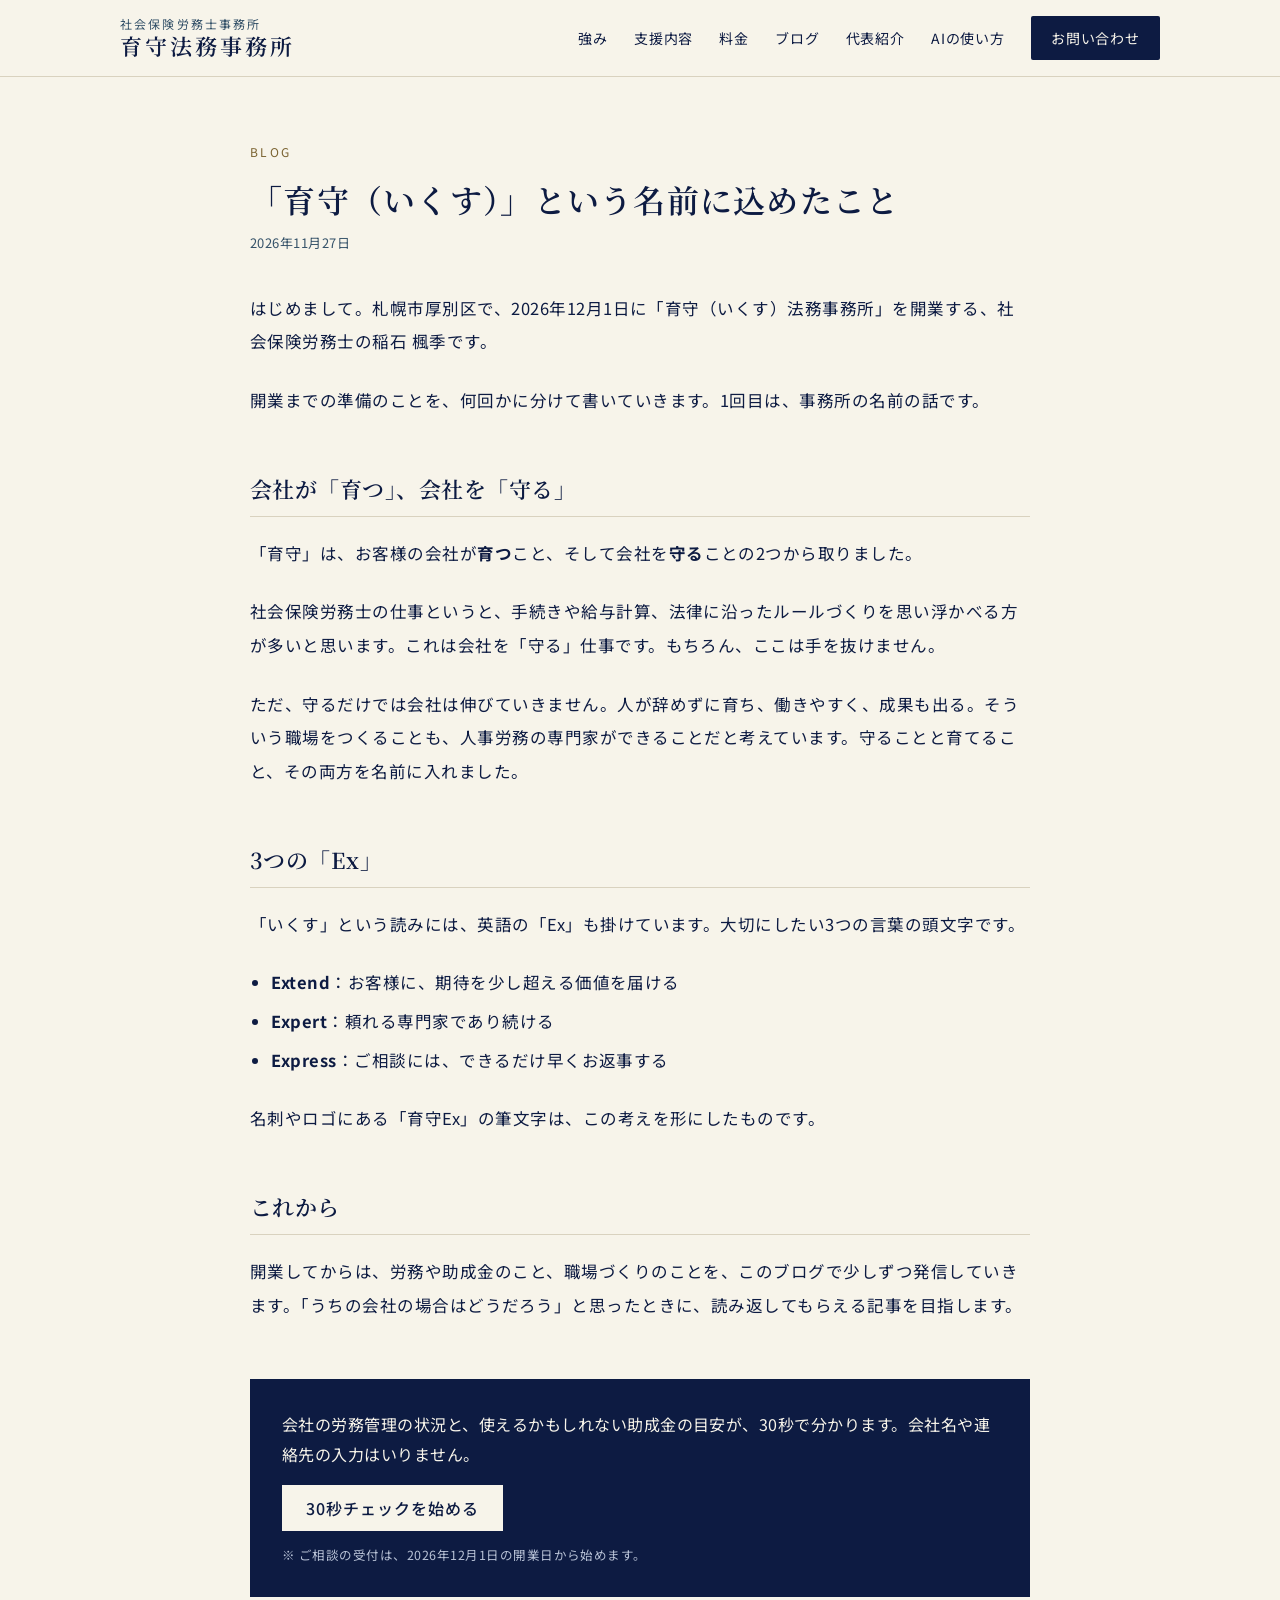
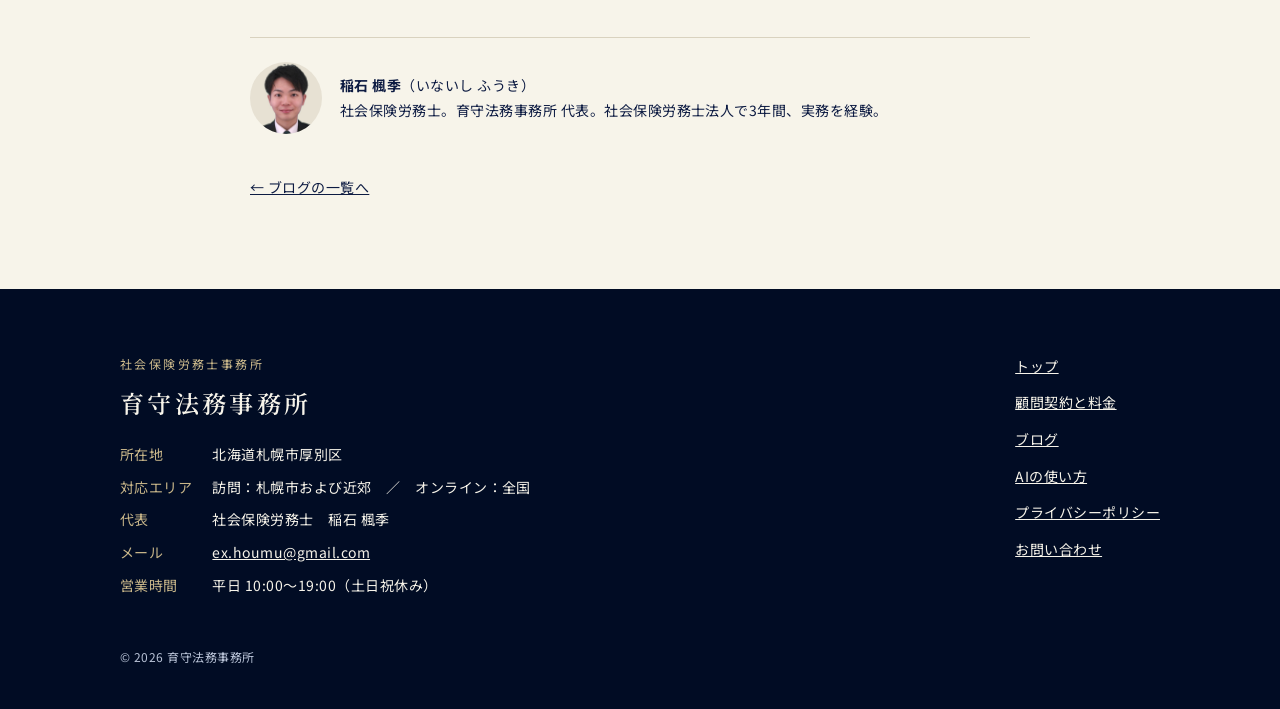
<file: blog/namae.html>
<!doctype html>
<html lang="ja">
<head>
<meta charset="utf-8">
<meta name="viewport" content="width=device-width, initial-scale=1">
<title>「育守（いくす）」という名前に込めたこと｜育守法務事務所</title>
<meta name="description" content="12月1日に開業する育守法務事務所。「育つ」と「守る」、そして3つの「Ex」。事務所の名前に込めた考えを書きました。">
<meta property="og:type" content="article">
<meta property="og:title" content="「育守（いくす）」という名前に込めたこと｜育守法務事務所">
<meta property="og:description" content="12月1日に開業する育守法務事務所。「育つ」と「守る」、そして3つの「Ex」。事務所の名前に込めた考えを書きました。">
<meta property="og:url" content="https://exhoumu.github.io/blog/namae.html">
<meta property="og:image" content="https://exhoumu.github.io/img/ogp.jpg">
<link rel="canonical" href="https://exhoumu.github.io/blog/namae.html">
<link rel="icon" type="image/png" href="../img/favicon.png">
<link rel="apple-touch-icon" href="../img/apple-touch-icon.png">
<link rel="preconnect" href="https://fonts.googleapis.com">
<link rel="preconnect" href="https://fonts.gstatic.com" crossorigin>
<link rel="stylesheet" href="https://fonts.googleapis.com/css2?family=Noto+Sans+JP:wght@400;500&amp;family=Noto+Serif+JP:wght@400;600&amp;display=swap">
<link rel="stylesheet" href="../css/site.css">
<style>
.bl{padding:64px 0 88px}
.bl .eb{margin:0;font-size:12px;letter-spacing:.2em;color:#7A6230}
.bl h1{font-family:'Noto Serif JP',serif;font-weight:600;font-size:32px;line-height:1.6;letter-spacing:.04em;margin:10px 0 6px}
.bl .date{font-size:13px;color:#355269;margin:0 0 36px}
.art{font-size:16.5px;line-height:2.05}
.art p{margin:0 0 1.5em}
.art h2{font-family:'Noto Serif JP',serif;font-weight:600;font-size:22px;line-height:1.6;margin:2.4em 0 .9em;padding-bottom:10px;border-bottom:1px solid #D9D2BF}
.art ul{margin:0 0 1.5em;padding-left:1.3em}
.art li{margin:.3em 0}
.art a{color:#0D1B42}
.cta{margin:56px 0 0;background:#0D1B42;color:#F7F4EA;padding:30px 32px}
.cta p{margin:0 0 16px;line-height:1.9}
.cta a.b{display:inline-flex;align-items:center;min-height:46px;padding:0 24px;background:#F7F4EA;color:#0D1B42;text-decoration:none;font-weight:500;letter-spacing:.06em}
.cta small{display:block;margin-top:12px;color:#B8C2D6;font-size:12.5px}
.by{margin:40px 0 0;display:flex;gap:18px;align-items:center;border-top:1px solid #D9D2BF;padding-top:24px}
.by img{width:72px;height:72px;object-fit:cover;border-radius:50%}
.by p{margin:0;font-size:14px;line-height:1.8}
.list{list-style:none;margin:0;padding:0;border-top:1px solid #D9D2BF}
.list li{border-bottom:1px solid #D9D2BF}
.list a{display:block;padding:24px 4px;text-decoration:none;color:#0D1B42}
.list .t{font-family:'Noto Serif JP',serif;font-weight:600;font-size:20px;line-height:1.6}
.list .d{font-size:13px;color:#355269}
.list .x{font-size:14.5px;color:#355269;margin-top:4px;line-height:1.8}
.back{margin:40px 0 0;font-size:14px}
@media (max-width:640px){.bl{padding:40px 0 64px}.bl h1{font-size:24px}.art{font-size:16px}.cta{padding:24px 20px}}
</style>
</head>
<body>
<div class="ik">
  <header class="hd">
    <div class="wrap">
      <a class="logo" href="../index.html"><small>社会保険労務士事務所</small><span>育守法務事務所</span></a>
      <nav class="nav" aria-label="メインメニュー">
        <a href="../index.html#strength">強み</a>
        <a href="../index.html#service">支援内容</a>
        <a href="../price.html">料金</a>
        <a href="../blog/">ブログ</a>
        <a href="../index.html#profile">代表紹介</a>
        <a href="../ai.html">AIの使い方</a>
        <a class="btn" href="../index.html#contact">お問い合わせ</a>
      </nav>
    </div>
  </header>
  <main class="bl">
    <div class="wrap narrow">
      <p class="eb">BLOG</p>
      <h1>「育守（いくす）」という名前に込めたこと</h1>
      <p class="date">2026年11月27日</p>
      <div class="art">
<p>はじめまして。札幌市厚別区で、2026年12月1日に「育守（いくす）法務事務所」を開業する、社会保険労務士の稲石 楓季です。</p>
<p>開業までの準備のことを、何回かに分けて書いていきます。1回目は、事務所の名前の話です。</p>
<h2>会社が「育つ」、会社を「守る」</h2>
<p>「育守」は、お客様の会社が<strong>育つ</strong>こと、そして会社を<strong>守る</strong>ことの2つから取りました。</p>
<p>社会保険労務士の仕事というと、手続きや給与計算、法律に沿ったルールづくりを思い浮かべる方が多いと思います。これは会社を「守る」仕事です。もちろん、ここは手を抜けません。</p>
<p>ただ、守るだけでは会社は伸びていきません。人が辞めずに育ち、働きやすく、成果も出る。そういう職場をつくることも、人事労務の専門家ができることだと考えています。守ることと育てること、その両方を名前に入れました。</p>
<h2>3つの「Ex」</h2>
<p>「いくす」という読みには、英語の「Ex」も掛けています。大切にしたい3つの言葉の頭文字です。</p>
<ul><li><strong>Extend</strong>：お客様に、期待を少し超える価値を届ける</li><li><strong>Expert</strong>：頼れる専門家であり続ける</li><li><strong>Express</strong>：ご相談には、できるだけ早くお返事する</li></ul>
<p>名刺やロゴにある「育守Ex」の筆文字は、この考えを形にしたものです。</p>
<h2>これから</h2>
<p>開業してからは、労務や助成金のこと、職場づくりのことを、このブログで少しずつ発信していきます。「うちの会社の場合はどうだろう」と思ったときに、読み返してもらえる記事を目指します。</p>
      </div>
      <div class="cta"><p>会社の労務管理の状況と、使えるかもしれない助成金の目安が、30秒で分かります。会社名や連絡先の入力はいりません。</p><a class="b" href="../check.html">30秒チェックを始める</a><small>※ ご相談の受付は、2026年12月1日の開業日から始めます。</small></div>
      <div class="by"><img src="../img/inaishi.jpg" alt="稲石 楓季"><p><strong>稲石 楓季</strong>（いないし ふうき）<br>社会保険労務士。育守法務事務所 代表。社会保険労務士法人で3年間、実務を経験。</p></div>
      <p class="back"><a href="./">← ブログの一覧へ</a></p>
    </div>
  </main>
  <footer class="ft">
    <div class="wrap">
      <div class="cols">
        <div>
          <p style="margin: 0; font-size: 12px; letter-spacing: 0.2em; color: #C9B78A">社会保険労務士事務所</p>
          <p class="serif" style="margin: 4px 0 0; font-weight: 600; font-size: 24px; letter-spacing: 0.14em">育守法務事務所</p>
          <dl>
            <dt>所在地</dt><dd>北海道札幌市厚別区</dd>
            <dt>対応エリア</dt><dd>訪問：札幌市および近郊　／　オンライン：全国</dd>
            <dt>代表</dt><dd>社会保険労務士　稲石 楓季</dd>
            <dt>メール</dt><dd><a href="mailto:ex.houmu@gmail.com">ex.houmu@gmail.com</a></dd>
            <dt>営業時間</dt><dd>平日 10:00〜19:00（土日祝休み）</dd>
          </dl>
        </div>
        <nav aria-label="フッターメニュー">
          <a href="../index.html">トップ</a>
          <a href="../price.html">顧問契約と料金</a>
          <a href="./">ブログ</a>
          <a href="../ai.html">AIの使い方</a>
          <a href="../policy.html">プライバシーポリシー</a>
          <a href="../index.html#contact">お問い合わせ</a>
        </nav>
      </div>
      <p style="margin: 48px 0 0; font-size: 12px; color: #B8C2D6">© 2026 育守法務事務所</p>
    </div>
  </footer>
</div>
</body>
</html>
</file>
<file: css/site.css>
/* 育守法務事務所 Webサイト 共通スタイル */
html{scroll-behavior:smooth;scroll-padding-top:90px}
body{margin:0;background:#F7F4EA}
a{color:#0D1B42}a:hover{color:#355269}
img{max-width:100%}
.ik{font-family:'Noto Sans JP',sans-serif;color:#0D1B42;background:#F7F4EA;font-size:16px;line-height:1.9;letter-spacing:0.03em}
.ik *{box-sizing:border-box}
.wrap{max-width:1120px;margin:0 auto;padding:0 40px}
.wrap.narrow{max-width:860px}
.serif{font-family:'Noto Serif JP',serif}

/* ヘッダー */
.hd{position:sticky;top:0;z-index:5;background:rgba(247,244,234,0.96);border-bottom:1px solid #D9D2BF}
.hd .wrap{display:flex;justify-content:space-between;align-items:center;gap:24px;min-height:76px;flex-wrap:wrap}
.logo{display:flex;flex-direction:column;text-decoration:none;line-height:1.3}
.logo small{font-size:12px;letter-spacing:0.18em;color:#355269}
.logo span{font-family:'Noto Serif JP',serif;font-weight:600;font-size:22px;letter-spacing:0.14em;color:#0D1B42}
.nav{display:flex;gap:26px;align-items:center;flex-wrap:wrap;font-size:14px}
.nav a{text-decoration:none;letter-spacing:0.06em}

/* ボタン */
.btn{display:inline-flex;align-items:center;justify-content:center;min-height:48px;padding:0 26px;background:#0D1B42;color:#F7F4EA !important;text-decoration:none;font-size:15px;letter-spacing:0.08em;border-radius:2px}
.btn:hover{background:#16264F}
.btn.line{background:transparent;color:#0D1B42 !important;border:1px solid #0D1B42}
.btn.line:hover{background:#FCFBF5}
.btn.light{background:#F7F4EA;color:#0D1B42 !important}
.btn.light:hover{background:#FCFBF5}
.nav .btn{min-height:44px;padding:0 20px;font-size:14px}

/* 見出し・本文 */
.sec{padding:112px 0}
.eyebrow{font-family:'Noto Serif JP',serif;font-size:13px;letter-spacing:0.24em;color:#7A6230;margin:0 0 12px}
.h1{font-family:'Noto Serif JP',serif;font-weight:600;font-size:30px;letter-spacing:0.06em;margin:0 0 28px;line-height:1.5}
.h2{font-family:'Noto Serif JP',serif;font-weight:600;font-size:32px;line-height:1.5;letter-spacing:0.06em;margin:0 0 20px}
.h3{font-family:'Noto Serif JP',serif;font-weight:600;font-size:20px;letter-spacing:0.05em;margin:0 0 14px}
.lead{font-size:17px;line-height:2;color:#355269;margin:0}
.nt{margin:0;font-size:13px;line-height:1.75;color:#355269}
.rule{border:0;border-top:1px solid #C9B78A;margin:0}
.deep{background:#0D1B42;color:#F7F4EA}
.deep .eyebrow{color:#C9B78A}
.deep .lead{color:#B8C2D6}

/* カード・リスト */
.grid3{display:grid;grid-template-columns:repeat(3,1fr);gap:24px}
.card{background:#FCFBF5;border-top:2px solid #0D1B42;padding:28px 28px 30px}
.card h3{font-family:'Noto Serif JP',serif;font-weight:600;font-size:19px;margin:6px 0 14px;letter-spacing:0.04em;line-height:1.6}
.num{font-family:'Noto Serif JP',serif;font-size:14px;color:#7A6230;letter-spacing:0.1em}
.list{margin:0;padding:0;list-style:none;display:flex;flex-direction:column;gap:8px}
.list li{font-size:14.5px;line-height:1.75;padding-left:16px;position:relative}
.list li::before{content:"";position:absolute;left:0;top:0.9em;width:7px;height:1px;background:#0D1B42}
.price{font-family:'Noto Serif JP',serif;font-weight:600;font-size:30px;margin:10px 0 0}
.price small{font-family:'Noto Sans JP',sans-serif;font-weight:400;font-size:14px;margin-left:4px}

/* 強み */
.str-row{display:grid;grid-template-columns:48px 300px 1fr;gap:16px;align-items:baseline;padding:22px 0;border-bottom:1px solid #D9D2BF}
.str-row .num{font-size:18px}
.str-row h3{font-family:'Noto Serif JP',serif;font-weight:600;font-size:19px;margin:0;letter-spacing:0.04em}
.str-row p{margin:0;font-size:15.5px;line-height:1.85}

/* お問い合わせフォーム */
.form-box{margin-top:40px;background:#F7F4EA;border-radius:2px;overflow:hidden}
.form-box iframe{display:block;width:100%;height:1750px;border:0}

/* 料金ページ */
.page-sub .sec{padding:88px 0}
.page-sub .h2{font-size:28px;margin-bottom:18px}
.page-sub .card{padding:28px 26px 30px;display:flex;flex-direction:column;gap:14px}
.page-sub .card h3{font-size:20px;margin:0}
.page-sub .price{margin:0}
.tbl{width:100%;border-collapse:collapse;font-size:15px}
.tbl th,.tbl td{border-bottom:1px solid #D9D2BF;padding:12px 14px;text-align:left;vertical-align:top}
.tbl td.r{text-align:right;white-space:nowrap;font-variant-numeric:tabular-nums}
.tbl thead th{background:#0D1B42;color:#F7F4EA;font-family:'Noto Serif JP',serif;font-weight:600}
.scroll{overflow-x:auto}
.two{display:grid;grid-template-columns:1fr 1fr;gap:48px}
.basis{background:#0D1B42;color:#F7F4EA;padding:26px 32px;display:grid;grid-template-columns:120px 1fr;gap:10px 20px;font-size:15px;line-height:1.85}
.basis .lbl{font-family:'Noto Serif JP',serif;font-weight:600;color:#C9B78A}
.cond{counter-reset:c;margin:0;padding:0;list-style:none;display:flex;flex-direction:column;border-top:1px solid #D9D2BF}
.cond li{padding:20px 0 20px 52px;border-bottom:1px solid #D9D2BF;position:relative}
.cond li::before{counter-increment:c;content:counter(c);position:absolute;left:0;top:18px;font-family:'Noto Serif JP',serif;font-size:22px;color:#7A6230}
.cond h4{font-family:'Noto Serif JP',serif;font-weight:600;font-size:17px;margin:0 0 6px}
.cond p{margin:0;font-size:15px;line-height:1.85}

/* ポリシーページ */
.doc p{margin:0 0 18px}
.doc h3{font-family:'Noto Serif JP',serif;font-weight:600;font-size:18px;margin:36px 0 10px;padding-top:20px;border-top:1px solid #D9D2BF}
.doc ul{margin:0 0 18px;padding-left:1.4em}
.doc li{margin-bottom:4px}

/* フッター */
.ft{background:#010C24;color:#F7F4EA;padding:64px 0 40px;font-size:14px}
.ft a{color:#F7F4EA}
.ft .cols{display:flex;justify-content:space-between;gap:40px;flex-wrap:wrap}
.ft dl{display:grid;grid-template-columns:auto 1fr;gap:6px 20px;margin:16px 0 0}
.ft dt{color:#C9B78A}
.ft dd{margin:0}
.ft nav{display:flex;flex-direction:column;gap:10px}

/* スマートフォン */
@media (max-width:860px){
.wrap{padding:0 22px}
.sec,.page-sub .sec{padding:68px 0}
.h2,.page-sub .h2{font-size:22px}
.hd{position:relative}
.hd .wrap{min-height:0;padding-top:12px;padding-bottom:12px;gap:10px}
.h1{font-size:24px}
.grid3,.two{grid-template-columns:1fr}
.hero-grid{grid-template-columns:1fr !important}
.hero h1{font-size:30px !important}
.hero{padding:56px 0 48px !important}
.nav{gap:12px 16px;font-size:13px}
.prof{grid-template-columns:1fr !important}
.str-row{grid-template-columns:32px 1fr;gap:6px 12px}
.str-row p{grid-column:2}
.basis{grid-template-columns:1fr;gap:4px;padding:22px}
.basis .lbl{margin-top:10px}
.form-box iframe{height:1900px}
.pc-only{display:none}
}
</file>
